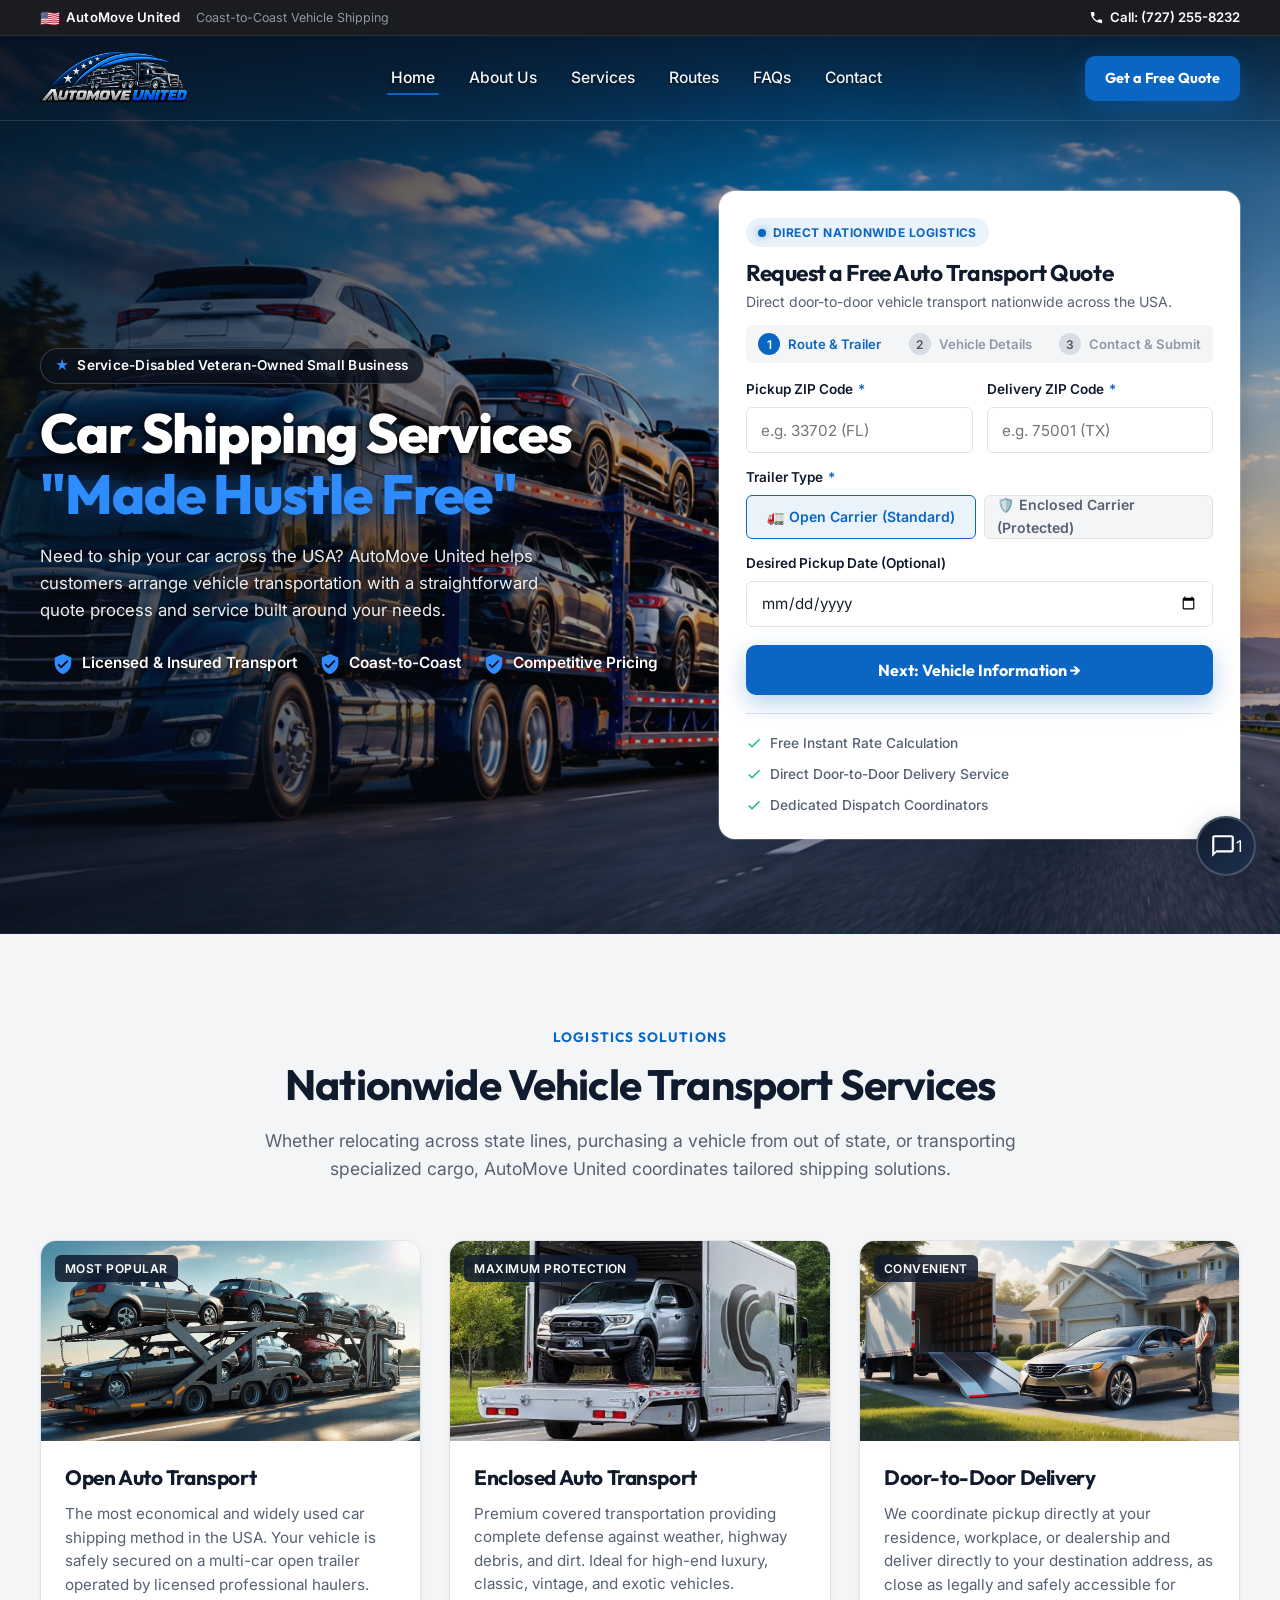
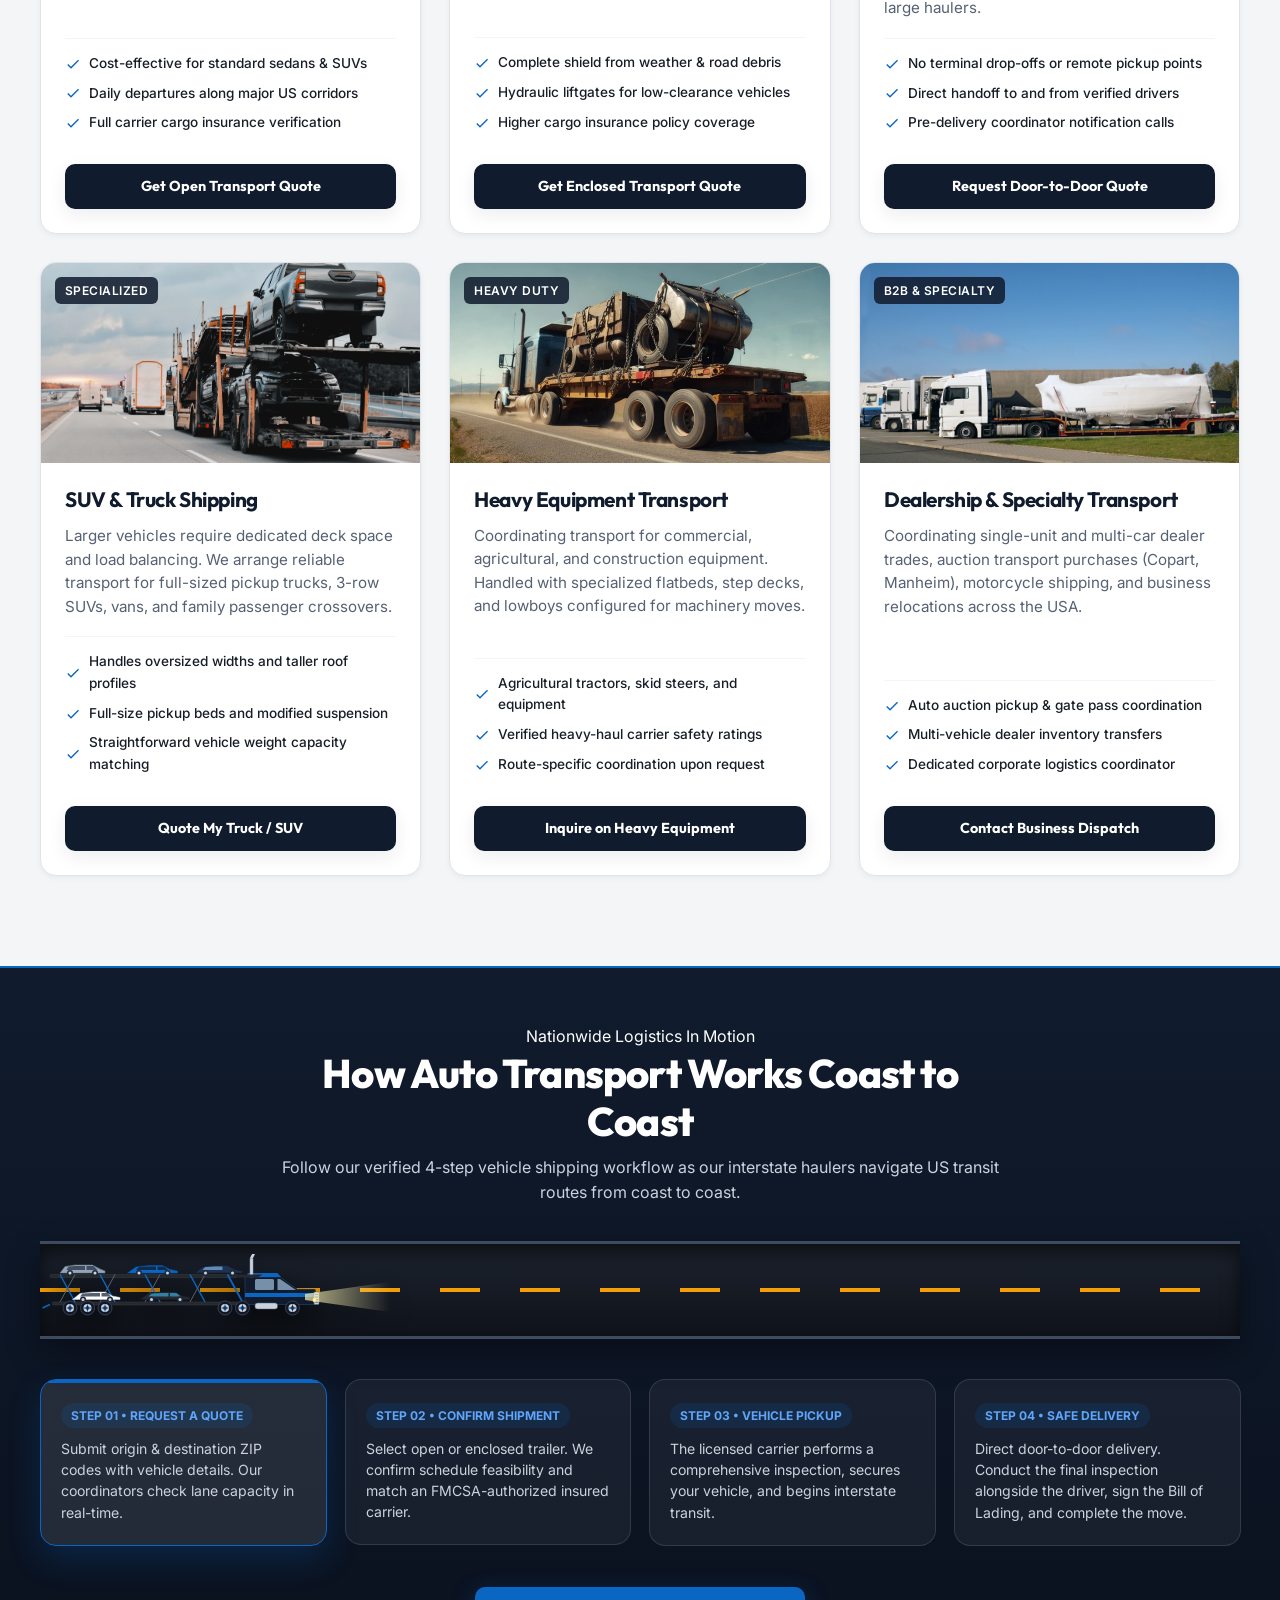
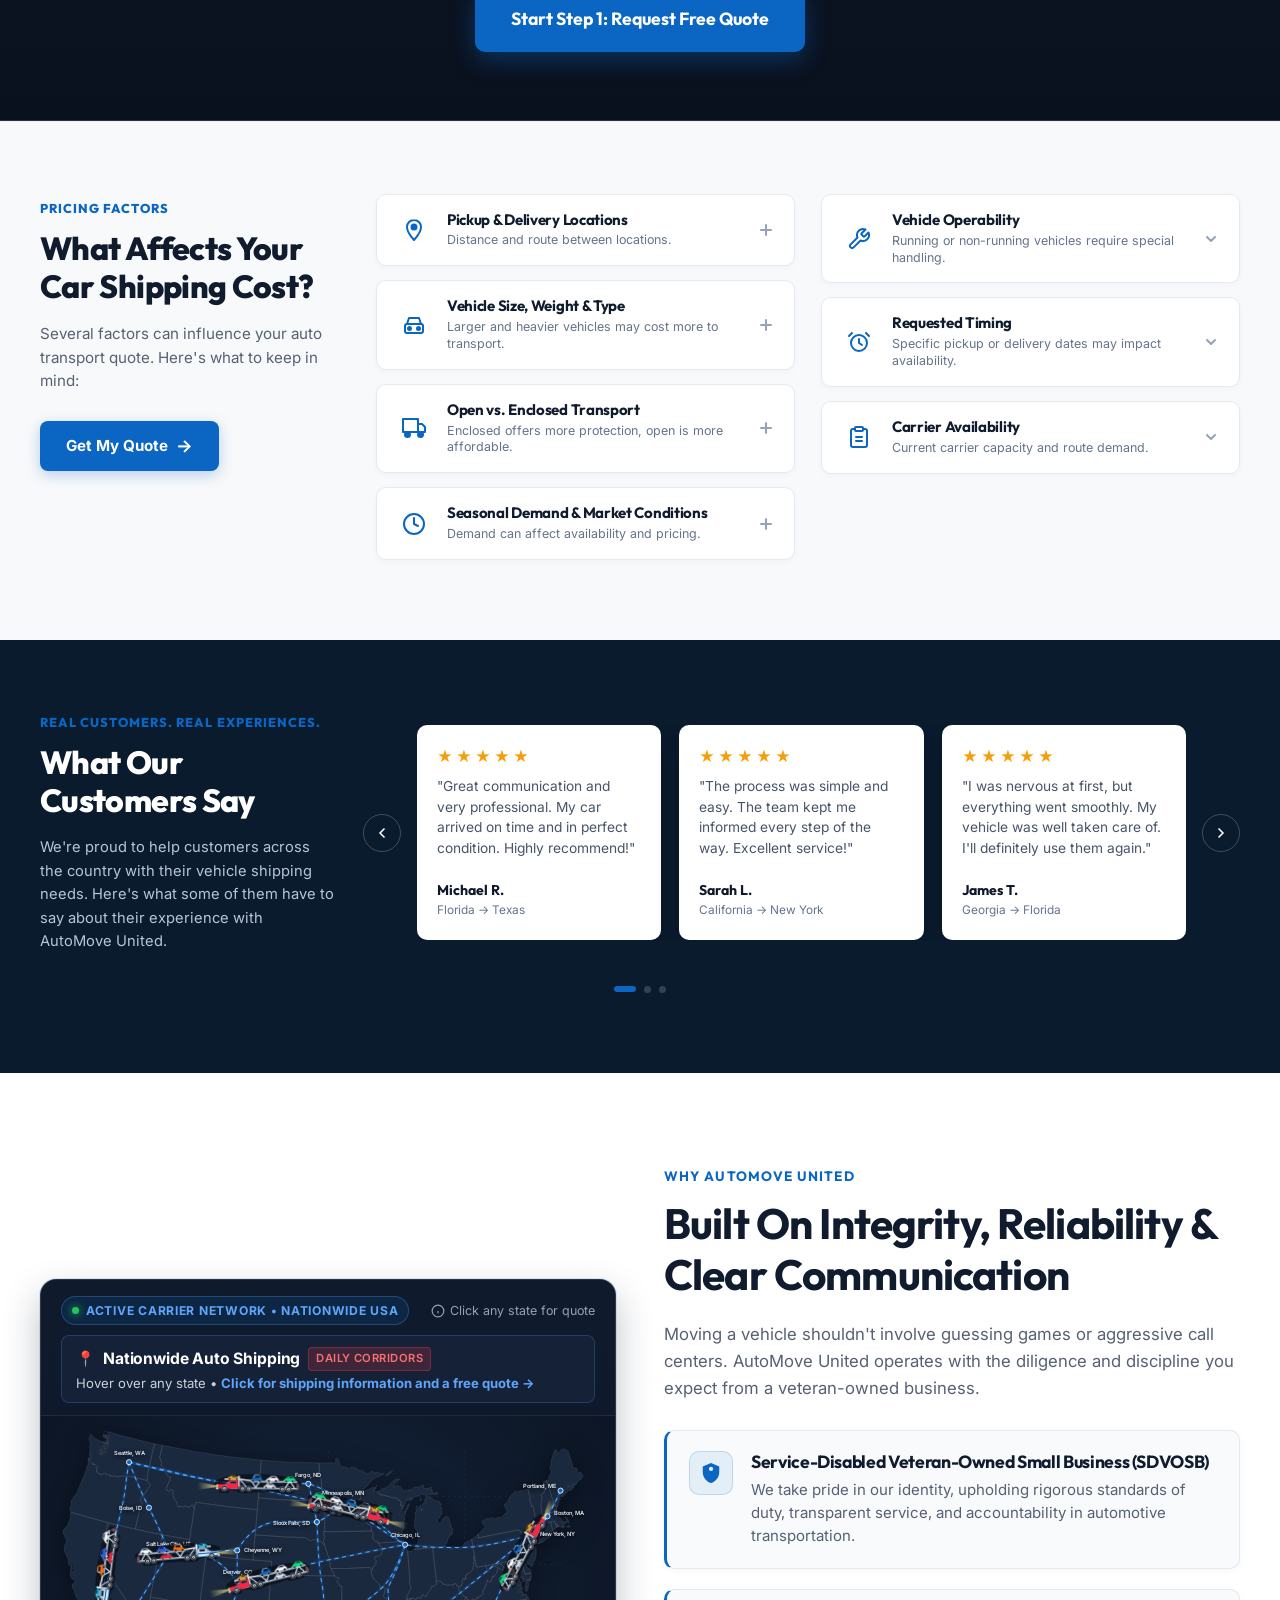
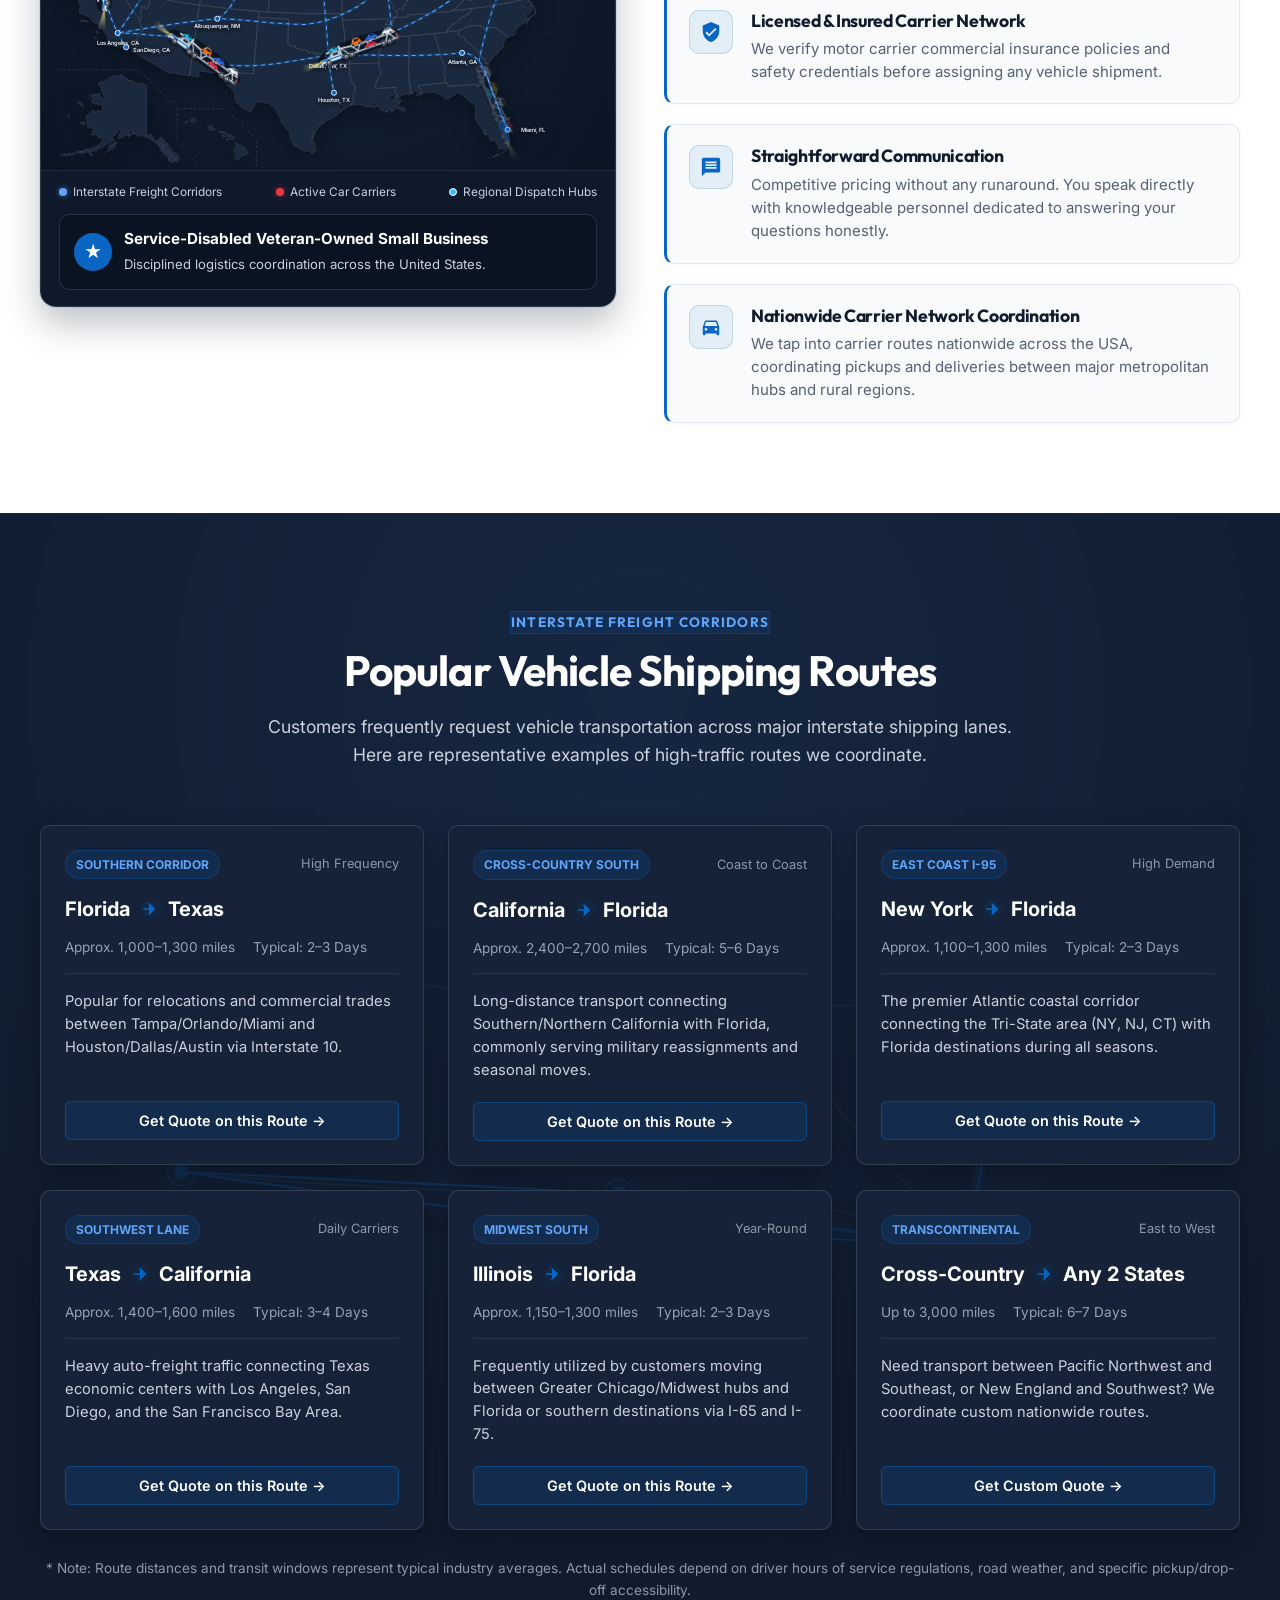
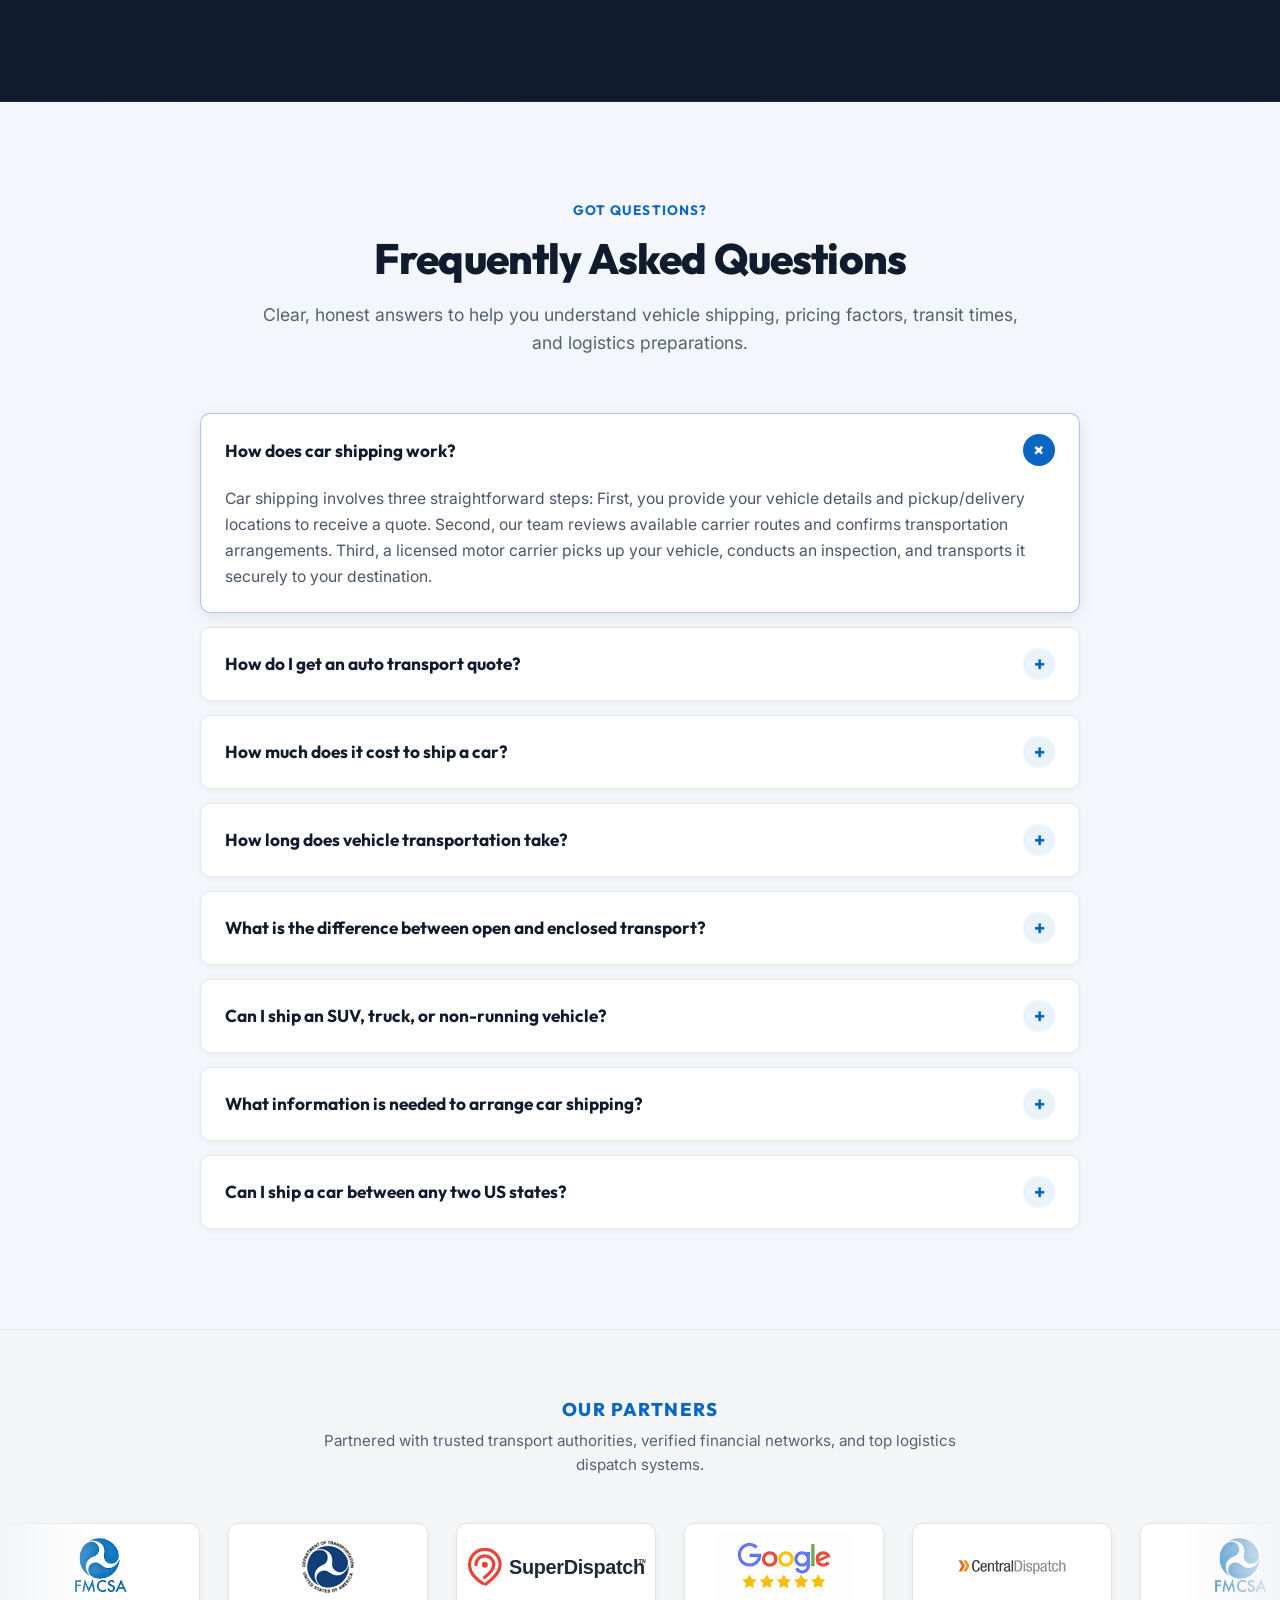
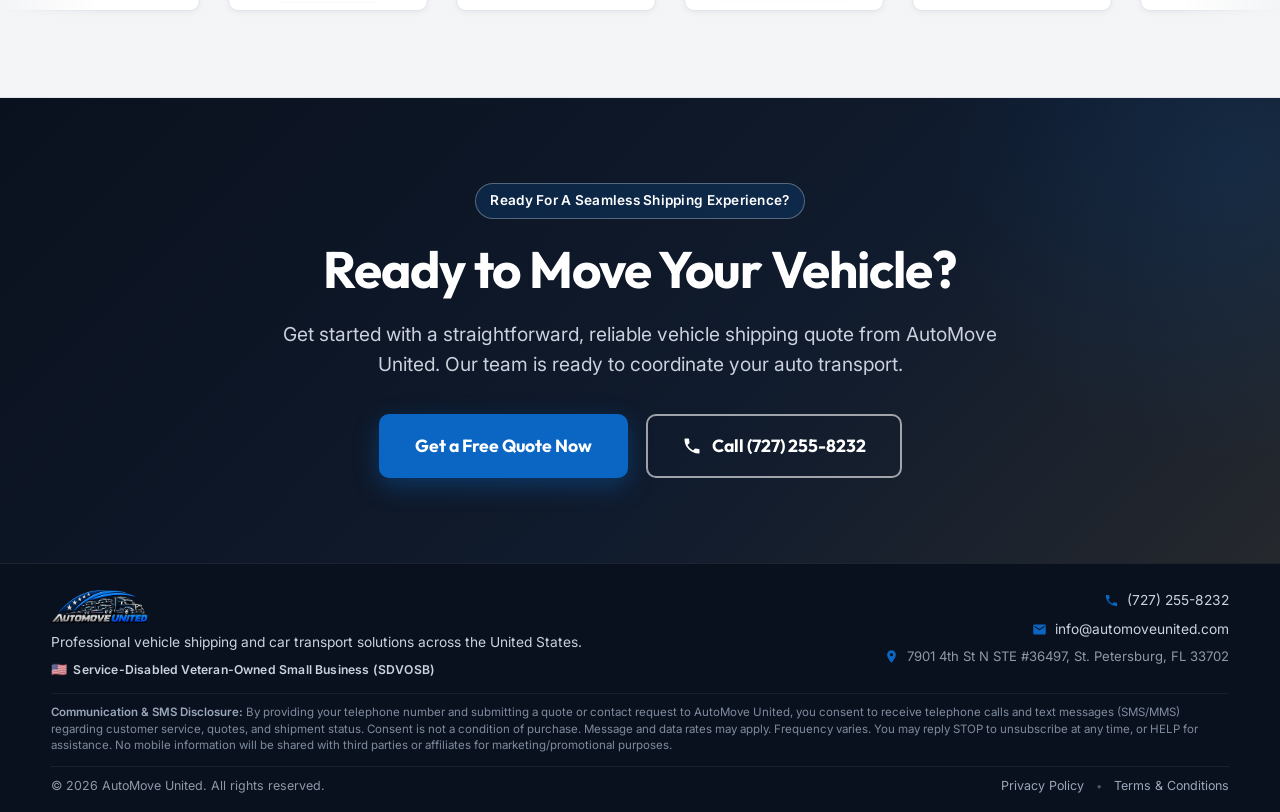
<file: index.html>
<!DOCTYPE html>
<html lang="en">

<head>
  <meta charset="utf-8">
  <title>AutoMove United | Car Shipping Services &amp; Auto Transport</title>
  <meta name="description"
    content="Need to ship your car across the USA? Request a fast, transparent vehicle shipping quote from AutoMove United. Service-Disabled Veteran-Owned Small Business.">
  <meta name="viewport" content="width=device-width, initial-scale=1">
  <link rel="canonical" href="https://automoveunited.com/">

  <!-- Open Graph / Social Sharing -->
  <meta property="og:type" content="website">
  <meta property="og:title" content="AutoMove United | Car Shipping Services &amp; Auto Transport">
  <meta property="og:description"
    content="Need to ship your car across the USA? AutoMove United provides straightforward vehicle transportation quotes and dependable car shipping logistics.">
  <meta property="og:url" content="https://automoveunited.com/">
  <meta property="og:image" content="https://automoveunited.com/images/AMU.png">
  <meta property="og:site_name" content="AutoMove United">

  <!-- Twitter Card -->
  <meta name="twitter:card" content="summary_large_image">
  <meta name="twitter:title" content="AutoMove United | Car Shipping Services &amp; Auto Transport">
  <meta name="twitter:description"
    content="Need to ship your car across the USA? Request a reliable auto transport quote from AutoMove United.">
  <meta name="twitter:image" content="https://automoveunited.com/images/AMU.png">

  <!-- Favicons -->
  <link href="images/favicon.png" rel="shortcut icon" type="image/x-icon">
  <link href="images/webclip.png" rel="apple-touch-icon">

  <!-- Stylesheets -->
  <link rel="stylesheet" href="css/amu-redesign.css?v=3.5">

  <!-- Google Analytics (GA4) -->
  <script async src="https://www.googletagmanager.com/gtag/js?id=G-W89MC73MGH"></script>
  <script>
    window.dataLayer = window.dataLayer || [];
    function gtag() { dataLayer.push(arguments); }
    gtag('js', new Date());
    gtag('config', 'G-W89MC73MGH');
  </script>

  <!-- Structured Data: AutoTransport / WebSite & FAQPage Schema -->
  <script type="application/ld+json">
  {
    "@context": "https://schema.org",
    "@graph": [
      {
        "@type": "WebSite",
        "@id": "https://automoveunited.com/#website",
        "url": "https://automoveunited.com/",
        "name": "AutoMove United",
        "description": "Professional car shipping services and vehicle logistics across the United States.",
        "publisher": {
          "@id": "https://automoveunited.com/#organization"
        }
      },
      {
        "@type": "AutoTransport",
        "@id": "https://automoveunited.com/#organization",
        "name": "AutoMove United",
        "url": "https://automoveunited.com/",
        "logo": "https://automoveunited.com/images/AMU.png",
        "image": "https://automoveunited.com/images/AMU.png",
        "telephone": "+1-727-255-8232",
        "email": "info@automoveunited.com",
        "description": "AutoMove United is a Service-Disabled Veteran-Owned Small Business providing dependable vehicle shipping and auto transport logistics across the United States.",
        "address": {
          "@type": "PostalAddress",
          "streetAddress": "7901 4th St N STE #36497",
          "addressLocality": "St. Petersburg",
          "addressRegion": "FL",
          "postalCode": "33702",
          "addressCountry": "US"
        },
        "areaServed": {
          "@type": "Country",
          "name": "United States"
        },
        "knowsAbout": [
          "Car Shipping",
          "Auto Transport",
          "Open Auto Transport",
          "Enclosed Auto Transport",
          "Interstate Vehicle Transportation",
          "Door-to-Door Vehicle Delivery"
        ]
      },
      {
        "@type": "FAQPage",
        "@id": "https://automoveunited.com/#faq",
        "mainEntity": [
          {
            "@type": "Question",
            "name": "How does car shipping work?",
            "acceptedAnswer": {
              "@type": "Answer",
              "text": "Car shipping involves three straightforward steps: First, you provide your vehicle details and pickup/delivery locations to receive a quote. Second, our team reviews available carrier routes and confirms transportation arrangements. Third, a licensed motor carrier picks up your vehicle, conducts an inspection, and transports it securely to your destination."
            }
          },
          {
            "@type": "Question",
            "name": "How do I get an auto transport quote?",
            "acceptedAnswer": {
              "@type": "Answer",
              "text": "You can get a free, no-obligation quote by completing the quick quote form on our website or by calling our dispatch team directly at (727) 255-8232. You will need the vehicle year, make, model, operable condition, origin ZIP code, and destination ZIP code."
            }
          },
          {
            "@type": "Question",
            "name": "How much does it cost to ship a car?",
            "acceptedAnswer": {
              "@type": "Answer",
              "text": "The cost to ship a car depends on total distance, vehicle size and weight, vehicle operating condition, carrier trailer type (open vs enclosed), seasonal demand, and fuel prices. Submitting your specific route and vehicle details allows us to provide an accurate, up-to-date quote based on current market capacity."
            }
          },
          {
            "@type": "Question",
            "name": "How long does vehicle transportation take?",
            "acceptedAnswer": {
              "@type": "Answer",
              "text": "Transit times vary primarily by total mileage. Short regional shipments (under 500 miles) typically take 1 to 3 days, medium-distance routes (500 to 1,500 miles) usually take 3 to 5 days, and cross-country shipments (over 2,000 miles) generally take 6 to 9 days, depending on route conditions, weather, and mandatory federal driver hours of service regulations."
            }
          },
          {
            "@type": "Question",
            "name": "What is the difference between open and enclosed transport?",
            "acceptedAnswer": {
              "@type": "Answer",
              "text": "Open transport is the most common and economical shipping method, where vehicles travel on open multi-car trailers. Enclosed transport protects vehicles inside a fully enclosed trailer, shielding them from road debris and weather. Enclosed transport is ideal for luxury, classic, exotic, or high-value automobiles."
            }
          },
          {
            "@type": "Question",
            "name": "Can I ship an SUV, truck, or non-running vehicle?",
            "acceptedAnswer": {
              "@type": "Answer",
              "text": "Yes. We coordinate transport for SUVs, light trucks, vans, and non-running (inoperable) vehicles. For inoperable cars, carriers must be equipped with specialized winching equipment to safely load and unload the vehicle, which should be noted during the quote request."
            }
          },
          {
            "@type": "Question",
            "name": "What information is needed to arrange car shipping?",
            "acceptedAnswer": {
              "@type": "Answer",
              "text": "To coordinate your vehicle shipment, you will need the exact vehicle year, make, model, whether it rolls and steers (operable), pickup and delivery ZIP codes or addresses, contact information for pickup and delivery coordinators, and your desired shipping timeframe."
            }
          },
          {
            "@type": "Question",
            "name": "Can I ship a car between any two US states?",
            "acceptedAnswer": {
              "@type": "Answer",
              "text": "Yes, AutoMove United coordinates auto transport across the United States. Whether moving across state lines or coast-to-coast, we arrange carrier routes connecting metropolitan areas and rural locations nationwide."
            }
          }
        ]
      }
    ]
  }
  </script>
</head>

<body>
  <!-- Top Announcement Bar -->
  <div class="amu-topbar">
    <div class="amu-container">
      <div class="amu-topbar-inner">
        <div class="amu-topbar-left">
          <span class="amu-topbar-pill"><span class="amu-topbar-flag">🇺🇸</span>AutoMove United</span>
          <span class="amu-topbar-meta">Coast-to-Coast Vehicle Shipping</span>
        </div>
        <div class="amu-topbar-right">
          <a href="tel:7272558232" class="amu-topbar-contact" aria-label="Call AutoMove United">
            <svg width="15" height="15" viewBox="0 0 24 24" fill="currentColor">
              <path
                d="M6.62 10.79a15.053 15.053 0 006.59 6.59l2.2-2.2a1 1 0 011.02-.24c1.12.37 2.33.57 3.57.57a1 1 0 011 1V20a1 1 0 01-1 1A17 17 0 013 4a1 1 0 011-1h3.5a1 1 0 011 1c0 1.25.2 2.45.57 3.57a1 1 0 01-.25 1.02l-2.2 2.2z" />
            </svg>
            Call: (727) 255-8232
          </a>
        </div>
      </div>
    </div>
  </div>

  <!-- Sticky Header & Navigation -->
  <header class="amu-header" id="amu-header">
    <div class="amu-container">
      <nav class="amu-nav-inner" aria-label="Main Navigation">
        <a href="index.html" class="amu-logo-link" aria-label="AutoMove United Homepage">
          <img src="images/AMU.png" alt="AutoMove United Official Logo" class="amu-logo-img">
        </a>

        <ul class="amu-nav-menu">
          <li><a href="index.html" class="amu-nav-link active">Home</a></li>
          <li><a href="about.html" class="amu-nav-link">About Us</a></li>
          <li><a href="services.html" class="amu-nav-link">Services</a></li>
          <li><a href="#popular-routes" class="amu-nav-link">Routes</a></li>
          <li><a href="#faq" class="amu-nav-link">FAQs</a></li>
          <li><a href="contact.html" class="amu-nav-link">Contact</a></li>
        </ul>

        <div class="amu-nav-actions">
          <a href="#amu-hero-quote-form" class="amu-btn amu-btn-primary amu-btn-sm amu-btn-glow"
            data-open-quote-modal>Get a
            Free Quote</a>
          <!-- Animated Hamburger Button -->
          <button class="amu-mobile-toggle" aria-label="Open mobile navigation menu" aria-expanded="false"
            type="button">
            <span class="amu-hamburger-box" aria-hidden="true">
              <span class="amu-hamburger-line"></span>
              <span class="amu-hamburger-line"></span>
              <span class="amu-hamburger-line"></span>
            </span>
          </button>
        </div>
      </nav>
    </div>
  </header>

  <!-- Mobile Drawer Menu -->
  <div class="amu-mobile-nav" id="amu-mobile-nav" role="dialog" aria-label="Mobile Navigation">
    <div>
      <div class="amu-mobile-header">
        <img src="images/AMU.png" alt="AutoMove United Official Logo" class="amu-mobile-logo">
        <button class="amu-mobile-close" aria-label="Close menu">&times;</button>
      </div>
      <ul class="amu-mobile-links">
        <li><a href="index.html" class="active"><span>Home</span><span aria-hidden="true">&rarr;</span></a></li>
        <li><a href="about.html"><span>About Us</span><span aria-hidden="true">&rarr;</span></a></li>
        <li><a href="services.html"><span>Services</span><span aria-hidden="true">&rarr;</span></a></li>
        <li><a href="#popular-routes"><span>Shipping Routes</span><span aria-hidden="true">&rarr;</span></a></li>
        <li><a href="#faq"><span>Frequently Asked Questions</span><span aria-hidden="true">&rarr;</span></a></li>
        <li><a href="contact.html"><span>Contact Us</span><span aria-hidden="true">&rarr;</span></a></li>
      </ul>
    </div>
    <div class="amu-mobile-footer">
      <a href="tel:7272558232" class="amu-mobile-call-btn">
        <svg width="18" height="18" viewBox="0 0 24 24" fill="currentColor" aria-hidden="true">
          <path
            d="M6.62 10.79a15.053 15.053 0 006.59 6.59l2.2-2.2a1 1 0 011.02-.24c1.12.37 2.33.57 3.57.57a1 1 0 011 1V20a1 1 0 01-1 1A17 17 0 013 4a1 1 0 011-1h3.5a1 1 0 011 1c0 1.25.2 2.45.57 3.57a1 1 0 01-.25 1.02l-2.2 2.2z" />
        </svg>
        Call Dispatch: (727) 255-8232
      </a>
      <a href="#amu-hero-quote-form" class="amu-btn amu-btn-primary amu-btn-full amu-btn-glow" data-open-quote-modal>Get
        a Free
        Quote</a>
      <p style="font-size:0.75rem; color:#8E98A8; text-align:center; margin-top:8px; margin-bottom:0;">
        🇺🇸 Service-Disabled Veteran-Owned Small Business
      </p>
    </div>
  </div>


  <main>
    <!-- Section 1: Hero Section + Quick Quote Form -->
    <section class="amu-hero" id="quote-section">
      <!-- Animated Cinematic Depth Background Layer -->
      <div class="amu-hero-bg-layer" aria-hidden="true"></div>

      <div class="amu-container">
        <div class="amu-hero-inner">

          <!-- Hero Text Column -->
          <div class="amu-hero-content">
            <div class="amu-hero-tag">
              <span class="amu-badge amu-badge-sdvosb">
                <span class="star-icon">★</span> Service-Disabled Veteran-Owned Small Business
              </span>
            </div>

            <h1 class="amu-hero-title">
              Car Shipping Services<br><span class="highlight-blue">"Made Hustle Free"</span>
            </h1>

            <p class="amu-hero-desc">
              Need to ship your car across the USA? AutoMove United helps customers arrange vehicle transportation with
              a straightforward quote process and service built around your needs.
            </p>

            <div class="amu-hero-trust-bar">
              <div class="amu-hero-trust-item">
                <svg width="22" height="22" viewBox="0 0 24 24" fill="currentColor" aria-hidden="true">
                  <path
                    d="M12 1L3 5v6c0 5.55 3.84 10.74 9 12 5.16-1.26 9-6.45 9-12V5l-9-4zm-2 16l-4-4 1.41-1.41L10 14.17l6.59-6.59L18 9l-8 8z" />
                </svg>
                <span>Licensed &amp; Insured Transport</span>
              </div>
              <div class="amu-hero-trust-item">
                <svg width="22" height="22" viewBox="0 0 24 24" fill="currentColor" aria-hidden="true">
                  <path
                    d="M12 1L3 5v6c0 5.55 3.84 10.74 9 12 5.16-1.26 9-6.45 9-12V5l-9-4zm-2 16l-4-4 1.41-1.41L10 14.17l6.59-6.59L18 9l-8 8z" />
                </svg>
                <span>Coast-to-Coast</span>
              </div>
              <div class="amu-hero-trust-item">
                <svg width="22" height="22" viewBox="0 0 24 24" fill="currentColor" aria-hidden="true">
                  <path
                    d="M12 1L3 5v6c0 5.55 3.84 10.74 9 12 5.16-1.26 9-6.45 9-12V5l-9-4zm-2 16l-4-4 1.41-1.41L10 14.17l6.59-6.59L18 9l-8 8z" />
                </svg>
                <span>Competitive Pricing</span>
              </div>
            </div>
          </div>

          <!-- Hero Quote Form Column -->
          <div class="amu-hero-form-card" id="hero-quote-card">
            <div class="amu-hero-form-header">
              <div class="amu-starter-badge">
                <span class="amu-starter-dot" aria-hidden="true"></span>
                <span>Direct Nationwide Logistics</span>
              </div>
              <h2 class="amu-hero-form-title">Request a Free Auto Transport Quote</h2>
              <p class="amu-hero-form-subtitle">Direct door-to-door vehicle transport nationwide across the USA.
              </p>
            </div>

            <!-- Dynamic State Context Chip / Badge -->
            <div class="amu-modal-state-badge" id="amu-modal-state-badge" style="display:none;">
              <span>📍 Selected State: <strong id="amu-modal-state-name">New York</strong> (Pre-filled as Pickup
                location)</span>
              <button type="button" class="amu-modal-state-clear" id="amu-modal-state-clear"
                aria-label="Clear selected state" title="Clear selected state">&times;</button>
            </div>

            <!-- Form Multi-Step Progress Tracker -->
            <div class="amu-form-progress" aria-hidden="true">
              <div class="amu-progress-step active" data-step-indicator="1">
                <span class="amu-step-num">1</span>
                <span>Route &amp; Trailer</span>
              </div>
              <div class="amu-progress-step" data-step-indicator="2">
                <span class="amu-step-num">2</span>
                <span>Vehicle Details</span>
              </div>
              <div class="amu-progress-step" data-step-indicator="3">
                <span class="amu-step-num">3</span>
                <span>Contact &amp; Submit</span>
              </div>
            </div>

            <form id="amu-hero-quote-form" method="post" novalidate>
              <!-- Anti-Spam Honeypot Field -->
              <div class="amu-hp" aria-hidden="true">
                <label for="amu-hp-website">Leave blank</label>
                <input type="text" id="amu-hp-website" class="amu-hp-input" name="amu_website_field" tabindex="-1"
                  autocomplete="off">
              </div>

              <!-- STEP 1: ROUTE & TRAILER TYPE -->
              <div class="amu-form-step active" data-step="1">
                <div class="amu-form-grid">
                  <div class="amu-form-group">
                    <label class="amu-form-label" for="hero-pick-zip">
                      Pickup ZIP Code <span class="req">*</span>
                    </label>
                    <input type="text" id="hero-pick-zip" name="Pick-Up-ZIP-Code" class="amu-form-control"
                      placeholder="e.g. 33702 (FL)" maxlength="10" inputmode="numeric" pattern="[0-9]*"
                      autocomplete="postal-code" required>
                  </div>
                  <div class="amu-form-group">
                    <label class="amu-form-label" for="hero-drop-zip">
                      Delivery ZIP Code <span class="req">*</span>
                    </label>
                    <input type="text" id="hero-drop-zip" name="Drop-Off-Zip-Code" class="amu-form-control"
                      placeholder="e.g. 75001 (TX)" maxlength="10" inputmode="numeric" pattern="[0-9]*"
                      autocomplete="postal-code" required>
                  </div>
                </div>

                <div class="amu-form-group">
                  <label class="amu-form-label">
                    Trailer Type <span class="req">*</span>
                  </label>
                  <div class="amu-radio-pills">
                    <label class="amu-radio-pill">
                      <input type="radio" name="Trailer-Type" value="Open" checked>
                      <span class="amu-radio-pill-box">
                        <span>🚛 Open Carrier (Standard)</span>
                      </span>
                    </label>
                    <label class="amu-radio-pill">
                      <input type="radio" name="Trailer-Type" value="Enclosed">
                      <span class="amu-radio-pill-box">
                        <span>🛡️ Enclosed Carrier (Protected)</span>
                      </span>
                    </label>
                  </div>
                </div>

                <div class="amu-form-group">
                  <label class="amu-form-label" for="hero-date">
                    Desired Pickup Date (Optional)
                  </label>
                  <input type="date" id="hero-date" name="Preferred Vehicle Delivery Date" class="amu-form-control">
                </div>

                <div class="amu-form-nav">
                  <button type="button" class="amu-btn amu-btn-primary amu-btn-full amu-next-step-1">
                    Next: Vehicle Information &rarr;
                  </button>
                </div>
              </div>

              <!-- STEP 2: VEHICLE DETAILS -->
              <div class="amu-form-step" data-step="2">
                <div class="amu-form-grid">
                  <div class="amu-form-group">
                    <label class="amu-form-label" for="hero-vehicle-year">
                      Vehicle Year <span class="req">*</span>
                    </label>
                    <select id="hero-vehicle-year" name="Vehicle Make (Year)" class="amu-form-control amu-year-select"
                      required>
                      <option value="">Select Year</option>
                    </select>
                  </div>
                  <div class="amu-form-group">
                    <label class="amu-form-label" for="hero-vehicle-make">
                      Vehicle Make <span class="req">*</span>
                    </label>
                    <input type="text" id="hero-vehicle-make" name="Vehicle-Make-Brand" class="amu-form-control"
                      placeholder="e.g. Ford, Toyota, BMW" autocomplete="off" required>
                  </div>
                </div>

                <div class="amu-form-grid">
                  <div class="amu-form-group">
                    <label class="amu-form-label" for="hero-vehicle-model">
                      Vehicle Model <span class="req">*</span>
                    </label>
                    <input type="text" id="hero-vehicle-model" name="Vehicle-Model" class="amu-form-control"
                      placeholder="e.g. F-150, Camry, X5" autocomplete="off" required>
                  </div>
                  <div class="amu-form-group">
                    <label class="amu-form-label">
                      Condition (Operable?) <span class="req">*</span>
                    </label>
                    <div class="amu-radio-pills">
                      <label class="amu-radio-pill">
                        <input type="radio" name="Operable" value="Yes" checked>
                        <span class="amu-radio-pill-box">✓ Running</span>
                      </label>
                      <label class="amu-radio-pill">
                        <input type="radio" name="Operable" value="No">
                        <span class="amu-radio-pill-box">✕ Inoperable</span>
                      </label>
                    </div>
                  </div>
                </div>

                <div class="amu-form-group">
                  <label class="amu-form-label" for="hero-priority">
                    Delivery Priority
                  </label>
                  <select id="hero-priority" name="Delivery-Priority" class="amu-form-control">
                    <option value="Standard">Standard Schedule (Most Economical)</option>
                    <option value="High">High Priority / Expedited</option>
                    <option value="Flexible">Flexible Window</option>
                  </select>
                </div>

                <div class="amu-form-nav">
                  <button type="button" class="amu-btn amu-btn-outline-dark amu-prev-step-2">&larr; Back</button>
                  <button type="button" class="amu-btn amu-btn-primary amu-next-step-2">Next: Contact Details
                    &rarr;</button>
                </div>
              </div>

              <!-- STEP 3: CONTACT & SUBMIT -->
              <div class="amu-form-step" data-step="3">
                <div class="amu-form-group">
                  <label class="amu-form-label" for="hero-name">
                    Full Name <span class="req">*</span>
                  </label>
                  <input type="text" id="hero-name" name="Full-Name-rq" class="amu-form-control"
                    placeholder="Your full name" autocomplete="name" required>
                </div>

                <div class="amu-form-grid">
                  <div class="amu-form-group">
                    <label class="amu-form-label" for="hero-email">
                      Email Address <span class="req">*</span>
                    </label>
                    <input type="email" id="hero-email" name="Email-rq" class="amu-form-control"
                      placeholder="name@example.com" autocomplete="email" required>
                  </div>
                  <div class="amu-form-group">
                    <label class="amu-form-label" for="hero-phone">
                      Phone Number <span class="req">*</span>
                    </label>
                    <input type="tel" id="hero-phone" name="Phone-rq" class="amu-form-control"
                      placeholder="(555) 000-0000" autocomplete="tel" inputmode="tel" required>
                  </div>
                </div>

                <div class="amu-form-group">
                  <label class="amu-form-label" for="hero-notes">
                    Additional Shipment Notes (Optional)
                  </label>
                  <textarea id="hero-notes" name="Additional-Requests" class="amu-form-control" rows="2"
                    placeholder="Lift kit, low clearance, pickup date notes, etc."></textarea>
                </div>

                <div class="amu-form-group">
                  <label class="amu-checkbox-label" for="hero-sms-consent">
                    <input type="checkbox" id="hero-sms-consent" name="sms_consent" required checked>
                    <span>
                      By checking this box, you agree to receive text messages about customer care &amp; delivery
                      notifications from AutoMove United. Reply STOP to opt out, HELP for help. Message &amp; data rates
                      may apply. Frequency varies. See our <a href="privacy-policy.html">Privacy Policy</a> and <a
                        href="terms-and-conditions.html">Terms &amp; Conditions</a>.
                    </span>
                  </label>
                </div>

                <div class="amu-form-nav">
                  <button type="button" class="amu-btn amu-btn-outline-dark amu-prev-step-3">&larr; Back</button>
                  <button type="submit" class="amu-btn amu-btn-primary amu-submit-quote-btn">
                    Submit Quote Request
                  </button>
                </div>
              </div>

              <!-- Real-time Submission Feedback Box -->
              <div class="amu-form-status" role="alert" aria-live="polite"></div>
            </form>

            <div class="amu-starter-perks">
              <div class="amu-starter-perk">
                <svg width="16" height="16" viewBox="0 0 24 24" fill="currentColor" aria-hidden="true">
                  <path d="M9 16.17L4.83 12l-1.42 1.41L9 19 21 7l-1.41-1.41z" />
                </svg>
                <span>Free Instant Rate Calculation</span>
              </div>
              <div class="amu-starter-perk">
                <svg width="16" height="16" viewBox="0 0 24 24" fill="currentColor" aria-hidden="true">
                  <path d="M9 16.17L4.83 12l-1.42 1.41L9 19 21 7l-1.41-1.41z" />
                </svg>
                <span>Direct Door-to-Door Delivery Service</span>
              </div>
              <div class="amu-starter-perk">
                <svg width="16" height="16" viewBox="0 0 24 24" fill="currentColor" aria-hidden="true">
                  <path d="M9 16.17L4.83 12l-1.42 1.41L9 19 21 7l-1.41-1.41z" />
                </svg>
                <span>Dedicated Dispatch Coordinators</span>
              </div>
            </div>
          </div>

        </div>
      </div>
    </section>

    <!-- Section 2: Services Section -->
    <section class="amu-section amu-section-grey" id="services">
      <div class="amu-container">
        <div class="amu-section-header amu-reveal">
          <span class="amu-section-tag">Logistics Solutions</span>
          <h2 class="amu-section-title">Nationwide Vehicle Transport Services</h2>
          <p class="amu-section-subtitle">
            Whether relocating across state lines, purchasing a vehicle from out of state, or transporting specialized
            cargo, AutoMove United coordinates tailored shipping solutions.
          </p>
        </div>

        <div class="amu-services-grid amu-stagger-group">
          <!-- Service 1: Open Auto Transport -->
          <article class="amu-service-card amu-stagger-item">
            <div class="amu-service-img-wrap">
              <img src="images/open-trailer---cl.webp"
                alt="Open auto transport carrier trailer with multiple vehicles on interstate highway" loading="lazy">
              <span class="amu-service-badge">Most Popular</span>
            </div>
            <div class="amu-service-body">
              <h3 class="amu-service-title">Open Auto Transport</h3>
              <p class="amu-service-desc">
                The most economical and widely used car shipping method in the USA. Your vehicle is safely secured on a
                multi-car open trailer operated by licensed professional haulers.
              </p>
              <ul class="amu-service-features">
                <li><svg width="16" height="16" viewBox="0 0 24 24" fill="currentColor">
                    <path d="M9 16.17L4.83 12l-1.42 1.41L9 19 21 7l-1.41-1.41z" />
                  </svg> Cost-effective for standard sedans &amp; SUVs</li>
                <li><svg width="16" height="16" viewBox="0 0 24 24" fill="currentColor">
                    <path d="M9 16.17L4.83 12l-1.42 1.41L9 19 21 7l-1.41-1.41z" />
                  </svg> Daily departures along major US corridors</li>
                <li><svg width="16" height="16" viewBox="0 0 24 24" fill="currentColor">
                    <path d="M9 16.17L4.83 12l-1.42 1.41L9 19 21 7l-1.41-1.41z" />
                  </svg> Full carrier cargo insurance verification</li>
              </ul>
              <div class="amu-service-footer">
                <a href="#quote-modal" class="amu-btn amu-btn-navy amu-btn-sm amu-btn-full" data-open-quote-modal
                  data-trailer="Open" data-quote-title="Get an Open Transport Quote">Get Open Transport Quote</a>
              </div>
            </div>
          </article>

          <!-- Service 2: Enclosed Auto Transport -->
          <article class="amu-service-card amu-stagger-item">
            <div class="amu-service-img-wrap">
              <img src="images/enclosed-transport-cl.webp"
                alt="Enclosed car transport trailer for luxury and classic vehicles" loading="lazy">
              <span class="amu-service-badge">Maximum Protection</span>
            </div>
            <div class="amu-service-body">
              <h3 class="amu-service-title">Enclosed Auto Transport</h3>
              <p class="amu-service-desc">
                Premium covered transportation providing complete defense against weather, highway debris, and dirt.
                Ideal for high-end luxury, classic, vintage, and exotic vehicles.
              </p>
              <ul class="amu-service-features">
                <li><svg width="16" height="16" viewBox="0 0 24 24" fill="currentColor">
                    <path d="M9 16.17L4.83 12l-1.42 1.41L9 19 21 7l-1.41-1.41z" />
                  </svg> Complete shield from weather &amp; road debris</li>
                <li><svg width="16" height="16" viewBox="0 0 24 24" fill="currentColor">
                    <path d="M9 16.17L4.83 12l-1.42 1.41L9 19 21 7l-1.41-1.41z" />
                  </svg> Hydraulic liftgates for low-clearance vehicles</li>
                <li><svg width="16" height="16" viewBox="0 0 24 24" fill="currentColor">
                    <path d="M9 16.17L4.83 12l-1.42 1.41L9 19 21 7l-1.41-1.41z" />
                  </svg> Higher cargo insurance policy coverage</li>
              </ul>
              <div class="amu-service-footer">
                <a href="#quote-modal" class="amu-btn amu-btn-navy amu-btn-sm amu-btn-full" data-open-quote-modal
                  data-trailer="Enclosed" data-quote-title="Get an Enclosed Transport Quote">Get Enclosed Transport
                  Quote</a>
              </div>
            </div>
          </article>

          <!-- Service 3: Door-to-Door Vehicle Delivery -->
          <article class="amu-service-card amu-stagger-item">
            <div class="amu-service-img-wrap">
              <img src="images/door-to-door-cl.webp"
                alt="Door to door car shipping carrier unloading outside customer home" loading="lazy">
              <span class="amu-service-badge">Convenient</span>
            </div>
            <div class="amu-service-body">
              <h3 class="amu-service-title">Door-to-Door Delivery</h3>
              <p class="amu-service-desc">
                We coordinate pickup directly at your residence, workplace, or dealership and deliver directly to your
                destination address, as close as legally and safely accessible for large haulers.
              </p>
              <ul class="amu-service-features">
                <li><svg width="16" height="16" viewBox="0 0 24 24" fill="currentColor">
                    <path d="M9 16.17L4.83 12l-1.42 1.41L9 19 21 7l-1.41-1.41z" />
                  </svg> No terminal drop-offs or remote pickup points</li>
                <li><svg width="16" height="16" viewBox="0 0 24 24" fill="currentColor">
                    <path d="M9 16.17L4.83 12l-1.42 1.41L9 19 21 7l-1.41-1.41z" />
                  </svg> Direct handoff to and from verified drivers</li>
                <li><svg width="16" height="16" viewBox="0 0 24 24" fill="currentColor">
                    <path d="M9 16.17L4.83 12l-1.42 1.41L9 19 21 7l-1.41-1.41z" />
                  </svg> Pre-delivery coordinator notification calls</li>
              </ul>
              <div class="amu-service-footer">
                <a href="#quote-modal" class="amu-btn amu-btn-navy amu-btn-sm amu-btn-full" data-open-quote-modal
                  data-quote-title="Request Door-to-Door Transport Quote">Request Door-to-Door Quote</a>
              </div>
            </div>
          </article>

          <!-- Service 4: SUV, Truck & Family Vehicle Transport -->
          <article class="amu-service-card amu-stagger-item">
            <div class="amu-service-img-wrap">
              <img src="images/premium-1-adobe.webp"
                alt="Full-size truck and family SUV transport on professional commercial hauler" loading="lazy">
              <span class="amu-service-badge">Specialized</span>
            </div>
            <div class="amu-service-body">
              <h3 class="amu-service-title">SUV &amp; Truck Shipping</h3>
              <p class="amu-service-desc">
                Larger vehicles require dedicated deck space and load balancing. We arrange reliable transport for
                full-sized pickup trucks, 3-row SUVs, vans, and family passenger crossovers.
              </p>
              <ul class="amu-service-features">
                <li><svg width="16" height="16" viewBox="0 0 24 24" fill="currentColor">
                    <path d="M9 16.17L4.83 12l-1.42 1.41L9 19 21 7l-1.41-1.41z" />
                  </svg> Handles oversized widths and taller roof profiles</li>
                <li><svg width="16" height="16" viewBox="0 0 24 24" fill="currentColor">
                    <path d="M9 16.17L4.83 12l-1.42 1.41L9 19 21 7l-1.41-1.41z" />
                  </svg> Full-size pickup beds and modified suspension</li>
                <li><svg width="16" height="16" viewBox="0 0 24 24" fill="currentColor">
                    <path d="M9 16.17L4.83 12l-1.42 1.41L9 19 21 7l-1.41-1.41z" />
                  </svg> Straightforward vehicle weight capacity matching</li>
              </ul>
              <div class="amu-service-footer">
                <a href="#quote-modal" class="amu-btn amu-btn-navy amu-btn-sm amu-btn-full" data-open-quote-modal
                  data-quote-title="Quote My Truck / SUV Transport">Quote My Truck / SUV</a>
              </div>
            </div>
          </article>

          <!-- Service 5: Heavy Equipment & Specialized Freight -->
          <article class="amu-service-card amu-stagger-item">
            <div class="amu-service-img-wrap">
              <img src="images/heavy-equipment-cl.webp"
                alt="Heavy equipment and industrial machinery transport on flatbed trailer" loading="lazy">
              <span class="amu-service-badge">Heavy Duty</span>
            </div>
            <div class="amu-service-body">
              <h3 class="amu-service-title">Heavy Equipment Transport</h3>
              <p class="amu-service-desc">
                Coordinating transport for commercial, agricultural, and construction equipment. Handled with
                specialized flatbeds, step decks, and lowboys configured for machinery moves.
              </p>
              <ul class="amu-service-features">
                <li><svg width="16" height="16" viewBox="0 0 24 24" fill="currentColor">
                    <path d="M9 16.17L4.83 12l-1.42 1.41L9 19 21 7l-1.41-1.41z" />
                  </svg> Agricultural tractors, skid steers, and equipment</li>
                <li><svg width="16" height="16" viewBox="0 0 24 24" fill="currentColor">
                    <path d="M9 16.17L4.83 12l-1.42 1.41L9 19 21 7l-1.41-1.41z" />
                  </svg> Verified heavy-haul carrier safety ratings</li>
                <li><svg width="16" height="16" viewBox="0 0 24 24" fill="currentColor">
                    <path d="M9 16.17L4.83 12l-1.42 1.41L9 19 21 7l-1.41-1.41z" />
                  </svg> Route-specific coordination upon request</li>
              </ul>
              <div class="amu-service-footer">
                <a href="#quote-modal" class="amu-btn amu-btn-navy amu-btn-sm amu-btn-full" data-open-quote-modal
                  data-quote-title="Inquire on Heavy Equipment Transport">Inquire on Heavy Equipment</a>
              </div>
            </div>
          </article>

          <!-- Service 6: Dealership & Commercial Fleet Coordination -->
          <article class="amu-service-card amu-stagger-item">
            <div class="amu-service-img-wrap">
              <img src="images/MotorcyclesBoats.webp"
                alt="Motorcycles, specialty vehicles, and dealership inventory shipping" loading="lazy">
              <span class="amu-service-badge">B2B &amp; Specialty</span>
            </div>
            <div class="amu-service-body">
              <h3 class="amu-service-title">Dealership &amp; Specialty Transport</h3>
              <p class="amu-service-desc">
                Coordinating single-unit and multi-car dealer trades, auction transport purchases (Copart, Manheim),
                motorcycle shipping, and business relocations across the USA.
              </p>
              <ul class="amu-service-features">
                <li><svg width="16" height="16" viewBox="0 0 24 24" fill="currentColor">
                    <path d="M9 16.17L4.83 12l-1.42 1.41L9 19 21 7l-1.41-1.41z" />
                  </svg> Auto auction pickup &amp; gate pass coordination</li>
                <li><svg width="16" height="16" viewBox="0 0 24 24" fill="currentColor">
                    <path d="M9 16.17L4.83 12l-1.42 1.41L9 19 21 7l-1.41-1.41z" />
                  </svg> Multi-vehicle dealer inventory transfers</li>
                <li><svg width="16" height="16" viewBox="0 0 24 24" fill="currentColor">
                    <path d="M9 16.17L4.83 12l-1.42 1.41L9 19 21 7l-1.41-1.41z" />
                  </svg> Dedicated corporate logistics coordinator</li>
              </ul>
              <div class="amu-service-footer">
                <a href="contact.html" class="amu-btn amu-btn-navy amu-btn-sm amu-btn-full">Contact Business
                  Dispatch</a>
              </div>
            </div>
          </article>
        </div>
      </div>
    </section>

    <!-- Section 3: Signature Interstate Highway Car-Carrier Animation & 4-Step Process -->
    <section class="amu-highway-section" id="how-it-works">
      <div class="amu-container">
        <div class="amu-highway-header amu-reveal">
          <span class="amu-highway-tag">Nationwide Logistics In Motion</span>
          <h2 class="amu-highway-title">How Auto Transport Works Coast to Coast</h2>
          <p class="amu-highway-subtitle">
            Follow our verified 4-step vehicle shipping workflow as our interstate haulers navigate US transit routes
            from coast to coast.
          </p>
        </div>

        <!-- The Interactive Highway Corridor -->
        <div class="amu-highway-corridor" id="amu-highway-corridor" aria-label="Interactive Interstate Vehicle Hauler">
          <div class="amu-highway-road">
            <div class="amu-highway-stripes" aria-hidden="true"></div>

            <!-- Realistic Multi-Level Car Hauler Semi-Truck SVG -->
            <div class="amu-truck-vehicle" id="amu-truck-vehicle">
              <div class="amu-truck-headlight-beam" aria-hidden="true"></div>
              <svg viewBox="0 0 560 160" width="100%" height="100%" fill="none" xmlns="http://www.w3.org/2000/svg">
                <!-- Semi Tractor Cab (Front at Right, facing forward) -->
                <g class="amu-truck-cab">
                  <path d="M410 70 L480 70 L515 95 L550 95 L555 125 L410 125 Z" fill="#101B2D" stroke="#1E314F"
                    stroke-width="2" />
                  <path d="M415 62 L475 62 L482 70 L415 70 Z" fill="#0A66C2" />
                  <path d="M410 102 L552 102 L554 110 L410 110 Z" fill="#0A66C2" />
                  <path d="M480 74 L512 96 L475 96 L475 74 Z" fill="#89A5C0" opacity="0.85" />
                  <rect x="430" y="74" width="38" height="22" rx="3" fill="#89A5C0" opacity="0.85" />
                  <rect x="548" y="100" width="10" height="25" rx="2" fill="#CBD2DE" stroke="#566173"
                    stroke-width="1.5" />
                  <line x1="550" y1="105" x2="556" y2="105" stroke="#101B2D" stroke-width="1.5" />
                  <line x1="550" y1="110" x2="556" y2="110" stroke="#101B2D" stroke-width="1.5" />
                  <line x1="550" y1="115" x2="556" y2="115" stroke="#101B2D" stroke-width="1.5" />
                  <line x1="550" y1="120" x2="556" y2="120" stroke="#101B2D" stroke-width="1.5" />
                  <rect x="546" y="112" width="6" height="8" rx="2" fill="#FFF7C2" stroke="#F59E0B" stroke-width="1" />
                  <rect x="420" y="32" width="6" height="38" rx="2" fill="#CBD2DE" stroke="#8E98A8" stroke-width="1" />
                  <path d="M420 32 L426 32 L430 24 L424 24 Z" fill="#CBD2DE" />
                  <rect x="430" y="122" width="45" height="12" rx="5" fill="#CBD2DE" stroke="#566173"
                    stroke-width="1" />
                </g>

                <!-- Double-Decker Car Carrier Trailer Frame -->
                <g class="amu-truck-trailer">
                  <rect x="25" y="120" width="380" height="6" rx="2" fill="#25282D" stroke="#363A42" stroke-width="1" />
                  <rect x="20" y="65" width="375" height="6" rx="2" fill="#25282D" stroke="#363A42" stroke-width="1" />
                  <path d="M395 65 L445 65 L435 71 L395 71 Z" fill="#25282D" />
                  <line x1="40" y1="65" x2="70" y2="120" stroke="#0A66C2" stroke-width="3" />
                  <line x1="70" y1="65" x2="40" y2="120" stroke="#566173" stroke-width="2" />
                  <line x1="120" y1="65" x2="150" y2="120" stroke="#0A66C2" stroke-width="3" />
                  <line x1="150" y1="65" x2="120" y2="120" stroke="#566173" stroke-width="2" />
                  <line x1="210" y1="65" x2="240" y2="120" stroke="#0A66C2" stroke-width="3" />
                  <line x1="240" y1="65" x2="210" y2="120" stroke="#566173" stroke-width="2" />
                  <line x1="300" y1="65" x2="330" y2="120" stroke="#0A66C2" stroke-width="3" />
                  <line x1="330" y1="65" x2="300" y2="120" stroke="#566173" stroke-width="2" />
                  <line x1="375" y1="65" x2="405" y2="120" stroke="#0A66C2" stroke-width="3.5" />
                  <line x1="20" y1="125" x2="5" y2="132" stroke="#0A66C2" stroke-width="3" />
                </g>

                <!-- Cargo Cars Loaded on Carrier -->
                <!-- Car 1 (Top Deck Rear): Silver SUV -->
                <g class="amu-cargo-car-1" transform="translate(35, 34)">
                  <path d="M5 28 L15 15 L35 12 L70 12 L85 20 L95 24 L95 28 Z" fill="#94A3B8" stroke="#64748B"
                    stroke-width="1" />
                  <path d="M22 15 L36 14 L55 14 L55 22 L18 22 Z" fill="#1E293B" opacity="0.7" />
                  <path d="M58 14 L72 14 L80 22 L58 22 Z" fill="#1E293B" opacity="0.7" />
                  <circle cx="25" cy="28" r="6" fill="#1E293B" />
                  <circle cx="25" cy="28" r="3" fill="#CBD2DE" />
                  <circle cx="75" cy="28" r="6" fill="#1E293B" />
                  <circle cx="75" cy="28" r="3" fill="#CBD2DE" />
                </g>

                <!-- Car 2 (Top Deck Mid): Sport Sedan in Blue -->
                <g class="amu-cargo-car-2" transform="translate(170, 36)">
                  <path d="M5 26 L22 14 L48 11 L75 11 L90 19 L105 22 L105 26 Z" fill="#0A66C2" stroke="#08529C"
                    stroke-width="1" />
                  <path d="M28 14 L48 13 L62 13 L62 20 L22 20 Z" fill="#101B2D" opacity="0.8" />
                  <path d="M65 13 L78 13 L86 20 L65 20 Z" fill="#101B2D" opacity="0.8" />
                  <circle cx="28" cy="26" r="6" fill="#1E293B" />
                  <circle cx="28" cy="26" r="3" fill="#CBD2DE" />
                  <circle cx="85" cy="26" r="6" fill="#1E293B" />
                  <circle cx="85" cy="26" r="3" fill="#CBD2DE" />
                </g>

                <!-- Car 3 (Top Deck Cab Overhang): Navy Sedan -->
                <g class="amu-cargo-car-3" transform="translate(305, 36)">
                  <path d="M5 26 L20 14 L45 11 L70 11 L85 19 L100 22 L100 26 Z" fill="#1E314F" stroke="#0F172A"
                    stroke-width="1" />
                  <path d="M25 14 L45 13 L60 13 L60 20 L20 20 Z" fill="#93C5FD" opacity="0.6" />
                  <circle cx="26" cy="26" r="6" fill="#1E293B" />
                  <circle cx="26" cy="26" r="3" fill="#CBD2DE" />
                  <circle cx="80" cy="26" r="6" fill="#1E293B" />
                  <circle cx="80" cy="26" r="3" fill="#CBD2DE" />
                </g>

                <!-- Car 4 (Lower Deck Rear): White Sedan -->
                <g class="amu-cargo-car-4" transform="translate(60, 89)">
                  <path d="M5 26 L20 14 L45 11 L70 11 L85 19 L100 22 L100 26 Z" fill="#FFFFFF" stroke="#CBD2DE"
                    stroke-width="1" />
                  <path d="M25 14 L45 13 L60 13 L60 20 L20 20 Z" fill="#1E293B" opacity="0.75" />
                  <path d="M63 13 L75 13 L82 20 L63 20 Z" fill="#1E293B" opacity="0.75" />
                  <circle cx="26" cy="26" r="6" fill="#1E293B" />
                  <circle cx="26" cy="26" r="3" fill="#CBD2DE" />
                  <circle cx="80" cy="26" r="6" fill="#1E293B" />
                  <circle cx="80" cy="26" r="3" fill="#CBD2DE" />
                </g>

                <!-- Car 5 (Lower Deck Mid): Charcoal Sedan -->
                <g class="amu-cargo-car-5" transform="translate(195, 89)">
                  <path d="M5 26 L22 14 L48 11 L75 11 L90 19 L105 22 L105 26 Z" fill="#25282D" stroke="#1A1C20"
                    stroke-width="1" />
                  <path d="M28 14 L48 13 L62 13 L62 20 L22 20 Z" fill="#38BDF8" opacity="0.6" />
                  <path d="M65 13 L78 13 L86 20 L65 20 Z" fill="#38BDF8" opacity="0.6" />
                  <circle cx="28" cy="26" r="6" fill="#1E293B" />
                  <circle cx="28" cy="26" r="3" fill="#CBD2DE" />
                  <circle cx="85" cy="26" r="6" fill="#1E293B" />
                  <circle cx="85" cy="26" r="3" fill="#CBD2DE" />
                </g>

                <!-- Rotating Wheels on Trailer & Semi Tractor -->
                <!-- Trailer Wheels (Tandem) -->
                <g transform="translate(60, 132)">
                  <circle cx="0" cy="0" r="14" fill="#111827" stroke="#374151" stroke-width="2" />
                  <g class="amu-truck-wheel">
                    <circle cx="0" cy="0" r="8" fill="#CBD2DE" />
                    <circle cx="0" cy="0" r="4" fill="#0A66C2" />
                    <line x1="-7" y1="0" x2="7" y2="0" stroke="#101B2D" stroke-width="1.5" />
                    <line x1="0" y1="-7" x2="0" y2="7" stroke="#101B2D" stroke-width="1.5" />
                  </g>
                </g>
                <g transform="translate(95, 132)">
                  <circle cx="0" cy="0" r="14" fill="#111827" stroke="#374151" stroke-width="2" />
                  <g class="amu-truck-wheel">
                    <circle cx="0" cy="0" r="8" fill="#CBD2DE" />
                    <circle cx="0" cy="0" r="4" fill="#0A66C2" />
                    <line x1="-7" y1="0" x2="7" y2="0" stroke="#101B2D" stroke-width="1.5" />
                    <line x1="0" y1="-7" x2="0" y2="7" stroke="#101B2D" stroke-width="1.5" />
                  </g>
                </g>
                <g transform="translate(130, 132)">
                  <circle cx="0" cy="0" r="14" fill="#111827" stroke="#374151" stroke-width="2" />
                  <g class="amu-truck-wheel">
                    <circle cx="0" cy="0" r="8" fill="#CBD2DE" />
                    <circle cx="0" cy="0" r="4" fill="#0A66C2" />
                    <line x1="-7" y1="0" x2="7" y2="0" stroke="#101B2D" stroke-width="1.5" />
                    <line x1="0" y1="-7" x2="0" y2="7" stroke="#101B2D" stroke-width="1.5" />
                  </g>
                </g>

                <!-- Tractor Drive Wheels (Tandem) -->
                <g transform="translate(370, 132)">
                  <circle cx="0" cy="0" r="14" fill="#111827" stroke="#374151" stroke-width="2" />
                  <g class="amu-truck-wheel">
                    <circle cx="0" cy="0" r="8" fill="#CBD2DE" />
                    <circle cx="0" cy="0" r="4" fill="#0A66C2" />
                    <line x1="-7" y1="0" x2="7" y2="0" stroke="#101B2D" stroke-width="1.5" />
                    <line x1="0" y1="-7" x2="0" y2="7" stroke="#101B2D" stroke-width="1.5" />
                  </g>
                </g>
                <g transform="translate(405, 132)">
                  <circle cx="0" cy="0" r="14" fill="#111827" stroke="#374151" stroke-width="2" />
                  <g class="amu-truck-wheel">
                    <circle cx="0" cy="0" r="8" fill="#CBD2DE" />
                    <circle cx="0" cy="0" r="4" fill="#0A66C2" />
                    <line x1="-7" y1="0" x2="7" y2="0" stroke="#101B2D" stroke-width="1.5" />
                    <line x1="0" y1="-7" x2="0" y2="7" stroke="#101B2D" stroke-width="1.5" />
                  </g>
                </g>

                <!-- Steer Wheel -->
                <g transform="translate(505, 132)">
                  <circle cx="0" cy="0" r="14" fill="#111827" stroke="#374151" stroke-width="2" />
                  <g class="amu-truck-wheel">
                    <circle cx="0" cy="0" r="8" fill="#CBD2DE" />
                    <circle cx="0" cy="0" r="4" fill="#0A66C2" />
                    <line x1="-7" y1="0" x2="7" y2="0" stroke="#101B2D" stroke-width="1.5" />
                    <line x1="0" y1="-7" x2="0" y2="7" stroke="#101B2D" stroke-width="1.5" />
                  </g>
                </g>
              </svg>
            </div>
          </div>
        </div>

        <!-- 4 Milestone Interactive Timeline Checkpoints -->
        <div class="amu-highway-checkpoints amu-stagger-group">
          <div class="amu-checkpoint-node amu-stagger-item active" data-checkpoint="1" tabindex="0">
            <span class="amu-checkpoint-tag">Step 01 &bull; Request a Quote</span>
            <p class="amu-checkpoint-desc">
              Submit origin &amp; destination ZIP codes with vehicle details. Our coordinators check lane capacity in
              real-time.
            </p>
          </div>

          <div class="amu-checkpoint-node amu-stagger-item" data-checkpoint="2" tabindex="0">
            <span class="amu-checkpoint-tag">Step 02 &bull; Confirm Shipment</span>
            <p class="amu-checkpoint-desc">
              Select open or enclosed trailer. We confirm schedule feasibility and match an FMCSA-authorized insured
              carrier.
            </p>
          </div>

          <div class="amu-checkpoint-node amu-stagger-item" data-checkpoint="3" tabindex="0">
            <span class="amu-checkpoint-tag">Step 03 &bull; Vehicle Pickup</span>
            <p class="amu-checkpoint-desc">
              The licensed carrier performs a comprehensive inspection, secures your vehicle, and begins interstate
              transit.
            </p>
          </div>

          <div class="amu-checkpoint-node amu-stagger-item" data-checkpoint="4" tabindex="0">
            <span class="amu-checkpoint-tag">Step 04 &bull; Safe Delivery</span>
            <p class="amu-checkpoint-desc">
              Direct door-to-door delivery. Conduct the final inspection alongside the driver, sign the Bill of Lading,
              and complete the move.
            </p>
          </div>
        </div>

        <div style="text-align: center; margin-top: 42px;" class="amu-reveal">
          <a href="#quote-modal" class="amu-btn amu-btn-primary amu-btn-lg amu-btn-glow" data-open-quote-modal>Start
            Step 1: Request Free Quote</a>
        </div>
      </div>
    </section>

    <!-- Section: Pricing Factors (Pixel-Accurate Recreation) -->
    <section class="amu-pricing-section" id="pricing-factors">
      <div class="amu-container">
        <div class="amu-pricing-layout">
          <!-- Left Column: Heading, Subtitle & CTA -->
          <div class="amu-pricing-intro amu-reveal-left">
            <span class="amu-pricing-eyebrow">PRICING FACTORS</span>
            <h2 class="amu-pricing-heading">What Affects Your Car Shipping Cost?</h2>
            <p class="amu-pricing-desc">
              Several factors can influence your auto transport quote. Here's what to keep in mind:
            </p>
            <a href="#quote-modal" class="amu-factor-cta-btn" data-open-quote-modal>
              Get My Quote <span class="amu-factor-arrow" aria-hidden="true">&rarr;</span>
            </a>
          </div>

          <!-- Middle Column: 4 Cards with + -->
          <div class="amu-pricing-col amu-pricing-col-mid amu-reveal-up">
            <!-- Factor 1: Pickup & Delivery Locations -->
            <div class="amu-factor-card" tabindex="0" role="button" aria-expanded="false">
              <div class="amu-factor-main">
                <div class="amu-factor-icon-wrap" aria-hidden="true">
                  <svg width="24" height="24" viewBox="0 0 24 24" fill="none" stroke="#0A66C2" stroke-width="2"
                    stroke-linecap="round" stroke-linejoin="round">
                    <path d="M12 2C8.13 2 5 5.13 5 9c0 5.25 7 13 7 13s7-7.75 7-13c0-3.87-3.13-7-7-7z" />
                    <circle cx="12" cy="9" r="2.5" fill="#0A66C2" />
                  </svg>
                </div>
                <div class="amu-factor-text">
                  <h3 class="amu-factor-title">Pickup &amp; Delivery Locations</h3>
                  <p class="amu-factor-sub">Distance and route between locations.</p>
                </div>
                <div class="amu-factor-toggle plus" aria-hidden="true">
                  <svg width="12" height="12" viewBox="0 0 12 12" fill="none" stroke="#94A3B8" stroke-width="2"
                    stroke-linecap="round">
                    <line x1="6" y1="1" x2="6" y2="11" />
                    <line x1="1" y1="6" x2="11" y2="6" />
                  </svg>
                </div>
              </div>
              <div class="amu-factor-drawer">
                <div class="amu-factor-drawer-content">
                  Total mileage is the primary baseline for your shipping quote. Popular interstate lanes between major
                  metropolitan hubs benefit from high carrier volume and lower per-mile rates compared to remote or
                  rural routes requiring route deviations.
                </div>
              </div>
            </div>

            <!-- Factor 2: Vehicle Size, Weight & Type -->
            <div class="amu-factor-card" tabindex="0" role="button" aria-expanded="false">
              <div class="amu-factor-main">
                <div class="amu-factor-icon-wrap" aria-hidden="true">
                  <svg width="24" height="24" viewBox="0 0 24 24" fill="none" stroke="#0A66C2" stroke-width="2"
                    stroke-linecap="round" stroke-linejoin="round">
                    <rect x="3" y="11" width="18" height="9" rx="2" />
                    <path d="M5 11l2-6h10l2 6" />
                    <circle cx="7.5" cy="15.5" r="1.5" fill="#0A66C2" />
                    <circle cx="16.5" cy="15.5" r="1.5" fill="#0A66C2" />
                  </svg>
                </div>
                <div class="amu-factor-text">
                  <h3 class="amu-factor-title">Vehicle Size, Weight &amp; Type</h3>
                  <p class="amu-factor-sub">Larger and heavier vehicles may cost more to transport.</p>
                </div>
                <div class="amu-factor-toggle plus" aria-hidden="true">
                  <svg width="12" height="12" viewBox="0 0 12 12" fill="none" stroke="#94A3B8" stroke-width="2"
                    stroke-linecap="round">
                    <line x1="6" y1="1" x2="6" y2="11" />
                    <line x1="1" y1="6" x2="11" y2="6" />
                  </svg>
                </div>
              </div>
              <div class="amu-factor-drawer">
                <div class="amu-factor-drawer-content">
                  Larger vehicles such as full-size SUVs, heavy pickup trucks, and extended vans occupy more space and
                  take up greater trailer weight allowance than compact sedans, directly affecting transport capacity on
                  multi-car carriers.
                </div>
              </div>
            </div>

            <!-- Factor 3: Open vs. Enclosed Transport -->
            <div class="amu-factor-card" tabindex="0" role="button" aria-expanded="false">
              <div class="amu-factor-main">
                <div class="amu-factor-icon-wrap" aria-hidden="true">
                  <svg width="24" height="24" viewBox="0 0 24 24" fill="none" stroke="#0A66C2" stroke-width="2"
                    stroke-linecap="round" stroke-linejoin="round">
                    <path d="M1 3h15v13H1z" />
                    <path d="M16 8h4l3 3v5h-7V8z" />
                    <circle cx="5.5" cy="18.5" r="2.5" fill="#0A66C2" />
                    <circle cx="18.5" cy="18.5" r="2.5" fill="#0A66C2" />
                  </svg>
                </div>
                <div class="amu-factor-text">
                  <h3 class="amu-factor-title">Open vs. Enclosed Transport</h3>
                  <p class="amu-factor-sub">Enclosed offers more protection, open is more affordable.</p>
                </div>
                <div class="amu-factor-toggle plus" aria-hidden="true">
                  <svg width="12" height="12" viewBox="0 0 12 12" fill="none" stroke="#94A3B8" stroke-width="2"
                    stroke-linecap="round">
                    <line x1="6" y1="1" x2="6" y2="11" />
                    <line x1="1" y1="6" x2="11" y2="6" />
                  </svg>
                </div>
              </div>
              <div class="amu-factor-drawer">
                <div class="amu-factor-drawer-content">
                  Open auto transport is the standard, most economical choice chosen for over 90% of shipments. Enclosed
                  transport provides complete weather and road debris shielding for classic, high-end luxury, and exotic
                  vehicles.
                </div>
              </div>
            </div>

            <!-- Factor 4: Seasonal Demand & Market Conditions -->
            <div class="amu-factor-card" tabindex="0" role="button" aria-expanded="false">
              <div class="amu-factor-main">
                <div class="amu-factor-icon-wrap" aria-hidden="true">
                  <svg width="24" height="24" viewBox="0 0 24 24" fill="none" stroke="#0A66C2" stroke-width="2"
                    stroke-linecap="round" stroke-linejoin="round">
                    <circle cx="12" cy="12" r="10" />
                    <polyline points="12 6 12 12 16 14" />
                  </svg>
                </div>
                <div class="amu-factor-text">
                  <h3 class="amu-factor-title">Seasonal Demand &amp; Market Conditions</h3>
                  <p class="amu-factor-sub">Demand can affect availability and pricing.</p>
                </div>
                <div class="amu-factor-toggle plus" aria-hidden="true">
                  <svg width="12" height="12" viewBox="0 0 12 12" fill="none" stroke="#94A3B8" stroke-width="2"
                    stroke-linecap="round">
                    <line x1="6" y1="1" x2="6" y2="11" />
                    <line x1="1" y1="6" x2="11" y2="6" />
                  </svg>
                </div>
              </div>
              <div class="amu-factor-drawer">
                <div class="amu-factor-drawer-content">
                  Market rates reflect national supply and demand patterns, including annual snowbird migration (North
                  to South in autumn, reverse in spring), summer peak relocations, and winter storm route adjustments in
                  northern states.
                </div>
              </div>
            </div>
          </div>

          <!-- Right Column: 3 Cards with chevron down v -->
          <div class="amu-pricing-col amu-pricing-col-right amu-reveal-right">
            <!-- Factor 5: Vehicle Operability -->
            <div class="amu-factor-card" tabindex="0" role="button" aria-expanded="false">
              <div class="amu-factor-main">
                <div class="amu-factor-icon-wrap" aria-hidden="true">
                  <svg width="24" height="24" viewBox="0 0 24 24" fill="none" stroke="#0A66C2" stroke-width="2"
                    stroke-linecap="round" stroke-linejoin="round">
                    <path
                      d="M14.7 6.3a1 1 0 0 0 0 1.4l1.6 1.6a1 1 0 0 0 1.4 0l3.77-3.77a6 6 0 0 1-7.94 7.94l-6.91 6.91a2.12 2.12 0 0 1-3-3l6.91-6.91a6 6 0 0 1 7.94-7.94l-3.76 3.76z" />
                  </svg>
                </div>
                <div class="amu-factor-text">
                  <h3 class="amu-factor-title">Vehicle Operability</h3>
                  <p class="amu-factor-sub">Running or non-running vehicles require special handling.</p>
                </div>
                <div class="amu-factor-toggle chevron" aria-hidden="true">
                  <svg width="12" height="12" viewBox="0 0 12 12" fill="none" stroke="#94A3B8" stroke-width="2"
                    stroke-linecap="round" stroke-linejoin="round">
                    <polyline points="2 4 6 8 10 4" />
                  </svg>
                </div>
              </div>
              <div class="amu-factor-drawer">
                <div class="amu-factor-drawer-content">
                  Vehicles that start, steer, and brake roll safely onto carrier trailers. Non-running or inoperable
                  automobiles require winching equipment, specialized loading procedures, and additional carrier
                  handling time.
                </div>
              </div>
            </div>

            <!-- Factor 6: Requested Timing -->
            <div class="amu-factor-card" tabindex="0" role="button" aria-expanded="false">
              <div class="amu-factor-main">
                <div class="amu-factor-icon-wrap" aria-hidden="true">
                  <svg width="24" height="24" viewBox="0 0 24 24" fill="none" stroke="#0A66C2" stroke-width="2"
                    stroke-linecap="round" stroke-linejoin="round">
                    <circle cx="12" cy="13" r="8" />
                    <polyline points="12 9 12 13 15 15" />
                    <path d="M5 3L2 6" />
                    <path d="M19 3l3 3" />
                  </svg>
                </div>
                <div class="amu-factor-text">
                  <h3 class="amu-factor-title">Requested Timing</h3>
                  <p class="amu-factor-sub">Specific pickup or delivery dates may impact availability.</p>
                </div>
                <div class="amu-factor-toggle chevron" aria-hidden="true">
                  <svg width="12" height="12" viewBox="0 0 12 12" fill="none" stroke="#94A3B8" stroke-width="2"
                    stroke-linecap="round" stroke-linejoin="round">
                    <polyline points="2 4 6 8 10 4" />
                  </svg>
                </div>
              </div>
              <div class="amu-factor-drawer">
                <div class="amu-factor-drawer-content">
                  Standard scheduling with flexible dispatch windows allows us to coordinate the most competitive
                  carrier rate along your route. Expedited or urgent pickup requirements necessitate prioritized
                  dispatch and dedicated space.
                </div>
              </div>
            </div>

            <!-- Factor 7: Carrier Availability -->
            <div class="amu-factor-card" tabindex="0" role="button" aria-expanded="false">
              <div class="amu-factor-main">
                <div class="amu-factor-icon-wrap" aria-hidden="true">
                  <svg width="24" height="24" viewBox="0 0 24 24" fill="none" stroke="#0A66C2" stroke-width="2"
                    stroke-linecap="round" stroke-linejoin="round">
                    <path d="M16 4h2a2 2 0 0 1 2 2v14a2 2 0 0 1-2 2H6a2 2 0 0 1-2-2V6a2 2 0 0 1 2-2h2" />
                    <rect x="8" y="2" width="8" height="4" rx="1" />
                    <path d="M9 12h6" />
                    <path d="M9 16h6" />
                  </svg>
                </div>
                <div class="amu-factor-text">
                  <h3 class="amu-factor-title">Carrier Availability</h3>
                  <p class="amu-factor-sub">Current carrier capacity and route demand.</p>
                </div>
                <div class="amu-factor-toggle chevron" aria-hidden="true">
                  <svg width="12" height="12" viewBox="0 0 12 12" fill="none" stroke="#94A3B8" stroke-width="2"
                    stroke-linecap="round" stroke-linejoin="round">
                    <polyline points="2 4 6 8 10 4" />
                  </svg>
                </div>
              </div>
              <div class="amu-factor-drawer">
                <div class="amu-factor-drawer-content">
                  Carrier route schedules and available open spots fluctuate dynamically. Providing flexible pickup
                  windows allows our coordinators to match your vehicle with verified haulers passing directly through
                  your route.
                </div>
              </div>
            </div>
          </div>
        </div>
      </div>
    </section>

    <!-- Section: Customer Reviews (Pixel-Accurate Recreation Directly Below Pricing Factors) -->
    <section class="amu-reviews-section" id="testimonials">
      <div class="amu-container">
        <div class="amu-reviews-layout">
          <!-- Left Column: Title & Subtitle -->
          <div class="amu-reviews-intro amu-reveal-left">
            <span class="amu-reviews-eyebrow">REAL CUSTOMERS. REAL EXPERIENCES.</span>
            <h2 class="amu-reviews-heading">What Our Customers Say</h2>
            <p class="amu-reviews-desc">
              We're proud to help customers across the country with their vehicle shipping needs. Here's what some of
              them have to say about their experience with AutoMove United.
            </p>
          </div>

          <!-- Right Area: Prev Button, 3 Testimonial Cards, Next Button -->
          <div class="amu-reviews-carousel-wrap amu-reveal-right">
            <button type="button" class="amu-carousel-arrow prev" aria-label="Previous testimonial" id="amu-rev-prev">
              <svg width="16" height="16" viewBox="0 0 24 24" fill="none" stroke="currentColor" stroke-width="2.5"
                stroke-linecap="round" stroke-linejoin="round">
                <polyline points="15 18 9 12 15 6" />
              </svg>
            </button>

            <div class="amu-reviews-track-container">
              <div class="amu-reviews-track" id="amu-reviews-track">
                <!-- Card 1: Michael R. -->
                <article class="amu-review-card" data-index="0">
                  <div class="amu-review-stars" aria-label="5 out of 5 stars">
                    <span class="amu-star">★</span><span class="amu-star">★</span><span class="amu-star">★</span><span
                      class="amu-star">★</span><span class="amu-star">★</span>
                  </div>
                  <p class="amu-review-quote">
                    "Great communication and very professional. My car arrived on time and in perfect condition. Highly
                    recommend!"
                  </p>
                  <div class="amu-review-author">
                    <div class="amu-review-meta">
                      <span class="amu-review-name">Michael R.</span>
                      <span class="amu-review-route">Florida &rarr; Texas</span>
                    </div>
                  </div>
                </article>

                <!-- Card 2: Sarah L. -->
                <article class="amu-review-card" data-index="1">
                  <div class="amu-review-stars" aria-label="5 out of 5 stars">
                    <span class="amu-star">★</span><span class="amu-star">★</span><span class="amu-star">★</span><span
                      class="amu-star">★</span><span class="amu-star">★</span>
                  </div>
                  <p class="amu-review-quote">
                    "The process was simple and easy. The team kept me informed every step of the way. Excellent
                    service!"
                  </p>
                  <div class="amu-review-author">
                    <div class="amu-review-meta">
                      <span class="amu-review-name">Sarah L.</span>
                      <span class="amu-review-route">California &rarr; New York</span>
                    </div>
                  </div>
                </article>

                <!-- Card 3: James T. -->
                <article class="amu-review-card" data-index="2">
                  <div class="amu-review-stars" aria-label="5 out of 5 stars">
                    <span class="amu-star">★</span><span class="amu-star">★</span><span class="amu-star">★</span><span
                      class="amu-star">★</span><span class="amu-star">★</span>
                  </div>
                  <p class="amu-review-quote">
                    "I was nervous at first, but everything went smoothly. My vehicle was well taken care of. I'll
                    definitely use them again."
                  </p>
                  <div class="amu-review-author">
                    <div class="amu-review-meta">
                      <span class="amu-review-name">James T.</span>
                      <span class="amu-review-route">Georgia &rarr; Florida</span>
                    </div>
                  </div>
                </article>
              </div>
            </div>

            <button type="button" class="amu-carousel-arrow next" aria-label="Next testimonial" id="amu-rev-next">
              <svg width="16" height="16" viewBox="0 0 24 24" fill="none" stroke="currentColor" stroke-width="2.5"
                stroke-linecap="round" stroke-linejoin="round">
                <polyline points="9 18 15 12 9 6" />
              </svg>
            </button>
          </div>
        </div>

        <!-- Centered Pagination Dots -->
        <div class="amu-reviews-dots" role="tablist" aria-label="Testimonial slides">
          <button type="button" class="amu-rev-dot active" aria-label="Slide 1" data-slide="0"></button>
          <button type="button" class="amu-rev-dot" aria-label="Slide 2" data-slide="1"></button>
          <button type="button" class="amu-rev-dot" aria-label="Slide 3" data-slide="2"></button>
        </div>
      </div>
    </section>

    <!-- Section 4: Why AutoMove United (SDVOSB & Authority) -->
    <section class="amu-section" id="why-us">
      <div class="amu-container">
        <div class="amu-why-grid amu-stagger-group">
          <!-- Integrated Interactive USA Shipping Map Card -->
          <div class="amu-why-map-card amu-stagger-item" id="amu-why-map-card">
            <!-- Card Header with Real-time Status & Interactive Callout -->
            <div class="amu-map-header">
              <div class="amu-map-status-row">
                <span class="amu-map-status-badge">
                  <span class="amu-map-pulse-dot" aria-hidden="true"></span>
                  <span>Active Carrier Network &bull; Nationwide USA</span>
                </span>
                <span class="amu-map-action-hint">
                  <svg width="14" height="14" viewBox="0 0 24 24" fill="none" stroke="currentColor" stroke-width="2"
                    aria-hidden="true">
                    <circle cx="12" cy="12" r="10" />
                    <path d="M12 16v-4M12 8h.01" />
                  </svg>
                  Click any state for quote
                </span>
              </div>

              <!-- Dynamic State Hover / Selection Callout Banner -->
              <a href="#quote-modal" class="amu-map-callout" id="amu-map-callout" data-open-quote-modal
                aria-live="polite" style="text-decoration:none; display:block;">
                <div class="amu-map-callout-primary">
                  <span class="amu-map-pin-icon" aria-hidden="true">📍</span>
                  <span class="amu-map-state-name" id="amu-map-state-name">Nationwide Auto Shipping</span>
                  <span class="amu-map-state-badge" id="amu-map-state-badge">Daily Corridors</span>
                </div>
                <div class="amu-map-callout-sub" id="amu-map-callout-sub">
                  Hover over any state &bull; <strong>Click for shipping information and a free quote &rarr;</strong>
                </div>
              </a>
            </div>

            <!-- SVG Animated Interactive USA Map Container -->
            <div class="amu-map-svg-wrap" id="amu-map-svg-wrap">

              <svg class="amu-usa-shipping-svg" viewBox="0 0 959 593" fill="none" xmlns="http://www.w3.org/2000/svg"
                role="img" aria-label="Interactive United States Automobile Shipping Route Map">
                <defs>
                  <!-- Headlight Beam Gradient -->
                  <linearGradient id="amuHeadlightBeam" x1="0%" y1="0%" x2="100%" y2="0%">
                    <stop offset="0%" stop-color="#FEF08A" stop-opacity="0.95" />
                    <stop offset="100%" stop-color="#FEF08A" stop-opacity="0" />
                  </linearGradient>

                  <!-- State Hover Subtle Glow Filter -->
                  <filter id="amuStateGlow" x="-20%" y="-20%" width="140%" height="140%">
                    <feDropShadow dx="0" dy="0" stdDeviation="4" flood-color="#0A66C2" flood-opacity="0.75" />
                  </filter>

                  <!-- Define Detailed Commercial Car Carrier Transport Trucks (Fleet Variants - Standard Scale & High Contrast) -->

                  <!-- Fleet Variant 1: AutoMove Royal Blue Cab, Crimson Coupe Over Cab, Pure White SUV, Electric Gold Sedan, Silver Hatch, Cyan Belly Coupe -->
                  <g id="amu-car-carrier-truck" transform="scale(2)">
                    <!-- High-contrast dark underglow backdrop behind the entire rig to pop against map states -->
                    <ellipse cx="-1" cy="0.5" rx="38" ry="8" fill="rgba(6, 12, 22, 0.75)" />

                    <!-- Ground shadow under wheel clusters -->
                    <ellipse cx="-25" cy="8.2" rx="8" ry="1.2" fill="rgba(0,0,0,0.6)" />
                    <ellipse cx="10" cy="8.2" rx="7" ry="1.2" fill="rgba(0,0,0,0.6)" />
                    <ellipse cx="28.5" cy="8.2" rx="4.5" ry="1.2" fill="rgba(0,0,0,0.6)" />

                    <!-- High-visibility golden headlight beam projection -->
                    <polygon points="35,3.2 52,0 52,7 35,4.2" fill="url(#amuHeadlightBeam)" opacity="0.8" />

                    <!-- Lower trailer chassis beam (Bright metallic steel) -->
                    <rect x="-35.5" y="4.2" width="41" height="1.4" rx="0.5" fill="#CBD5E1" stroke="#475569"
                      stroke-width="0.3" />

                    <!-- Upper deck structural runner (Bright metallic steel) -->
                    <rect x="-35.5" y="-1.6" width="41" height="1.2" rx="0.4" fill="#E2E8F0" stroke="#64748B"
                      stroke-width="0.3" />
                    <line x1="-35" y1="-1" x2="5.5" y2="-1" stroke="#94A3B8" stroke-width="0.5"
                      stroke-dasharray="1.2 0.8" />

                    <!-- High-contrast structural steel trusses (Signature car hauler diamond framework) -->
                    <line x1="-33" y1="4.2" x2="-29" y2="-1.6" stroke="#F1F5F9" stroke-width="0.9" />
                    <line x1="-25" y1="4.2" x2="-29" y2="-1.6" stroke="#F1F5F9" stroke-width="0.9" />
                    <line x1="-15" y1="4.2" x2="-11" y2="-1.6" stroke="#F1F5F9" stroke-width="0.9" />
                    <line x1="-7" y1="4.2" x2="-11" y2="-1.6" stroke="#F1F5F9" stroke-width="0.9" />
                    <line x1="1" y1="4.2" x2="-3" y2="-1.6" stroke="#F1F5F9" stroke-width="0.9" />
                    <line x1="1" y1="4.2" x2="5" y2="-1.6" stroke="#F1F5F9" stroke-width="0.9" />

                    <!-- Over-cab head-rack ramp -->
                    <path d="M 5.5,-1.6 L 15,-2.8 L 28,-2.8" fill="none" stroke="#E2E8F0" stroke-width="1.3"
                      stroke-linecap="round" />
                    <line x1="9" y1="4.2" x2="15" y2="-2.8" stroke="#CBD5E1" stroke-width="0.9" />
                    <line x1="15" y1="4.2" x2="19" y2="-2.8" stroke="#CBD5E1" stroke-width="0.7" />

                    <!-- Rear safety upright & LED lights -->
                    <rect x="-36.5" y="1" width="1.3" height="4.8" rx="0.4" fill="#0F172A" stroke="#E2E8F0"
                      stroke-width="0.3" />
                    <circle cx="-36.2" cy="1.8" r="0.6" fill="#FF1E40" />
                    <circle cx="-36.2" cy="3.2" r="0.45" fill="#FFB703" />
                    <circle cx="-36.2" cy="4.6" r="0.6" fill="#FF1E40" />

                    <!-- CAR 1: Over-Cab Position (Vivid Crimson Red Sports Coupe) -->
                    <path d="M 15.5,-2.8 L 26,-2.8 L 25.2,-4.2 L 23,-5.5 L 18.8,-5.5 L 16.5,-4.2 Z" fill="#FF2A45"
                      stroke="#991B1B" stroke-width="0.35" />
                    <path d="M 19,-5.1 L 22.5,-5.1 L 24.2,-4.2 L 17.6,-4.2 Z" fill="#0B132B" />
                    <polygon points="21.5,-5.1 22.3,-5.1 23.8,-4.2 21.5,-4.2" fill="#7DD3FC" opacity="0.9" />
                    <circle cx="17.5" cy="-2.8" r="0.95" fill="#05080F" stroke="#E2E8F0" stroke-width="0.3" />
                    <circle cx="24" cy="-2.8" r="0.95" fill="#05080F" stroke="#E2E8F0" stroke-width="0.3" />
                    <circle cx="25.8" cy="-3.5" r="0.4" fill="#FFF500" />
                    <circle cx="15.6" cy="-3.5" r="0.4" fill="#FF1E40" />

                    <!-- CAR 2: Upper Deck Front (Pure Pearl White Luxury SUV) -->
                    <path d="M -4.5,-1.6 L 5.2,-1.6 L 4.8,-3.2 L 3.2,-4.2 L 2.8,-6.4 L -3,-6.4 L -4,-4.2 L -4.5,-3.2 Z"
                      fill="#FFFFFF" stroke="#94A3B8" stroke-width="0.4" />
                    <rect x="-2.4" y="-6.0" width="4.8" height="1.8" rx="0.3" fill="#0B132B" />
                    <polygon points="1.6,-6.0 2.5,-6.0 3.5,-4.5 2.0,-4.5" fill="#38BDF8" opacity="0.9" />
                    <line x1="-2.2" y1="-6.8" x2="2.2" y2="-6.8" stroke="#475569" stroke-width="0.4" />
                    <circle cx="-2.5" cy="-1.6" r="1.15" fill="#05080F" stroke="#E2E8F0" stroke-width="0.3" />
                    <circle cx="3.5" cy="-1.6" r="1.15" fill="#05080F" stroke="#E2E8F0" stroke-width="0.3" />
                    <circle cx="5.0" cy="-2.4" r="0.4" fill="#FFF500" />
                    <circle cx="-4.4" cy="-2.4" r="0.4" fill="#FF1E40" />

                    <!-- CAR 3: Upper Deck Mid (Electric Sunburst Gold Sedan) -->
                    <path
                      d="M -19,-1.6 L -8,-1.6 L -8.5,-3 L -10.5,-4.2 L -12.5,-5.8 L -16.5,-5.8 L -18,-4.2 L -19,-3 Z"
                      fill="#FFB703" stroke="#B45309" stroke-width="0.35" />
                    <path d="M -16,-5.4 L -13,-5.4 L -11,-4.2 L -17.2,-4.2 Z" fill="#0B132B" />
                    <polygon points="-13.2,-5.4 -12.5,-5.4 -11.2,-4.3 -12.3,-4.3" fill="#FEF08A" opacity="0.9" />
                    <circle cx="-16.8" cy="-1.6" r="1.05" fill="#05080F" stroke="#E2E8F0" stroke-width="0.3" />
                    <circle cx="-10.5" cy="-1.6" r="1.05" fill="#05080F" stroke="#E2E8F0" stroke-width="0.3" />
                    <circle cx="-8.2" cy="-2.3" r="0.4" fill="#FFF500" />
                    <circle cx="-18.8" cy="-2.3" r="0.4" fill="#FF1E40" />

                    <!-- CAR 4: Upper Deck Far Rear (Brilliant Silver Hatchback) -->
                    <path
                      d="M -34,-1.6 L -23.5,-1.6 L -24,-3 L -25.5,-4.2 L -27.5,-5.5 L -31.8,-5.5 L -33.2,-3.5 L -34,-2.8 Z"
                      fill="#E2E8F0" stroke="#475569" stroke-width="0.35" />
                    <path d="M -31.2,-5.1 L -28,-5.1 L -26.2,-4.2 L -32.2,-4.2 Z" fill="#0B132B" />
                    <polygon points="-28.8,-5.1 -28.2,-5.1 -26.8,-4.3 -27.8,-4.3" fill="#7DD3FC" opacity="0.9" />
                    <circle cx="-31.5" cy="-1.6" r="1.0" fill="#05080F" stroke="#E2E8F0" stroke-width="0.3" />
                    <circle cx="-25.8" cy="-1.6" r="1.0" fill="#05080F" stroke="#E2E8F0" stroke-width="0.3" />
                    <circle cx="-23.7" cy="-2.3" r="0.4" fill="#FFF500" />
                    <circle cx="-33.8" cy="-2.3" r="0.4" fill="#FF1E40" />

                    <!-- CAR 5: Lower Deck Belly (Vivid Neon Cyan Sport Coupe) -->
                    <path d="M -16.5,4.2 L -6,4.2 L -6.5,3 L -8,1.8 L -10.2,0.8 L -13.8,0.8 L -15.2,2 L -16.5,3 Z"
                      fill="#00D2FF" stroke="#0369A1" stroke-width="0.35" />
                    <path d="M -13.4,1.1 L -10.6,1.1 L -8.8,1.9 L -14.2,1.9 Z" fill="#0B132B" />
                    <polygon points="-11.2,1.1 -10.6,1.1 -9.4,1.8 -10.4,1.8" fill="#FFFFFF" opacity="0.9" />
                    <circle cx="-14.5" cy="4.2" r="0.9" fill="#05080F" stroke="#E2E8F0" stroke-width="0.3" />
                    <circle cx="-8.2" cy="4.2" r="0.9" fill="#05080F" stroke="#E2E8F0" stroke-width="0.3" />
                    <circle cx="-6.2" cy="3.4" r="0.35" fill="#FFF500" />
                    <circle cx="-16.3" cy="3.4" r="0.35" fill="#FF1E40" />

                    <!-- Tractor Semi-Cab (Electric AutoMove Royal Blue Front Unit) -->
                    <rect x="15" y="4.2" width="10" height="1.6" rx="0.4" fill="#475569" />
                    <rect x="16.5" y="3.2" width="7" height="2.2" rx="0.8" fill="#94A3B8" stroke="#FFFFFF"
                      stroke-width="0.4" />
                    <line x1="18.5" y1="3.2" x2="18.5" y2="5.4" stroke="#FFFFFF" stroke-width="0.5" />
                    <line x1="21.5" y1="3.2" x2="21.5" y2="5.4" stroke="#FFFFFF" stroke-width="0.5" />
                    <rect x="15.2" y="-5.5" width="1.2" height="9" rx="0.4" fill="#FFFFFF" stroke="#94A3B8"
                      stroke-width="0.3" />
                    <polygon points="15.2,-5.5 16.4,-6.2 16.4,-5.5" fill="#CBD5E1" />

                    <!-- Cab Body -->
                    <path
                      d="M 16.5,4.2 L 16.5,-0.6 Q 16.5,-1.6 17.8,-1.6 L 23.5,-1.6 Q 24.8,-1.6 25.8,-0.2 L 28.5,1.8 L 34,1.8 Q 34.8,1.8 34.8,2.6 L 34.8,5.4 L 16.5,5.4 Z"
                      fill="#0077EE" stroke="#0055BB" stroke-width="0.4" />
                    <rect x="18" y="-0.8" width="5.2" height="2" rx="0.3" fill="#0B132B" stroke="#94A3B8"
                      stroke-width="0.3" />
                    <path d="M 24.5,-0.8 L 27.5,1.2 L 24.5,1.2 Z" fill="#7DD3FC" stroke="#0B132B" stroke-width="0.3"
                      opacity="0.9" />

                    <!-- Chrome Grille & Bumper -->
                    <rect x="34.2" y="2" width="1.3" height="3.2" rx="0.3" fill="#FFFFFF" stroke="#94A3B8"
                      stroke-width="0.3" />
                    <line x1="34.2" y1="2.7" x2="35.5" y2="2.7" stroke="#0B132B" stroke-width="0.3" />
                    <line x1="34.2" y1="3.5" x2="35.5" y2="3.5" stroke="#0B132B" stroke-width="0.3" />
                    <line x1="34.2" y1="4.3" x2="35.5" y2="4.3" stroke="#0B132B" stroke-width="0.3" />
                    <rect x="33.8" y="4.8" width="2" height="1.4" rx="0.4" fill="#FFFFFF" stroke="#64748B"
                      stroke-width="0.3" />
                    <circle cx="34.8" cy="3.2" r="0.7" fill="#FFF500" stroke="#EAB308" stroke-width="0.3" />
                    <circle cx="20.5" cy="-1.9" r="0.4" fill="#FFB703" />
                    <circle cx="22.5" cy="-1.9" r="0.4" fill="#FFB703" />

                    <!-- Trailer Rear Tandem Wheels (Chrome Centers & Black Tires) -->
                    <circle cx="-28" cy="5.5" r="2.4" fill="#05080F" stroke="#94A3B8" stroke-width="0.5" />
                    <circle cx="-28" cy="5.5" r="1.3" fill="#FFFFFF" stroke="#475569" stroke-width="0.3" />
                    <circle cx="-28" cy="5.5" r="0.45" fill="#05080F" />
                    <circle cx="-22.5" cy="5.5" r="2.4" fill="#05080F" stroke="#94A3B8" stroke-width="0.5" />
                    <circle cx="-22.5" cy="5.5" r="1.3" fill="#FFFFFF" stroke="#475569" stroke-width="0.3" />
                    <circle cx="-22.5" cy="5.5" r="0.45" fill="#05080F" />

                    <!-- Tractor Drive Tandem Wheels -->
                    <circle cx="7" cy="5.5" r="2.4" fill="#05080F" stroke="#94A3B8" stroke-width="0.5" />
                    <circle cx="7" cy="5.5" r="1.3" fill="#FFFFFF" stroke="#475569" stroke-width="0.3" />
                    <circle cx="7" cy="5.5" r="0.45" fill="#05080F" />
                    <circle cx="12.5" cy="5.5" r="2.4" fill="#05080F" stroke="#94A3B8" stroke-width="0.5" />
                    <circle cx="12.5" cy="5.5" r="1.3" fill="#FFFFFF" stroke="#475569" stroke-width="0.3" />
                    <circle cx="12.5" cy="5.5" r="0.45" fill="#05080F" />

                    <!-- Tractor Front Steer Wheel -->
                    <circle cx="28.5" cy="5.5" r="2.4" fill="#05080F" stroke="#94A3B8" stroke-width="0.5" />
                    <circle cx="28.5" cy="5.5" r="1.3" fill="#FFFFFF" stroke="#475569" stroke-width="0.3" />
                    <circle cx="28.5" cy="5.5" r="0.45" fill="#05080F" />
                  </g>

                  <!-- Fleet Variant 2: Carmine Red Cab, Gold Coupe Over Cab, Navy SUV, White Sedan, Emerald Hatch, Titanium Silver Belly Coupe -->
                  <g id="amu-car-carrier-truck-2" transform="scale(2)">
                    <ellipse cx="-1" cy="0.5" rx="38" ry="8" fill="rgba(6, 12, 22, 0.75)" />

                    <ellipse cx="-25" cy="8.2" rx="8" ry="1.2" fill="rgba(0,0,0,0.6)" />
                    <ellipse cx="10" cy="8.2" rx="7" ry="1.2" fill="rgba(0,0,0,0.6)" />
                    <ellipse cx="28.5" cy="8.2" rx="4.5" ry="1.2" fill="rgba(0,0,0,0.6)" />

                    <polygon points="35,3.2 52,0 52,7 35,4.2" fill="url(#amuHeadlightBeam)" opacity="0.8" />

                    <rect x="-35.5" y="4.2" width="41" height="1.4" rx="0.5" fill="#CBD5E1" stroke="#475569"
                      stroke-width="0.3" />
                    <rect x="-35.5" y="-1.6" width="41" height="1.2" rx="0.4" fill="#E2E8F0" stroke="#64748B"
                      stroke-width="0.3" />
                    <line x1="-35" y1="-1" x2="5.5" y2="-1" stroke="#94A3B8" stroke-width="0.5"
                      stroke-dasharray="1.2 0.8" />

                    <line x1="-33" y1="4.2" x2="-29" y2="-1.6" stroke="#F1F5F9" stroke-width="0.9" />
                    <line x1="-25" y1="4.2" x2="-29" y2="-1.6" stroke="#F1F5F9" stroke-width="0.9" />
                    <line x1="-15" y1="4.2" x2="-11" y2="-1.6" stroke="#F1F5F9" stroke-width="0.9" />
                    <line x1="-7" y1="4.2" x2="-11" y2="-1.6" stroke="#F1F5F9" stroke-width="0.9" />
                    <line x1="1" y1="4.2" x2="-3" y2="-1.6" stroke="#F1F5F9" stroke-width="0.9" />
                    <line x1="1" y1="4.2" x2="5" y2="-1.6" stroke="#F1F5F9" stroke-width="0.9" />

                    <path d="M 5.5,-1.6 L 15,-2.8 L 28,-2.8" fill="none" stroke="#E2E8F0" stroke-width="1.3"
                      stroke-linecap="round" />
                    <line x1="9" y1="4.2" x2="15" y2="-2.8" stroke="#CBD5E1" stroke-width="0.9" />
                    <line x1="15" y1="4.2" x2="19" y2="-2.8" stroke="#CBD5E1" stroke-width="0.7" />

                    <rect x="-36.5" y="1" width="1.3" height="4.8" rx="0.4" fill="#0F172A" stroke="#E2E8F0"
                      stroke-width="0.3" />
                    <circle cx="-36.2" cy="1.8" r="0.6" fill="#FF1E40" />
                    <circle cx="-36.2" cy="3.2" r="0.45" fill="#FFB703" />
                    <circle cx="-36.2" cy="4.6" r="0.6" fill="#FF1E40" />

                    <!-- CAR 1: Gold Coupe Over Cab -->
                    <path d="M 15.5,-2.8 L 26,-2.8 L 25.2,-4.2 L 23,-5.5 L 18.8,-5.5 L 16.5,-4.2 Z" fill="#FFB703"
                      stroke="#B45309" stroke-width="0.35" />
                    <path d="M 19,-5.1 L 22.5,-5.1 L 24.2,-4.2 L 17.6,-4.2 Z" fill="#0B132B" />
                    <polygon points="21.5,-5.1 22.3,-5.1 23.8,-4.2 21.5,-4.2" fill="#FEF08A" opacity="0.9" />
                    <circle cx="17.5" cy="-2.8" r="0.95" fill="#05080F" stroke="#E2E8F0" stroke-width="0.3" />
                    <circle cx="24" cy="-2.8" r="0.95" fill="#05080F" stroke="#E2E8F0" stroke-width="0.3" />
                    <circle cx="25.8" cy="-3.5" r="0.4" fill="#FFF500" />
                    <circle cx="15.6" cy="-3.5" r="0.4" fill="#FF1E40" />

                    <!-- CAR 2: AutoMove Royal Navy SUV -->
                    <path d="M -4.5,-1.6 L 5.2,-1.6 L 4.8,-3.2 L 3.2,-4.2 L 2.8,-6.4 L -3,-6.4 L -4,-4.2 L -4.5,-3.2 Z"
                      fill="#0A66C2" stroke="#084E96" stroke-width="0.4" />
                    <rect x="-2.4" y="-6.0" width="4.8" height="1.8" rx="0.3" fill="#0B132B" />
                    <polygon points="1.6,-6.0 2.5,-6.0 3.5,-4.5 2.0,-4.5" fill="#7DD3FC" opacity="0.9" />
                    <line x1="-2.2" y1="-6.8" x2="2.2" y2="-6.8" stroke="#FFFFFF" stroke-width="0.4" />
                    <circle cx="-2.5" cy="-1.6" r="1.15" fill="#05080F" stroke="#E2E8F0" stroke-width="0.3" />
                    <circle cx="3.5" cy="-1.6" r="1.15" fill="#05080F" stroke="#E2E8F0" stroke-width="0.3" />
                    <circle cx="5.0" cy="-2.4" r="0.4" fill="#FFF500" />
                    <circle cx="-4.4" cy="-2.4" r="0.4" fill="#FF1E40" />

                    <!-- CAR 3: Arctic White Sedan -->
                    <path
                      d="M -19,-1.6 L -8,-1.6 L -8.5,-3 L -10.5,-4.2 L -12.5,-5.8 L -16.5,-5.8 L -18,-4.2 L -19,-3 Z"
                      fill="#FFFFFF" stroke="#94A3B8" stroke-width="0.35" />
                    <path d="M -16,-5.4 L -13,-5.4 L -11,-4.2 L -17.2,-4.2 Z" fill="#0B132B" />
                    <polygon points="-13.2,-5.4 -12.5,-5.4 -11.2,-4.3 -12.3,-4.3" fill="#7DD3FC" opacity="0.9" />
                    <circle cx="-16.8" cy="-1.6" r="1.05" fill="#05080F" stroke="#E2E8F0" stroke-width="0.3" />
                    <circle cx="-10.5" cy="-1.6" r="1.05" fill="#05080F" stroke="#E2E8F0" stroke-width="0.3" />
                    <circle cx="-8.2" cy="-2.3" r="0.4" fill="#FFF500" />
                    <circle cx="-18.8" cy="-2.3" r="0.4" fill="#FF1E40" />

                    <!-- CAR 4: Vivid Emerald Green Hatchback -->
                    <path
                      d="M -34,-1.6 L -23.5,-1.6 L -24,-3 L -25.5,-4.2 L -27.5,-5.5 L -31.8,-5.5 L -33.2,-3.5 L -34,-2.8 Z"
                      fill="#00E676" stroke="#059669" stroke-width="0.35" />
                    <path d="M -31.2,-5.1 L -28,-5.1 L -26.2,-4.2 L -32.2,-4.2 Z" fill="#0B132B" />
                    <polygon points="-28.8,-5.1 -28.2,-5.1 -26.8,-4.3 -27.8,-4.3" fill="#A7F3D0" opacity="0.9" />
                    <circle cx="-31.5" cy="-1.6" r="1.0" fill="#05080F" stroke="#E2E8F0" stroke-width="0.3" />
                    <circle cx="-25.8" cy="-1.6" r="1.0" fill="#05080F" stroke="#E2E8F0" stroke-width="0.3" />
                    <circle cx="-23.7" cy="-2.3" r="0.4" fill="#FFF500" />
                    <circle cx="-33.8" cy="-2.3" r="0.4" fill="#FF1E40" />

                    <!-- CAR 5: Titanium Silver Sport Coupe -->
                    <path d="M -16.5,4.2 L -6,4.2 L -6.5,3 L -8,1.8 L -10.2,0.8 L -13.8,0.8 L -15.2,2 L -16.5,3 Z"
                      fill="#E2E8F0" stroke="#64748B" stroke-width="0.35" />
                    <path d="M -13.4,1.1 L -10.6,1.1 L -8.8,1.9 L -14.2,1.9 Z" fill="#0B132B" />
                    <polygon points="-11.2,1.1 -10.6,1.1 -9.4,1.8 -10.4,1.8" fill="#FFFFFF" opacity="0.9" />
                    <circle cx="-14.5" cy="4.2" r="0.9" fill="#05080F" stroke="#E2E8F0" stroke-width="0.3" />
                    <circle cx="-8.2" cy="4.2" r="0.9" fill="#05080F" stroke="#E2E8F0" stroke-width="0.3" />
                    <circle cx="-6.2" cy="3.4" r="0.35" fill="#FFF500" />
                    <circle cx="-16.3" cy="3.4" r="0.35" fill="#FF1E40" />

                    <!-- Tractor Semi-Cab (Vivid Carmine Red Front Unit) -->
                    <rect x="15" y="4.2" width="10" height="1.6" rx="0.4" fill="#475569" />
                    <rect x="16.5" y="3.2" width="7" height="2.2" rx="0.8" fill="#94A3B8" stroke="#FFFFFF"
                      stroke-width="0.4" />
                    <line x1="18.5" y1="3.2" x2="18.5" y2="5.4" stroke="#FFFFFF" stroke-width="0.5" />
                    <line x1="21.5" y1="3.2" x2="21.5" y2="5.4" stroke="#FFFFFF" stroke-width="0.5" />
                    <rect x="15.2" y="-5.5" width="1.2" height="9" rx="0.4" fill="#FFFFFF" stroke="#94A3B8"
                      stroke-width="0.3" />
                    <polygon points="15.2,-5.5 16.4,-6.2 16.4,-5.5" fill="#CBD5E1" />

                    <path
                      d="M 16.5,4.2 L 16.5,-0.6 Q 16.5,-1.6 17.8,-1.6 L 23.5,-1.6 Q 24.8,-1.6 25.8,-0.2 L 28.5,1.8 L 34,1.8 Q 34.8,1.8 34.8,2.6 L 34.8,5.4 L 16.5,5.4 Z"
                      fill="#FF2442" stroke="#991B1B" stroke-width="0.4" />
                    <rect x="18" y="-0.8" width="5.2" height="2" rx="0.3" fill="#0B132B" stroke="#94A3B8"
                      stroke-width="0.3" />
                    <path d="M 24.5,-0.8 L 27.5,1.2 L 24.5,1.2 Z" fill="#7DD3FC" stroke="#0B132B" stroke-width="0.3"
                      opacity="0.9" />

                    <rect x="34.2" y="2" width="1.3" height="3.2" rx="0.3" fill="#FFFFFF" stroke="#94A3B8"
                      stroke-width="0.3" />
                    <line x1="34.2" y1="2.7" x2="35.5" y2="2.7" stroke="#0B132B" stroke-width="0.3" />
                    <line x1="34.2" y1="3.5" x2="35.5" y2="3.5" stroke="#0B132B" stroke-width="0.3" />
                    <line x1="34.2" y1="4.3" x2="35.5" y2="4.3" stroke="#0B132B" stroke-width="0.3" />
                    <rect x="33.8" y="4.8" width="2" height="1.4" rx="0.4" fill="#FFFFFF" stroke="#64748B"
                      stroke-width="0.3" />
                    <circle cx="34.8" cy="3.2" r="0.7" fill="#FFF500" stroke="#EAB308" stroke-width="0.3" />
                    <circle cx="20.5" cy="-1.9" r="0.4" fill="#FFB703" />
                    <circle cx="22.5" cy="-1.9" r="0.4" fill="#FFB703" />

                    <!-- Wheels -->
                    <circle cx="-28" cy="5.5" r="2.4" fill="#05080F" stroke="#94A3B8" stroke-width="0.5" />
                    <circle cx="-28" cy="5.5" r="1.3" fill="#FFFFFF" stroke="#475569" stroke-width="0.3" />
                    <circle cx="-28" cy="5.5" r="0.45" fill="#05080F" />
                    <circle cx="-22.5" cy="5.5" r="2.4" fill="#05080F" stroke="#94A3B8" stroke-width="0.5" />
                    <circle cx="-22.5" cy="5.5" r="1.3" fill="#FFFFFF" stroke="#475569" stroke-width="0.3" />
                    <circle cx="-22.5" cy="5.5" r="0.45" fill="#05080F" />

                    <circle cx="7" cy="5.5" r="2.4" fill="#05080F" stroke="#94A3B8" stroke-width="0.5" />
                    <circle cx="7" cy="5.5" r="1.3" fill="#FFFFFF" stroke="#475569" stroke-width="0.3" />
                    <circle cx="7" cy="5.5" r="0.45" fill="#05080F" />
                    <circle cx="12.5" cy="5.5" r="2.4" fill="#05080F" stroke="#94A3B8" stroke-width="0.5" />
                    <circle cx="12.5" cy="5.5" r="1.3" fill="#FFFFFF" stroke="#475569" stroke-width="0.3" />
                    <circle cx="12.5" cy="5.5" r="0.45" fill="#05080F" />

                    <circle cx="28.5" cy="5.5" r="2.4" fill="#05080F" stroke="#94A3B8" stroke-width="0.5" />
                    <circle cx="28.5" cy="5.5" r="1.3" fill="#FFFFFF" stroke="#475569" stroke-width="0.3" />
                    <circle cx="28.5" cy="5.5" r="0.45" fill="#05080F" />
                  </g>

                  <!-- Fleet Variant 3: Crisp Titanium White Cab w/ Navy Accents, Cyan Coupe Over Cab, Sunset Orange SUV, Royal Navy Sedan, Pearl White Hatch, Hot Red Belly Coupe -->
                  <g id="amu-car-carrier-truck-3" transform="scale(2)">
                    <ellipse cx="-1" cy="0.5" rx="38" ry="8" fill="rgba(6, 12, 22, 0.75)" />

                    <ellipse cx="-25" cy="8.2" rx="8" ry="1.2" fill="rgba(0,0,0,0.6)" />
                    <ellipse cx="10" cy="8.2" rx="7" ry="1.2" fill="rgba(0,0,0,0.6)" />
                    <ellipse cx="28.5" cy="8.2" rx="4.5" ry="1.2" fill="rgba(0,0,0,0.6)" />

                    <polygon points="35,3.2 52,0 52,7 35,4.2" fill="url(#amuHeadlightBeam)" opacity="0.8" />

                    <rect x="-35.5" y="4.2" width="41" height="1.4" rx="0.5" fill="#CBD5E1" stroke="#475569"
                      stroke-width="0.3" />
                    <rect x="-35.5" y="-1.6" width="41" height="1.2" rx="0.4" fill="#E2E8F0" stroke="#64748B"
                      stroke-width="0.3" />
                    <line x1="-35" y1="-1" x2="5.5" y2="-1" stroke="#94A3B8" stroke-width="0.5"
                      stroke-dasharray="1.2 0.8" />

                    <line x1="-33" y1="4.2" x2="-29" y2="-1.6" stroke="#F1F5F9" stroke-width="0.9" />
                    <line x1="-25" y1="4.2" x2="-29" y2="-1.6" stroke="#F1F5F9" stroke-width="0.9" />
                    <line x1="-15" y1="4.2" x2="-11" y2="-1.6" stroke="#F1F5F9" stroke-width="0.9" />
                    <line x1="-7" y1="4.2" x2="-11" y2="-1.6" stroke="#F1F5F9" stroke-width="0.9" />
                    <line x1="1" y1="4.2" x2="-3" y2="-1.6" stroke="#F1F5F9" stroke-width="0.9" />
                    <line x1="1" y1="4.2" x2="5" y2="-1.6" stroke="#F1F5F9" stroke-width="0.9" />

                    <path d="M 5.5,-1.6 L 15,-2.8 L 28,-2.8" fill="none" stroke="#E2E8F0" stroke-width="1.3"
                      stroke-linecap="round" />
                    <line x1="9" y1="4.2" x2="15" y2="-2.8" stroke="#CBD5E1" stroke-width="0.9" />
                    <line x1="15" y1="4.2" x2="19" y2="-2.8" stroke="#CBD5E1" stroke-width="0.7" />

                    <rect x="-36.5" y="1" width="1.3" height="4.8" rx="0.4" fill="#0F172A" stroke="#E2E8F0"
                      stroke-width="0.3" />
                    <circle cx="-36.2" cy="1.8" r="0.6" fill="#FF1E40" />
                    <circle cx="-36.2" cy="3.2" r="0.45" fill="#FFB703" />
                    <circle cx="-36.2" cy="4.6" r="0.6" fill="#FF1E40" />

                    <!-- CAR 1: Electric Sky Blue Coupe Over Cab -->
                    <path d="M 15.5,-2.8 L 26,-2.8 L 25.2,-4.2 L 23,-5.5 L 18.8,-5.5 L 16.5,-4.2 Z" fill="#00D2FF"
                      stroke="#0284C7" stroke-width="0.35" />
                    <path d="M 19,-5.1 L 22.5,-5.1 L 24.2,-4.2 L 17.6,-4.2 Z" fill="#0B132B" />
                    <polygon points="21.5,-5.1 22.3,-5.1 23.8,-4.2 21.5,-4.2" fill="#FFFFFF" opacity="0.9" />
                    <circle cx="17.5" cy="-2.8" r="0.95" fill="#05080F" stroke="#E2E8F0" stroke-width="0.3" />
                    <circle cx="24" cy="-2.8" r="0.95" fill="#05080F" stroke="#E2E8F0" stroke-width="0.3" />
                    <circle cx="25.8" cy="-3.5" r="0.4" fill="#FFF500" />
                    <circle cx="15.6" cy="-3.5" r="0.4" fill="#FF1E40" />

                    <!-- CAR 2: Radiantly Bright Sunset Orange SUV -->
                    <path d="M -4.5,-1.6 L 5.2,-1.6 L 4.8,-3.2 L 3.2,-4.2 L 2.8,-6.4 L -3,-6.4 L -4,-4.2 L -4.5,-3.2 Z"
                      fill="#FF6B00" stroke="#C2410C" stroke-width="0.4" />
                    <rect x="-2.4" y="-6.0" width="4.8" height="1.8" rx="0.3" fill="#0B132B" />
                    <polygon points="1.6,-6.0 2.5,-6.0 3.5,-4.5 2.0,-4.5" fill="#FED7AA" opacity="0.9" />
                    <line x1="-2.2" y1="-6.8" x2="2.2" y2="-6.8" stroke="#FFFFFF" stroke-width="0.4" />
                    <circle cx="-2.5" cy="-1.6" r="1.15" fill="#05080F" stroke="#E2E8F0" stroke-width="0.3" />
                    <circle cx="3.5" cy="-1.6" r="1.15" fill="#05080F" stroke="#E2E8F0" stroke-width="0.3" />
                    <circle cx="5.0" cy="-2.4" r="0.4" fill="#FFF500" />
                    <circle cx="-4.4" cy="-2.4" r="0.4" fill="#FF1E40" />

                    <!-- CAR 3: Vivid Royal Blue Sedan -->
                    <path
                      d="M -19,-1.6 L -8,-1.6 L -8.5,-3 L -10.5,-4.2 L -12.5,-5.8 L -16.5,-5.8 L -18,-4.2 L -19,-3 Z"
                      fill="#2563EB" stroke="#1E40AF" stroke-width="0.35" />
                    <path d="M -16,-5.4 L -13,-5.4 L -11,-4.2 L -17.2,-4.2 Z" fill="#0B132B" />
                    <polygon points="-13.2,-5.4 -12.5,-5.4 -11.2,-4.3 -12.3,-4.3" fill="#93C5FD" opacity="0.9" />
                    <circle cx="-16.8" cy="-1.6" r="1.05" fill="#05080F" stroke="#E2E8F0" stroke-width="0.3" />
                    <circle cx="-10.5" cy="-1.6" r="1.05" fill="#05080F" stroke="#E2E8F0" stroke-width="0.3" />
                    <circle cx="-8.2" cy="-2.3" r="0.4" fill="#FFF500" />
                    <circle cx="-18.8" cy="-2.3" r="0.4" fill="#FF1E40" />

                    <!-- CAR 4: Pure Pearl White Hatchback -->
                    <path
                      d="M -34,-1.6 L -23.5,-1.6 L -24,-3 L -25.5,-4.2 L -27.5,-5.5 L -31.8,-5.5 L -33.2,-3.5 L -34,-2.8 Z"
                      fill="#FFFFFF" stroke="#94A3B8" stroke-width="0.35" />
                    <path d="M -31.2,-5.1 L -28,-5.1 L -26.2,-4.2 L -32.2,-4.2 Z" fill="#0B132B" />
                    <polygon points="-28.8,-5.1 -28.2,-5.1 -26.8,-4.3 -27.8,-4.3" fill="#7DD3FC" opacity="0.9" />
                    <circle cx="-31.5" cy="-1.6" r="1.0" fill="#05080F" stroke="#E2E8F0" stroke-width="0.3" />
                    <circle cx="-25.8" cy="-1.6" r="1.0" fill="#05080F" stroke="#E2E8F0" stroke-width="0.3" />
                    <circle cx="-23.7" cy="-2.3" r="0.4" fill="#FFF500" />
                    <circle cx="-33.8" cy="-2.3" r="0.4" fill="#FF1E40" />

                    <!-- CAR 5: Hot Ruby Red Sport Coupe -->
                    <path d="M -16.5,4.2 L -6,4.2 L -6.5,3 L -8,1.8 L -10.2,0.8 L -13.8,0.8 L -15.2,2 L -16.5,3 Z"
                      fill="#FF1E40" stroke="#991B1B" stroke-width="0.35" />
                    <path d="M -13.4,1.1 L -10.6,1.1 L -8.8,1.9 L -14.2,1.9 Z" fill="#0B132B" />
                    <polygon points="-11.2,1.1 -10.6,1.1 -9.4,1.8 -10.4,1.8" fill="#FCA5A5" opacity="0.9" />
                    <circle cx="-14.5" cy="4.2" r="0.9" fill="#05080F" stroke="#E2E8F0" stroke-width="0.3" />
                    <circle cx="-8.2" cy="4.2" r="0.9" fill="#05080F" stroke="#E2E8F0" stroke-width="0.3" />
                    <circle cx="-6.2" cy="3.4" r="0.35" fill="#FFF500" />
                    <circle cx="-16.3" cy="3.4" r="0.35" fill="#FF1E40" />

                    <!-- Tractor Semi-Cab (Titanium White Cab with Royal Blue Stripe) -->
                    <rect x="15" y="4.2" width="10" height="1.6" rx="0.4" fill="#475569" />
                    <rect x="16.5" y="3.2" width="7" height="2.2" rx="0.8" fill="#94A3B8" stroke="#FFFFFF"
                      stroke-width="0.4" />
                    <line x1="18.5" y1="3.2" x2="18.5" y2="5.4" stroke="#FFFFFF" stroke-width="0.5" />
                    <line x1="21.5" y1="3.2" x2="21.5" y2="5.4" stroke="#FFFFFF" stroke-width="0.5" />
                    <rect x="15.2" y="-5.5" width="1.2" height="9" rx="0.4" fill="#FFFFFF" stroke="#94A3B8"
                      stroke-width="0.3" />
                    <polygon points="15.2,-5.5 16.4,-6.2 16.4,-5.5" fill="#CBD5E1" />

                    <path
                      d="M 16.5,4.2 L 16.5,-0.6 Q 16.5,-1.6 17.8,-1.6 L 23.5,-1.6 Q 24.8,-1.6 25.8,-0.2 L 28.5,1.8 L 34,1.8 Q 34.8,1.8 34.8,2.6 L 34.8,5.4 L 16.5,5.4 Z"
                      fill="#FFFFFF" stroke="#0A66C2" stroke-width="0.5" />
                    <!-- Royal blue sporty stripe across cab -->
                    <path d="M 16.5,2.4 L 34.5,2.4 L 34.5,3.6 L 16.5,3.6 Z" fill="#0A66C2" />
                    <rect x="18" y="-0.8" width="5.2" height="2" rx="0.3" fill="#0B132B" stroke="#94A3B8"
                      stroke-width="0.3" />
                    <path d="M 24.5,-0.8 L 27.5,1.2 L 24.5,1.2 Z" fill="#7DD3FC" stroke="#0B132B" stroke-width="0.3"
                      opacity="0.9" />

                    <rect x="34.2" y="2" width="1.3" height="3.2" rx="0.3" fill="#FFFFFF" stroke="#0A66C2"
                      stroke-width="0.3" />
                    <line x1="34.2" y1="2.7" x2="35.5" y2="2.7" stroke="#0B132B" stroke-width="0.3" />
                    <line x1="34.2" y1="3.5" x2="35.5" y2="3.5" stroke="#0B132B" stroke-width="0.3" />
                    <line x1="34.2" y1="4.3" x2="35.5" y2="4.3" stroke="#0B132B" stroke-width="0.3" />
                    <rect x="33.8" y="4.8" width="2" height="1.4" rx="0.4" fill="#FFFFFF" stroke="#64748B"
                      stroke-width="0.3" />
                    <circle cx="34.8" cy="3.2" r="0.7" fill="#FFF500" stroke="#EAB308" stroke-width="0.3" />
                    <circle cx="20.5" cy="-1.9" r="0.4" fill="#FFB703" />
                    <circle cx="22.5" cy="-1.9" r="0.4" fill="#FFB703" />

                    <!-- Wheels -->
                    <circle cx="-28" cy="5.5" r="2.4" fill="#05080F" stroke="#94A3B8" stroke-width="0.5" />
                    <circle cx="-28" cy="5.5" r="1.3" fill="#FFFFFF" stroke="#475569" stroke-width="0.3" />
                    <circle cx="-28" cy="5.5" r="0.45" fill="#05080F" />
                    <circle cx="-22.5" cy="5.5" r="2.4" fill="#05080F" stroke="#94A3B8" stroke-width="0.5" />
                    <circle cx="-22.5" cy="5.5" r="1.3" fill="#FFFFFF" stroke="#475569" stroke-width="0.3" />
                    <circle cx="-22.5" cy="5.5" r="0.45" fill="#05080F" />

                    <circle cx="7" cy="5.5" r="2.4" fill="#05080F" stroke="#94A3B8" stroke-width="0.5" />
                    <circle cx="7" cy="5.5" r="1.3" fill="#FFFFFF" stroke="#475569" stroke-width="0.3" />
                    <circle cx="7" cy="5.5" r="0.45" fill="#05080F" />
                    <circle cx="12.5" cy="5.5" r="2.4" fill="#05080F" stroke="#94A3B8" stroke-width="0.5" />
                    <circle cx="12.5" cy="5.5" r="1.3" fill="#FFFFFF" stroke="#475569" stroke-width="0.3" />
                    <circle cx="12.5" cy="5.5" r="0.45" fill="#05080F" />

                    <circle cx="28.5" cy="5.5" r="2.4" fill="#05080F" stroke="#94A3B8" stroke-width="0.5" />
                    <circle cx="28.5" cy="5.5" r="1.3" fill="#FFFFFF" stroke="#475569" stroke-width="0.3" />
                    <circle cx="28.5" cy="5.5" r="0.45" fill="#05080F" />
                  </g>


                  <!-- Define Reusable Route Paths (Connecting Labeled Dispatch Hubs) -->
                  <!-- Southern Transcontinental (I-10 / I-20: Los Angeles, CA -> Dallas, TX -> Atlanta, GA -> Miami, FL) -->
                  <path id="route-south-eb"
                    d="M 110,360 C 145,360 170,365 195,365 C 235,365 265,410 295,415 C 360,425 430,405 480,400 C 530,395 620,405 715,395 C 740,395 755,420 760,440 C 770,475 785,505 795,530" />
                  <path id="route-south-wb"
                    d="M 795,530 C 785,505 770,475 760,440 C 755,420 740,395 715,395 C 620,405 530,395 480,400 C 430,405 360,425 295,415 C 265,410 235,365 195,365 C 170,365 145,360 110,360" />
                  <!-- Northern Transcontinental (I-90 / I-80: Seattle, WA -> Chicago, IL -> New York, NY) -->
                  <path id="route-north-eb"
                    d="M 130,60 C 170,70 230,85 290,95 C 380,110 450,130 520,140 C 560,150 585,185 615,205 C 650,210 680,210 710,210 C 760,210 800,195 835,190" />
                  <path id="route-north-wb"
                    d="M 835,190 C 800,195 760,210 710,210 C 680,210 650,210 615,205 C 585,185 560,150 520,140 C 450,130 380,110 290,95 C 230,85 170,70 130,60" />
                  <!-- Eastern Seaboard (I-95: Boston, MA -> New York, NY -> Miami, FL) -->
                  <path id="route-east-sb"
                    d="M 865,155 C 850,170 842,180 835,190 C 825,205 820,215 815,225 C 805,245 800,250 795,260 C 780,290 770,310 765,330 C 755,365 748,390 745,410 C 750,425 755,432 760,440 C 770,470 785,505 795,530" />
                  <path id="route-east-nb"
                    d="M 795,530 C 785,505 770,470 760,440 C 755,432 750,425 745,410 C 748,390 755,365 765,330 C 770,310 780,290 795,260 C 800,250 805,245 815,225 C 820,215 825,205 835,190 C 842,180 850,170 865,155" />
                  <!-- Central Heartland (I-35 / I-55: Chicago, IL -> Dallas, TX -> Houston, TX) -->
                  <path id="route-heart-sb"
                    d="M 615,205 C 605,240 595,260 585,280 C 585,310 590,330 590,345 C 570,375 520,385 480,400 C 482,422 486,445 490,465" />
                  <path id="route-heart-nb"
                    d="M 490,465 C 486,445 482,422 480,400 C 520,385 570,375 590,345 C 590,330 585,310 585,280 C 595,260 605,240 615,205" />
                  <!-- Western Pacific (I-5: Seattle, WA -> Los Angeles, CA -> San Diego, CA) -->
                  <path id="route-west-sb"
                    d="M 130,60 C 128,75 125,85 125,95 C 120,140 105,190 90,240 C 80,285 95,330 110,360 C 115,370 120,378 125,385" />
                  <path id="route-west-nb"
                    d="M 125,385 C 120,378 115,370 110,360 C 95,330 80,285 90,240 C 105,190 120,140 125,95 C 125,85 128,75 130,60" />
                  <!-- Transcontinental Southwest (I-44 / I-40: Chicago, IL -> Albuquerque, NM -> Los Angeles, CA) -->
                  <path id="route-diag-wb"
                    d="M 615,205 C 605,235 595,255 580,275 C 540,315 490,340 440,345 C 380,345 330,335 285,335 C 230,340 170,350 110,360" />
                  <path id="route-diag-eb"
                    d="M 110,360 C 170,350 230,340 285,335 C 330,335 380,345 440,345 C 490,340 540,315 580,275 C 595,255 605,235 615,205" />
                  <!-- Central Transcontinental (I-80 / I-70: Los Angeles, CA -> Salt Lake City, UT -> Cheyenne, WY -> Denver, CO -> Chicago, IL) -->
                  <path id="route-central-eb"
                    d="M 110,360 C 140,320 175,260 200,220 C 240,215 280,215 320,215 C 320,235 320,250 320,270 C 370,265 430,240 490,230 C 530,222 575,212 615,205" />
                  <path id="route-central-wb"
                    d="M 615,205 C 575,212 530,222 490,230 C 430,240 370,265 320,270 C 320,250 320,235 320,215 C 280,215 240,215 200,220 C 175,260 140,320 110,360" />
                  <!-- Northwest Intermountain (Seattle, WA -> Boise, ID -> Salt Lake City, UT -> Denver, CO) -->
                  <path id="route-nw-eb"
                    d="M 130,60 C 140,85 152,115 165,140 C 180,170 192,195 200,220 C 240,215 280,215 320,270" />
                  <path id="route-nw-wb"
                    d="M 320,270 C 280,215 240,215 200,220 C 192,195 180,170 165,140 C 152,115 140,85 130,60" />
                  <!-- Northern Plains Corridor (Seattle, WA -> Fargo, ND -> Minneapolis, MN -> Chicago, IL) -->
                  <path id="route-nplains-eb"
                    d="M 130,60 C 180,70 235,85 290,95 C 345,96 395,96 445,98 C 470,105 490,118 505,130 C 540,155 580,185 615,205" />
                  <path id="route-nplains-wb"
                    d="M 615,205 C 580,185 540,155 505,130 C 490,118 470,105 445,98 C 395,96 345,96 290,95 C 235,85 180,70 130,60" />
                  <!-- Central Plains Corridor (Fargo, ND -> Sioux Falls, SD -> Dallas / FW, TX) -->
                  <path id="route-dakota-sb"
                    d="M 445,98 C 452,125 456,145 460,165 C 462,200 462,240 470,280 C 475,325 478,365 480,400" />
                  <path id="route-dakota-nb"
                    d="M 480,400 C 478,365 475,325 470,280 C 462,240 462,200 460,165 C 456,145 452,125 445,98" />
                  <!-- Black Hills / Cross-Dakotas Connector (Cheyenne, WY -> Sioux Falls, SD -> Minneapolis, MN) -->
                  <path id="route-bldakota-eb"
                    d="M 320,215 C 335,190 355,170 385,165 C 420,165 440,165 460,165 C 475,160 490,145 505,130" />
                  <path id="route-bldakota-wb"
                    d="M 505,130 C 490,145 475,160 460,165 C 440,165 420,165 385,165 C 355,170 335,190 320,215" />
                  <!-- Rocky Mountain Front Range (Denver, CO -> Albuquerque, NM) -->
                  <path id="route-rocky-sb" d="M 320,270 C 322,295 310,320 285,335" />
                  <path id="route-rocky-nb" d="M 285,335 C 310,320 322,295 320,270" />
                  <!-- Northeast to South Central Transcontinental (I-95 / I-81 / I-40 / I-30: Portland, ME -> Boston, MA -> New York, NY -> Dallas / FW, TX) -->
                  <path id="route-medallas-sb"
                    d="M 888,110 C 880,128 873,142 865,155 C 855,170 845,180 835,190 C 795,220 755,255 705,295 C 645,340 565,375 480,400" />
                  <path id="route-medallas-nb"
                    d="M 480,400 C 565,375 645,340 705,295 C 755,255 795,220 835,190 C 845,180 855,170 865,155 C 873,142 880,128 888,110" />
                </defs>

                <!-- Background Transcontinental Coordinate Grid -->
                <g class="amu-map-grid-layer" opacity="0.09" pointer-events="none">
                  <line x1="80" y1="120" x2="900" y2="120" stroke="#FFFFFF" stroke-width="1" stroke-dasharray="4 6" />
                  <line x1="80" y1="240" x2="900" y2="240" stroke="#FFFFFF" stroke-width="1" stroke-dasharray="4 6" />
                  <line x1="80" y1="360" x2="900" y2="360" stroke="#FFFFFF" stroke-width="1" stroke-dasharray="4 6" />
                  <line x1="80" y1="480" x2="900" y2="480" stroke="#FFFFFF" stroke-width="1" stroke-dasharray="4 6" />
                  <line x1="240" y1="40" x2="240" y2="550" stroke="#FFFFFF" stroke-width="1" stroke-dasharray="4 6" />
                  <line x1="480" y1="40" x2="480" y2="550" stroke="#FFFFFF" stroke-width="1" stroke-dasharray="4 6" />
                  <line x1="720" y1="40" x2="720" y2="550" stroke="#FFFFFF" stroke-width="1" stroke-dasharray="4 6" />
                </g>

                <!-- 50 States + DC Layer (Individually Interactive) -->
                <g class="amu-map-states-layer" id="amu-states-group">
                  <path class="amu-state-path" id="state-al" data-state="Alabama" data-code="AL"
                    d="m 643,467.4 .4,-7.3 -.9,-1.2 -1.7,-.7 -2.5,-2.8 .5,-2.9 48.8,-5.1 -.7,-2.2 -1.5,-1.5 -.5,-1.4 .6,-6.3 -2.4,-5.7 .5,-2.6 .3,-3.7 2.2,-3.8 -.2,-1.1 -1.7,-1 v -3.2 l -1.8,-1.9 -2.9,-6.1 -12.9,-45.8 -45.7,4 1.3,2 -1.3,67 4.4,33.2 .9,-.5 1.3,.1 .6,.4 .8,-.1 2,-3.8 v -2.3 l 1.1,-1.1 1.4,.5 3.4,6.4 v .9 l -3.3,2.2 3.5,-.4 4.9,-1.6 z"
                    role="button" tabindex="0" aria-label="Ship to or from Alabama (AL) - Click for quote">
                    <title>Alabama (AL) - Click for a free shipping quote</title>
                  </path>
                  <path class="amu-state-path" id="state-ak" data-state="Alaska" data-code="AK"
                    d="m 15.8,572 h 2.4 l .7,.7 -1,1.2 -1.9,.2 -2.5,1.3 -3.7,-.1 2.2,-.9 .3,-1.1 2.5,-.3 z m 8.3,-1.7 1.3,.5 h .9 l .5,1.2 .3,-.6 .9,.2 1.1,1.5 0,.5 -4.2,1.9 -2.4,-.1 -1,-.5 -1.1,.7 -2,0 -1.1,-1.4 4.7,-.5 z m 5.4,-.1 1,.1 .7,.7 v 1 l -1.3,.1 -.9,-1.1 z m 2.5,.3 1.3,-.1 -.1,1 -1.1,.6 z m .3,2.2 3.4,-.1 .2,1.1 -1.3,.1 -.3,-.5 -.8,.6 -.4,-.6 -.9,-.2 z m 166.3,7.6 2.1,.1 -1,1.9 -1.1,-.1 -.4,-.8 .5,-1.3 m -1.1,-2.9 .6,-1.3 -.2,-2.3 2.4,-.5 4.5,4.4 1.3,3.4 1.9,1.6 .3,5.1 -1.4,0 -1.3,-2.3 -3.1,-2.4 h -.6 l 1.1,2.8 1.7,.2 .2,2.1 -.9,.1 -4.1,-4.4 -.1,-.9 1.9,-1 0,-1 -.5,-.8 -1.6,-.6 -1.7,-1.3 1.4,.1 .5,-.4 -.6,-.9 -.6,.5 z m -3.6,-9.1 1.3,.1 2.4,2.5 -.2,.8 -.8,-.1 -.1,1.8 .5,.5 0,1.5 -.8,.3 -.4,1.2 -.8,-.4 -.4,-2.2 1.1,-1.4 -2.1,-2.2 .1,-1.2 z m 1.5,-1.5 1.9,.2 2.5,.1 3.4,3.2 -.2,.5 -1.1,.6 -1.1,-.2 -.1,-.7 -1.2,-1.6 -.3,.7 1,1.3 -.2,1.2 -.8,-.1 -1.3,.2 -.1,-1.7 -2.6,-2.8 z m -12.7,-8.9 .9,-.4 h 1.6 l .7,-.5 4.1,2.2 .1,1.5 -.5,.5 h -.8 l -1.4,-.7 1.1,1.3 1.8,0 .5,2 -.9,0 -2.2,-1.5 -1.1,-.2 .6,1.3 .1,.9 .8,-.6 1.7,1.2 1.3,-.1 -.2,.8 1.9,4.3 0,3.4 .4,2.1 -.8,.3 -1.2,-2 -.5,-1.5 -1.6,-1.6 -.2,-2.7 -.6,-1.7 h -.7 l .3,1.1 0,.5 -1.4,1 .1,-3.3 -1.6,-1.6 -1.3,-2.3 -1.2,-1.2 z m 7.2,-2.3 1.1,1.8 2.4,-.1 1,2.1 -.6,.6 2,3.2 v 1.3 l -1.2,.8 v .7 l -2,1.9 -.5,-1.4 -.1,-1.3 .6,-.7 v -1.1 l -1.5,-1.9 -.5,-3.7 -.9,-1.5 z m -56.7,-18.3 -4,4.1 v 1.6 l 2.1,-.8 .8,-1.9 2.2,-2.4 z m -31.6,16.6 0,.6 1.8,1.2 .2,-1.4 .6,.9 3.5,.1 .7,-.6 .2,-1.8 -.5,-.7 -1.4,0 0,-.8 .4,-.6 v -.4 l -1.5,-.3 -3.3,3.6 z m -8.1,6.2 1.5,5.8 h 2.1 l 2.4,-2.5 .3,1.2 6.3,-4 .7,-1 -1,-1.1 v -.7 l .5,-1.3 -.9,-.1 -2,1 0,-1.2 -2.7,-.6 -2.4,.3 -.2,3.4 -.8,-2 -1.5,-.1 -1,.6 z m -2.2,8.2 .1,-.7 2.1,-1.3 .6,.3 1.3,.2 1.3,1.2 -2.2,-.2 -.4,-.6 -1,.6 z m -5.2,3.3 -1.1,.8 1.5,1.4 .8,-.7 -.1,-1.3 z m -6.3,-7.9 1.4,.1 .4,.6 -1.8,.1 z m -13.9,11.9 v .5 l .7,.1 -.1,-.6 z m -.4,-3.2 -1,1 v .5 l .7,1.1 1,-1 -.7,-.1 z m -2,-.8 -.3,1 -1.3,.1 -.4,.2 0,1.3 -.5,.9 .6,0 .7,-.9 .8,-.1 .9,-1 .2,-1.3 z m -4.4,-2 -.2,1.8 1.4,.8 1.2,-.6 0,-1 1.7,-.3 -.1,-.6 -.9,-.2 -.7,.6 -.9,-.5 z m -4.9,-.1 1,.7 -.3,1.2 -1.4,-1.1 z m -4.2,1.3 1.4,.1 -.7,.8 z m -3.5,3 1.8,1.1 -1.7,.1 z m -25.4,-31.2 1.2,.6 -.8,.6 z m -.7,-6.3 .4,1.2 .8,-1.2 z m 24.3,-19.3 1.5,-.1 .9,.4 1.1,-.5 1.3,-.1 1.6,.8 .8,1.9 -.1,.9 -1.2,2 -2.4,-.2 -2.1,-1.8 -1,-.4 -1.1,-2 z m -21.1,-14.4 .1,1.9 2,2 v .5 l -.8,-.2 -1.7,-.8 -.3,-1.1 -.3,-1.6 z m 18.3,-23.3 v 1.2 l 1.9,1.8 h 2.3 l .6,1.1 v 1.6 l 2.1,1.9 1.8,1.2 -.1,.7 -.7,1.1 -1.4,-1.2 -2.1,.1 -.8,-.8 -.9,-2.1 -1.5,-2.2 -2.6,-.1 -1,-.7 1,-2.1 z m 16.8,-4.5 1,0 .1,1.1 h -1 z m 16.2,19.7 .9,.1 0,1.2 -1.7,-.5 z m 127.8,77.7 -1.2,.4 -.1,1.1 h 1.2 z m -157.6,-4.5 -1.3,-.4 -4.1,.6 -2.8,1.4 -.1,1.9 1.9,.7 1.5,-.9 1.7,-.1 4.7,1.4 .1,-1.3 -1.6,-1.1 z m 2.1,2.3 -.4,-1.4 1.2,.2 .1,1.4 1.8,0 .4,-2.5 .3,2.4 2.5,-.1 3.2,-3.3 .8,.1 -.7,1.3 1.4,.9 4.2,-.2 2.6,-1.2 1.4,-.1 .3,1.5 .6,-.5 .4,-1.4 5.9,.2 1.9,-1.6 -1.3,-1.1 .6,-1.2 2.6,.2 -.2,-1.2 2.5,.2 .7,-1.1 1.1,.2 4.6,-1.9 .2,-1.7 5.6,-2.4 2,-1.9 1.2,-.6 1.3,.8 2.3,-.9 1.1,-1.9 .5,-1.3 1.7,-.9 1.5,-.7 .4,-1.4 -1.1,-1.7 -2.2,-.2 -.2,-1.3 .8,-1.6 1.4,-.2 1.3,-1.5 1.9,-.1 3.4,-3.2 .4,-1.4 1.5,-2.3 3.8,-4.1 2.5,-.9 1.9,-.9 2.1,.8 1.4,2.6 -1.5,0 -1.4,-1.5 -3,2 -1.7,.1 -.2,3.1 -3.1,4.9 .6,2 2.3,0 -.6,1 -1.4,.1 -2.4,1.8 0,.9 1.9,1 3.4,-.6 1.4,-1.7 1.4,.1 3,-1.7 .5,-2.3 1.6,-.1 6.3,.8 1,-1.1 1,-4.5 -1.6,1.1 .6,-2.2 -1.6,-1.4 .8,-1.5 .1,1.5 3.4,0 .7,-1 1.6,-.1 -.3,1.7 1.9,.1 -1.9,1.3 4.1,1.1 -3.5,.4 -1.3,1.2 .9,1.4 4.6,-1.7 2.3,1.7 .7,-.9 .6,1.4 4,2.3 h 2.9 l 3.9,-.5 4.3,1.1 2,1.9 4.5,.4 1.8,-1.5 .8,2.4 -1.8,.7 1.2,1.2 7.4,3.8 1.4,2.5 5.4,4.1 3.3,-2 -.6,-2.2 -3.5,-2 3.1,1.2 .5,-.7 .9,1.3 0,2.7 2.1,-.6 2.1,1.8 -2.5,-9.8 1.2,1.3 1.4,6 2.2,2.5 2.4,-.4 1.8,3.5 h .9 l .6,5.6 3.4,.5 1.6,2.2 1.8,1.1 .4,2.8 -1.8,2.6 2.9,1.6 1.2,-2.4 -.2,3.1 -.8,.9 1.4,1.7 .7,-2.4 -.2,-1.2 .8,.2 .6,2.3 -1,1.4 .6,2.6 .5,.4 .3,-1.6 .7,.6 -.3,2 1.2,.2 -.4,.9 1.7,-.1 0,-1 h -1 l .1,-1.7 -.8,-.6 1.7,-.3 .5,-.8 0,-1.6 .5,1.3 -.6,1.8 1.2,3.9 1.8,.1 2.2,-4.2 .1,-1.9 -1.3,-4 -.1,-1.2 .5,-1.2 -.7,-.7 -1.7,.1 -2.5,-2 -1.7,0 -2,-1.4 -1.5,0 -.5,-1.6 -1.4,-.3 -.2,-1.5 -1,-.5 .1,-1.7 -5.1,-7.4 -1.8,-1.5 v -1.2 l -4.3,-3.5 -.7,-1.1 -1.6,-2 -1.9,-.6 0,-2.2 -1.2,-1.3 -1.7,-.7 -2.1,1.3 -1.6,2.1 -.4,2.4 -1.5,.1 -2.5,2.7 -.8,-.3 v -2.5 l -2.4,-2.2 -2.3,-2 -.5,-2 -2.5,-1.3 .2,-2.2 -2.8,-.1 -.7,1.1 -1.2,0 -.7,-.7 -1.2,.8 -1.8,-1.2 0,-85.8 -6.9,-4.1 -1.8,-.5 -2.2,1.1 -2.2,.1 -2.3,-1.6 -4.3,-.6 -5.8,-3.6 -5.7,-.4 -2,.5 -.2,-1.8 -1.8,-.7 1.1,-1 -.2,-.9 -3.2,-1.1 h -2.4 l -.4,.4 -.9,-.6 .1,-2.6 -.8,-.9 -2.5,2.9 -.8,-.1 v -.8 l 1.7,-.8 v -.8 l -1.9,-2.4 -1.1,-.1 -4.5,3.1 h -3.9 l .4,-.9 -1.8,-.1 -5.2,3.4 -1.8,0 -.6,-.8 -2.7,1.5 -3.6,3.7 -2.8,2.7 -1.5,1.2  -2.6,.1 -2.2,-.4 -2.3,-1.3 v 0 l -2.8,3.9 -.1,2.4 2.6,2.4 2.1,4.5 .2,5.3 2.9,2 3.4,.4 .7,.8 -1.5,2.3 .7,2.7 -1.7,-2.6 v -2.4 l -1.5,-.3 .1,1.2 .7,2.1 2.9,3.7 h -1.4 l -2.2,1.1 -6.2,-2.5 -.1,-2 1.4,-1.3 0,-1.4 -2.1,-.5 -2.3,.2 -4.8,.2 1.5,2.3 -1.9,-1.8 -8.4,1.2 -.8,1.5 4.9,4.7 -.8,1.4 -.3,2 -.7,.8 -.1,1.9 4.4,3.6 4.1,.2 4.6,1.9 h 2 l .8,-.6 3.8,.1 .1,-.8 1.2,1.1 .1,2 -2.5,-.1 .1,3.3 .5,3.2 -2.9,2.7 -1.9,-.1 -2,-.8 -1,.1 -3.1,2.1 -1.7,.2 -1.4,-2.8 -3.1,0 -2.2,2 -.5,1.8 -3.3,1.8 -5.3,4.3 -.3,3.1 .7,2.2 1,1.2 1,-.4 .9,1 -.8,.6 -1.5,.9 1.1,1.5 -2.6,1.1 .8,2.2 1.7,2.3 .8,4.1 4,1.5 2.6,-.8 1.7,-1.1 .5,2.1 .3,4.4 -1.9,1.4 0,4.4 -.6,.9 h -1.7 l 1.7,1.2 2.1,-.1 .4,-1 4.6,-.6 2,2.6 1.3,-.7 1.3,5.1 1,.5 1,-.7 .1,-2.4 .9,-1 .7,1.1 .2,1.6 1.6,.4 4.7,-1.2 .2,1.2 -2,1.1 -1.6,1.7 -2.8,7 -4.3,2 -1.4,1.5 -.3,1.4 -1,-.6 -9.3,3.3 -1.8,4.1 -1.3,-.4 .5,-1.1 -1.5,-1.4 -3.5,-.2 -5.3,3.2 -2.2,1.3 -2.3,0 -.5,2.4 z"
                    role="button" tabindex="0" aria-label="Ship to or from Alaska (AK) - Click for quote">
                    <title>Alaska (AK) - Click for a free shipping quote</title>
                  </path>
                  <path class="amu-state-path" id="state-az" data-state="Arizona" data-code="AZ"
                    d="m 139.6,387.6 3,-2.2 .8,-2.4 -1,-1.6 -1.8,-.2 -1.1,-1.6 1.1,-6.9 1.6,-.3 2.4,-3.2 1.6,-7 2.4,-3.6 4.8,-1.7 1.3,-1.3 -.4,-1.9 -2.3,-2.5 -1.2,-5.8 -1.4,-1.8 -1.3,-3.4 .9,-2.1 1.4,-3 .5,-2.9 -.5,-4.9 1,-13.6 3.5,-.6 3.7,1.4 1.2,2.7 h 2 l 2.4,-2.9 3.4,-17.5 46.2,8.2 40,6 -17.4,124.1 -37.3,-5.4 -64.2,-37.5 .5,-2.9 2,-1.8 z"
                    role="button" tabindex="0" aria-label="Ship to or from Arizona (AZ) - Click for quote">
                    <title>Arizona (AZ) - Click for a free shipping quote</title>
                  </path>
                  <path class="amu-state-path" id="state-ar" data-state="Arkansas" data-code="AR"
                    d="m 584.2,367 .9,-2.2 1.2,.5 .7,-1 -.8,-.7 .3,-1.5 -1.1,-.9 .6,-1 -.1,-1.5 -1.1,-.1 .8,-.8 1.3,.8 .3,-1.4 -.4,-1.1 .1,-.7 2,.6 -.4,-1.5 1.6,-1.3 -.5,-.9 -1.1,.1 -.6,-.9 .9,-.9 1.6,-.2 .5,-.8 1.4,-.2 -.1,-.8 -.9,-.9 v -.5 h 1.5 l .4,-.7 -1.4,-1 -.1,-.6 -11.2,.8 2.8,-5.1 1.7,-1.5 v -2.2 l -1.6,-2.5 -39.8,2 -39.1,.7 4.1,24.4 -.7,39 2.6,2.3 2.8,-1.3 3.2,.8 .2,11.9 52.3,-1.3 1.2,-1.5 .5,-3 -1.5,-2.3 -.5,-2.2 .9,-.7 v -.8 l -1.7,-1.1 -.1,-.7 1.6,-.9 -1.2,-1.1 1.7,-7.1 3.4,-1.6 v -.8 l -1.1,-1.4 2.9,-5.4 h 1.9 l 1.5,-1.2 -.3,-5.2 3.1,-4.5 1.8,-.6 -.5,-3.1 z"
                    role="button" tabindex="0" aria-label="Ship to or from Arkansas (AR) - Click for quote">
                    <title>Arkansas (AR) - Click for a free shipping quote</title>
                  </path>
                  <path class="amu-state-path" id="state-ca" data-state="California" data-code="CA"
                    d="m 69.4,365.6 3.4,5.2 -1.4,.1 -1.8,-1.9 z m 1.9,-9.8 1.8,4.1 2.6,1 .7,-.6 -1.3,-2.5 -2.6,-2.4 z m -19.9,-19 v 2.4 l 2,1.2 4.4,-.2 1,-1 -3.1,-.2 z m -5.9,.1 3.3,.5 1.4,2.2 h -3.8 z m 47.9,45.5 -1,-3 .2,-3 -.4,-7.9 -1.8,-4.8 -1.2,-1.4 -.6,-1.5 -7,-8.6 -3.6,.1 -2,-1.9 1.1,-1.8 -.7,-3.7 -2.2,-1.2 -3.9,-.6 -2.8,-1.3 -1.5,-1.9 -4.5,-6.6 -2.7,-2.2 -3.7,-.5 -3.1,-2.3 -4.7,-1.5 -2.8,-.3 -2.5,-2.5 .2,-2.8 .8,-4.8 1.8,-5.1 -1.4,-1.6 -4,-9.4 -2.7,-3.7 -.4,-3 -1.6,-2.3 .2,-2.5 -2,-5 -2.9,-2.7 .6,-7.1 2.4,-.8 1.8,-3.1 -.4,-3.2 -1,-.9 h -2.5 l -2.5,-3.3 -1.5,-3.5 v -7.5 l 1.2,-4.2 .2,-2.1 2.5,.2 -.1,1.6 -.8,.7 v 2.5 l 3.7,3.2 v -4.7 l -1.4,-3.4 .5,-1.1 -1,-1.7 2.8,-1.5 -1.9,-3 -1.4,.5 -1.5,3.8 .5,1.3 -.8,1 -.9,-.1 -5.4,-6.1 .7,-5.6 -1.1,-3.9 -6.5,-12.8 .8,-10.7 2.3,-3.6 .2,-6.4 -5.5,-11.1 .3,-5.2 6.9,-7.5 1.7,-2.4 -.1,-1.4 4,-9.2 .1,-8.4 .9,-2.5 66.1,18.6 -16.4,63.1 1.1,3.5 70.4,105 -.9,2.1 1.3,3.4 1.4,1.8 1.2,5.8 2.3,2.5 .4,1.9 -1.3,1.3 -4.8,1.7 -2.4,3.6 -1.6,7 -2.4,3.2 -1.6,.3 -1.1,6.9 1.1,1.6 1.8,.2 1,1.6 -.8,2.4 -3,2.2 -2.2,-.1 z"
                    role="button" tabindex="0" aria-label="Ship to or from California (CA) - Click for quote">
                    <title>California (CA) - Click for a free shipping quote</title>
                  </path>
                  <path class="amu-state-path" id="state-co" data-state="Colorado" data-code="CO"
                    d="m 374.6,323.3 -16.5,-1 -51.7,-4.8 -52.6,-6.5 11.5,-88.3 44.9,5.7 37.5,3.4 33.1,2.4 -1.4,22.1 z"
                    role="button" tabindex="0" aria-label="Ship to or from Colorado (CO) - Click for quote">
                    <title>Colorado (CO) - Click for a free shipping quote</title>
                  </path>
                  <path class="amu-state-path" id="state-ct" data-state="Connecticut" data-code="CT"
                    d="m 873.5,178.9 .4,-1.1 -3.2,-12.3 -.1,-.3 -14.9,3.4 v .7 l -.9,.3 -.5,-.7 -10.5,2.4 2.8,16.3 1.8,1.5 -3.5,3.4 1.7,2.2 5.4,-4.5 1.7,-1.3 h .8 l 2.4,-3.1 1.4,.1 2.9,-1.1 h 2.1 l 5.3,-2.7 2.8,-.9 1,-1 1.5,.5 z"
                    role="button" tabindex="0" aria-label="Ship to or from Connecticut (CT) - Click for quote">
                    <title>Connecticut (CT) - Click for a free shipping quote</title>
                  </path>
                  <path class="amu-state-path" id="state-de" data-state="Delaware" data-code="DE"
                    d="m 822.2,226.6 -1.6,.3 -1.5,1.1 -1.2,2.1 7.6,27.1 10.9,-2.3 -2.2,-7.6 -1.1,.5 -3.3,-2.6 -.5,-1.7 -1.8,-1 -.2,-3.7 -2.1,-2.2 -1.1,-.8 -1.2,-1.1 -.4,-3.2 .3,-2.1 1,-2.2 z"
                    role="button" tabindex="0" aria-label="Ship to or from Delaware (DE) - Click for quote">
                    <title>Delaware (DE) - Click for a free shipping quote</title>
                  </path>
                  <path class="amu-state-path" id="state-fl" data-state="Florida" data-code="FL"
                    d="m 751.7,445.1 -4,-.7 -1.7,-.9 -2.2,1.4 v 2.5 l 1.4,2.1 -.5,4.3 -2.1,.6 -1,-1.1 -.6,-3.2 -50.1,3.3 -3.3,-6 -48.8,5.1 -.5,2.9 2.5,2.8 1.7,.7 .9,1.2 -.4,7.3 -1.1,.6 .5,.4 1,-.3 .7,-.8 10.5,-2.7 9.2,-.5 8.1,1.9 8.5,5 2.4,.8 2.2,2 -.1,2.7 h 2.4 l 1.9,-1 2.5,.1 2,-.8 2.9,-2 3.1,-2.9 1.1,-.4 .6,.5 h 1.4 l .5,-.8 -.5,-1.2 -.6,-.6 .2,-.8 2,-1.1 5,-.4 .8,1 1,.1 2.3,1 3,1.8 1.2,1.7 1.1,1.2 2.8,1.4 v 2.4 l 2.8,1.9 1,.1 1.6,1.4 .7,1.6 1,.2 .8,2.1 .7,.6 1,-1.1 2.9,.1 .5,1.4 1.1,.9 v 1.3 l 2.9,2.2 .2,9.6 -1.8,5.8 1,1.2 -.2,3.4 -.8,1.4 .7,1.2 2.3,2.3 .3,1.5 .8,1 -.4,-1.9 1.3,-.6 .8,-3.6 -3,-1.2 .1,-.6 2.6,-.4 .9,2.6 1.1,.6 .1,-2 1.1,.3 .6,.8 -.1,.7 -2.9,4.2 -.2,1.1 -1.7,1.9 v 1.1 l 3.7,3.8 5.3,7.9 1.8,2.1 v 1.8 l 2.8,4.6 2.3,.6 .7,-1.2 -2.1,.3 -3,-4.5 .2,-1.4 1.5,-.8 v -1.5 l -.6,-1.3 .9,-.9 .4,.9 .7,.5 v 4 l -1.2,-.6 -.8,.9 1.4,1.6 1,2.6 1.2,-.6 2.3,1.2 2.1,2.2 1.6,5.1 3.1,4.8 .8,-1.3 2.8,-.5 3.2,1.3 .3,1.7 3.3,3.8 .1,1.1 2.2,2.7 -.7,.5 v 2.7 l 2.7,1.4 h 1.5 l 2.7,-1.8 1.5,.3 1.1,.4 2.3,-1.7 .2,-.7 1.2,.3 2.4,-1.7 1.3,-2.3 -.7,-3.2 -.2,-1.3 1.1,-4 .6,-.2 .6,1.6 .8,-1.8 -.8,-7.2 -.4,-10.5 -1,-6.8 -.7,-1.7 -6.6,-11.1 -5.2,-9.1 -2.2,-3.3 -1.3,-3.6 -.2,-3.4 .9,-.3 v -.9 l -1.1,-2.2 -4,-4 -7.6,-9.7 -5.7,-10.4 -4.3,-10.7 -.6,-3.7 -1.2,-1 -.5,-3.8 z m 9.2,134.5 1.7,-.1 -.7,-1 z m 7.3,-1.1 v -.7 l 1.6,-.2 3.7,-3.3 1.5,-.6 2.4,-.9 .3,1.3 1.7,.8 -2.6,1.2 h -2.4 l -3.9,2.5 z m 17.2,-7.6 -3,1.4 -1,1.3 1.1,.1 z m 3.8,-2.9 -1.1,.3 -1.4,2 1.1,-.2 1.5,-1.6 z m 8.3,-15.7 -1.7,5.6 -.8,1 -1,2.6 -1.2,1.6 -.7,1.7 -1.9,2.2 v .9 l 2.7,-2.8 2.4,-3.5 .6,-2 2.1,-4.9 z"
                    role="button" tabindex="0" aria-label="Ship to or from Florida (FL) - Click for quote">
                    <title>Florida (FL) - Click for a free shipping quote</title>
                  </path>
                  <path class="amu-state-path" id="state-ga" data-state="Georgia" data-code="GA"
                    d="m 761.8,414.1 v 1.4 l -4.2,6.2 -1.2,.2 1.5,.5 v 2 l -.9,1.1 -.6,6 -2.3,6.2 .5,2 .7,5.1 -3.6,.3 -4,-.7 -1.7,-.9 -2.2,1.4 v 2.5 l 1.4,2.1 -.5,4.3 -2.1,.6 -1,-1.1 -.6,-3.2 -50.1,3.3 -3.3,-6 -.7,-2.2 -1.5,-1.5 -.5,-1.4 .6,-6.3 -2.4,-5.7 .5,-2.6 .3,-3.7 2.2,-3.8 -.2,-1.1 -1.7,-1 v -3.2 l -1.8,-1.9 -2.9,-6.1 -12.9,-45.8 22.9,-2.9 21.4,-3 -.1,1.9 -1.9,1 -1.4,3.2 .2,1.3 6.1,3.8 2.6,-.3 3.1,4 .4,1.7 4.2,5.1 2.6,1.7 1.4,.2 2.2,1.6 1.1,2.2 2,1.6 1.8,.5 2.7,2.7 .1,1.4 2.6,2.8 5,2.3 3.6,6.7 .3,2.7 3.9,2.1 2.5,4.8 .8,3.1 4.2,.4 z"
                    role="button" tabindex="0" aria-label="Ship to or from Georgia (GA) - Click for quote">
                    <title>Georgia (GA) - Click for a free shipping quote</title>
                  </path>
                  <path class="amu-state-path" id="state-hi" data-state="Hawaii" data-code="HI"
                    d="m 317,553.7 -.2,3.2 1.7,1.9 .1,1.2 -4.8,4.5 -.1,1.2 1.9,3.2 1.7,4.2 v 2.6 l -.5,1.2 .1,3.4 4.1,2.1 1.1,1.1 1.2,-1.1 2.1,-3.6 4.5,-2.9 3.3,-.5 2.5,-1 1.7,-1.2 3.2,-3.5 -2.8,-1.1 -1.4,-1.4 .1,-1.7 -.5,-.6 h -2 l .2,-2.5 -.7,-1.2 -2.6,-2.3 -4.5,-1.9 -2.8,-.2 -3.3,-2.7 -1.2,-.6 z m -15.3,-17 -1.1,1.5 -.1,1.7 2.7,2.4 1.9,.5 .6,1 .4,3 3.6,.2 5.3,-2.6 -.1,-2.5 -1.4,-.5 -3.5,-2.6 -1.8,-.3 -2.9,1.3 -1.5,-2.7 z m -1.5,11.5 .9,-1.4 2.5,-.3 .6,1.8 z m -7,-8.7 1.7,4 3.1,-.6 .3,-2 -1.4,-1.5 z m -4.1,-6.7 -1.1,2.4 h 5 l 4.8,1.6 2.5,-1.6 .2,-1.5 -4.8,.2 z m -16,-10.6 -1.9,2.1 -2.9,.6 .8,2.2 2.2,2.8 .1,1 2.1,-.3 2.3,.1 1.7,1.2 3.5,-.8 v -.7 l -1,-.8 -.5,-2.1 -.8,-.3 -.5,1 -1.2,-1.3 .2,-1.4 -1.8,-3.3 -1.1,-.7 z m -31.8,-12.4 -4.2,2.9 .2,2.3 2.4,1.2 1.9,1.3 2.7,.4 2.6,-2.2 -.2,-1.9 .8,-1.7 v -1.4 l -1,-.9 z m -10.8,4.8 -.3,1.2 -1.9,.9 -.6,1.8 1,.8 1.1,-1.5 1.9,-.6 .4,-2.6 z"
                    role="button" tabindex="0" aria-label="Ship to or from Hawaii (HI) - Click for quote">
                    <title>Hawaii (HI) - Click for a free shipping quote</title>
                  </path>
                  <path class="amu-state-path" id="state-id" data-state="Idaho" data-code="ID"
                    d="m 165.3,183.1 -24.4,-5.4 8.5,-37.3 2.9,-5.8 .4,-2.1 .8,-.9 -.9,-2 -2.9,-1.2 .2,-4.2 4,-5.8 2.5,-.8 1.6,-2.3 -.1,-1.6 1.8,-1.6 3.2,-5.5 4.2,-4.8 -.5,-3.2 -3.5,-3.1 -1.6,-3.6 1.1,-4.3 -.7,-4 12.7,-56.1 14.2,3 -4.8,22 3.7,7.4 -1.6,4.8 3.6,4.8 1.9,.7 3.9,8.3 v 2.1 l 2.3,3 h .9 l 1.4,2.1 h 3.2 v 1.6 l -7.1,17 -.5,4.1 1.4,.5 1.6,2.6 2.8,-1.4 3.6,-2.4 1.9,1.9 .5,2.5 -.5,3.2 2.5,9.7 2.6,3.5 2.3,1.4 .4,3 v 4.1 l 2.3,2.3 1.6,-2.3 6.9,1.6 2.1,-1.2 9,1.7 2.8,-3.3 1.8,-.6 1.2,1.8 1.6,4.1 .9,.1 -8.5,54.8 -47.9,-8.2 z"
                    role="button" tabindex="0" aria-label="Ship to or from Idaho (ID) - Click for quote">
                    <title>Idaho (ID) - Click for a free shipping quote</title>
                  </path>
                  <path class="amu-state-path" id="state-il" data-state="Illinois" data-code="IL"
                    d="m 623.5,265.9 -1,5.2 v 2 l 2.4,3.5 v .7 l -.3,.9 .9,1.9 -.3,2.4 -1.6,1.8 -1.3,4.2 -3.8,5.3 -.1,7 h -1 l .9,1.9 v .9 l -2.2,2.7 .1,1.1 1.5,2.2 -.1,.9 -3.7,.6 -.6,1.2 -1.2,-.6 -1,.5 -.4,3.3 1.7,1.8 -.4,2.4 -1.5,.3 -6.9,-3 -4,3.7 .3,1.8 h -2.8 l -1.4,-1.5 -1.8,-3.8 v -1.9 l .8,-.6 .1,-1.3 -1.7,-1.9 -.9,-2.5 -2.7,-4.1 -4.8,-1.3 -7.4,-7.1 -.4,-2.4 2.8,-7.6 -.4,-1.9 1.2,-1.1 v -1.3 l -2.8,-1.5 -3,-.7 -3.4,1.2 -1.3,-2.3 .6,-1.9 -.7,-2.4 -8.6,-8.4 -2.2,-1.5 -2.5,-5.9 -1.2,-5.4 1.4,-3.7 .7,-.7 .1,-2.3 -.7,-.9 1,-1.5 1.8,-.6 .9,-.3 1,-1.2 v -2.4 l 1.7,-2.4 .5,-.5 .1,-3.5 -.9,-1.4 -1,-.3 -1.1,-1.6 1,-4 3,-.8 h 2.4 l 4.2,-1.8 1.7,-2.2 .1,-2.4 1.1,-1.3 1.3,-3.2 -.1,-2.6 -2.8,-3.5 h -1.2 l -.9,-1.1 .2,-1.6 -1.7,-1.7 -2.5,-1.3 .5,-.6 45.9,-2.8 .1,4.6 3.4,4.6 1.2,4.1 1.6,3.2 z"
                    role="button" tabindex="0" aria-label="Ship to or from Illinois (IL) - Click for quote">
                    <title>Illinois (IL) - Click for a free shipping quote</title>
                  </path>
                  <path class="amu-state-path" id="state-in" data-state="Indiana" data-code="IN"
                    d="m 629.2,214.8 -5.1,2.3 -4.7,-1.4 4.1,50.2 -1,5.2 v 2 l 2.4,3.5 v .7 l -.3,.9 .9,1.9 -.3,2.4 -1.6,1.8 -1.3,4.2 -3.8,5.3 -.1,7 h -1 l .9,1.9 1.1,.8 .6,-1 -.7,-1.7 4.6,-.5 .2,1.2 1.1,.2 .4,-.9 -.6,-1.3 .3,-.8 1.3,.8 1.7,-.4 1.7,.6 3.4,2.1 1.8,-2.8 3.5,-2.2 3,3.3 1.6,-2.1 .3,-2.7 3.8,-2.3 .2,1.3 1.9,1.2 3,-.2 1.2,-.7 .1,-3.4 2.5,-3.7 4.6,-4.4 -.1,-1.7 1.2,-3.8 2.2,1 6.7,-4.5 -.4,-1.7 -1.5,-2.1 1,-1.9 -6.6,-57.2 -.1,-1.4 -32.4,3.4 z"
                    role="button" tabindex="0" aria-label="Ship to or from Indiana (IN) - Click for quote">
                    <title>Indiana (IN) - Click for a free shipping quote</title>
                  </path>
                  <path class="amu-state-path" id="state-ia" data-state="Iowa" data-code="IA"
                    d="m 556.9,183 2.1,1.6 .6,1.1 -1.6,3.3 -.1,2.5 2,5.5 2.7,1.5 3.3,.7 1.3,2.8 -.5,.6 2.5,1.3 1.7,1.7 -.2,1.6 .9,1.1 h 1.2 l 2.8,3.5 .1,2.6 -1.3,3.2 -1.1,1.3 -.1,2.4 -1.7,2.2 -4.2,1.8 h -2.4 l -3,.8 -1,4 1.1,1.6 1,.3 .9,1.4 -.1,3.5 -.5,.5 -1.7,2.4 v 2.4 l -1,1.2 -.9,.3 -1.8,.6 -1,1.5 .7,.9 -.1,2.3 -.7,.7 -1.5,-.8 -1.1,-1.1 -.6,-1.6 -1.7,-1.3 -14.3,.8 -27.2,1.2 -25.9,-.1 -1.8,-4.4 .7,-2.2 -.8,-3.3 .2,-2.9 -1.3,-.7 -.4,-6.1 -2.8,-5 -.2,-3.7 -2.2,-4.3 -1.3,-3.7 v -1.4 l -.6,-1.7 v -2.3 l -.5,-.9 -.7,-1.7 -.3,-1.3 -1.3,-1.2 1,-4.3 1.7,-5.1 -.7,-2 -1.3,-.4 -.4,-1.6 1,-.5 .1,-1.1 -1.3,-1.5 .1,-1.6 2.2,.1 h 28.2 l 36.3,-.9 18.6,-.7 z"
                    role="button" tabindex="0" aria-label="Ship to or from Iowa (IA) - Click for quote">
                    <title>Iowa (IA) - Click for a free shipping quote</title>
                  </path>
                  <path class="amu-state-path" id="state-ks" data-state="Kansas" data-code="KS"
                    d="m 459.1,259.5 -43.7,-1.2 -36,-2 -4.8,67 67.7,2.9 62,.1 -.5,-48.1 -3.2,-.7 -2.6,-4.7 -2.5,-2.5 .5,-2.3 2.7,-2.6 .1,-1.2 -1.5,-2.1 -.9,1 -2,-.6 -2.9,-3 z"
                    role="button" tabindex="0" aria-label="Ship to or from Kansas (KS) - Click for quote">
                    <title>Kansas (KS) - Click for a free shipping quote</title>
                  </path>
                  <path class="amu-state-path" id="state-ky" data-state="Kentucky" data-code="KY"
                    d="m 692.1,322.5 -20.5,1.4 -5.2,.8 -17.4,1 -2.6,.8 -22.6,2 -.7,-.6 h -3.7 l 1.2,3.2 -.6,.9 -23.3,1.5 1,-2.7 1.4,.9 .7,-.4 1.2,-4.1 -1,-1 1,-2 .2,-.9 -1.3,-.8 -.3,-1.8 4,-3.7 6.9,3 1.5,-.3 .4,-2.4 -1.7,-1.8 .4,-3.3 1,-.5 1.2,.6 .6,-1.2 3.7,-.6 .1,-.9 -1.5,-2.2 -.1,-1.1 2.2,-2.7 0,-.9 1.1,.8 .6,-1 -.7,-1.7 4.6,-.5 .2,1.2 1.1,.2 .4,-.9 -.6,-1.3 .3,-.8 1.3,.8 1.7,-.4 1.7,.6 3.4,2.1 1.8,-2.8 3.5,-2.2 3,3.3 1.6,-2.1 .3,-2.7 3.8,-2.3 .2,1.3 1.9,1.2 3,-.2 1.2,-.7 .1,-3.4 2.5,-3.7 4.6,-4.4 -.1,-1.7 1.2,-3.8 2.2,1 6.7,-4.5 -.4,-1.7 -1.5,-2.1 1,-1.9 1.3,.5 2.2,.1 1.9,-.8 2.9,1.2 2.2,3.4 v 1 l 4.1,.7 2.3,-.2 1.9,2.1 2.2,.2 v -1 l 1.9,-.8 3,.8 1.2,.8 1.3,-.7 h .9 l .6,-1.7 3.4,-1.8 .5,.8 .8,2.9 3.5,1.4 1.2,2.1 -.1,1.1 .6,1 -.6,3.6 1.9,1.6 .8,1.1 1,.6 -.1,.9 4.4,5.6 h 1.4 l 1.5,1.8 1.2,.3 1.4,-.1 -4.9,6.6 -2.9,1 -3,3 -.4,2.2 -2.1,1.3 -.1,1.7 -1.4,1.4 -1.8,.5 -.5,1.9 -1,.4 -6.9,4.2 z m -98,11.3 -.7,-.7 .2,-1 h 1.1 l .7,.7 -.3,1 z"
                    role="button" tabindex="0" aria-label="Ship to or from Kentucky (KY) - Click for quote">
                    <title>Kentucky (KY) - Click for a free shipping quote</title>
                  </path>
                  <path class="amu-state-path" id="state-la" data-state="Louisiana" data-code="LA"
                    d="m 602.5,472.8 -1.2,-1.8 .3,-1.3 -4.8,-6.8 .9,-4.6 1,-1.4 .1,-1.4 -36,2 1.7,-11.9 2.4,-4.8 6,-8.4 -1.8,-2.5 h 2 v -3.3 l -2.4,-2.5 .5,-1.7 -1.2,-1 -1.6,-7.1 .6,-1.4 -52.3,1.3 .5,19.9 .7,3.4 2.6,2.8 .7,5.4 3.8,4.6 .8,4.3 h 1 l -.1,7.3 -3.3,6.4 1.3,2.3 -1.3,1.5 .7,3 -.1,4.3 -2.2,3.5 -.1,.8 -1.7,1.2 1,1.8 1.2,1.1 1.6,-1.3 5.3,-.9 6.1,-.1 9.6,3.8 8,1 1.5,-1.4 1.8,-.2 4.8,2.2 1.6,-.4 1.1,-1.5 -4.2,-1.8 -2.2,1 -1.1,-.2 -1.4,-2 3.3,-2.2 1.6,-.1 v 1.7 l 1.5,-.1 3.4,-.3 .4,2.3 1.1,.4 .6,1.9 4.8,1 1.7,1.6 v .7 h -1.2 l -1.5,1.7 1.7,1.2 5.4,1 2.7,2.8 4.4,-1 -3.7,.2 -.1,-.6 2.8,-.7 .2,-1.8 1.2,-.3 v -1.4 l 1.1,.1 v 1.6 l 2.5,.1 .8,-1.9 .9,.3 .2,2.5 1.2,.2 -1.8,2 2.6,-.9 2,-1.1 2.9,-3.3 h -.7 l -1.3,1.2 -.4,-.1 -.5,-.8 .9,-1.2 v -2.3 l 1.1,-.8 .7,.7 1,-.8 1,-.1 .6,1.3 -.6,1.9 h 2.4 l 5.1,1.7 .5,1.3 1.6,1.4 2.8,.1 1.3,.7 1.8,-1 .9,-1.7 v -1.7 h -1.4 l -1.2,-1.4 -1.1,-1.1 -3.2,-.9 -2.6,.2 -4.2,-2.4 v -2.3 l 1.3,-1 2.4,.6 -3.1,-1.6 .2,-.8 h 3.6 l 2.6,-3.5 -2.6,-1.8 .8,-1.5 -1.2,-.8 h -.8 l -2,2.1 v 2.1 l -.6,.7 -1.1,-.1 -1.6,-1.4 h -1.3 v -1.5 l .6,-.7 .8,.7 1.7,-1.6 .7,-1.6 .8,-.3 z m -10.3,-2.7 1.9,1 .8,1.1 2.5,.1 1.5,.8 .2,1.4 -.4,.6 -.9,-1.5 -1.4,1.2 -.9,1.4 -2.8,.8 -1.6,.1 -3.7,-1 .1,-1.7 2,-2 1.1,-2.4 z m -4.7,1.2 v 1.1 l -1.8,2 h -1.2 v -2.2 l 1.6,-1.5 z"
                    role="button" tabindex="0" aria-label="Ship to or from Louisiana (LA) - Click for quote">
                    <title>Louisiana (LA) - Click for a free shipping quote</title>
                  </path>
                  <path class="amu-state-path" id="state-me" data-state="Maine" data-code="ME"
                    d="m 875,128.7 .6,4 3.2,2 .8,2.2 2.3,1.4 1.4,-.3 1,-3 -.8,-2.9 1.6,-.9 .5,-2.8 -.6,-1.3 3.3,-1.9 -2.2,-2.3 .9,-2.4 1.4,-2.2 .5,3.2 1.6,-2 1.3,.9 1.2,-.8 v -1.7 l 3.2,-1.3 .3,-2.9 2.5,-.2 2.7,-3.7 v -.7 l -.9,-.5 -.1,-3.3 .6,-1.1 .2,1.6 1,-.5 -.2,-3.2 -.9,.3 -.1,1.2 -1.2,-1.4 .9,-1.4 .6,.1 1.1,-.4 .5,2.8 2,-.3 2.9,.7 v -1 l -1.1,-1.2 1.3,.1 .1,-2.3 .6,.8 .3,1.9 2.1,1.5 .2,-1 .9,-.2 -.3,-.8 .8,-.6 -.1,-1.6 -1.6,-.2 -2,.7 1.4,-1.6 .7,-.8 1.3,-.2 .4,1.3 1.7,1.6 .4,-2.1 2.3,-1.2 -.9,-1.3 .1,-1.7 1.1,.5 h .7 l 1.7,-1.4 .4,-2.3 2.2,.3 .1,-.7 .2,-1.6 .5,1.4 1.5,-1 2.3,-4.1 -.1,-2.2 -1.4,-2 -3,-3.2 h -1.9 l -.8,2.2 -2.9,-3 .3,-.8 v -1.5 l -1.6,-4.5 -.8,-.2 -.7,.4 h -4.8 l -.3,-3.6 -8.1,-26 -7.3,-3.7 -2.9,-.1 -6.7,6.6 -2.7,-1 -1,-3.9 h -2.7 l -6.9,19.5 .7,6.2 -1.7,2.4 -.4,4.6 1.3,3.7 .8,.2 v 1.6 l -1.6,4.5 -1.5,1.4 -1.3,2.2 -.4,7.8 -2.4,-1 -1.5,.4 z m 34.6,-24.7 -1,.8 v 1.3 l .7,-.8 .9,.8 .4,-.5 1.1,.2 -1,-.8 .4,-.8 z m -1.7,2.6 -1,1.1 .5,.4 -.1,1 h 1.1 v -1.8 z m -3,-1.6 .9,1.3 1,.5 .3,-1 v -1.8 l -1.3,-.7 -.4,1.2 z m -1,5 -1.7,-1.7 1.6,-2.4 .8,.3 .2,1.1 1,.8 v 1.1 l -1,1 z"
                    role="button" tabindex="0" aria-label="Ship to or from Maine (ME) - Click for quote">
                    <title>Maine (ME) - Click for a free shipping quote</title>
                  </path>
                  <path class="amu-state-path" id="state-md" data-state="Maryland" data-code="MD"
                    d="m 822.9,269.3 0,-1.7 h -.8 l 0,1.8 z m 11.8,-3.9 1.2,-2.2 .1,-2.5 -.6,-.6 -.7,.9 -.2,2.1 -.8,1.4 -.3,1.1 -4.6,1.6 -.7,.8 -1.3,.2 -.4,.9 -1.3,.6 -.3,-2.5 .4,-.7 -.8,-.5 .2,-1.5 -1.6,1 v -2 l 1.2,-.3 -1.9,-.4 -.7,-.8 .4,-1.3 -.8,-.6 -.7,1.6 .5,.8 -.7,.6 -1.1,.5 -2,-1 -.2,-1.2 -1,-1.1 -1.4,-1.7 1.5,-.8 -1,-.6 v -.9 l .6,-1 1.7,-.3 -1.4,-.6 -.1,-.7 -1.3,-.1 -.4,1.1 -.6,.3 .1,-3.4 1,-1 .8,.7 .1,-1.6 -1,-.9 -.9,1.1 -1,1.4 -.6,-1 .2,-2.4 .9,-1 .9,.9 1.2,-.7 -.4,-1.7 -1,1 -.9,-2.1 -.2,-1.7 1.1,-2.4 1.1,-1.4 1.4,-.2 -.5,-.8 .5,-.6 -.3,-.7 .2,-2.1 -1.5,.4 -.8,1.1 1,1.3 -2.6,3.6 -.9,-.4 -.7,.9 -.6,2.2 -1.8,.5 1.3,.6 1.3,1.3 -.2,.7 .9,1.2 -1.1,1 .5,.3 -.5,1.3 v 2.1 l -.5,1.3 .9,1.1 .7,3.4 1.3,1.4 1.6,1.4 .4,2.8 1.6,2 .4,1.4 v 1 h -.7 l -1.5,-1.2 -.4,.2 -1.2,-.2 -1.7,-1.4 -1.4,-.3 -1,.5 -1.2,-.3 -.4,.2 -1.7,-.8 -1,-1 -1,-1.3 -.6,-.2 -.8,.7 -1.6,1.3 -1.1,-.8 -.4,-2.3 .8,-2.1 -.3,-.5 .3,-.4 -.7,-1 1,-.1 1,-.9 .4,-1.8 1.7,-2.6 -2.6,-1.8 -1,1.7 -.6,-.6 h -1 l -.6,-.1 -.4,-.4 .1,-.5 -1.7,-.6 -.8,.3 -1.2,-.1 -.7,-.7 -.5,-.2 -.2,-.7 .6,-.8 v -.9 l -1.2,-.2 -1,-.9 -.9,.1 -1.6,-.3 -.9,-.4 .2,-1.6 -1,-.5 -.2,-.7 h -.7 l -.8,-1.2 .2,-1 -2.6,.4 -2.2,-1.6 -1.4,.3 -.9,1.4 h -1.3 l -1.7,2.9 -3.3,.4 -1.9,-1 -2.6,3.8 -2.2,-.3 -3.1,3.9 -.9,1.6 -1.8,1.6 -1.7,-11.4 60.5,-11.8 7.6,27.1 10.9,-2.3 0,5.3 -.1,3.1 -1,1.8 z m -13.4,-1.8 -1.3,.9 .8,1.8 1.7,.8 -.4,-1.6 z"
                    role="button" tabindex="0" aria-label="Ship to or from Maryland (MD) - Click for quote">
                    <title>Maryland (MD) - Click for a free shipping quote</title>
                  </path>
                  <path class="amu-state-path" id="state-ma" data-state="Massachusetts" data-code="MA"
                    d="m 899.9,174.2 h 3.4 l .9,-.6 .1,-1.3 -1.9,-1.8 .4,1 -1.5,1.5 h -2.3 l .1,.8 z m -9,1.8 -1.2,-.6 1,-.8 .6,-2.1 1.2,-1 .8,-.2 .6,.9 1.1,.2 .6,-.6 .5,1.9 -1.3,.3 -2.8,.7 z m -34.9,-23.4 18.4,-3.8 1,-1.5 .3,-1.7 1.9,-.6 .5,-1.1 1.7,-1.1 1.3,.3 1.7,3.3 1,.4 1.1,-1.3 .8,1.3 v 1.1 l -3,2.4 .2,.8 -.9,1 .4,.8 -1.3,.3 .9,1.2 -.8,.7 .6,1 .9,-.2 .3,-.8 1.1,.6 h 1.8 l 2.5,2.6 .2,2.6 1.8,.1 .8,1.1 .6,2 1,.7 h 1.9 l 1.9,-.1 .8,-.9 1.6,-1.2 1.1,-.3 -1.2,-2.1 -.3,.9 -1.5,-3.6 h -.8 l -.4,.9 -1.2,-1 1.3,-1.1 1.8,.4 2.3,2.1 1.3,2.7 1.2,3.3 -1,2.8 v -1.8 l -.7,-1 -3.5,2.3 -.9,-.3 -1.6,1 -.1,1.2 -2.2,1.2 -2,2.1 -2,1.9 h -1.2 l 3.3,-3.3 .5,-1.9 -.5,-.6 -.3,-1.3 -.9,-.1 -.1,1.3 -1,1.2 h -1.2 l -.3,1.1 .4,1.2 -1.2,1.1 -1.1,-.2 -.4,1 -1.4,-3 -1.3,-1.1 -2.6,-1.3 -.6,-2.2 h -.8 l -.7,-2.6 -6.5,2 -.1,-.3 -14.9,3.4 v .7 l -.9,.3 -.5,-.7 -10.5,2.4 -.7,-1 .5,-15 z"
                    role="button" tabindex="0" aria-label="Ship to or from Massachusetts (MA) - Click for quote">
                    <title>Massachusetts (MA) - Click for a free shipping quote</title>
                  </path>
                  <path class="amu-state-path" id="state-mi" data-state="Michigan" data-code="MI"
                    d="m 663.3,209.8 .1,1.4 21.4,-3.5 .5,-1.2 3.9,-5.9 v -4.3 l .8,-2.1 2.2,-.8 2,-7.8 1,-.5 1,.6 -.2,.6 -1.1,.8 .3,.9 .8,.4 1.9,-1.4 .4,-9.8 -1.6,-2.3 -1.2,-3.7 v -2.5 l -2.3,-4.4 v -1.8 l -1.2,-3.3 -2.3,-3 -2.9,-1 -4.8,3 -2.5,4.6 -.2,.9 -3,3.5 -1.5,-.2 -2.9,-2.8 -.1,-3.4 1.5,-1.9 2,-.2 1.2,-1.7 .2,-4 .8,-.8 1.1,-.1 .9,-1.7 -.2,-9.6 -.3,-1.3 -1.2,-1.2 -1.7,-1 -.1,-1.8 .7,-.6 1.8,.8 -.3,-1.7 -1.9,-2.7 -.7,-1.6 -1.1,-1.1 h -2.2 l -8.1,-2.9 -1.4,-1.7 -3.1,-.3 -1.2,.3 -4.4,-2.3 h -1.4 l .5,1 -2.7,-.1 .1,.6 .6,.6 -2.5,2.1 .1,1.8 1.5,2.3 1.5,.2 v .6 l -1.5,.5 -2.1,-.1 -2.8,2.5 .1,2.5 .4,5.8 -2.2,3.4 .8,-4.5 -.8,-.6 -.9,5.3 -1,-2.3 .5,-2.3 -.5,-1 .6,-1.3 -.6,-1.1 1,-1 v -1.2 l -1.3,.6 -1.3,3.1 -.7,.7 -1.3,2.4 -1.7,-.2 -.1,1.2 h -1.6 l .2,1.5 .2,2 -3,1.2 .1,1.3 1,1.7 -.1,5.2 -1.3,4.4 -1.7,2.5 1.2,1.4 .8,3.5 -1,2.5 -.2,2.1 1.7,3.4 2.5,4.9 1.2,1.9 1.6,6.9 -.1,8.8 -.9,3.9 -2,3.2 -.9,3.7 -2,3 -1.2,1 z m -95.8,-96.8 3,3.8 17,3.8 1.4,1 4,.8 .7,.5 2.8,-.2 4.9,.8 1.4,1.5 -1,1 .8,.8 3.8,.7 1.2,1.2 .1,4.4 -1.3,2.8 2,.1 1,-.8 .9,.8 -1.1,3.1 1,1.6 1.2,.3 .8,-1.8 2.9,-4.6 1.6,-6 2.3,-2 -.5,-1.6 .5,-.9 1,1.6 -.3,2.2 2.9,-2.2 .2,-2.3 2.1,.6 .8,-1.6 .7,.6 -.7,1.5 -1,.5 -1,2 1.4,1.8 1.1,-.5 -.5,-.7 1,-1.5 1.9,-1.7 h .8 l .2,-2.6 2,-1.8 7.9,-.5 1.9,-3.1 3.8,-.3 3.8,1.2 4.2,2.7 .7,-.2 -.2,-3.5 .7,-.2 4.5,1.1 1.5,-.2 2.9,-.7 1.7,.4 1.8,.1 v -1.1 l -.7,-.9 -1.5,-.2 -1.1,-.8 .5,-1.4 -.8,-.3 -2.6,.1 -.1,-1 1.1,-.8 .6,.8 .5,-1.8 -.7,-.7 .7,-.2 -1.4,-1.3 .3,-1.3 .1,-1.9 h -1.3 l -1.5,1 -1.9,.1 -.5,1.8 -1.9,.2 -.3,-1.2 -2.2,.1 -1,1.2 -.7,-.1 -.2,-.8 -2.6,.4 -.1,-4.8 1,-2 -.7,-.1 -1.8,1.1 h -2.2 l -3.8,2.7 -6.2,.3 -4.1,.8 -1.9,1.5 -1.4,1.3 -2.5,1.7 -.3,.8 -.6,-1.7 -1.3,-.6 v .6 l .7,.7 v 1.3 l -1.5,-.6 h -.6 l -.3,1.2 -2,-1.9 -1.3,-.2 -1.3,1.5 -3.2,-.1 -.5,-1.4 -2,-1.9 -1.3,-1.6 v -.7 l -1.1,-1.4 -2.6,-1.2 -3.3,-.1 -1.1,-.9 h -1.4 l -.7,.4 -2.2,2.2 -.7,1.1 -1,-.7 .2,-1 .8,-2.1 3.2,-5 .8,-.2 1.7,-1.9 .7,-1.6 3,-.6 .8,-.6 -.1,-1 -.5,-.5 -4.5,.2 -2,.5 -2.6,1.2 -1.2,1.2 -1.7,2.2 -1.8,1 -3.3,3.4 -.4,1.6 -7.4,4.6 -4,.5 -1.8,.4 -2.3,3 -1.8,.7 -4.4,2.3 z m 100.7,3.8 3.8,.1 .6,-.5 -.2,-2 -1.7,-1.8 -1.9,.1 -.1,.5 1.1,.4 -1.6,.8 -.3,1 -.6,-.6 -.4,.8 z m -75.1,-41.9 -2.3,.2 -2.7,1.9 -7.1,5.3 .8,1 1.8,.3 2.8,-2 -1.1,-.5 2.3,-1.6 h 1 l 3,-1.9 -.1,-.9 z m 41.1,62.8 v 1 l 2.1,1.6 -.2,-2.4 z m -.7,2.8 1.1,.1 v .9 h -1 z m 21.4,-21.3 v .9 l .8,-.2 v -.5 z m 4.7,3.1 -.1,-1.1 -1.6,-.2 -.6,-.4 h -.9 l -.4,.3 .9,.4 1.1,1.1 z m -18,1.2 -.1,1.1 -.3,.7 .2,2.2 .4,.3 .7,.1 .5,-.9 .1,-1.6 -.3,-.6 -.1,-1.1 z"
                    role="button" tabindex="0" aria-label="Ship to or from Michigan (MI) - Click for quote">
                    <title>Michigan (MI) - Click for a free shipping quote</title>
                  </path>
                  <path class="amu-state-path" id="state-mn" data-state="Minnesota" data-code="MN"
                    d="m 464.7,68.6 -1.1,2.8 .8,1.4 -.3,5.1 -.5,1.1 2.7,9.1 1.3,2.5 .7,14 1,2.7 -.4,5.8 2.9,7.4 .3,5.8 -.1,2.1 -.1,2.2 -.9,2 -3.1,1.9 -.3,1.2 1.7,2.5 .4,1.8 2.6,.6 1.5,1.9 -.2,39.5 h 28.2 l 36.3,-.9 18.6,-.7 -1.1,-4.5 -.2,-3 -2.2,-3 -2.8,-.7 -5.2,-3.6 -.6,-3.3 -6.3,-3.1 -.2,-1.3 h -3.3 l -2.2,-2.6 -2,-1.3 .7,-5.1 -.9,-1.6 .5,-5.4 1,-1.8 -.3,-2.7 -1.2,-1.3 -1.8,-.3 v -1.7 l 2.8,-5.8 5.9,-3.9 -.4,-13 .9,.4 .6,-.5 .1,-1.1 .9,-.6 1.4,1.2 .7,-.1 v 0 l -1.2,-2.2 4.3,-3.1 3.1,-3.7 1.6,-.8 4.7,-5.9 6.3,-5.8 3.9,-2.1 6.3,-2.7 7.6,-4.5 -.6,-.4 -3.7,.7 -2.8,.1 -1,-1.6 -1.4,-.9 -9.8,1.2 -1,-2.8 -1.6,-.1 -1.7,.8 -3.7,3.1 h -4.1 l -2.1,-1 -.3,-1.7 -3.9,-.8 -.6,-1.6 -.7,-1.3 -1,.9 -2.6,.1 -9.9,-5.5 h -2.9 l -.8,-.7 -3.1,1.3 -.8,1.3 -3.3,.8 -1.3,-.2 v -1.7 l -.7,-.9 h -5.9 l -.4,-1.4 h -2.6 l -1.1,.4 -2.4,-1.7 .3,-1.4 -.6,-2.4 -.7,-1.1 -.2,-3 -1,-3.1 -2.1,-1.6 h -2.9 l .1,8 -30.9,-.4 z"
                    role="button" tabindex="0" aria-label="Ship to or from Minnesota (MN) - Click for quote">
                    <title>Minnesota (MN) - Click for a free shipping quote</title>
                  </path>
                  <path class="amu-state-path" id="state-ms" data-state="Mississippi" data-code="MS"
                    d="m 623.8,468.6 -5,.1 -2.4,-1.5 -7.9,2.5 -.9,-.7 -.5,.2 -.1,1.6 -.6,.1 -2.6,2.7 -.7,-.1 -.6,-.7 -1.2,-1.8 .3,-1.3 -4.8,-6.8 .9,-4.6 1,-1.4 .1,-1.4 -36,2 1.7,-11.9 2.4,-4.8 6,-8.4 -1.8,-2.5 h 2 v -3.3 l -2.4,-2.5 .5,-1.7 -1.2,-1 -1.6,-7.1 .6,-1.4 1.2,-1.5 .5,-3 -1.5,-2.3 -.5,-2.2 .9,-.7 v -.8 l -1.7,-1.1 -.1,-.7 1.6,-.9 -1.2,-1.1 1.7,-7.1 3.4,-1.6 v -.8 l -1.1,-1.4 2.9,-5.4 h 1.9 l 1.5,-1.2 -.3,-5.2 3.1,-4.5 1.8,-.6 -.5,-3.1 38.3,-2.6 1.3,2 -1.3,67 4.4,33.2 z"
                    role="button" tabindex="0" aria-label="Ship to or from Mississippi (MS) - Click for quote">
                    <title>Mississippi (MS) - Click for a free shipping quote</title>
                  </path>
                  <path class="amu-state-path" id="state-mo" data-state="Missouri" data-code="MO"
                    d="m 555.3,248.9 -1.1,-1.1 -.6,-1.6 -1.7,-1.3 -14.3,.8 -27.2,1.2 -25.9,-.1 1.3,1.3 -.3,1.4 2.1,3.7 3.9,6.3 2.9,3 2,.6 .9,-1 1.5,2.1 -.1,1.2 -2.7,2.6 -.5,2.3 2.5,2.5 2.6,4.7 3.2,.7 .5,48.1 .2,10.8 39.1,-.7 39.8,-2 1.6,2.5 v 2.2 l -1.7,1.5 -2.8,5.1 11.2,-.8 1,-2 1.2,-.5 v -.7 l -1.2,-1.1 -.6,-1 1.7,.2 .8,-.7 -1.4,-1.5 1.4,-.5 .1,-1 -.6,-1 v -1.3 l -.7,-.7 .2,-1 h 1.1 l .7,.7 -.3,1 .8,.7 .8,-1 1,-2.7 1.4,.9 .7,-.4 1.2,-4.1 -1,-1 1,-2 .2,-.9 -1.3,-.8 h -2.8 l -1.4,-1.5 -1.8,-3.8 v -1.9 l .8,-.6 .1,-1.3 -1.7,-1.9 -.9,-2.5 -2.7,-4.1 -4.8,-1.3 -7.4,-7.1 -.4,-2.4 2.8,-7.6 -.4,-1.9 1.2,-1.1 v -1.3 l -2.8,-1.5 -3,-.7 -3.4,1.2 -1.3,-2.3 .6,-1.9 -.7,-2.4 -8.6,-8.4 -2.2,-1.5 -2.5,-5.9 -1.2,-5.4 1.4,-3.7 z"
                    role="button" tabindex="0" aria-label="Ship to or from Missouri (MO) - Click for quote">
                    <title>Missouri (MO) - Click for a free shipping quote</title>
                  </path>
                  <path class="amu-state-path" id="state-mt" data-state="Montana" data-code="MT"
                    d="m 247,130.5 57.3,7.9 51,5.3 2,-20.7 5.2,-66.7 -53.5,-5.6 -54.3,-7.7 -65.9,-12.5 -4.8,22 3.7,7.4 -1.6,4.8 3.6,4.8 1.9,.7 3.9,8.3 v 2.1 l 2.3,3 h .9 l 1.4,2.1 h 3.2 v 1.6 l -7.1,17 -.5,4.1 1.4,.5 1.6,2.6 2.8,-1.4 3.6,-2.4 1.9,1.9 .5,2.5 -.5,3.2 2.5,9.7 2.6,3.5 2.3,1.4 .4,3 v 4.1 l 2.3,2.3 1.6,-2.3 6.9,1.6 2.1,-1.2 9,1.7 2.8,-3.3 1.8,-.6 1.2,1.8 1.6,4.1 .9,.1 z"
                    role="button" tabindex="0" aria-label="Ship to or from Montana (MT) - Click for quote">
                    <title>Montana (MT) - Click for a free shipping quote</title>
                  </path>
                  <path class="amu-state-path" id="state-ne" data-state="Nebraska" data-code="NE"
                    d="m 402.5,191.1 38,1.6 3.4,3.2 1.7,.2 2.1,2 1.8,-.1 1.8,-2 1.5,.6 1,-.7 .7,.5 .9,-.4 .7,.4 .9,-.4 1,.5 1.4,-.6 2,.6 .6,1.1 6.1,2.2 1.2,1.3 .9,2.6 1.8,.7 1.5,-.2 .5,.9 v 2.3 l .6,1.7 v 1.4 l 1.3,3.7 2.2,4.3 .2,3.7 2.8,5 .4,6.1 1.3,.7 -.2,2.9 .8,3.3 -.7,2.2 1.8,4.4 1.3,1.3 -.3,1.4 2.1,3.7 3.9,6.3 h -32.4 l -43.7,-1.2 -36,-2 1.4,-22.1 -33.1,-2.4 3.7,-44.2 z"
                    role="button" tabindex="0" aria-label="Ship to or from Nebraska (NE) - Click for quote">
                    <title>Nebraska (NE) - Click for a free shipping quote</title>
                  </path>
                  <path class="amu-state-path" id="state-nv" data-state="Nevada" data-code="NV"
                    d="m 167.6,296.8 -3.4,17.5 -2.4,2.9 h -2 l -1.2,-2.7 -3.7,-1.4 -3.5,.6 -1,13.6 .5,4.9 -.5,2.9 -1.4,3 -70.4,-105 -1.1,-3.5 16.4,-63.1 47,11.2 24.4,5.4 23.3,4.7 z"
                    role="button" tabindex="0" aria-label="Ship to or from Nevada (NV) - Click for quote">
                    <title>Nevada (NV) - Click for a free shipping quote</title>
                  </path>
                  <path class="amu-state-path" id="state-nh" data-state="New Hampshire" data-code="NH"
                    d="m 862.6,93.6 -1.3,.1 -1,-1.1 -1.9,1.4 -.5,6.1 1.2,2.3 -1.1,3.5 2.1,2.8 -.4,1.7 .1,1.3 -1.1,2.1 -1.4,.4 -.6,1.3 -2.1,1 -.7,1.5 1.4,3.4 -.5,2.5 .5,1.5 -1,1.9 .4,1.9 -1.3,1.9 .2,2.2 -.7,1.1 .7,4.5 .7,1.5 -.5,2.6 .9,1.8 -.2,2.5 -.5,1.3 -.1,1.4 2.1,2.6 18.4,-3.8 1,-1.5 .3,-1.7 1.9,-.6 .5,-1.1 1.7,-1.1 1.3,.3 .8,-4.8 -2.3,-1.4 -.8,-2.2 -3.2,-2 -.6,-4 -11.9,-36.8 z"
                    role="button" tabindex="0" aria-label="Ship to or from New Hampshire (NH) - Click for quote">
                    <title>New Hampshire (NH) - Click for a free shipping quote</title>
                  </path>
                  <path class="amu-state-path" id="state-nj" data-state="New Jersey" data-code="NJ"
                    d="m 842.5,195.4 -14.6,-4.9 -1.8,2.5 .1,2.2 -3,5.4 1.5,1.8 -.7,2 -1,1 .5,3.6 2.7,.9 1,2.8 2.1,1.1 4.2,3.2 -3.3,2.6 -1.6,2.3 -1.8,3 -1.6,.6 -1.4,1.7 -1,2.2 -.3,2.1 .8,.9 .4,2.3 1.2,.6 2.4,1.5 1.8,.8 1.6,.8 .1,1.1 .8,.1 1.1,-1.2 .8,.4 2.1,.2 -.2,2.9 .2,2.5 1.8,-.7 1.5,-3.9 1.6,-4.8 2.9,-2.8 .6,-3.5 -.6,-1.2 1.7,-2.9 v -1.2 l -.7,-1.1 1.2,-2.7 -.3,-3.6 -.6,-8.2 -1.2,-1.4 v 1.4 l .5,.6 h -1.1 l -.6,-.4 -1.3,-.2 -.9,.6 -1.2,-1.6 .7,-1.7 v -1 l 1.7,-.7 .8,-2.1 z"
                    role="button" tabindex="0" aria-label="Ship to or from New Jersey (NJ) - Click for quote">
                    <title>New Jersey (NJ) - Click for a free shipping quote</title>
                  </path>
                  <path class="amu-state-path" id="state-nm" data-state="New Mexico" data-code="NM"
                    d="m 357.5,332.9 h -.8 l -7.9,99.3 -31.8,-2.6 -34.4,-3.6 -.3,3 2,2.2 -30.8,-4.1 -1.4,10.2 -15.7,-2.2 17.4,-124.1 52.6,6.5 51.7,4.8 z"
                    role="button" tabindex="0" aria-label="Ship to or from New Mexico (NM) - Click for quote">
                    <title>New Mexico (NM) - Click for a free shipping quote</title>
                  </path>
                  <path class="amu-state-path" id="state-ny" data-state="New York" data-code="NY"
                    d="m 872.9,181.6 -1.3,.1 -.5,1 z m -30.6,22.7 .7,.6 1.3,-.3 1.1,.3 .9,-1.3 h 1.9 l 2.4,-.9 5.1,-2.1 -.5,-.5 -1.9,.8 -2,.9 .2,-.8 2.6,-1.1 .8,-1 1.2,.1 4.1,-2.3 v .7 l -4.2,3 4.5,-2.8 1.7,-2.2 1.5,-.1 4.5,-3.1 3.2,-3.1 3,-2.3 1,-1.2 -1.7,-.1 -1,1.2 -.2,.7 -.9,.7 -.8,-1.1 -1.7,1 -.1,.9 -.9,-.2 .5,-.9 -1.2,-.7 -.6,.9 .9,.3 .2,.5 -.3,.5 -1.4,2.6 h -1.9 l .9,-1.8 .9,-.6 .3,-1.7 1.4,-1.6 .9,-.8 1.5,-.7 -1.2,-.2 -.7,.9 h -.7 l -1.1,.8 -.2,1 -2.2,2.1 -.4,.9 -1.4,.9 -7.7,1.9 .2,.9 -.9,.7 -2,.3 -1,-.6 -.2,1.1 -1.1,-.4 .1,1 -1.2,-.1 -1.2,.5 -.2,1.1 h -1 l .2,1 h -.7 l .2,1 -1.8,.4 -1.5,2.3 z m -.8,-.4 -1.6,.4 v 1 l -.7,1.6 .6,.7 2.4,-2.3 -.1,-.9 z m -10.1,-95.2 -.6,1.9 1.4,.9 -.4,1.5 .5,3.2 2.2,2.3 -.4,2.2 .6,2 -.4,1 -.3,3.8 3.1,6.7 -.8,1.8 .9,2.2 .9,-1.6 1.9,1.5 3,14.2 -.5,2 1.1,1 -.5,15 .7,1 2.8,16.3 1.8,1.5 -3.5,3.4 1.7,2.2 -1.3,3.3 -1.5,1.7 -1.5,2.3 -.2,-.7 .4,-5.9 -14.6,-4.9 -1.6,-1.1 -1.9,.3 -3,-2.2 -3,-5.8 h -2 l -.4,-1.5 -1.7,-1.1 -70.5,13.9 -.8,-6 4.3,-3.9 .6,-1.7 3.9,-2.5 .6,-2.4 2.3,-2 .8,-1.1 -1.7,-3.3 -1.7,-.5 -1.8,-3 -.2,-3.2 7.6,-3.9 8.2,-1.6 h 4.4 l 3.2,1.6 .9,-.1 1.8,-1.6 3.4,-.7 h 3 l 2.6,-1.3 2.5,-2.6 2.4,-3.1 1.9,-.4 1.1,-.5 .4,-3.2 -1.4,-2.7 -1.2,-.7 2,-1.3 -.1,-1.8 h -1.5 l -2.3,-1.4 -.1,-3.1 6.2,-6.1 .7,-2.4 3.7,-6.3 5.9,-6.4 2.1,-1.7 2.5,.1 20.6,-5.2 z"
                    role="button" tabindex="0" aria-label="Ship to or from New York (NY) - Click for quote">
                    <title>New York (NY) - Click for a free shipping quote</title>
                  </path>
                  <path class="amu-state-path" id="state-nc" data-state="North Carolina" data-code="NC"
                    d="m 829,300.1 -29.1,6.1 -39.4,7.3 -29.4,3.5 v 5.2 l -1.5,-.1 -1.4,1.2 -2.4,5.2 -2.6,-1.1 -3.5,2.5 -.7,2.1 -1.5,1.2 -.8,-.8 -.1,-1.5 -.8,-.2 -4,3.3 -.6,3.4 -4.7,2.4 -.5,1.2 -3.2,2.6 -3.6,.5 -4.6,3 -.8,4.1 -1.3,.9 -1.5,-.1 -1.4,1.3 -.1,4.9 21.4,-3 4.4,-1.9 1.3,-.1 7.3,-4.3 23.2,-2.2 .4,.5 -.2,1.4 .7,.3 1.2,-1.5 3.3,3 .1,2.6 19.7,-2.8 24.5,17.1 4,-2.2 3,-.7 h 1.7 l 1.1,1.1 .8,-2 .6,-5 1.7,-3.9 5.4,-6.1 4.1,-3.5 5.4,-2.3 2.5,-.4 1.3,.4 .7,1.1 3.3,-6.6 3.3,-5.3 -.7,-.3 -4.4,6.8 -.5,-.8 2,-2.2 -.4,-1.5 -2,-.5 1,1.3 -1.2,.1 -1.2,-1.8 -1.2,2 -1.6,.2 1,-2.7 .7,-1.7 -.2,-2.9 -2.2,-.1 .9,-.9 1.1,.3 2.7,.1 .8,-.5 h 2.3 l 2,-1.9 .2,-3.2 1.3,-1.4 1.2,-.2 1.3,-1 -.5,-3.7 -2.2,-3.8 -2.7,-.2 -.9,1.6 -.5,-1 -2.7,.2 -1.2,.4 -1.9,1.2 -.3,-.4 h -.9 l -1.8,1.2 -2.6,.5 v -1.3 l .8,-1 1,.7 h 1 l 1.7,-2.1 3.7,-1.7 2,-2.2 h 2.4 l .8,1.3 1.7,.8 -.5,-1.5 -.3,-1.6 -2.8,-3.1 -.3,-1.4 -.4,1 -.9,-1.3 z m 7,31 2.7,-2.5 4.6,-3.3 v -3.7 l -.4,-3.1 -1.7,-4.2 1.5,1.4 1,3.2 .4,7.6 -1.7,.4 -3.1,2.4 -3.2,3.2 z m 1.9,-19.3 -.9,-.2 v 1 l 2.5,2.2 -.2,-1.4 z m 2.9,2.1 -1.4,-2.8 -2.2,-3.4 -2.4,-3 -2.2,-4.3 -.8,-.7 2.2,4.3 .3,1.3 3.4,5.5 1.8,2.1 z"
                    role="button" tabindex="0" aria-label="Ship to or from North Carolina (NC) - Click for quote">
                    <title>North Carolina (NC) - Click for a free shipping quote</title>
                  </path>
                  <path class="amu-state-path" id="state-nd" data-state="North Dakota" data-code="ND"
                    d="m 464.7,68.6 -1.1,2.8 .8,1.4 -.3,5.1 -.5,1.1 2.7,9.1 1.3,2.5 .7,14 1,2.7 -.4,5.8 2.9,7.4 .3,5.8 -.1,2.1 -29.5,-.4 -46,-2.1 -39.2,-2.9 5.2,-66.7 44.5,3.4 55.3,1.6 z"
                    role="button" tabindex="0" aria-label="Ship to or from North Dakota (ND) - Click for quote">
                    <title>North Dakota (ND) - Click for a free shipping quote</title>
                  </path>
                  <path class="amu-state-path" id="state-oh" data-state="Ohio" data-code="OH"
                    d="m 685.7,208.8 1.9,-.4 3,1.3 2.1,.6 .7,.9 h 1 l 1,-1.5 1.3,.8 h 1.5 l -.1,1 -3.1,.5 -2,1.1 1.9,.8 1.6,-1.5 2.4,-.4 2.2,1.5 1.5,-.1 2.5,-1.7 3.6,-2.1 5.2,-.3 4.9,-5.9 3.8,-3.1 9.3,-5.1 4.9,29.9 -2.2,1.2 1.4,2.1 -.1,2.2 .6,2 -1.1,3.4 -.1,5.4 -1,3.6 .5,1.1 -.4,2.2 -1.1,.5 -2,3.3 -1.8,2 h -.6 l -1.8,1.7 -1.3,-1.2 -1.5,1.8 -.3,1.2 h -1.3 l -1.3,2.2 .1,2.1 -1,.5 1.4,1.1 v 1.9 l -1,.2 -.7,.8 -1,.5 -.6,-2.1 -1.6,-.5 -1,2.3 -.3,2.2 -1.1,1.3 1.3,3.6 -1.5,.8 -.4,3.5 h -1.5 l -3.2,1.4 -1.2,-2.1 -3.5,-1.4 -.8,-2.9 -.5,-.8 -3.4,1.8 -.6,1.7 h -.9 l -1.3,.7 -1.2,-.8 -3,-.8 -1.9,.8 v 1 l -2.2,-.2 -1.9,-2.1 -2.3,.2 -4.1,-.7 v -1 l -2.2,-3.4 -2.9,-1.2 -1.9,.8 -2.2,-.1 -1.3,-.5 -6.6,-57.2 21.4,-3.5 z"
                    role="button" tabindex="0" aria-label="Ship to or from Ohio (OH) - Click for quote">
                    <title>Ohio (OH) - Click for a free shipping quote</title>
                  </path>
                  <path class="amu-state-path" id="state-ok" data-state="Oklahoma" data-code="OK"
                    d="m 501.5,398.6 -4.6,-3.8 -2.2,-.9 -.5,1.6 -5.1,.3 -.6,-1.5 -5,2.5 -1.6,-.7 -3.7,.3 -.6,1.7 -3.6,.9 -1.3,-1.2 -1.2,.1 -2,-1.8 -2.1,.7 -2,-.5 -1.8,-2 -2.5,4.2 -1.2,.8 -1,-1.8 .3,-2 -1.2,-.7 -2.3,2.5 -1.7,-1.2 -.1,-1.5 -1.3,.5 -2.6,-1.7 -3,2.6 -2.3,-1.1 .7,-2.1 -2.3,.1 -1.9,-3 -3.5,-1.1 -2,2.3 -2.3,-2.2 -1.4,.4 -2,.1 -3.5,-1.9 -2.3,.1 -1.2,-.7 -.5,-2.9 -2.3,-1.7 -1.1,1.5 -1.4,-1 -1.2,-.4 -1.1,1 -1.5,-.3 -2.5,-3 -2.7,-1.3 1.4,-42.7 -52.6,-3.2 .6,-10.6 16.5,1 67.7,2.9 62,.1 .2,10.8 4.1,24.4 -.7,39 z"
                    role="button" tabindex="0" aria-label="Ship to or from Oklahoma (OK) - Click for quote">
                    <title>Oklahoma (OK) - Click for a free shipping quote</title>
                  </path>
                  <path class="amu-state-path" id="state-or" data-state="Oregon" data-code="OR"
                    d="m 93.9,166.5 47,11.2 8.5,-37.3 2.9,-5.8 .4,-2.1 .8,-.9 -.9,-2 -2.9,-1.2 .2,-4.2 4,-5.8 2.5,-.8 1.6,-2.3 -.1,-1.6 1.8,-1.6 3.2,-5.5 4.2,-4.8 -.5,-3.2 -3.5,-3.1 -1.6,-3.6 -30.3,-7.3 -2.8,1 -5.4,-.9 -1.8,-.9 -1.5,1.2 -3.3,-.4 -4.5,.5 -.9,.7 -4.2,-.4 -.8,-1.6 -1.2,-.2 -4.4,1.3 -1.6,-1.1 -2.2,.8 -.2,-1.8 -2.3,-1.2 -1.5,-.2 -1,-1.1 -3,.3 -1.2,-.8 h -1.2 l -1.2,.9 -5.5,.7 -6.6,-4.2 1.1,-5.6 -.4,-4.1 -3.2,-3.7 -3.7,.1 -.4,-1.1 .4,-1.2 -.7,-.8 -1,.1 -1.1,1.3 -1.5,-.2 -.5,-1.1 -1,-.1 -.7,.6 -2,-1.9 v 4.3 l -1.3,1.3 -1.1,3.5 -.1,2.3 -4.5,12.3 -13.2,31.3 -3.2,4.6 -1.6,-.1 .1,2.1 -5.2,7.1 -.3,3.3 1,1.3 .1,2.4 -1.2,1.1 -1.2,3 .1,5.7 1.2,2.9 z"
                    role="button" tabindex="0" aria-label="Ship to or from Oregon (OR) - Click for quote">
                    <title>Oregon (OR) - Click for a free shipping quote</title>
                  </path>
                  <path class="amu-state-path" id="state-pa" data-state="Pennsylvania" data-code="PA"
                    d="m 826.3,189.4 -1.9,.3 -3,-2.2 -3,-5.8 h -2 l -.4,-1.5 -1.7,-1.1 -70.5,13.9 -.8,-6 -4.2,3.4 -.9,.1 -2.7,3 -3.3,1.7 4.9,29.9 3.2,19.7 17.4,-2.9 60.5,-11.8 1.2,-2.1 1.5,-1.1 1.6,-.3 1.6,.6 1.4,-1.7 1.6,-.6 1.8,-3 1.6,-2.3 3.3,-2.6 -4.2,-3.2 -2.1,-1.1 -1,-2.8 -2.7,-.9 -.5,-3.6 1,-1 .7,-2 -1.5,-1.8 3,-5.4 -.1,-2.2 1.8,-2.5 z"
                    role="button" tabindex="0" aria-label="Ship to or from Pennsylvania (PA) - Click for quote">
                    <title>Pennsylvania (PA) - Click for a free shipping quote</title>
                  </path>
                  <path class="amu-state-path" id="state-ri" data-state="Rhode Island" data-code="RI"
                    d="m 883.2,170.7 -1.3,-1.1 -2.6,-1.3 -.6,-2.2 h -.8 l -.7,-2.6 -6.5,2 3.2,12.3 -.4,1.1 .4,1.8 5.6,-3.6 .1,-3 -.8,-.8 .4,-.6 -.1,-1.3 -.9,-.7 1.2,-.4 -.9,-1.6 1.8,.7 .3,1.4 .7,1.2 -1.4,-.8 1.1,1.7 -.3,1.2 -.6,-1.1 v 2.5 l .6,-.9 .4,.9 1.3,-1.5 -.2,-2.5 1.4,3.1 1,-.9 z m -4.7,12.2 h .9 l .5,-.6 -.8,-1.3 -.7,.7 z"
                    role="button" tabindex="0" aria-label="Ship to or from Rhode Island (RI) - Click for quote">
                    <title>Rhode Island (RI) - Click for a free shipping quote</title>
                  </path>
                  <path class="amu-state-path" id="state-sc" data-state="South Carolina" data-code="SC"
                    d="m 772.3,350.2 -19.7,2.8 -.1,-2.6 -3.3,-3 -1.2,1.5 -.7,-.3 .2,-1.4 -.4,-.5 -23.2,2.2 -7.3,4.3 -1.3,.1 -4.4,1.9 -.1,1.9 -1.9,1 -1.4,3.2 .2,1.3 6.1,3.8 2.6,-.3 3.1,4 .4,1.7 4.2,5.1 2.6,1.7 1.4,.2 2.2,1.6 1.1,2.2 2,1.6 1.8,.5 2.7,2.7 .1,1.4 2.6,2.8 5,2.3 3.6,6.7 .3,2.7 3.9,2.1 2.5,4.8 .8,3.1 4.2,.4 .8,-1.5 h .6 l 1.8,-1.5 .5,-2 3.2,-2.1 .3,-2.4 -1.2,-.9 .8,-.7 .8,.4 1.3,-.4 1.8,-2.1 3.8,-1.8 1.6,-2.4 .1,-.7 4.8,-4.4 -.1,-.5 -.9,-.8 1.1,-1.5 h .8 l .4,.5 .7,-.8 h 1.3 l .6,-1.5 2.3,-2.1 -.3,-5.4 .8,-2.3 3.6,-6.2 2.4,-2.2 2.2,-1.1 z"
                    role="button" tabindex="0" aria-label="Ship to or from South Carolina (SC) - Click for quote">
                    <title>South Carolina (SC) - Click for a free shipping quote</title>
                  </path>
                  <path class="amu-state-path" id="state-sd" data-state="South Dakota" data-code="SD"
                    d="m 396.5,125.9 46,2.1 29.5,.4 -.1,2.2 -.9,2 -3.1,1.9 -.3,1.2 1.7,2.5 .4,1.8 2.6,.6 1.5,1.9 -.2,39.5 -2.2,-.1 -.1,1.6 1.3,1.5 -.1,1.1 -1,.5 .4,1.6 1.3,.4 .7,2 -1.7,5.1 -1,4.3 1.3,1.2 .3,1.3 .7,1.7 -1.5,.2 -1.8,-.7 -.9,-2.6 -1.2,-1.3 -6.1,-2.2 -.6,-1.1 -2,-.6 -1.4,.6 -1,-.5 -.9,.4 -.7,-.4 -.9,.4 -.7,-.5 -1,.7 -1.5,-.6 -1.8,2 -1.8,.1 -2.1,-2 -1.7,-.2 -3.4,-3.2 -38,-1.6 -51.1,-3.5 3.9,-43.9 2,-20.7 z"
                    role="button" tabindex="0" aria-label="Ship to or from South Dakota (SD) - Click for quote">
                    <title>South Dakota (SD) - Click for a free shipping quote</title>
                  </path>
                  <path class="amu-state-path" id="state-tn" data-state="Tennessee" data-code="TN"
                    d="m 620.9,365.1 45.7,-4 22.9,-2.9 .1,-4.9 1.4,-1.3 1.5,.1 1.3,-.9 .8,-4.1 4.6,-3 3.6,-.5 3.2,-2.6 .5,-1.2 4.7,-2.4 .6,-3.4 4,-3.3 .8,.2 .1,1.5 .8,.8 1.5,-1.2 .7,-2.1 3.5,-2.5 2.6,1.1 2.4,-5.2 1.4,-1.2 1.5,.1 0,-5.2 .3,-.7 -4.6,.5 -.2,1 -28.9,3.3 -5.6,1.4 -20.5,1.4 -5.2,.8 -17.4,1 -2.6,.8 -22.6,2 -.7,-.6 h -3.7 l 1.2,3.2 -.6,.9 -23.3,1.5 -.8,1 -.8,-.7 h -1 v 1.3 l .6,1 -.1,1 -1.4,.5 1.4,1.5 -.8,.7 -1.7,-.2 .6,1 1.2,1.1 v .7 l -1.2,.5 -1,2 .1,.6 1.4,1 -.4,.7 h -1.5 v .5 l .9,.9 .1,.8 -1.4,.2 -.5,.8 -1.6,.2 -.9,.9 .6,.9 1.1,-.1 .5,.9 -1.6,1.3 .4,1.5 -2,-.6 -.1,.7 .4,1.1 -.3,1.4 -1.3,-.8 -.8,.8 1.1,.1 .1,1.5 -.6,1 1.1,.9 -.3,1.5 .8,.7 -.7,1 -1.2,-.5 -.9,2.2 -1.6,.7 z"
                    role="button" tabindex="0" aria-label="Ship to or from Tennessee (TN) - Click for quote">
                    <title>Tennessee (TN) - Click for a free shipping quote</title>
                  </path>
                  <path class="amu-state-path" id="state-tx" data-state="Texas" data-code="TX"
                    d="m 282.3,429 .3,-3 34.4,3.6 31.8,2.6 7.9,-99.3 .8,0 52.6,3.2 -1.4,42.7 2.7,1.3 2.5,3 1.5,.3 1.1,-1 1.2,.4 1.4,1 1.1,-1.5 2.3,1.7 .5,2.9 1.2,.7 2.3,-.1 3.5,1.9 2,-.1 1.4,-.4 2.3,2.2 2,-2.3 3.5,1.1 1.9,3 2.3,-.1 -.7,2.1 2.3,1.1 3,-2.6 2.6,1.7 1.3,-.5 .1,1.5 1.7,1.2 2.3,-2.5 1.2,.7 -.3,2 1,1.8 1.2,-.8 2.5,-4.2 1.8,2 2,.5 2.1,-.7 2,1.8 1.2,-.1 1.3,1.2 3.6,-.9 .6,-1.7 3.7,-.3 1.6,.7 5,-2.5 .6,1.5 5.1,-.3 .5,-1.6 2.2,.9 4.6,3.8 6.4,1.9 2.6,2.3 2.8,-1.3 3.2,.8 .2,11.9 .5,19.9 .7,3.4 2.6,2.8 .7,5.4 3.8,4.6 .8,4.3 h 1 l -.1,7.3 -3.3,6.4 1.3,2.3 -1.3,1.5 .7,3 -.1,4.3 -2.2,3.5 -.1,.8 -1.7,1.2 1,1.8 1.2,1.1 -3.5,.3 -8.4,3.9 -3.5,1.4 -1.8,1.8 -.7,-.5 2.1,-2.3 1.8,-.7 .5,-.9 -2.9,-.1 -.7,-.8 .8,-2 -.9,-1.8 h -.6 l -2.4,1.3 -1.9,2.6 .3,1.7 3.3,3.4 1.3,.3 v .8 l -2.3,1.6 -4.9,4 -4,3.9 -3.2,1.4 -5,3 -3.7,2 -4.5,1.9 -4.1,2.5 3.2,-3 v -1.1 l .6,-.8 -.2,-1.8 -1.5,-.1 -1.1,1.5 -2.6,1.3 -1.8,-1.2 -.3,-1.7 h -1.5 l .8,2.2 1.4,.7 1.2,.9 1.8,1.6 -.7,.8 -3.9,1.7 -1.7,.1 -1.2,-1.2 -.5,2.1 .5,1.1 -2.7,2 -1.5,.2 -.8,.7 -.4,1.7 -1.8,3.3 -1.6,.7 -1.6,-.6 -1.8,1.1 .3,1.4 1.3,.8 1,.8 -1.8,3.5 -.3,2.8 -1,1.7 -1.4,1 -2.9,.4 1.8,.6 1.9,-.6 -.4,3.2 -1.1,-.1 .2,1.2 .3,1.4 -1.3,.9 v 3.1 l 1.6,1.4 .6,3.1 -.4,2.2 -1,.4 .4,1.5 1.1,.4 .8,1.7 v 2.6 l 1.1,2.1 2.2,2.6 -.1,.7 -2.2,-.2 -1.6,1.4 .2,1.4 -.9,-.3 -1.4,-.2 -3.4,-3.7 -2.3,-.6 h -7.1 l -2.8,-.8 -3.6,-3 -1.7,-1 -2.1,.1 -3.2,-2.6 -5.4,-1.6 v -1.3 l -1.4,-1.8 -.9,-4.7 -1.1,-1.7 -1.7,-1.4 v -1.6 l -1.4,-.6 .6,-2.6 -.3,-2.2 -1.3,-1.4 .7,-3 -.8,-3.2 -1.7,-1.4 h -1.1 l -4,-3.5 .1,-1.9 -.8,-1.7 -.8,-.2 -.9,-2.4 -2,-1.6 -2.9,-2.5 -.2,-2.1 -1,-.7 .2,-1.6 .5,-.7 -1.4,-1.5 .1,-.7 -2,-2.2 .1,-2.1 -2.7,-4.9 -.1,-1.7 -1.8,-3.1 -5.1,-4.8 v -1.1 l -3.3,-1.7 -.1,-1.8 -1.2,-.4 v -.7 l -.8,-.2 -2.1,-2.8 h -.8 l -.7,-.6 -1.3,1.1 h -2.2 l -2.6,-1.1 h -4.6 l -4.2,-2.1 -1.3,1.9 -2.2,-.6 -3.3,1.2 -1.7,2.8 -2,3.2 -1.1,4.4 -1.4,1.2 -1.1,.1 -.9,1.6 -1.3,.6 -.1,1.8 -2.9,.1 -1.8,-1.5 h -1 l -2,-2.9 -3.6,-.5 -1.7,-2.3 -1.3,-.2 -2.1,-.8 -3.4,-3.4 .2,-.8 -1.6,-1.2 -1,-.1 -3.4,-3.1 -.1,-2 -2.3,-4 .2,-1.6 -.7,-1.3 .8,-1.5 -.1,-2.4 -2.6,-4.1 -.6,-4.2 -1.6,-1.6 v -1 l -1.2,-.2 -.7,-1.1 -2.4,-1.7 -.9,-.1 -1.9,-1.6 v -1.1 l -2.9,-1.8 -.6,-2.1 -2.6,-2.3 -3.2,-4.4 -3,-1.3 -2.1,-1.8 .2,-1.2 -1.3,-1.4 -1.7,-3.7 -2.4,-1 z m 174.9,138.3 .8,.1 -.6,-4.8 -3.5,-12.3 -.2,-8.1 4.9,-10.5 6.1,-8.2 7.2,-5.1 v -.7 h -.8 l -2.6,1 -3.6,2.3 -.7,1.5 -8.2,11.6 -2.8,7.9 v 8.8 l 3.6,12 z"
                    role="button" tabindex="0" aria-label="Ship to or from Texas (TX) - Click for quote">
                    <title>Texas (TX) - Click for a free shipping quote</title>
                  </path>
                  <path class="amu-state-path" id="state-ut" data-state="Utah" data-code="UT"
                    d="m 233.2,217.9 3.3,-21.9 -47.9,-8.2 -21,109 46.2,8.2 40,6 11.5,-88.3 z" role="button" tabindex="0"
                    aria-label="Ship to or from Utah (UT) - Click for quote">
                    <title>Utah (UT) - Click for a free shipping quote</title>
                  </path>
                  <path class="amu-state-path" id="state-vt" data-state="Vermont" data-code="VT"
                    d="m 859.1,102.4 -1.1,3.5 2.1,2.8 -.4,1.7 .1,1.3 -1.1,2.1 -1.4,.4 -.6,1.3 -2.1,1 -.7,1.5 1.4,3.4 -.5,2.5 .5,1.5 -1,1.9 .4,1.9 -1.3,1.9 .2,2.2 -.7,1.1 .7,4.5 .7,1.5 -.5,2.6 .9,1.8 -.2,2.5 -.5,1.3 -.1,1.4 2.1,2.6 -12.4,2.7 -1.1,-1 .5,-2 -3,-14.2 -1.9,-1.5 -.9,1.6 -.9,-2.2 .8,-1.8 -3.1,-6.7 .3,-3.8 .4,-1 -.6,-2 .4,-2.2 -2.2,-2.3 -.5,-3.2 .4,-1.5 -1.4,-.9 .6,-1.9 -.8,-1.7 27.3,-6.9 z"
                    role="button" tabindex="0" aria-label="Ship to or from Vermont (VT) - Click for quote">
                    <title>Vermont (VT) - Click for a free shipping quote</title>
                  </path>
                  <path class="amu-state-path" id="state-va" data-state="Virginia" data-code="VA"
                    d="m 834.7,265.4 -1.1,2.8 .5,1.1 .4,-1.1 .8,-3.1 z m -34.6,-7 -.7,-1 1,-.1 1,-.9 .4,-1.8 -.2,-.5 .1,-.5 -.3,-.7 -.6,-.5 -.4,-.1 -.5,-.4 -.6,-.6 h -1 l -.6,-.1 -.4,-.4 .1,-.5 -1.7,-.6 -.8,.3 -1.2,-.1 -.7,-.7 -.5,-.2 -.2,-.7 .6,-.8 v -.9 l -1.2,-.2 -1,-.9 -.9,.1 -1.6,-.3 -.4,.7 -.4,1.6 -.5,2.3 -10,-5.2 -.2,.9 .9,1.6 -.8,2.3 .1,2.9 -1.2,.8 -.5,2.1 -.9,.8 -1.4,1.8 -.9,.8 -1,2.5 -2.4,-1.1 -2.3,8.5 -1.3,1.6 -2.8,-.5 -1.3,-1.9 -2.3,-.7 -.1,4.7 -1.4,1.7 .4,1.5 -2.1,2.2 .4,1.9 -3.7,6.3 -1,3.3 1.5,1.2 -1.5,1.9 .1,1.4 -2.3,2 -.7,-1.1 -4.3,3.1 -1.5,-1 -.6,1.4 .8,.5 -.5,.9 -5.5,2.4 -3,-1.8 -.8,1.7 -1.9,1.8 -2.3,.1 -4.4,-2.3 -.1,-1.5 -1.5,-.7 .8,-1.2 -.7,-.6 -4.9,6.6 -2.9,1 -3,3 -.4,2.2 -2.1,1.3 -.1,1.7 -1.4,1.4 -1.8,.5 -.5,1.9 -1,.4 -6.9,4.2 28.9,-3.3 .2,-1 4.6,-.5 -.3,.7 29.4,-3.5 39.4,-7.3 29.1,-6.1 -.6,-1.2 .4,-.1 .9,.9 -.1,-1.4 -.3,-1.9 1.6,1.2 .9,2.1 v -1.3 l -3.4,-5.5 v -1.2 l -.7,-.8 -1.3,.7 .5,1.4 h -.8 l -.4,-1 -.6,.9 -.9,-1.1 -2.1,-.1 -.2,.7 1.5,2.1 -1.4,-.7 -.5,-1 -.4,.8 -.8,.1 -1.5,1.7 .3,-1.6 v -1.4 l -1.5,-.7 -1.8,-.5 -.2,-1.7 -.6,-1.3 -.6,1.1 -1.7,-1 -2,.3 .2,-.9 1.5,-.2 .9,.5 1.7,-.8 .9,.4 .5,1 v .7 l 1.9,.4 .3,.9 .9,.4 .9,1.2 1.4,-1.6 h .6 l -.1,-2.1 -1.3,1 -.6,-.9 1.5,-.2 -1.2,-.9 -1.2,.6 -.1,-1.7 -1.7,.2 -2.2,-1.1 -1.8,-2.2 3.6,2.2 .9,.3 1.7,-.8 -1.7,-.9 .6,-.6 -1,-.5 .8,-.2 -.3,-.9 1.1,.9 .4,-.8 .4,1.3 1.2,.8 .6,-.5 -.5,-.6 -.1,-2.5 -1.1,-.1 -1.6,-.8 .9,-1.1 -2,-.1 -.4,-.5 -1.4,.6 -1.4,-.8 -.5,-1.2 -2.1,-1.2 -2.1,-1.8 -2.2,-1.9 3,1.3 .9,1.2 2.1,.7 2.3,2.5 .2,-1.7 .6,1.3 2.3,.5 v -4 l -.8,-1.1 1.1,.4 .1,-1.6 -3.1,-1.4 -1.6,-.2 -1.3,-.2 .3,-1.2 -1.5,-.3 -.1,-.6 h -1.8 l -.2,.8 -.7,-1 h -2.7 l -1,-.4 -.2,-1 -1.2,-.6 -.4,-1.5 -.6,-.4 -.7,1.1 -.9,.2 -.9,.7 h -1.5 l -.9,-1.3 .4,-3.1 .5,-2.4 .6,.5 z m 21.9,11.6 .9,-.1 0,-.6 -.8,.1 z m 7.5,14.2 -1,2.7 1.2,-1.3 z m -1.8,-15.3 .7,.3 -.2,1.9 -.5,-.5 -1.3,1 1,.4 -1.8,4.4 .1,8.1 1.9,3.1 .5,-1.5 .4,-2.7 -.3,-2.3 .7,-.9 -.2,-1.4 1.2,-.6 -.6,-.5 .5,-.7 .8,1.1 -.2,1.1 -.4,3.9 1.1,-2.2 .4,-3.1 .1,-3 -.3,-2 .6,-2.3 1.1,-1.8 .1,-2.2 .3,-.9 -4.6,1.6 -.7,.8 z"
                    role="button" tabindex="0" aria-label="Ship to or from Virginia (VA) - Click for quote">
                    <title>Virginia (VA) - Click for a free shipping quote</title>
                  </path>
                  <path class="amu-state-path" id="state-wa" data-state="Washington" data-code="WA"
                    d="m 161.9,83.6 .7,4 -1.1,4.3 -30.3,-7.3 -2.8,1 -5.4,-.9 -1.8,-.9 -1.5,1.2 -3.3,-.4 -4.5,.5 -.9,.7 -4.2,-.4 -.8,-1.6 -1.2,-.2 -4.4,1.3 -1.6,-1.1 -2.2,.8 -.2,-1.8 -2.3,-1.2 -1.5,-.2 -1,-1.1 -3,.3 -1.2,-.8 h -1.2 l -1.2,.9 -5.5,.7 -6.6,-4.2 1.1,-5.6 -.4,-4.1 -3.2,-3.7 -3.7,.1 -.4,-1.1 .4,-1.2 -.7,-.8 -1,.1 -2.1,-1.5 -1.2,.4 -2,-.1 -.7,-1.5 -1.6,-.3 2.5,-7.5 -.7,6 .5,.5 v -2 l .8,-.2 1.1,2.3 -.5,-2.2 1.2,-4.2 1.8,.4 -1.1,-2 -1,.3 -1.5,-.4 .2,-4.2 .2,1.5 .9,.5 .6,-1.6 h 3.2 l -2.2,-1.2 -1.7,-1.9 -1.4,1.6 1.2,-3.1 -.3,-4.6 -.2,-3.6 .9,-6.1 -.5,-2 -1.4,-2.1 .1,-4 .4,-2.7 2,-2.3 -.7,-1.4 .2,-.6 .9,.1 7.8,7.6 4.7,1.9 5.1,2.5 3.2,-.1 .2,3 1,-1.6 h .7 l .6,2.7 .5,-2.6 1.4,-.2 .5,.7 -1.1,.6 .1,1.6 .7,-1.5 h 1.1 l -.4,2.6 -1.1,-.8 .4,1.4 -.1,1.5 -.8,.7 -2.5,2.9 1.2,-3.4 -1.6,.4 -.4,2.1 -3.8,2.8 -.4,1 -2.1,2.2 -.1,1 h 2.2 l 2.4,-.2 .5,-.9 -3.9,.5 v -.6 l 2.6,-2.8 1.8,-.8 1.9,-.2 1,-1.6 3,-2.3 v -1.4 h 1.1 l .1,4 h -1.5 l -.6,.8 -1.1,-.9 .3,1.1 v 1.7 l -.7,.7 -.3,-1.6 -.8,.8 .7,.6 -.9,1.1 h 1.3 l .7,-.5 .1,2 -1,1.9 -.9,1 -.1,1.8 -1,-.2 -.2,-1.4 .9,-1.1 -.8,-.5 -.8,.7 -.7,2.2 -.8,.9 -.1,-2 .8,-1.1 -.2,-1.1 -1.2,1.2 .1,2.2 -.6,.4 -2.1,-.4 -1.3,1.2 2.2,-.6 -.2,2.2 1,-1.8 .4,1.4 .5,-1 .7,1.8 h .7 l .7,-.8 .6,-.1 2,-1.9 .2,-1.2 .8,.6 .3,.9 .7,-.3 .1,-1.2 h 1.3 l .2,-2.9 -.1,-2.7 .9,.3 -.7,-2.1 1.4,-.8 .2,-2.4 2.3,-2.2 1,.1 .3,-1.4 -1.2,-1.4 -.1,-3.5 -.8,.9 .7,2.9 -.6,.1 -.6,-1.9 -.6,-.5 .3,-2.3 1.8,-.1 .3,.7 .3,-1.6 -1.6,-1.7 -.6,-1.6 -.2,2 .9,1.1 -.7,.4 -1,-.8 -1.8,1.3 1.5,.5 .2,2.4 -.3,1.8 .9,-1.3 1.4,2.3 -.4,1.9 h -1.5 v -1.2 l -1.5,-1.2 .5,-3 -1.9,-2.6 2.7,-3 .6,-4.1 h .9 l 1.4,3.2 v -2.6 l 1.2,.3 v -3.3 l -.9,-.8 -1.2,2.5 -1,-3 1.3,-.1 -1.5,-4.9 1.9,-.6 25.4,7.5 31.7,8 23.6,5.5 z m -78.7,-39.4 h .5 l .1,.8 -.5,.3 .1,.6 -.7,.4 -.2,-.9 .5,-.4 z m 5,-4.3 -1.2,1.9 -.1,.8 .4,.2 .5,-.6 1.1,.1 z m -.4,-21.6 .5,.6 1.3,-.3 .2,-1 1.2,-1.8 -1,-.4 -.7,1.6 -.1,-1.6 -1.1,.2 -.7,1.4 z m 3.2,-5.5 .7,1.5 -.9,.2 -.8,.4 -.2,-2.4 z m -2.7,-1.6 -1.1,-.2 .5,1.4 z m -1,2.5 .8,.4 -.4,1.1 1.7,-.5 -.2,-2.2 -.9,-.2 z m -2.7,-.4 .3,2.7 1.6,1.3 .6,-1.9 -1.1,-2.2 z m 1.9,-1.1 -1.1,-1 -.9,.1 1.8,1.5 z m 3.2,-7 h -1.2 v .8 l 1.2,.6 z m -.9,32.5 .4,-2.7 h -1.1 l -.2,1.9 z"
                    role="button" tabindex="0" aria-label="Ship to or from Washington (WA) - Click for quote">
                    <title>Washington (WA) - Click for a free shipping quote</title>
                  </path>
                  <path class="amu-state-path" id="state-wv" data-state="West Virginia" data-code="WV"
                    d="m 723.4,297.5 -.8,1.2 1.5,.7 .1,1.5 4.4,2.3 2.3,-.1 1.9,-1.8 .8,-1.7 3,1.8 5.5,-2.4 .5,-.9 -.8,-.5 .6,-1.4 1.5,1 4.3,-3.1 .7,1.1 2.3,-2 -.1,-1.4 1.5,-1.9 -1.5,-1.2 1,-3.3 3.7,-6.3 -.4,-1.9 2.1,-2.2 -.4,-1.5 1.4,-1.7 .1,-4.7 2.3,.7 1.3,1.9 2.8,.5 1.3,-1.6 2.3,-8.5 2.4,1.1 1,-2.5 .9,-.8 1.4,-1.8 .9,-.8 .5,-2.1 1.2,-.8 -.1,-2.9 .8,-2.3 -.9,-1.6 .2,-.9 10,5.2 .5,-2.3 .4,-1.6 .4,-.7 -.9,-.4 .2,-1.6 -1,-.5 -.2,-.7 h -.7 l -.8,-1.2 .2,-1 -2.6,.4 -2.2,-1.6 -1.4,.3 -.9,1.4 h -1.3 l -1.7,2.9 -3.3,.4 -1.9,-1 -2.6,3.8 -2.2,-.3 -3.1,3.9 -.9,1.6 -1.8,1.6 -1.7,-11.4 -17.4,2.9 -3.2,-19.7 -2.2,1.2 1.4,2.1 -.1,2.2 .6,2 -1.1,3.4 -.1,5.4 -1,3.6 .5,1.1 -.4,2.2 -1.1,.5 -2,3.3 -1.8,2 h -.6 l -1.8,1.7 -1.3,-1.2 -1.5,1.8 -.3,1.2 h -1.3 l -1.3,2.2 .1,2.1 -1,.5 1.4,1.1 v 1.9 l -1,.2 -.7,.8 -1,.5 -.6,-2.1 -1.6,-.5 -1,2.3 -.3,2.2 -1.1,1.3 1.3,3.6 -1.5,.8 -.4,3.5 h -1.5 l -3.2,1.4 -.1,1.1 .6,1 -.6,3.6 1.9,1.6 .8,1.1 1,.6 -.1,.9 4.4,5.6 h 1.4 l 1.5,1.8 1.2,.3 1.4,-.1 z"
                    role="button" tabindex="0" aria-label="Ship to or from West Virginia (WV) - Click for quote">
                    <title>West Virginia (WV) - Click for a free shipping quote</title>
                  </path>
                  <path class="amu-state-path" id="state-wi" data-state="Wisconsin" data-code="WI"
                    d="m 611,144 -2.9,.8 .2,2.3 -2.4,3.4 -.2,3.1 .6,.7 .8,-.7 .5,-1.6 2,-1.1 1.6,-4.2 3.5,-1.1 .8,-3.3 .7,-.9 .4,-2.1 1.8,-1.1 v -1.5 l 1,-.9 1.4,.1 v 2 l -1,.1 .5,1.2 -.7,2.2 -.6,.1 -1.2,4.5 -.7,.5 -2.8,7.2 -.3,4.2 .6,2 .1,1.3 -2.4,1.9 .3,1.9 -.9,3.1 .3,1.6 .4,3.7 -1.1,4.1 -1.5,5 1,1.5 -.3,.3 .8,1.7 -.5,1.1 1.1,.9 v 2.7 l 1.3,1.5 -.4,3 .3,4 -45.9,2.8 -1.3,-2.8 -3.3,-.7 -2.7,-1.5 -2,-5.5 .1,-2.5 1.6,-3.3 -.6,-1.1 -2.1,-1.6 -.2,-2.6 -1.1,-4.5 -.2,-3 -2.2,-3 -2.8,-.7 -5.2,-3.6 -.6,-3.3 -6.3,-3.1 -.2,-1.3 h -3.3 l -2.2,-2.6 -2,-1.3 .7,-5.1 -.9,-1.6 .5,-5.4 1,-1.8 -.3,-2.7 -1.2,-1.3 -1.8,-.3 v -1.7 l 2.8,-5.8 5.9,-3.9 -.4,-13 .9,.4 .6,-.5 .1,-1.1 .9,-.6 1.4,1.2 .7,-.1 h 2.6 l 6.8,-2.6 .3,-1 h 1.2 l .7,-1.2 .4,.8 1.8,-.9 1.8,-1.7 .3,.5 1,-1 2.2,1.6 -.8,1.6 -1.2,1.4 .5,1.5 -1.4,1.6 .4,.9 2.3,-1.1 v -1.4 l 3.3,1.9 1.9,.7 1.9,.7 3,3.8 17,3.8 1.4,1 4,.8 .7,.5 2.8,-.2 4.9,.8 1.4,1.5 -1,1 .8,.8 3.8,.7 1.2,1.2 .1,4.4 -1.3,2.8 2,.1 1,-.8 .9,.8 -1.1,3.1 1,1.6 1.2,.3 z m -49.5,-37.3 -.5,.1 -1.5,1.6 .2,.5 1.5,-.6 v -.6 l .9,-.3 z m 1.6,-1.1 -1,.3 -.2,.7 .9,-.1 z m -1.3,-1.6 -.2,.9 h 1.7 l .6,-.4 .1,-1 z m 2.8,-3 -.3,1.9 1.2,-.5 .1,-1.4 z m 58.3,31.9 -2,.3 -.4,1.3 1.3,1.7 z"
                    role="button" tabindex="0" aria-label="Ship to or from Wisconsin (WI) - Click for quote">
                    <title>Wisconsin (WI) - Click for a free shipping quote</title>
                  </path>
                  <path class="amu-state-path" id="state-wy" data-state="Wyoming" data-code="WY"
                    d="m 355.3,143.7 -51,-5.3 -57.3,-7.9 -2,10.7 -8.5,54.8 -3.3,21.9 32.1,4.8 44.9,5.7 37.5,3.4 3.7,-44.2 z"
                    role="button" tabindex="0" aria-label="Ship to or from Wyoming (WY) - Click for quote">
                    <title>Wyoming (WY) - Click for a free shipping quote</title>
                  </path>
                  <path class="amu-state-path" id="state-dc" data-state="District of Columbia" data-code="DC"
                    d="m 803.5,252 -2.6,-1.8 -1,1.7 .5,.4 .4,.1 .6,.5 .3,.7 -.1,.5 .2,.5 z" role="button" tabindex="0"
                    aria-label="Ship to or from District of Columbia (DC) - Click for quote">
                    <title>District of Columbia (DC) - Click for a free shipping quote</title>
                  </path>
                  <circle class="amu-state-path amu-dc-circle" id="state-dc" data-state="District of Columbia"
                    data-code="DC" cx="801.6" cy="252.1" r="5.5" role="button" tabindex="0"
                    aria-label="Ship to or from Washington DC - Click for quote">
                    <title>District of Columbia (DC) - Click for a free shipping quote</title>
                  </circle>
                </g>

                <!-- Crisp State Border Overlays (Non-blocking) -->
                <g class="amu-map-borders-layer" pointer-events="none">
                  <path class="amu-border-path"
                    d="m 687.6,447.4 -48.8,5.1 -.5,2.9 2.5,2.8 1.7,.7 .9,1.2 -.4,7.3 -1.1,.6" />
                  <path class="amu-border-path"
                    d="m 666.6,361.1 12.9,45.8 2.9,6.1 1.8,1.9 v 3.2 l 1.7,1 .2,1.1 -2.2,3.8 -.3,3.7 -.5,2.6 2.4,5.7 -.6,6.3 .5,1.4 1.5,1.5 .7,2.2" />
                  <path class="amu-border-path" d="m 620.9,365.1 1.3,2 -1.3,67 4.4,33.2" />
                  <path class="amu-border-path" d="m 620.9,365.1 45.7,-4" />
                  <path class="amu-border-path" d="m 516.7,414.2 52.3,-1.3" />
                  <path class="amu-border-path"
                    d="m 591.7,344.9 -11.2,.8 2.8,-5.1 1.7,-1.5 v -2.2 l -1.6,-2.5 -39.8,2 -39.1,.7" />
                  <path class="amu-border-path"
                    d="m 569,412.9 1.2,-1.5 .5,-3 -1.5,-2.3 -.5,-2.2 .9,-.7 v -.8 l -1.7,-1.1 -.1,-.7 1.6,-.9 -1.2,-1.1 1.7,-7.1 3.4,-1.6 0,-.8 -1.1,-1.4 2.9,-5.4 h 1.9 l 1.5,-1.2 -.3,-5.2 3.1,-4.5 1.8,-.6 -.5,-3.1" />
                  <path class="amu-border-path" d="m 507.9,400.5 .7,-39 -4.1,-24.4" />
                  <path class="amu-border-path"
                    d="m 582.6,367.7 1.6,-.7 .9,-2.2 1.2,.5 .7,-1 -.8,-.7 .3,-1.5 -1.1,-.9 .6,-1 -.1,-1.5 -1.1,-.1 .8,-.8 1.3,.8 .3,-1.4 -.4,-1.1 .1,-.7 2,.6 -.4,-1.5 1.6,-1.3 -.5,-.9 -1.1,.1 -.6,-.9 .9,-.9 1.6,-.2 .5,-.8 1.4,-.2 -.1,-.8 -.9,-.9 0,-.5 h 1.5 l .4,-.7 -1.4,-1 -.1,-.6" />
                  <path class="amu-border-path" d="m 507.9,400.5 2.6,2.3 2.8,-1.3 3.2,.8 .2,11.9" />
                  <path class="amu-border-path"
                    d="m 149,338.1 -.9,2.1 1.3,3.4 1.4,1.8 1.2,5.8 2.3,2.5 .4,1.9 -1.3,1.3 -4.8,1.7 -2.4,3.6 -1.6,7 -2.4,3.2 -1.6,.3 -1.1,6.9 1.1,1.6 1.8,.2 1,1.6 -.8,2.4 -3,2.2 -2.2,-.1" />
                  <path class="amu-border-path" d="m 253.8,311 -17.4,124.1" />
                  <path class="amu-border-path"
                    d="m 167.6,296.8 -3.4,17.5 -2.4,2.9 h -2 l -1.2,-2.7 -3.7,-1.4 -3.5,.6 -1,13.6 .5,4.9 -.5,2.9 -1.4,3" />
                  <path class="amu-border-path" d="m 167.6,296.8 46.2,8.2 40,6" />
                  <path class="amu-border-path" d="m 93.9,166.5 -16.4,63.1 1.1,3.5 70.4,105" />
                  <path class="amu-border-path" d="m 27.8,147.9 66.1,18.6" />
                  <path class="amu-border-path" d="m 379.4,256.3 -4.8,67" />
                  <path class="amu-border-path" d="m 347.7,231.8 33.1,2.4 -1.4,22.1" />
                  <path class="amu-border-path" d="m 253.8,311 52.6,6.5 51.7,4.8" />
                  <path class="amu-border-path" d="m 358.1,322.3 16.5,1" />
                  <path class="amu-border-path" d="m 265.3,222.7 -11.5,88.3" />
                  <path class="amu-border-path" d="m 265.3,222.7 44.9,5.7 37.5,3.4" />
                  <path class="amu-border-path" d="m 843.8,171.3 10.5,-2.4 .5,.7 .9,-.3 0,-.7 14.9,-3.4 .1,.3" />
                  <path class="amu-border-path" d="m 846.6,194.7 -1.7,-2.2 3.5,-3.4 -1.8,-1.5 -2.8,-16.3" />
                  <path class="amu-border-path" d="m 870.7,165.5 3.2,12.3 -.4,1.1 .4,1.8" />
                  <path class="amu-border-path" d="m 801.8,254.6 1.7,-2.6 -2.6,-1.8 -1,1.7" />
                  <path class="amu-border-path" d="m 799.9,251.9 .5,.4 .4,.1 .6,.5 .3,.7 -.1,.5 .2,.5" />
                  <path class="amu-border-path" d="m 817.9,230.1 7.6,27.1 10.9,-2.3" />
                  <path class="amu-border-path" d="m 823.8,227.2 -1,2.2 -.3,2.1" />
                  <path class="amu-border-path" d="m 817.9,230.1 1.2,-2.1 1.5,-1.1 1.6,-.3 1.6,.6" />
                  <path class="amu-border-path"
                    d="m 687.6,447.4 3.3,6 50.1,-3.3 .6,3.2 1,1.1 2.1,-.6 .5,-4.3 -1.4,-2.1 v -2.5 l 2.2,-1.4 1.7,.9 4,.7 3.6,-.3" />
                  <path class="amu-border-path" d="m 689.5,358.2 21.4,-3" />
                  <path class="amu-border-path"
                    d="m 710.9,355.2 -.1,1.9 -1.9,1 -1.4,3.2 .2,1.3 6.1,3.8 2.6,-.3 3.1,4 .4,1.7 4.2,5.1 2.6,1.7 1.4,.2 2.2,1.6 1.1,2.2 2,1.6 1.8,.5 2.7,2.7 .1,1.4 2.6,2.8 5,2.3 3.6,6.7 .3,2.7 3.9,2.1 2.5,4.8 .8,3.1 4.2,.4" />
                  <path class="amu-border-path" d="m 666.6,361.1 22.9,-2.9" />
                  <path class="amu-border-path"
                    d="m 556.8,249.7 .7,-.7 .1,-2.3 -.7,-.9 1,-1.5 1.8,-.6 .9,-.3 1,-1.2 0,-2.4 1.7,-2.4 .5,-.5 .1,-3.5 -.9,-1.4 -1,-.3 -1.1,-1.6 1,-4 3,-.8 h 2.4 l 4.2,-1.8 1.7,-2.2 .1,-2.4 1.1,-1.3 1.3,-3.2 -.1,-2.6 -2.8,-3.5 -1.2,0 -.9,-1.1 .2,-1.6 -1.7,-1.7 -2.5,-1.3 .5,-.6" />
                  <path class="amu-border-path" d="m 473.6,182 28.2,0 36.3,-.9 18.6,-.7" />
                  <path class="amu-border-path"
                    d="m 484.5,246.8 25.9,.1 27.2,-1.2 14.3,-.8 1.7,1.3 .6,1.6 1.1,1.1 1.5,.8" />
                  <path class="amu-border-path"
                    d="m 484.5,246.8 -1.8,-4.4 .7,-2.2 -.8,-3.3 .2,-2.9 -1.3,-.7 -.4,-6.1 -2.8,-5 -.2,-3.7 -2.2,-4.3 -1.3,-3.7 v -1.4 l -.6,-1.7 v -2.3 l -.5,-.9" />
                  <path class="amu-border-path"
                    d="m 473.5,204.2 -.7,-1.7 -.3,-1.3 -1.3,-1.2 1,-4.3 1.7,-5.1 -.7,-2 -1.3,-.4 -.4,-1.6 1,-.5 .1,-1.1 -1.3,-1.5 .1,-1.6 2.2,.1" />
                  <path class="amu-border-path"
                    d="m 567.2,202 -1.3,-2.8 -3.3,-.7 -2.7,-1.5 -2,-5.5 .1,-2.5 1.6,-3.3 -.6,-1.1 -2.1,-1.6 -.2,-2.6" />
                  <path class="amu-border-path"
                    d="m 188.8,30.5 -4.8,22 3.7,7.4 -1.6,4.8 3.6,4.8 1.9,.7 3.9,8.3 v 2.1 l 2.3,3 h .9 l 1.4,2.1 h 3.2 v 1.6 l -7.1,17 -.5,4.1 1.4,.5 1.6,2.6 2.8,-1.4 3.6,-2.4 1.9,1.9 .5,2.5 -.5,3.2 2.5,9.7 2.6,3.5 2.3,1.4 .4,3 v 4.1 l 2.3,2.3 1.6,-2.3 6.9,1.6 2.1,-1.2 9,1.7 2.8,-3.3 1.8,-.6 1.2,1.8 1.6,4.1 .9,.1" />
                  <path class="amu-border-path" d="m 140.9,177.7 24.4,5.4 23.3,4.7" />
                  <path class="amu-border-path"
                    d="m 140.9,177.7 8.5,-37.3 2.9,-5.8 .4,-2.1 .8,-.9 -.9,-2 -2.9,-1.2 .2,-4.2 4,-5.8 2.5,-.8 1.6,-2.3 -.1,-1.6 1.8,-1.6 3.2,-5.5 4.2,-4.8 -.5,-3.2 -3.5,-3.1 -1.6,-3.6" />
                  <path class="amu-border-path" d="m 236.5,196 -47.9,-8.2" />
                  <path class="amu-border-path" d="m 174.6,27.5 -12.7,56.1 .7,4 -1.1,4.3" />
                  <path class="amu-border-path" d="m 245,141.2 -8.5,54.8" />
                  <path class="amu-border-path"
                    d="m 619.4,215.7 4.1,50.2 -1,5.2 v 2 l 2.4,3.5 v .7 l -.3,.9 .9,1.9 -.3,2.4 -1.6,1.8 -1.3,4.2 -3.8,5.3 -.1,7 h -1 l .9,1.9" />
                  <path class="amu-border-path"
                    d="m 599.9,322.5 -.3,-1.8 4,-3.7 6.9,3 1.5,-.3 .4,-2.4 -1.7,-1.8 .4,-3.3 1,-.5 1.2,.6 .6,-1.2 3.7,-.6 .1,-.9 -1.5,-2.2 -.1,-1.1 2.2,-2.7 v -.9" />
                  <path class="amu-border-path"
                    d="m 599.9,322.5 -2.8,0 -1.4,-1.5 -1.8,-3.8 v -1.9 l .8,-.6 .1,-1.3 -1.7,-1.9 -.9,-2.5 -2.7,-4.1 -4.8,-1.3 -7.4,-7.1 -.4,-2.4 2.8,-7.6 -.4,-1.9 1.2,-1.1 v -1.3 l -2.8,-1.5 -3,-.7 -3.4,1.2 -1.3,-2.3 .6,-1.9 -.7,-2.4 -8.6,-8.4 -2.2,-1.5 -2.5,-5.9 -1.2,-5.4 1.4,-3.7" />
                  <path class="amu-border-path" d="m 567.2,202 45.9,-2.8" />
                  <path class="amu-border-path"
                    d="m 618.3,302.7 1.1,.8 .6,-1 -.7,-1.7 4.6,-.5 .2,1.2 1.1,.2 .4,-.9 -.6,-1.3 .3,-.8 1.3,.8 1.7,-.4 1.7,.6 3.4,2.1 1.8,-2.8 3.5,-2.2 3,3.3 1.6,-2.1 .3,-2.7 3.8,-2.3 .2,1.3 1.9,1.2 3,-.2 1.2,-.7 .1,-3.4 2.5,-3.7 4.6,-4.4 -.1,-1.7 1.2,-3.8 2.2,1 6.7,-4.5 -.4,-1.7 -1.5,-2.1 1,-1.9" />
                  <path class="amu-border-path" d="m 630.9,213.2 32.4,-3.4 .1,1.4" />
                  <path class="amu-border-path" d="m 670,268.4 -6.6,-57.2" />
                  <path class="amu-border-path"
                    d="m 504.3,326.3 -.5,-48.1 -3.2,-.7 -2.6,-4.7 -2.5,-2.5 .5,-2.3 2.7,-2.6 .1,-1.2 -1.5,-2.1 -.9,1 -2,-.6 -2.9,-3" />
                  <path class="amu-border-path" d="m 379.4,256.3 36,2 43.7,1.2 h 32.4" />
                  <path class="amu-border-path" d="m 374.6,323.3 67.7,2.9 62,.1" />
                  <path class="amu-border-path"
                    d="m 596.7,333.5 1,-2.7 1.4,.9 .7,-.4 1.2,-4.1 -1,-1 1,-2 .2,-.9 -1.3,-.8 m -5.8,11.3 -.7,-.7 .2,-1 h 1.1 l .7,.7 -.3,1" />
                  <path class="amu-border-path"
                    d="m 670,268.4 1.3,.5 2.2,.1 1.9,-.8 2.9,1.2 2.2,3.4 v 1 l 4.1,.7 2.3,-.2 1.9,2.1 2.2,.2 v -1 l 1.9,-.8 3,.8 1.2,.8 1.3,-.7 h .9 l .6,-1.7 3.4,-1.8 .5,.8 .8,2.9 3.5,1.4 1.2,2.1" />
                  <path class="amu-border-path"
                    d="m 596.7,333.5 23.3,-1.5 .6,-.9 -1.2,-3.2 h 3.7 l .7,.6 22.6,-2 2.6,-.8 17.4,-1 5.2,-.8 20.5,-1.4 5.6,-1.4 m -103.6,12.7 h 1" />
                  <path class="amu-border-path"
                    d="m 697.7,321.1 6.9,-4.2 1,-.4 .5,-1.9 1.8,-.5 1.4,-1.4 .1,-1.7 2.1,-1.3 .4,-2.2 3,-3 2.9,-1 4.9,-6.6" />
                  <path class="amu-border-path"
                    d="m 709.3,279.4 -.1,1.1 .6,1 -.6,3.6 1.9,1.6 .8,1.1 1,.6 -.1,.9 4.4,5.6 h 1.4 l 1.5,1.8 1.2,.3 1.4,-.1" />
                  <path class="amu-border-path"
                    d="m 569,412.9 -.6,1.4 1.6,7.1 1.2,1 -.5,1.7 2.4,2.5 v 3.3 l -2,0 1.8,2.5 -6,8.4 -2.4,4.8 -1.7,11.9 36,-2 -.1,1.4 -1,1.4 -.9,4.6 4.8,6.8 -.3,1.3 1.2,1.8 .6,.7" />
                  <path class="amu-border-path"
                    d="m 516.7,414.2 .5,19.9 .7,3.4 2.6,2.8 .7,5.4 3.8,4.6 .8,4.3 h 1 l -.1,7.3 -3.3,6.4 1.3,2.3 -1.3,1.5 .7,3 -.1,4.3 -2.2,3.5 -.1,.8 -1.7,1.2 1,1.8 1.2,1.1" />
                  <path class="amu-border-path"
                    d="m 856,152.6 18.4,-3.8 1,-1.5 .3,-1.7 1.9,-.6 .5,-1.1 1.7,-1.1 1.3,.3" />
                  <path class="amu-border-path" d="m 843.8,171.3 -.7,-1 .5,-15" />
                  <path class="amu-border-path" d="m 870.7,165.5 6.5,-2 .7,2.6 h .8 l .6,2.2 2.6,1.3 1.3,1.1 1.4,3" />
                  <path class="amu-border-path" d="m 843.6,155.3 12.4,-2.7" />
                  <path class="amu-border-path" d="m 757.4,241.9 60.5,-11.8" />
                  <path class="amu-border-path"
                    d="m 822.9,269.3 -.8,.1 m 13.2,-4.3 -.6,.3 m -1.3,.2 -4.6,1.6 -.7,.8 m -28.2,-16.1 -.6,-.6 h -1 l -.6,-.1 -.4,-.4 .1,-.5 -1.7,-.6 -.8,.3 -1.2,-.1 -.7,-.7 -.5,-.2 -.2,-.7 .6,-.8 v -.9 l -1.2,-.2 -1,-.9 -.9,.1 -1.6,-.3 m 11.6,13.5 .3,-.4 -.7,-1 1,-.1 1,-.9 .4,-1.8" />
                  <path class="amu-border-path"
                    d="m 757.4,241.9 1.7,11.4 1.8,-1.6 .9,-1.6 3.1,-3.9 2.2,.3 2.6,-3.8 1.9,1 3.3,-.4 1.7,-2.9 h 1.3 l .9,-1.4 1.4,-.3 2.2,1.6 2.6,-.4 -.2,1 .8,1.2 h .7 l .2,.7 1,.5 -.2,1.6 .9,.4" />
                  <path class="amu-border-path" d="m 881.9,138.3 -2.3,-1.4 -.8,-2.2 -3.2,-2 -.6,-4 -11.9,-36.8" />
                  <path class="amu-border-path" d="m 663.4,211.2 21.4,-3.5" />
                  <path class="amu-border-path"
                    d="m 565.6,112.3 1.9,.7 3,3.8 17,3.8 1.4,1 4,.8 .7,.5 2.8,-.2 4.9,.8 1.4,1.5 -1,1 .8,.8 3.8,.7 1.2,1.2 .1,4.4 -1.3,2.8 2,.1 1,-.8 .9,.8 -1.1,3.1 1,1.6 1.2,.3" />
                  <path class="amu-border-path"
                    d="m 462.3,61.3 2.4,7.3 -1.1,2.8 .8,1.4 -.3,5.1 -.5,1.1 2.7,9.1 1.3,2.5 .7,14 1,2.7 -.4,5.8 2.9,7.4 .3,5.8 -.1,2.1" />
                  <path class="amu-border-path"
                    d="m 473.6,182 .2,-39.5 -1.5,-1.9 -2.6,-.6 -.4,-1.8 -1.7,-2.5 .3,-1.2 3.1,-1.9 .9,-2 .1,-2.2" />
                  <path class="amu-border-path"
                    d="m 556.7,180.4 -1.1,-4.5 -.2,-3 -2.2,-3 -2.8,-.7 -5.2,-3.6 -.6,-3.3 -6.3,-3.1 -.2,-1.3 -3.3,0 -2.2,-2.6 -2,-1.3 .7,-5.1 -.9,-1.6 .5,-5.4 1,-1.8 -.3,-2.7 -1.2,-1.3 -1.8,-.3 v -1.7 l 2.8,-5.8 5.9,-3.9 -.4,-13 .9,.4 .6,-.5 .1,-1.1 .9,-.6 1.4,1.2 .7,-.1" />
                  <path class="amu-border-path" d="m 491.5,259.5 -3.9,-6.3 -2.1,-3.7 .3,-1.4 -1.3,-1.3" />
                  <path class="amu-border-path" d="m 504.3,326.3 .2,10.8" />
                  <path class="amu-border-path"
                    d="m 591.7,344.9 1,-2 1.2,-.5 v -.7 l -1.2,-1.1 -.6,-1 1.7,.2 .8,-.7 -1.4,-1.5 1.4,-.5 .1,-1 -.6,-1 0,-1.3 m 1,0 .8,.7 .8,-1" />
                  <path class="amu-border-path" d="m 582.6,367.7 38.3,-2.6" />
                  <path class="amu-border-path" d="m 362.5,56.3 -5.2,66.7" />
                  <path class="amu-border-path" d="m 357.3,123 -2,20.7" />
                  <path class="amu-border-path" d="m 355.3,143.7 -51,-5.3 -57.3,-7.9 -2,10.7" />
                  <path class="amu-border-path"
                    d="m 710.9,355.2 4.4,-1.9 1.3,-.1 7.3,-4.3 23.2,-2.2 .4,.5 -.2,1.4 .7,.3 1.2,-1.5 3.3,3 .1,2.6 19.7,-2.8 24.5,17.1" />
                  <path class="amu-border-path"
                    d="m 731.1,317 0,5.2 -1.5,-.1 -1.4,1.2 -2.4,5.2 -2.6,-1.1 -3.5,2.5 -.7,2.1 -1.5,1.2 -.8,-.8 -.1,-1.5 -.8,-.2 -4,3.3 -.6,3.4 -4.7,2.4 -.5,1.2 -3.2,2.6 -3.6,.5 -4.6,3 -.8,4.1 -1.3,.9 -1.5,-.1 -1.4,1.3 -.1,4.9" />
                  <path class="amu-border-path" d="m 731.1,317 29.4,-3.5 39.4,-7.3 29.1,-6.1" />
                  <path class="amu-border-path" d="m 357.3,123 39.2,2.9 46,2.1 29.5,.4" />
                  <path class="amu-border-path"
                    d="m 351.4,187.6 51.1,3.5 38,1.6 3.4,3.2 1.7,.2 2.1,2 1.8,-.1 1.8,-2 1.5,.6 1,-.7 .7,.5 .9,-.4 .7,.4 .9,-.4 1,.5 1.4,-.6 2,.6 .6,1.1 6.1,2.2 1.2,1.3 .9,2.6 1.8,.7 1.5,-.2" />
                  <path class="amu-border-path" d="m 347.7,231.8 3.7,-44.2" />
                  <path class="amu-border-path"
                    d="m 857.9,100.1 1.2,2.3 -1.1,3.5 2.1,2.8 -.4,1.7 .1,1.3 -1.1,2.1 -1.4,.4 -.6,1.3 -2.1,1 -.7,1.5 1.4,3.4 -.5,2.5 .5,1.5 -1,1.9 .4,1.9 -1.3,1.9 .2,2.2 -.7,1.1 .7,4.5 .7,1.5 -.5,2.6 .9,1.8 -.2,2.5 -.5,1.3 -.1,1.4 2.1,2.6" />
                  <path class="amu-border-path" d="m 827.9,190.5 14.6,4.9 -.4,5.9" />
                  <path class="amu-border-path"
                    d="m 823.8,227.2 1.4,-1.7 1.6,-.6 1.8,-3 1.6,-2.3 3.3,-2.6 -4.2,-3.2 -2.1,-1.1 -1,-2.8 -2.7,-.9 -.5,-3.6 1,-1 .7,-2 -1.5,-1.8 3,-5.4 -.1,-2.2 1.8,-2.5" />
                  <path class="amu-border-path" d="m 358.1,322.3 -.6,10.6" />
                  <path class="amu-border-path" d="m 284.3,431.2 -2,-2.2 .3,-3 34.4,3.6 31.8,2.6 7.9,-99.3 .8,0" />
                  <path class="amu-border-path" d="m 93.9,166.5 47,11.2" />
                  <path class="amu-border-path" d="m 188.6,187.8 -21,109" />
                  <path class="amu-border-path"
                    d="m 827.9,190.5 -1.6,-1.1 -1.9,.3 -3,-2.2 -3,-5.8 h -2 l -.4,-1.5 -1.7,-1.1 -70.5,13.9 -.8,-6" />
                  <path class="amu-border-path"
                    d="m 843.6,155.3 -1.1,-1 .5,-2 -3,-14.2 -1.9,-1.5 -.9,1.6 -.9,-2.2 .8,-1.8 -3.1,-6.7 .3,-3.8 .4,-1 -.6,-2 .4,-2.2 -2.2,-2.3 -.5,-3.2 .4,-1.5 -1.4,-.9 .6,-1.9 -.8,-1.7" />
                  <path class="amu-border-path" d="m 736.8,225.1 -4.9,-29.9" />
                  <path class="amu-border-path"
                    d="m 709.3,279.4 3.2,-1.4 h 1.5 l .4,-3.5 1.5,-.8 -1.3,-3.6 1.1,-1.3 .3,-2.2 1,-2.3 1.6,.5 .6,2.1 1,-.5 .7,-.8 1,-.2 v -1.9 l -1.4,-1.1 1,-.5 -.1,-2.1 1.3,-2.2 h 1.3 l .3,-1.2 1.5,-1.8 1.3,1.2 1.8,-1.7 h .6 l 1.8,-2 2,-3.3 1.1,-.5 .4,-2.2 -.5,-1.1 1,-3.6 .1,-5.4 1.1,-3.4 -.6,-2 .1,-2.2 -1.4,-2.1 2.2,-1.2" />
                  <path class="amu-border-path"
                    d="m 357.5,332.9 52.6,3.2 -1.4,42.7 2.7,1.3 2.5,3 1.5,.3 1.1,-1 1.2,.4 1.4,1 1.1,-1.5 2.3,1.7 .5,2.9 1.2,.7 2.3,-.1 3.5,1.9 2,-.1 1.4,-.4 2.3,2.2 2,-2.3 3.5,1.1 1.9,3 2.3,-.1 -.7,2.1 2.3,1.1 3,-2.6 2.6,1.7 1.3,-.5 .1,1.5 1.7,1.2 2.3,-2.5 1.2,.7 -.3,2 1,1.8 1.2,-.8 2.5,-4.2 1.8,2 2,.5 2.1,-.7 2,1.8 1.2,-.1 1.3,1.2 3.6,-.9 .6,-1.7 3.7,-.3 1.6,.7 5,-2.5 .6,1.5 5.1,-.3 .5,-1.6 2.2,.9 4.6,3.8 6.4,1.9" />
                  <path class="amu-border-path"
                    d="m 161.5,91.9 -30.3,-7.3 -2.8,1 -5.4,-.9 -1.8,-.9 -1.5,1.2 -3.3,-.4 -4.5,.5 -.9,.7 -4.2,-.4 -.8,-1.6 -1.2,-.2 -4.4,1.3 -1.6,-1.1 -2.2,.8 -.2,-1.8 -2.3,-1.2 -1.5,-.2 -1,-1.1 -3,.3 -1.2,-.8 h -1.2 l -1.2,.9 -5.5,.7 -6.6,-4.2 1.1,-5.6 -.4,-4.1 -3.2,-3.7 -3.7,.1 -.4,-1.1 .4,-1.2 -.7,-.8 -1,.1" />
                  <path class="amu-border-path" d="m 736.8,225.1 3.2,19.7 17.4,-2.9" />
                  <path class="amu-border-path" d="m 351.4,187.6 3.9,-43.9" />
                  <path class="amu-border-path" d="m 697.7,321.1 28.9,-3.3 .2,-1 4.6,-.5 -.3,.7" />
                  <path class="amu-border-path" d="m 236.5,196 -3.3,21.9 32.1,4.8" />
                  <path class="amu-border-path"
                    d="m 722.7,296.9 .7,.6 -.8,1.2 1.5,.7 .1,1.5 4.4,2.3 2.3,-.1 1.9,-1.8 .8,-1.7 3,1.8 5.5,-2.4 .5,-.9 -.8,-.5 .6,-1.4 1.5,1 4.3,-3.1 .7,1.1 2.3,-2 -.1,-1.4 1.5,-1.9 -1.5,-1.2 1,-3.3 3.7,-6.3 -.4,-1.9 2.1,-2.2 -.4,-1.5 1.4,-1.7 .1,-4.7 2.3,.7 1.3,1.9 2.8,.5 1.3,-1.6 2.3,-8.5 2.4,1.1 1,-2.5 .9,-.8 1.4,-1.8 .9,-.8 .5,-2.1 1.2,-.8 -.1,-2.9 .8,-2.3 -.9,-1.6 .2,-.9 10,5.2 .5,-2.3 .4,-1.6 .4,-.7" />
                  <path class="amu-sep-path" d="m 215,493 v 55 l 36,45 m -251,-168 h 147 l 68,68 h 85 l 54,54 v 46" />
                </g>

                <!-- Major Interstate Shipping Routes Layer -->
                <g class="amu-map-routes-layer" pointer-events="none">
                  <!-- I-10 / I-20 Southern Transcontinental (Los Angeles -> Dallas -> Atlanta -> Miami) -->
                  <path class="amu-route-glow"
                    d="M 110,360 C 145,360 170,365 195,365 C 235,365 265,410 295,415 C 360,425 430,405 480,400 C 530,395 620,405 715,395 C 740,395 755,420 760,440 C 770,475 785,505 795,530" />
                  <path class="amu-route-line"
                    d="M 110,360 C 145,360 170,365 195,365 C 235,365 265,410 295,415 C 360,425 430,405 480,400 C 530,395 620,405 715,395 C 740,395 755,420 760,440 C 770,475 785,505 795,530" />
                  <!-- I-90 / I-80 Northern Transcontinental (Seattle -> Chicago -> New York) -->
                  <path class="amu-route-glow"
                    d="M 130,60 C 170,70 230,85 290,95 C 380,110 450,130 520,140 C 560,150 585,185 615,205 C 650,210 680,210 710,210 C 760,210 800,195 835,190" />
                  <path class="amu-route-line"
                    d="M 130,60 C 170,70 230,85 290,95 C 380,110 450,130 520,140 C 560,150 585,185 615,205 C 650,210 680,210 710,210 C 760,210 800,195 835,190" />
                  <!-- I-95 Eastern Seaboard (Boston -> New York -> Miami) -->
                  <path class="amu-route-glow"
                    d="M 865,155 C 850,170 842,180 835,190 C 825,205 820,215 815,225 C 805,245 800,250 795,260 C 780,290 770,310 765,330 C 755,365 748,390 745,410 C 750,425 755,432 760,440 C 770,470 785,505 795,530" />
                  <path class="amu-route-line"
                    d="M 865,155 C 850,170 842,180 835,190 C 825,205 820,215 815,225 C 805,245 800,250 795,260 C 780,290 770,310 765,330 C 755,365 748,390 745,410 C 750,425 755,432 760,440 C 770,470 785,505 795,530" />
                  <!-- I-35 / I-55 Central Heartland (Chicago -> Dallas -> Houston) -->
                  <path class="amu-route-glow"
                    d="M 615,205 C 605,240 595,260 585,280 C 585,310 590,330 590,345 C 570,375 520,385 480,400 C 482,422 486,445 490,465" />
                  <path class="amu-route-line"
                    d="M 615,205 C 605,240 595,260 585,280 C 585,310 590,330 590,345 C 570,375 520,385 480,400 C 482,422 486,445 490,465" />
                  <!-- I-5 Western Pacific (Seattle -> Los Angeles -> San Diego) -->
                  <path class="amu-route-glow"
                    d="M 130,60 C 128,75 125,85 125,95 C 120,140 105,190 90,240 C 80,285 95,330 110,360 C 115,370 120,378 125,385" />
                  <path class="amu-route-line"
                    d="M 130,60 C 128,75 125,85 125,95 C 120,140 105,190 90,240 C 80,285 95,330 110,360 C 115,370 120,378 125,385" />
                  <!-- Transcontinental Southwest (Chicago -> Albuquerque -> Los Angeles) -->
                  <path class="amu-route-glow"
                    d="M 615,205 C 605,235 595,255 580,275 C 540,315 490,340 440,345 C 380,345 330,335 285,335 C 230,340 170,350 110,360" />
                  <path class="amu-route-line"
                    d="M 615,205 C 605,235 595,255 580,275 C 540,315 490,340 440,345 C 380,345 330,335 285,335 C 230,340 170,350 110,360" />
                  <!-- Central Transcontinental (Los Angeles -> Salt Lake City -> Cheyenne -> Denver -> Chicago) -->
                  <path class="amu-route-glow"
                    d="M 110,360 C 140,320 175,260 200,220 C 240,215 280,215 320,215 C 320,235 320,250 320,270 C 370,265 430,240 490,230 C 530,222 575,212 615,205" />
                  <path class="amu-route-line"
                    d="M 110,360 C 140,320 175,260 200,220 C 240,215 280,215 320,215 C 320,235 320,250 320,270 C 370,265 430,240 490,230 C 530,222 575,212 615,205" />
                  <!-- Northwest Intermountain (Seattle -> Boise -> Salt Lake City -> Denver) -->
                  <path class="amu-route-glow"
                    d="M 130,60 C 140,85 152,115 165,140 C 180,170 192,195 200,220 C 240,215 280,215 320,270" />
                  <path class="amu-route-line"
                    d="M 130,60 C 140,85 152,115 165,140 C 180,170 192,195 200,220 C 240,215 280,215 320,270" />
                  <!-- Northern Plains Corridor (Seattle -> Fargo -> Minneapolis -> Chicago) -->
                  <path class="amu-route-glow"
                    d="M 130,60 C 180,70 235,85 290,95 C 345,96 395,96 445,98 C 470,105 490,118 505,130 C 540,155 580,185 615,205" />
                  <path class="amu-route-line"
                    d="M 130,60 C 180,70 235,85 290,95 C 345,96 395,96 445,98 C 470,105 490,118 505,130 C 540,155 580,185 615,205" />
                  <!-- Central Plains Corridor (Fargo -> Sioux Falls -> Dallas) -->
                  <path class="amu-route-glow"
                    d="M 445,98 C 452,125 456,145 460,165 C 462,200 462,240 470,280 C 475,325 478,365 480,400" />
                  <path class="amu-route-line"
                    d="M 445,98 C 452,125 456,145 460,165 C 462,200 462,240 470,280 C 475,325 478,365 480,400" />
                  <!-- Black Hills / Cross-Dakotas Connector (Cheyenne -> Sioux Falls -> Minneapolis) -->
                  <path class="amu-route-glow"
                    d="M 320,215 C 335,190 355,170 385,165 C 420,165 440,165 460,165 C 475,160 490,145 505,130" />
                  <path class="amu-route-line"
                    d="M 320,215 C 335,190 355,170 385,165 C 420,165 440,165 460,165 C 475,160 490,145 505,130" />
                  <!-- Rocky Mountain Front Range (Denver -> Albuquerque) -->
                  <path class="amu-route-glow" d="M 320,270 C 322,295 310,320 285,335" />
                  <path class="amu-route-line" d="M 320,270 C 322,295 310,320 285,335" />
                  <!-- I-95 / I-81 / I-40 Maine to Dallas Corridor (Portland, ME -> Boston -> New York -> Dallas) -->
                  <path class="amu-route-glow"
                    d="M 888,110 C 880,128 873,142 865,155 C 855,170 845,180 835,190 C 795,220 755,255 705,295 C 645,340 565,375 480,400" />
                  <path class="amu-route-line"
                    d="M 888,110 C 880,128 873,142 865,155 C 855,170 845,180 835,190 C 795,220 755,255 705,295 C 645,340 565,375 480,400" />
                </g>

                <!-- Major Dispatch Hub Markers Layer -->
                <g class="amu-map-hubs-layer" pointer-events="none">
                  <!-- West Coast & Southwest Hubs -->
                  <g class="amu-hub-group">
                    <circle cx="110" cy="360" r="4.5" class="amu-hub-core" />
                    <text x="110" y="382" text-anchor="middle" class="amu-hub-text">Los Angeles, CA</text>
                  </g>
                  <g class="amu-hub-group">
                    <circle cx="125" cy="385" r="4.5" class="amu-hub-core" />
                    <text x="137" y="394" text-anchor="start" class="amu-hub-text">San Diego, CA</text>
                  </g>
                  <g class="amu-hub-group">
                    <circle cx="130" cy="60" r="4.5" class="amu-hub-core" />
                    <text x="130" y="48" text-anchor="middle" class="amu-hub-text">Seattle, WA</text>
                  </g>
                  <g class="amu-hub-group">
                    <circle cx="165" cy="140" r="4.5" class="amu-hub-core" />
                    <text x="153" y="144" text-anchor="end" class="amu-hub-text">Boise, ID</text>
                  </g>
                  <g class="amu-hub-group">
                    <circle cx="200" cy="220" r="4.5" class="amu-hub-core" />
                    <text x="200" y="208" text-anchor="middle" class="amu-hub-text">Salt Lake City, UT</text>
                  </g>
                  <g class="amu-hub-group">
                    <circle cx="285" cy="335" r="4.5" class="amu-hub-core" />
                    <text x="285" y="352" text-anchor="middle" class="amu-hub-text">Albuquerque, NM</text>
                  </g>

                  <!-- Rocky Mountain & Central Hubs -->
                  <g class="amu-hub-group">
                    <circle cx="320" cy="270" r="4.5" class="amu-hub-core" />
                    <text x="320" y="256" text-anchor="middle" class="amu-hub-text">Denver, CO</text>
                  </g>
                  <g class="amu-hub-group">
                    <circle cx="320" cy="215" r="4.5" class="amu-hub-core" />
                    <text x="332" y="218" text-anchor="start" class="amu-hub-text">Cheyenne, WY</text>
                  </g>
                  <g class="amu-hub-group">
                    <circle cx="445" cy="98" r="4.5" class="amu-hub-core" />
                    <text x="445" y="86" text-anchor="middle" class="amu-hub-text">Fargo, ND</text>
                  </g>
                  <g class="amu-hub-group">
                    <circle cx="460" cy="165" r="4.5" class="amu-hub-core" />
                    <text x="448" y="170" text-anchor="end" class="amu-hub-text">Sioux Falls, SD</text>
                  </g>
                  <g class="amu-hub-group">
                    <circle cx="505" cy="130" r="4.5" class="amu-hub-core" />
                    <text x="505" y="118" text-anchor="middle" class="amu-hub-text">Minneapolis, MN</text>
                  </g>
                  <g class="amu-hub-group">
                    <circle cx="480" cy="400" r="4.5" class="amu-hub-core" />
                    <text x="480" y="422" text-anchor="middle" class="amu-hub-text">Dallas / FW, TX</text>
                  </g>
                  <g class="amu-hub-group">
                    <circle cx="490" cy="465" r="4.5" class="amu-hub-core" />
                    <text x="490" y="482" text-anchor="middle" class="amu-hub-text">Houston, TX</text>
                  </g>

                  <!-- Midwest, East Coast & Southern Hubs -->
                  <g class="amu-hub-group">
                    <circle cx="615" cy="205" r="4.5" class="amu-hub-core" />
                    <text x="615" y="192" text-anchor="middle" class="amu-hub-text">Chicago, IL</text>
                  </g>
                  <g class="amu-hub-group">
                    <circle cx="715" cy="395" r="4.5" class="amu-hub-core" />
                    <text x="715" y="414" text-anchor="middle" class="amu-hub-text">Atlanta, GA</text>
                  </g>
                  <g class="amu-hub-group">
                    <circle cx="795" cy="530" r="4.5" class="amu-hub-core" />
                    <text x="818" y="534" text-anchor="start" class="amu-hub-text">Miami, FL</text>
                  </g>
                  <g class="amu-hub-group">
                    <circle cx="835" cy="190" r="4.5" class="amu-hub-core" />
                    <text x="852" y="190" text-anchor="start" class="amu-hub-text">New York, NY</text>
                  </g>
                  <g class="amu-hub-group">
                    <circle cx="865" cy="155" r="4.5" class="amu-hub-core" />
                    <text x="876" y="152" text-anchor="start" class="amu-hub-text">Boston, MA</text>
                  </g>
                  <g class="amu-hub-group">
                    <circle cx="888" cy="110" r="4.5" class="amu-hub-core" />
                    <text x="880" y="106" text-anchor="end" class="amu-hub-text">Portland, ME</text>
                  </g>
                </g>

                <!-- Animated Auto-Transport Trucks Layer (Dynamically Spawned Along Network Routes) -->
                <g class="amu-map-trucks-layer" id="amu-map-trucks-layer" pointer-events="none"></g>
              </svg>
            </div>

            <!-- Card Footer with Route Legend & Preserved SDVOSB Badge -->
            <div class="amu-map-footer">
              <div class="amu-map-legend">
                <span class="amu-legend-item"><span class="amu-legend-dot amu-legend-route"></span> Interstate Freight
                  Corridors</span>
                <span class="amu-legend-item"><span class="amu-legend-dot amu-legend-truck"></span> Active Car
                  Carriers</span>
                <span class="amu-legend-item"><span class="amu-legend-dot amu-legend-hub"></span> Regional Dispatch
                  Hubs</span>
              </div>

              <a href="#quote-modal" class="amu-why-float-card" data-open-quote-modal style="text-decoration:none;">
                <div class="amu-float-icon">★</div>
                <div>
                  <strong style="display:block; font-size:0.95rem; color:#FFFFFF;">Service-Disabled Veteran-Owned Small
                    Business</strong>
                  <span style="font-size:0.82rem; color:#CBD2DE;">Disciplined logistics coordination across the United States.</span>
                </div>
              </a>
            </div>
          </div>

          <div class="amu-stagger-item">
            <span class="amu-section-tag">Why AutoMove United</span>
            <h2 class="amu-section-title" style="margin-bottom: 20px;">Built On Integrity, Reliability &amp; Clear
              Communication</h2>
            <p style="color:var(--amu-text-muted); font-size:1.05rem; margin-bottom: 28px;">
              Moving a vehicle shouldn't involve guessing games or aggressive call centers. AutoMove United operates
              with the diligence and discipline you expect from a veteran-owned business.
            </p>

            <div class="amu-why-list">
              <div class="amu-why-item">
                <div class="amu-why-item-icon" aria-hidden="true">
                  <svg width="22" height="22" viewBox="0 0 24 24" fill="currentColor">
                    <path
                      d="M12 1L3 5v6c0 5.55 3.84 10.74 9 12 5.16-1.26 9-6.45 9-12V5l-9-4zm0 4.2a2.3 2.3 0 110 4.6 2.3 2.3 0 010-4.6zm4.5 10.3c-.3-1.8-2.6-2.7-4.5-2.7s-4.2.9-4.5 2.7h9z" />
                  </svg>
                </div>
                <div class="amu-why-item-content">
                  <h4>Service-Disabled Veteran-Owned Small Business (SDVOSB)</h4>
                  <p>We take pride in our identity, upholding rigorous standards of duty, transparent service, and
                    accountability in automotive transportation.</p>
                </div>
              </div>

              <div class="amu-why-item">
                <div class="amu-why-item-icon" aria-hidden="true">
                  <svg width="22" height="22" viewBox="0 0 24 24" fill="currentColor">
                    <path
                      d="M12 1L3 5v6c0 5.55 3.84 10.74 9 12 5.16-1.26 9-6.45 9-12V5l-9-4zm-2 16l-4-4 1.41-1.41L10 14.17l6.59-6.59L18 9l-8 8z" />
                  </svg>
                </div>
                <div class="amu-why-item-content">
                  <h4>Licensed &amp; Insured Carrier Network</h4>
                  <p>We verify motor carrier commercial insurance policies and safety credentials before assigning any
                    vehicle shipment.</p>
                </div>
              </div>

              <div class="amu-why-item">
                <div class="amu-why-item-icon" aria-hidden="true">
                  <svg width="22" height="22" viewBox="0 0 24 24" fill="currentColor">
                    <path
                      d="M20 2H4c-1.1 0-1.99.9-1.99 2L2 22l4-4h14c1.1 0 2-.9 2-2V4c0-1.1-.9-2-2-2zm-2 12H6v-2h12v2zm0-3H6V9h12v2zm0-3H6V6h12v2z" />
                  </svg>
                </div>
                <div class="amu-why-item-content">
                  <h4>Straightforward Communication</h4>
                  <p>Competitive pricing without any runaround. You speak directly with knowledgeable personnel
                    dedicated to answering your questions honestly.</p>
                </div>
              </div>

              <div class="amu-why-item">
                <div class="amu-why-item-icon" aria-hidden="true">
                  <svg width="22" height="22" viewBox="0 0 24 24" fill="currentColor">
                    <path
                      d="M18.92 6.01C18.72 5.42 18.16 5 17.5 5h-11c-.66 0-1.21.42-1.42 1.01L3 12v8c0 .55.45 1 1 1h1c.55 0 1-.45 1-1v-1h12v1c0 .55.45 1 1 1h1c.55 0 1-.45 1-1v-8l-2.08-5.99zM6.5 16c-.83 0-1.5-.67-1.5-1.5S5.67 13 6.5 13s1.5.67 1.5 1.5S7.33 16 6.5 16zm11 0c-.83 0-1.5-.67-1.5-1.5s.67-1.5 1.5-1.5 1.5.67 1.5 1.5-.67 1.5-1.5 1.5zM5 11l1.5-4.5h11L19 11H5z" />
                  </svg>
                </div>
                <div class="amu-why-item-content">
                  <h4>Nationwide Carrier Network Coordination</h4>
                  <p>We tap into carrier routes nationwide across the USA, coordinating pickups and deliveries
                    between major metropolitan hubs and rural regions.</p>
                </div>
              </div>
            </div>
          </div>
        </div>
      </div>
    </section>


    <!-- Section 5: Popular US Shipping Routes & Examples (Deep Navy Contrast Section) -->
    <section class="amu-section amu-routes-section-dark" id="popular-routes">
      <!-- Sophisticated Vehicle Shipping Route & Map Illustration -->
      <div class="amu-routes-bg-visual" aria-hidden="true">
        <svg viewBox="0 0 1200 520" fill="none" xmlns="http://www.w3.org/2000/svg" style="width:100%; height:100%;">
          <!-- Stylized US Continental Boundary Silhouette -->
          <path
            d="M160 90 L240 85 L380 90 L520 88 L700 82 L840 80 L960 110 L1040 140 L1010 180 L970 200 L950 250 L910 320 L940 430 L880 430 L840 370 L780 360 L680 370 L600 420 L550 410 L480 380 L350 380 L230 390 L170 340 L140 230 L160 140 Z"
            stroke="rgba(255,255,255,0.08)" stroke-width="1.5" stroke-dasharray="6 6" fill="rgba(16, 27, 45, 0.45)" />

          <!-- Transcontinental Coordinate Grid Lines -->
          <line x1="120" y1="160" x2="1080" y2="160" stroke="rgba(255,255,255,0.03)" stroke-width="1" />
          <line x1="120" y1="280" x2="1080" y2="280" stroke="rgba(255,255,255,0.03)" stroke-width="1" />
          <line x1="120" y1="400" x2="1080" y2="400" stroke="rgba(255,255,255,0.03)" stroke-width="1" />
          <line x1="320" y1="60" x2="320" y2="460" stroke="rgba(255,255,255,0.03)" stroke-width="1" />
          <line x1="600" y1="60" x2="600" y2="460" stroke="rgba(255,255,255,0.03)" stroke-width="1" />
          <line x1="880" y1="60" x2="880" y2="460" stroke="rgba(255,255,255,0.03)" stroke-width="1" />

          <!-- High-Traffic Freight Corridors (Muted Base Traces) -->
          <path d="M170 320 Q360 340 580 340 T920 400" stroke="rgba(255,255,255,0.12)" stroke-width="2"
            stroke-linecap="round" />
          <path d="M960 160 Q910 270 910 390" stroke="rgba(255,255,255,0.12)" stroke-width="2" stroke-linecap="round" />
          <path d="M720 170 Q790 280 910 390" stroke="rgba(255,255,255,0.12)" stroke-width="2" stroke-linecap="round" />
          <path d="M190 110 Q500 180 960 160" stroke="rgba(255,255,255,0.12)" stroke-width="2" stroke-linecap="round" />

          <!-- Glowing Filter for AMU Blue Route Lines -->
          <defs>
            <filter id="amuRouteGlow" x="-20%" y="-20%" width="140%" height="140%">
              <feGaussianBlur stdDeviation="3.5" result="blur" />
              <feMerge>
                <feMergeNode in="blur" />
                <feMergeNode in="SourceGraphic" />
              </feMerge>
            </filter>
          </defs>

          <!-- Key Active Highlighted Auto Transport Corridors (Animated Blue Accent) -->
          <path class="amu-route-draw-line" d="M910 390 Q740 370 580 340" stroke="#0A66C2" stroke-width="2.5"
            stroke-linecap="round" filter="url(#amuRouteGlow)" />
          <path class="amu-route-draw-line" d="M170 320 Q500 370 910 390" stroke="#0A66C2" stroke-width="2"
            stroke-linecap="round" stroke-dasharray="6 6" />
          <path class="amu-route-draw-line" d="M960 160 Q920 280 910 390" stroke="#0A66C2" stroke-width="2.5"
            stroke-linecap="round" filter="url(#amuRouteGlow)" />
          <path class="amu-route-draw-line" d="M580 340 Q380 330 170 320" stroke="#0A66C2" stroke-width="2"
            stroke-linecap="round" />

          <!-- Strategic Interstate Transport Hub Markers -->
          <!-- New York / Tri-State Hub -->
          <circle cx="960" cy="160" r="5" fill="#0A66C2" filter="url(#amuRouteGlow)" />
          <circle cx="960" cy="160" r="11" stroke="#0A66C2" stroke-width="1.5" fill="none" class="amu-hub-ping"
            opacity="0.7" />

          <!-- Chicago / Midwest Hub -->
          <circle cx="720" cy="170" r="5" fill="#0A66C2" filter="url(#amuRouteGlow)" />
          <circle cx="720" cy="170" r="10" stroke="#0A66C2" stroke-width="1" fill="none" class="amu-hub-ping"
            opacity="0.6" />

          <!-- Dallas / Texas Freight Center -->
          <circle cx="580" cy="340" r="6" fill="#0A66C2" filter="url(#amuRouteGlow)" />
          <circle cx="580" cy="340" r="13" stroke="#0A66C2" stroke-width="1.5" fill="none" class="amu-hub-ping"
            opacity="0.75" />

          <!-- Los Angeles / West Coast Terminal -->
          <circle cx="170" cy="320" r="6" fill="#0A66C2" filter="url(#amuRouteGlow)" />
          <circle cx="170" cy="320" r="13" stroke="#0A66C2" stroke-width="1.5" fill="none" class="amu-hub-ping"
            opacity="0.75" />

          <!-- Florida Regional Hub / Tampa-Miami -->
          <circle cx="910" cy="390" r="6" fill="#0A66C2" filter="url(#amuRouteGlow)" />
          <circle cx="910" cy="390" r="14" stroke="#0A66C2" stroke-width="1.5" fill="none" class="amu-hub-ping"
            opacity="0.8" />

          <!-- Seattle / Pacific NW Terminal -->
          <circle cx="190" cy="110" r="4.5" fill="#0A66C2" opacity="0.8" />
        </svg>
      </div>

      <div class="amu-container amu-routes-container">
        <div class="amu-section-header dark amu-reveal">
          <span class="amu-section-tag"
            style="background: rgba(10, 102, 194, 0.14); color: #60A5FA; border: 1px solid rgba(10, 102, 194, 0.28);">Interstate
            Freight Corridors</span>
          <h2 class="amu-section-title" style="color:#FFFFFF;">Popular Vehicle Shipping Routes</h2>
          <p class="amu-section-subtitle" style="color:#CBD2DE;">
            Customers frequently request vehicle transportation across major interstate shipping lanes. Here are
            representative examples of high-traffic routes we coordinate.
          </p>
        </div>

        <div class="amu-routes-grid amu-stagger-group">
          <!-- Route 1: FL to TX -->
          <div class="amu-route-card amu-stagger-item">
            <div class="amu-route-header">
              <span class="amu-route-tag">Southern Corridor</span>
              <span class="amu-route-freq">High Frequency</span>
            </div>
            <div class="amu-route-path">
              Florida <svg width="18" height="18" viewBox="0 0 24 24" fill="currentColor">
                <path d="M5 12h14M12 5l7 7-7 7" stroke="currentColor" stroke-width="2" stroke-linecap="round" />
              </svg> Texas
            </div>
            <div class="amu-route-details">
              <span>Approx. 1,000–1,300 miles</span>
              <span>Typical: 2–3 Days</span>
            </div>
            <p class="amu-route-desc">
              Popular for relocations and commercial trades between Tampa/Orlando/Miami and Houston/Dallas/Austin via
              Interstate 10.
            </p>
            <button type="button" class="amu-btn-route amu-btn-sm" data-route-pickup="33702" data-route-dropoff="75001">
              Get Quote on this Route &rarr;
            </button>
          </div>

          <!-- Route 2: CA to FL -->
          <div class="amu-route-card amu-stagger-item">
            <div class="amu-route-header">
              <span class="amu-route-tag">Cross-Country South</span>
              <span class="amu-route-freq">Coast to Coast</span>
            </div>
            <div class="amu-route-path">
              California <svg width="18" height="18" viewBox="0 0 24 24" fill="currentColor">
                <path d="M5 12h14M12 5l7 7-7 7" stroke="currentColor" stroke-width="2" stroke-linecap="round" />
              </svg> Florida
            </div>
            <div class="amu-route-details">
              <span>Approx. 2,400–2,700 miles</span>
              <span>Typical: 5–6 Days</span>
            </div>
            <p class="amu-route-desc">
              Long-distance transport connecting Southern/Northern California with Florida, commonly serving military
              reassignments and seasonal moves.
            </p>
            <button type="button" class="amu-btn-route amu-btn-sm" data-route-pickup="90001" data-route-dropoff="33101">
              Get Quote on this Route &rarr;
            </button>
          </div>

          <!-- Route 3: NY to FL -->
          <div class="amu-route-card amu-stagger-item">
            <div class="amu-route-header">
              <span class="amu-route-tag">East Coast I-95</span>
              <span class="amu-route-freq">High Demand</span>
            </div>
            <div class="amu-route-path">
              New York <svg width="18" height="18" viewBox="0 0 24 24" fill="currentColor">
                <path d="M5 12h14M12 5l7 7-7 7" stroke="currentColor" stroke-width="2" stroke-linecap="round" />
              </svg> Florida
            </div>
            <div class="amu-route-details">
              <span>Approx. 1,100–1,300 miles</span>
              <span>Typical: 2–3 Days</span>
            </div>
            <p class="amu-route-desc">
              The premier Atlantic coastal corridor connecting the Tri-State area (NY, NJ, CT) with Florida destinations
              during all seasons.
            </p>
            <button type="button" class="amu-btn-route amu-btn-sm" data-route-pickup="10001" data-route-dropoff="33702">
              Get Quote on this Route &rarr;
            </button>
          </div>

          <!-- Route 4: TX to CA -->
          <div class="amu-route-card amu-stagger-item">
            <div class="amu-route-header">
              <span class="amu-route-tag">Southwest Lane</span>
              <span class="amu-route-freq">Daily Carriers</span>
            </div>
            <div class="amu-route-path">
              Texas <svg width="18" height="18" viewBox="0 0 24 24" fill="currentColor">
                <path d="M5 12h14M12 5l7 7-7 7" stroke="currentColor" stroke-width="2" stroke-linecap="round" />
              </svg> California
            </div>
            <div class="amu-route-details">
              <span>Approx. 1,400–1,600 miles</span>
              <span>Typical: 3–4 Days</span>
            </div>
            <p class="amu-route-desc">
              Heavy auto-freight traffic connecting Texas economic centers with Los Angeles, San Diego, and the San
              Francisco Bay Area.
            </p>
            <button type="button" class="amu-btn-route amu-btn-sm" data-route-pickup="77001" data-route-dropoff="90210">
              Get Quote on this Route &rarr;
            </button>
          </div>

          <!-- Route 5: Midwest to Florida / Texas -->
          <div class="amu-route-card amu-stagger-item">
            <div class="amu-route-header">
              <span class="amu-route-tag">Midwest South</span>
              <span class="amu-route-freq">Year-Round</span>
            </div>
            <div class="amu-route-path">
              Illinois <svg width="18" height="18" viewBox="0 0 24 24" fill="currentColor">
                <path d="M5 12h14M12 5l7 7-7 7" stroke="currentColor" stroke-width="2" stroke-linecap="round" />
              </svg> Florida
            </div>
            <div class="amu-route-details">
              <span>Approx. 1,150–1,300 miles</span>
              <span>Typical: 2–3 Days</span>
            </div>
            <p class="amu-route-desc">
              Frequently utilized by customers moving between Greater Chicago/Midwest hubs and Florida or southern
              destinations via I-65 and I-75.
            </p>
            <button type="button" class="amu-btn-route amu-btn-sm" data-route-pickup="60601" data-route-dropoff="33702">
              Get Quote on this Route &rarr;
            </button>
          </div>

          <!-- Route 6: Full Coast-to-Coast -->
          <div class="amu-route-card amu-stagger-item">
            <div class="amu-route-header">
              <span class="amu-route-tag">Transcontinental</span>
              <span class="amu-route-freq">East to West</span>
            </div>
            <div class="amu-route-path">
              Cross-Country <svg width="18" height="18" viewBox="0 0 24 24" fill="currentColor">
                <path d="M5 12h14M12 5l7 7-7 7" stroke="currentColor" stroke-width="2" stroke-linecap="round" />
              </svg> Any 2 States
            </div>
            <div class="amu-route-details">
              <span>Up to 3,000 miles</span>
              <span>Typical: 6–7 Days</span>
            </div>
            <p class="amu-route-desc">
              Need transport between Pacific Northwest and Southeast, or New England and Southwest? We coordinate custom
              nationwide routes.
            </p>
            <button type="button" class="amu-btn-route amu-btn-sm" data-route-pickup="98101" data-route-dropoff="33702">
              Get Custom Quote &rarr;
            </button>
          </div>
        </div>

        <p style="font-size:0.85rem; color:#8E98A8; text-align:center; margin-top:28px;">
          * Note: Route distances and transit windows represent typical industry averages. Actual schedules depend on
          driver hours of service regulations, road weather, and specific pickup/drop-off accessibility.
        </p>
      </div>
    </section>

    <!-- Section 6: FAQ Section (Soft Cool Grey Background) -->
    <section class="amu-section amu-section-coolgrey" id="faq">
      <div class="amu-container">
        <div class="amu-section-header amu-reveal">
          <span class="amu-section-tag">Got Questions?</span>
          <h2 class="amu-section-title">Frequently Asked Questions</h2>
          <p class="amu-section-subtitle">
            Clear, honest answers to help you understand vehicle shipping, pricing factors, transit times, and logistics
            preparations.
          </p>
        </div>

        <div class="amu-faq-list amu-reveal">
          <!-- FAQ 1 -->
          <div class="amu-faq-item active">
            <button class="amu-faq-question" type="button" aria-expanded="true">
              <span>How does car shipping work?</span>
              <span class="amu-faq-icon">+</span>
            </button>
            <div class="amu-faq-answer">
              Car shipping involves three straightforward steps: First, you provide your vehicle details and
              pickup/delivery locations to receive a quote. Second, our team reviews available carrier routes and
              confirms transportation arrangements. Third, a licensed motor carrier picks up your vehicle, conducts an
              inspection, and transports it securely to your destination.
            </div>
          </div>

          <!-- FAQ 2 -->
          <div class="amu-faq-item">
            <button class="amu-faq-question" type="button" aria-expanded="false">
              <span>How do I get an auto transport quote?</span>
              <span class="amu-faq-icon">+</span>
            </button>
            <div class="amu-faq-answer">
              You can get a free, no-obligation quote by completing the quick quote form on our website or by calling
              our dispatch team directly at (727) 255-8232. You will need the vehicle year, make, model, operable
              condition, origin ZIP code, and destination ZIP code.
            </div>
          </div>

          <!-- FAQ 3 -->
          <div class="amu-faq-item">
            <button class="amu-faq-question" type="button" aria-expanded="false">
              <span>How much does it cost to ship a car?</span>
              <span class="amu-faq-icon">+</span>
            </button>
            <div class="amu-faq-answer">
              The cost to ship a car depends on total distance, vehicle size and weight, vehicle operating condition,
              carrier trailer type (open vs enclosed), seasonal demand, and fuel prices. Submitting your specific route
              and vehicle details allows us to provide an accurate, up-to-date quote based on current market capacity.
            </div>
          </div>

          <!-- FAQ 4 -->
          <div class="amu-faq-item">
            <button class="amu-faq-question" type="button" aria-expanded="false">
              <span>How long does vehicle transportation take?</span>
              <span class="amu-faq-icon">+</span>
            </button>
            <div class="amu-faq-answer">
              Transit times vary primarily by total mileage. Short regional shipments (under 500 miles) typically take 1
              to 3 days, medium-distance routes (500 to 1,500 miles) usually take 3 to 5 days, and cross-country
              shipments (over 2,000 miles) generally take 6 to 9 days, depending on route conditions, weather, and
              mandatory federal driver hours of service regulations.
            </div>
          </div>

          <!-- FAQ 5 -->
          <div class="amu-faq-item">
            <button class="amu-faq-question" type="button" aria-expanded="false">
              <span>What is the difference between open and enclosed transport?</span>
              <span class="amu-faq-icon">+</span>
            </button>
            <div class="amu-faq-answer">
              Open transport is the most common and economical shipping method, where vehicles travel on open multi-car
              trailers. Enclosed transport protects vehicles inside a fully enclosed trailer, shielding them from road
              debris and weather. Enclosed transport is ideal for luxury, classic, exotic, or high-value automobiles.
            </div>
          </div>

          <!-- FAQ 6 -->
          <div class="amu-faq-item">
            <button class="amu-faq-question" type="button" aria-expanded="false">
              <span>Can I ship an SUV, truck, or non-running vehicle?</span>
              <span class="amu-faq-icon">+</span>
            </button>
            <div class="amu-faq-answer">
              Yes. We coordinate transport for SUVs, light trucks, vans, and non-running (inoperable) vehicles. For
              inoperable cars, carriers must be equipped with specialized winching equipment to safely load and unload
              the vehicle, which should be noted during the quote request.
            </div>
          </div>

          <!-- FAQ 7 -->
          <div class="amu-faq-item">
            <button class="amu-faq-question" type="button" aria-expanded="false">
              <span>What information is needed to arrange car shipping?</span>
              <span class="amu-faq-icon">+</span>
            </button>
            <div class="amu-faq-answer">
              To coordinate your vehicle shipment, you will need the exact vehicle year, make, model, whether it rolls
              and steers (operable), pickup and delivery ZIP codes or addresses, contact information for pickup and
              delivery coordinators, and your desired shipping timeframe.
            </div>
          </div>

          <!-- FAQ 8 -->
          <div class="amu-faq-item">
            <button class="amu-faq-question" type="button" aria-expanded="false">
              <span>Can I ship a car between any two US states?</span>
              <span class="amu-faq-icon">+</span>
            </button>
            <div class="amu-faq-answer">
              Yes, AutoMove United coordinates auto transport across the United States. Whether moving across
              state lines or coast-to-coast, we arrange carrier routes connecting metropolitan areas and rural locations
              nationwide.
            </div>
          </div>
        </div>
      </div>
    </section>

    <!-- Section: Our Partners (Continuous Rotating Logo Slider) -->
    <section class="amu-partners-section" id="partners">
      <div class="amu-container">
        <div class="amu-partners-header">
          <h2 class="amu-partners-tag">OUR PARTNERS</h2>
          <p class="amu-partners-subtitle">
            Partnered with trusted transport authorities, verified financial networks, and top logistics dispatch
            systems.
          </p>
        </div>
      </div>

      <div class="amu-partners-marquee" aria-label="Our Trusted Partners and Affiliations">
        <div class="amu-partners-track">
          <div class="amu-partner-item" title="Federal Motor Carrier Safety Administration (FMCSA)">
            <img src="images/FMCSA.png" alt="Federal Motor Carrier Safety Administration (FMCSA)" loading="lazy">
          </div>
          <div class="amu-partner-item" title="U.S. Department of Transportation">
            <img src="images/department-of-transportation.png" alt="U.S. Department of Transportation (USDOT)"
              loading="lazy">
          </div>
          <div class="amu-partner-item" title="Super Dispatch Auto Transport Technology Platform">
            <img src="images/Super-Dispatch.svg" alt="Super Dispatch Auto Transport Technology Platform" loading="lazy">
          </div>
          <div class="amu-partner-item" title="Google 5-Star Transport Partner">
            <img src="images/Google.png" alt="Google 5-Star Reviews &amp; Transport Partner" loading="lazy">
          </div>
          <div class="amu-partner-item" title="Central Dispatch Carrier Network">
            <img src="images/Central-Dispatch.png" alt="Central Dispatch Carrier Network" loading="lazy">
          </div>

          <!-- Extended loop sequence for continuous right-to-left rotation -->
          <div class="amu-partner-item" title="Federal Motor Carrier Safety Administration (FMCSA)">
            <img src="images/FMCSA.png" alt="Federal Motor Carrier Safety Administration (FMCSA)" loading="lazy">
          </div>
          <div class="amu-partner-item" title="U.S. Department of Transportation">
            <img src="images/department-of-transportation.png" alt="U.S. Department of Transportation (USDOT)"
              loading="lazy">
          </div>
          <div class="amu-partner-item" title="Super Dispatch Auto Transport Technology Platform">
            <img src="images/Super-Dispatch.svg" alt="Super Dispatch Auto Transport Technology Platform" loading="lazy">
          </div>
          <div class="amu-partner-item" title="Google 5-Star Transport Partner">
            <img src="images/Google.png" alt="Google 5-Star Reviews &amp; Transport Partner" loading="lazy">
          </div>
          <div class="amu-partner-item" title="Central Dispatch Carrier Network">
            <img src="images/Central-Dispatch.png" alt="Central Dispatch Carrier Network" loading="lazy">
          </div>
        </div>

        <div class="amu-partners-track" aria-hidden="true">
          <div class="amu-partner-item" tabindex="-1">
            <img src="images/FMCSA.png" alt="" loading="lazy">
          </div>
          <div class="amu-partner-item" tabindex="-1">
            <img src="images/department-of-transportation.png" alt="" loading="lazy">
          </div>
          <div class="amu-partner-item" tabindex="-1">
            <img src="images/Super-Dispatch.svg" alt="" loading="lazy">
          </div>
          <div class="amu-partner-item" tabindex="-1">
            <img src="images/Google.png" alt="" loading="lazy">
          </div>
          <div class="amu-partner-item" tabindex="-1">
            <img src="images/Central-Dispatch.png" alt="" loading="lazy">
          </div>

          <!-- Extended loop sequence for continuous right-to-left rotation -->
          <div class="amu-partner-item" tabindex="-1">
            <img src="images/FMCSA.png" alt="" loading="lazy">
          </div>
          <div class="amu-partner-item" tabindex="-1">
            <img src="images/department-of-transportation.png" alt="" loading="lazy">
          </div>
          <div class="amu-partner-item" tabindex="-1">
            <img src="images/Super-Dispatch.svg" alt="" loading="lazy">
          </div>
          <div class="amu-partner-item" tabindex="-1">
            <img src="images/Google.png" alt="" loading="lazy">
          </div>
          <div class="amu-partner-item" tabindex="-1">
            <img src="images/Central-Dispatch.png" alt="" loading="lazy">
          </div>
        </div>
      </div>
    </section>

    <!-- Section 7: Final Strong Blue & Navy CTA -->
    <section class="amu-final-cta">
      <div class="amu-container">
        <div class="amu-final-cta-content amu-reveal">
          <span class="amu-badge amu-badge-sdvosb"
            style="margin-bottom: 20px; background: rgba(10, 102, 194, 0.2); color:#fff; border-color: rgba(255,255,255,0.3);">
            Ready For A Seamless Shipping Experience?
          </span>
          <h2 class="amu-final-cta-title" style="font-size: clamp(2.2rem, 4.5vw, 3.2rem);">
            Ready to Move Your Vehicle?
          </h2>
          <p class="amu-final-cta-desc">
            Get started with a straightforward, reliable vehicle shipping quote from AutoMove United. Our team is ready
            to coordinate your auto transport.
          </p>
          <div class="amu-final-cta-actions">
            <a href="#quote-modal" class="amu-btn amu-btn-primary amu-btn-lg amu-btn-glow" data-open-quote-modal>Get a
              Free Quote Now</a>
            <a href="tel:7272558232" class="amu-btn amu-btn-outline amu-btn-lg">
              <svg width="20" height="20" viewBox="0 0 24 24" fill="currentColor">
                <path
                  d="M6.62 10.79a15.053 15.053 0 006.59 6.59l2.2-2.2a1 1 0 011.02-.24c1.12.37 2.33.57 3.57.57a1 1 0 011 1V20a1 1 0 01-1 1A17 17 0 013 4a1 1 0 011-1h3.5a1 1 0 011 1c0 1.25.2 2.45.57 3.57a1 1 0 01-.25 1.02l-2.2 2.2z" />
              </svg>
              Call (727) 255-8232
            </a>
          </div>
        </div>
      </div>
    </section>
  </main>

  <!-- Section 8: Simplified Minimal Footer -->
  <!-- Footer -->
  <footer class="amu-footer">
    <div class="amu-container">
      <div class="amu-footer-main">
        <!-- Left: Company Branding -->
        <div class="amu-footer-brand">
          <a href="index.html" class="amu-footer-logo-link" aria-label="AutoMove United Home">
            <img src="images/AMU.png" alt="AutoMove United Logo" class="amu-footer-logo">
          </a>
          <p class="amu-footer-desc">
            Professional vehicle shipping and car transport solutions across the United States.
          </p>
          <div class="amu-footer-sdvosb-tag">
            <span class="amu-footer-flag" aria-hidden="true">🇺🇸</span>
            <span>Service-Disabled Veteran-Owned Small Business (SDVOSB)</span>
          </div>
        </div>

        <!-- Right: Contact Information -->
        <div class="amu-footer-contact">
          <a href="tel:7272558232" class="amu-footer-contact-item" aria-label="Call (727) 255-8232">
            <svg width="15" height="15" viewBox="0 0 24 24" fill="currentColor" aria-hidden="true">
              <path
                d="M6.62 10.79a15.053 15.053 0 006.59 6.59l2.2-2.2a1 1 0 011.02-.24c1.12.37 2.33.57 3.57.57a1 1 0 011 1V20a1 1 0 01-1 1A17 17 0 013 4a1 1 0 011-1h3.5a1 1 0 011 1c0 1.25.2 2.45.57 3.57a1 1 0 01-.25 1.02l-2.2 2.2z" />
            </svg>
            <span>(727) 255-8232</span>
          </a>
          <a href="mailto:info@automoveunited.com" class="amu-footer-contact-item"
            aria-label="Email info@automoveunited.com">
            <svg width="15" height="15" viewBox="0 0 24 24" fill="currentColor" aria-hidden="true">
              <path
                d="M20 4H4c-1.1 0-1.99.9-1.99 2L2 18c0 1.1.9 2 2 2h16c1.1 0 2-.9 2-2V6c0-1.1-.9-2-2-2zm0 4l-8 5-8-5V6l8 5 8-5v2z" />
            </svg>
            <span>info@automoveunited.com</span>
          </a>
          <div class="amu-footer-contact-item amu-footer-contact-location">
            <svg width="15" height="15" viewBox="0 0 24 24" fill="currentColor" aria-hidden="true">
              <path
                d="M12 2C8.13 2 5 5.13 5 9c0 5.25 7 13 7 13s7-7.75 7-13c0-3.87-3.13-7-7-7zm0 9.5a2.5 2.5 0 010-5 2.5 2.5 0 010 5z" />
            </svg>
            <span>7901 4th St N STE #36497, St. Petersburg, FL 33702</span>
          </div>
        </div>
      </div>

      <!-- Compact Understated SMS Disclosure -->
      <div class="amu-footer-disclosure">
        <strong>Communication &amp; SMS Disclosure:</strong> By providing your telephone number and submitting a quote
        or contact request to AutoMove United, you consent to receive telephone calls and text messages (SMS/MMS)
        regarding customer service, quotes, and shipment status. Consent is not a condition of purchase. Message and
        data rates may apply. Frequency varies. You may reply STOP to unsubscribe at any time, or HELP for assistance.
        No mobile information will be shared with third parties or affiliates for marketing/promotional purposes.
      </div>

      <!-- Slim Bottom Legal Bar -->
      <div class="amu-footer-bottom">
        <p class="amu-footer-copy">&copy; 2026 AutoMove United. All rights reserved.</p>
        <div class="amu-footer-bottom-legal">
          <a href="privacy-policy.html">Privacy Policy</a>
          <span class="amu-footer-dot" aria-hidden="true">&bull;</span>
          <a href="terms-and-conditions.html">Terms &amp; Conditions</a>
        </div>
      </div>
    </div>
  </footer>

  <!-- Back to Top Button -->
  <button type="button" class="amu-back-to-top" id="amu-back-to-top" aria-label="Back to top" title="Back to top">
    <svg width="20" height="20" viewBox="0 0 24 24" fill="none" stroke="currentColor" stroke-width="2.5"
      stroke-linecap="round" stroke-linejoin="round" aria-hidden="true">
      <path d="M18 15l-6-6-6 6" />
    </svg>
  </button>

  <!-- AutoMove United 3-State Chatbot Widget -->
  <div class="amu-chatbot-container" id="amu-chatbot-container">
    <!-- State 2: Welcome Popup Prompt with Close Button -->
    <div class="amu-chatbot-welcome" id="amu-chatbot-welcome" role="dialog"
      aria-label="AutoMove United Live Assistant Welcome">
      <button type="button" class="amu-chatbot-welcome-close" id="amu-chatbot-welcome-close"
        aria-label="Close chat welcome message">&times;</button>
      <div class="amu-chatbot-welcome-title">Need help with car shipping?</div>
      <div class="amu-chatbot-welcome-desc">Our logistics team is available to assist with rates, routes, and scheduling
        options.</div>
      <div class="amu-chatbot-welcome-actions">
        <button type="button" class="amu-chatbot-welcome-btn" id="amu-chatbot-start-btn">Start Chat</button>
        <a href="tel:7272558232" class="amu-chatbot-welcome-call">Call (727) 255-8232</a>
      </div>
    </div>

    <!-- State 3: Full Expanded Chat Interface with Close Button -->
    <div class="amu-chatbot-panel" id="amu-chatbot-panel" role="region"
      aria-label="AutoMove United Live Assistant Window">
      <div class="amu-chatbot-panel-header">
        <div class="amu-chatbot-panel-title">
          <span class="amu-chatbot-online-dot" aria-hidden="true"></span>
          <div>
            <strong>AutoMove United Assistant</strong>
            <small style="display:block; font-size:0.75rem; color:#CBD2DE;">Nationwide Vehicle Logistics</small>
          </div>
        </div>
        <button type="button" class="amu-chatbot-panel-close" id="amu-chatbot-panel-close"
          aria-label="Close chat window">&times;</button>
      </div>

      <div class="amu-chatbot-panel-body" id="amu-chatbot-messages">
        <div class="amu-chatbot-msg bot">
          <div class="amu-chatbot-msg-bubble">
            Hello! I'm your AutoMove United shipping coordinator. How can I assist you with your vehicle relocation
            today?
          </div>
        </div>
        <div class="amu-chatbot-quick-options">
          <button type="button" class="amu-chatbot-option-btn" data-chat-answer="quote">
            <span>How do I get a free quote?</span>
            <span>&rarr;</span>
          </button>
          <button type="button" class="amu-chatbot-option-btn" data-chat-answer="time">
            <span>How long does transit take?</span>
            <span>&rarr;</span>
          </button>
          <button type="button" class="amu-chatbot-option-btn" data-chat-answer="trailer">
            <span>Open vs. Enclosed difference?</span>
            <span>&rarr;</span>
          </button>
          <a href="tel:7272558232" class="amu-chatbot-option-btn" style="color:var(--amu-red);">
            <span>📞 Speak directly to live dispatch</span>
            <span>&rarr;</span>
          </a>
        </div>
      </div>

      <div class="amu-chatbot-panel-footer">
        <input type="text" class="amu-chatbot-panel-input" id="amu-chatbot-input" placeholder="Type your message..."
          aria-label="Chat message">
        <button type="button" class="amu-chatbot-panel-send" id="amu-chatbot-send" aria-label="Send message">
          <svg width="16" height="16" viewBox="0 0 24 24" fill="currentColor">
            <path d="M2.01 21L23 12 2.01 3 2 10l15 2-15 2z" />
          </svg>
        </button>
      </div>
    </div>

    <!-- State 1: Floating Launcher Button -->
    <button type="button" class="amu-chatbot-launcher" id="amu-chatbot-launcher"
      aria-label="Open AutoMove United chat assistant" aria-expanded="false">
      <svg class="amu-launcher-icon-chat" width="26" height="26" viewBox="0 0 24 24" fill="currentColor">
        <path d="M20 2H4c-1.1 0-2 .9-2 2v18l4-4h14c1.1 0 2-.9 2-2V4c0-1.1-.9-2-2-2zm0 14H6l-2 2V4h16v12z" />
      </svg>
      <svg class="amu-launcher-icon-close" width="22" height="22" viewBox="0 0 24 24" fill="currentColor"
        style="display:none;">
        <path
          d="M19 6.41L17.59 5 12 10.59 6.41 5 5 6.41 10.59 12 5 17.59 6.41 19 12 13.41 17.59 19 19 17.59 13.41 12z" />
      </svg>
      <span class="amu-chatbot-badge" aria-hidden="true">1</span>
    </button>
  </div>

  <script src="js/amu-main.js?v=3.5"></script>

  <!-- Live Chat (Tawk.to) -->
  <script type="text/javascript">
    var Tawk_API = Tawk_API || {}, Tawk_LoadStart = new Date();
    (function () {
      var s1 = document.createElement("script"), s0 = document.getElementsByTagName("script")[0];
      s1.async = true;
      s1.src = 'https://embed.tawk.to/67f55e7b709a311912e61177/1iob7i625';
      s1.charset = 'UTF-8';
      s1.setAttribute('crossorigin', '*');
      s0.parentNode.insertBefore(s1, s0);
    })();
  </script>
</body>

</html>
</file>
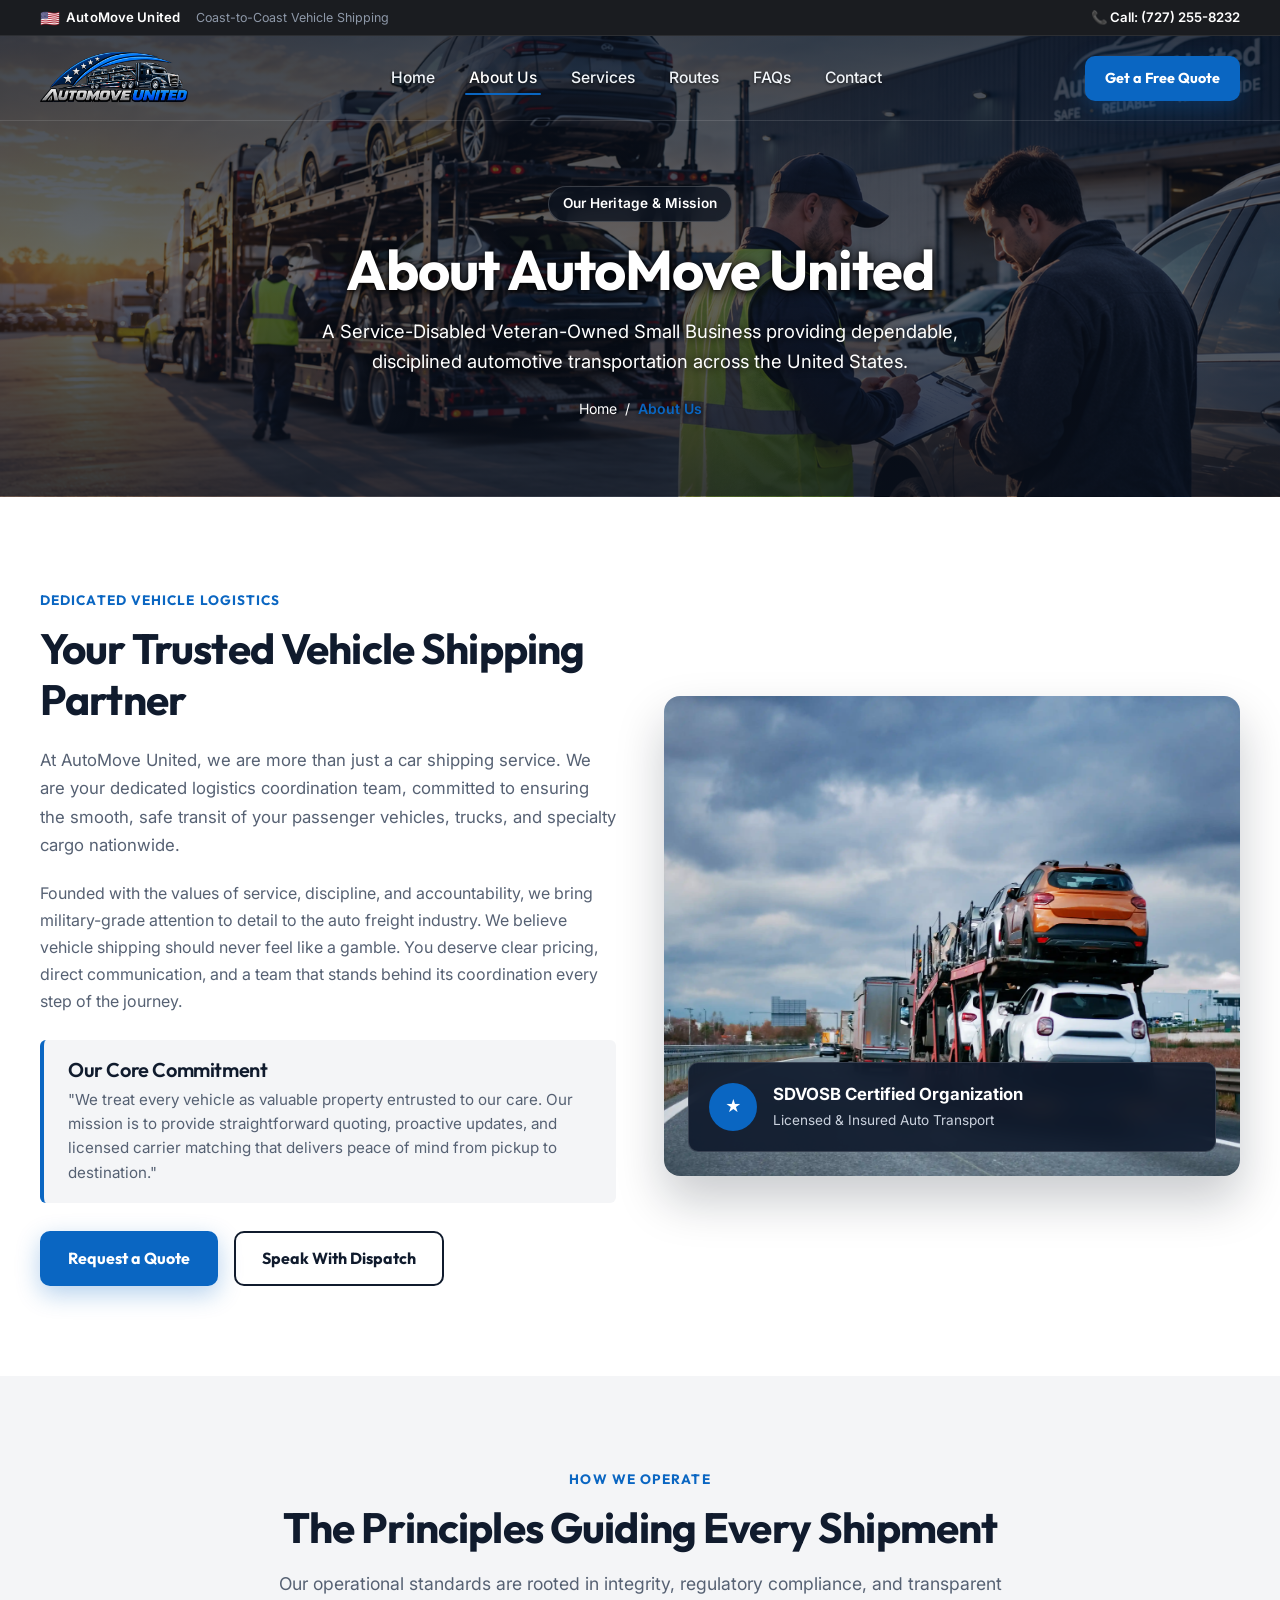
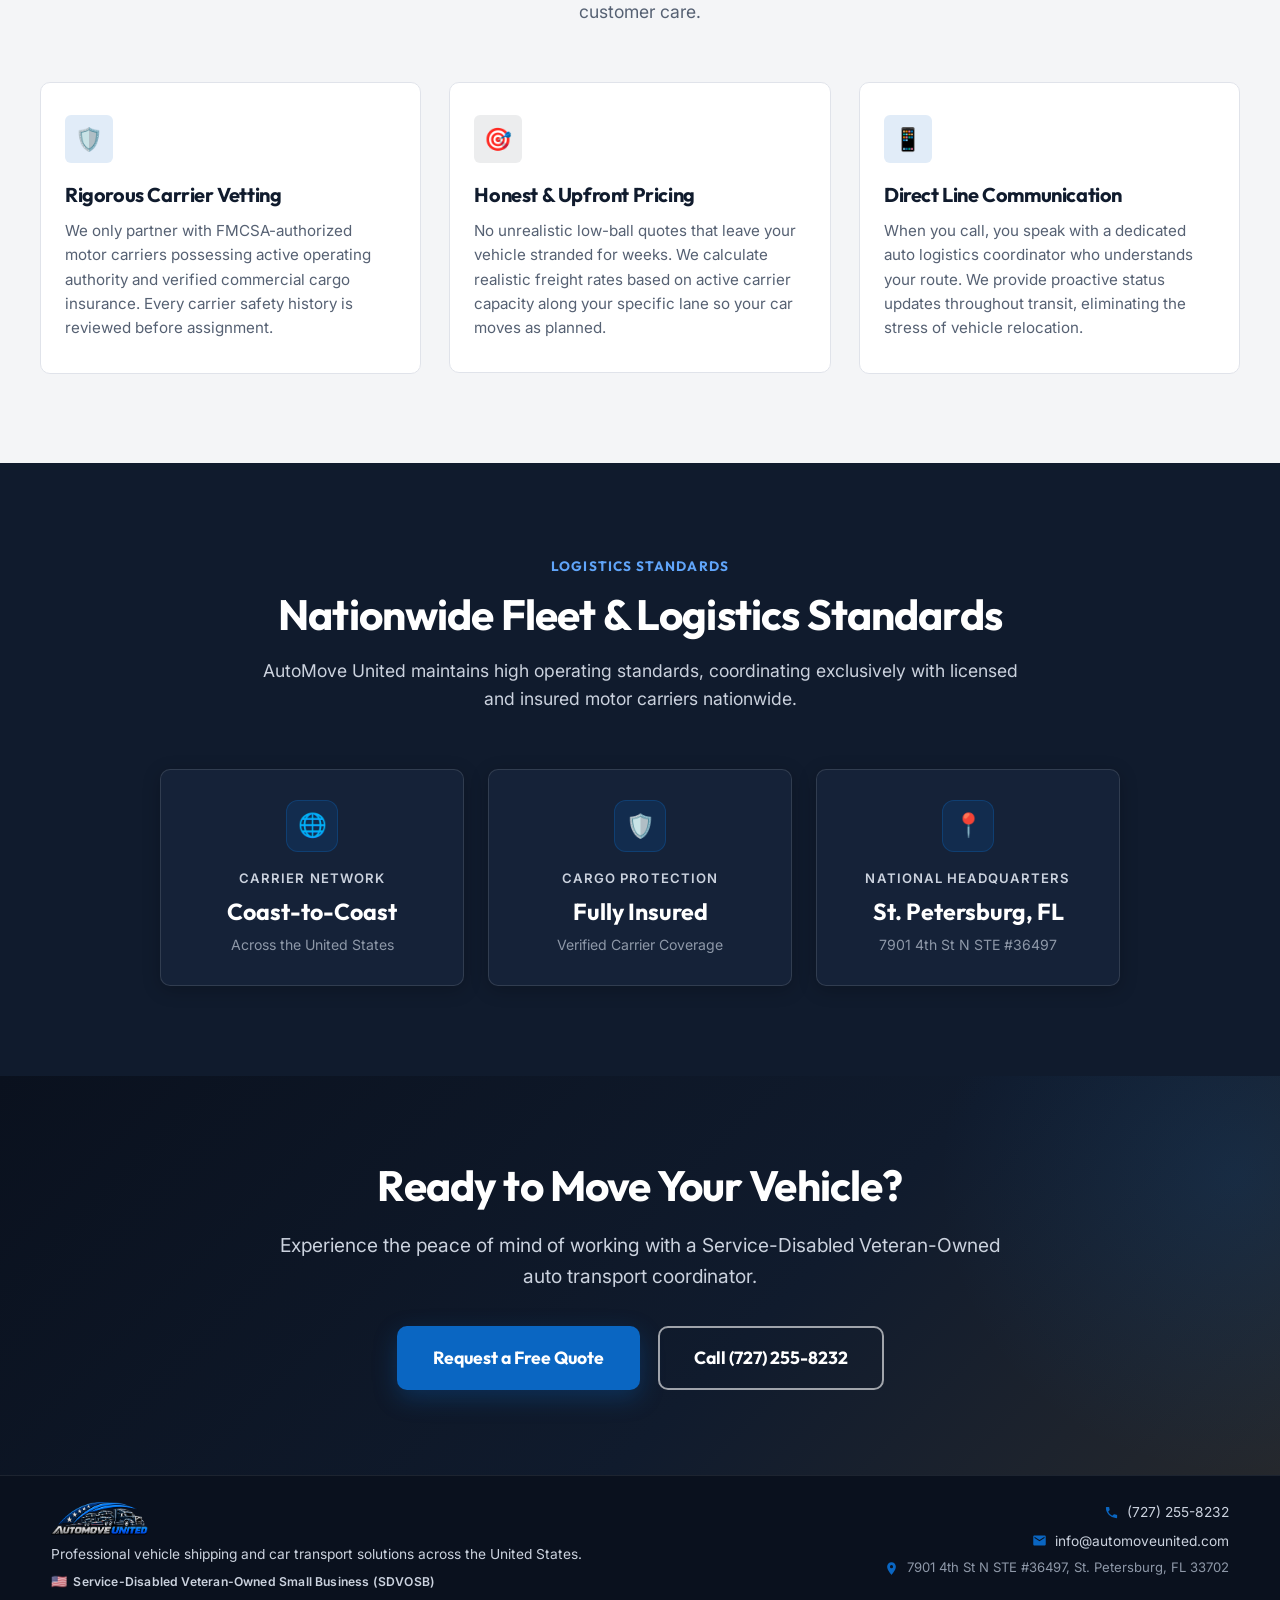
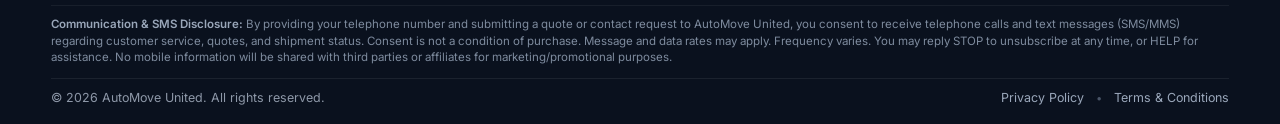
<file: about.html>
<!DOCTYPE html>
<html lang="en">

<head>
  <meta charset="utf-8">
  <title>About AutoMove United | Veteran-Owned Vehicle Shipping</title>
  <meta name="description"
    content="Learn about AutoMove United, a Service-Disabled Veteran-Owned Small Business providing dependable vehicle shipping and car transport services across the USA.">
  <meta name="viewport" content="width=device-width, initial-scale=1">
  <link rel="canonical" href="https://automoveunited.com/about.html">

  <!-- Open Graph -->
  <meta property="og:type" content="website">
  <meta property="og:title" content="About AutoMove United | Veteran-Owned Vehicle Shipping">
  <meta property="og:description"
    content="Discover AutoMove United's commitment to disciplined logistics, transparent communication, and nationwide vehicle shipping.">
  <meta property="og:url" content="https://automoveunited.com/about.html">
  <meta property="og:image" content="https://automoveunited.com/images/AMU.png">

  <!-- Favicons -->
  <link href="images/favicon.png" rel="shortcut icon" type="image/x-icon">
  <link href="images/webclip.png" rel="apple-touch-icon">

  <!-- Stylesheets -->
  <link rel="stylesheet" href="css/amu-redesign.css?v=3.2">

  <!-- Google Analytics (GA4) -->
  <script async src="https://www.googletagmanager.com/gtag/js?id=G-W89MC73MGH"></script>
  <script>
    window.dataLayer = window.dataLayer || [];
    function gtag() { dataLayer.push(arguments); }
    gtag('js', new Date());
    gtag('config', 'G-W89MC73MGH');
  </script>

  <!-- Structured Data: AboutPage Schema -->
  <script type="application/ld+json">
  {
    "@context": "https://schema.org",
    "@type": "AboutPage",
    "name": "About AutoMove United",
    "url": "https://automoveunited.com/about.html",
    "mainEntity": {
      "@type": "AutoTransport",
      "name": "AutoMove United",
      "url": "https://automoveunited.com/",
      "telephone": "+1-727-255-8232",
      "email": "info@automoveunited.com",
      "address": {
        "@type": "PostalAddress",
        "streetAddress": "7901 4th St N STE #36497",
        "addressLocality": "St. Petersburg",
        "addressRegion": "FL",
        "postalCode": "33702",
        "addressCountry": "US"
      },
      "description": "AutoMove United is a Service-Disabled Veteran-Owned Small Business providing dependable vehicle shipping and auto transport logistics across the United States."
    }
  }
  </script>
</head>

<body>

  <!-- Top Announcement Bar -->
  <div class="amu-topbar">
    <div class="amu-container">
      <div class="amu-topbar-inner">
        <div class="amu-topbar-left">
          <span class="amu-topbar-pill"><span class="amu-topbar-flag">🇺🇸</span>AutoMove United</span>
          <span class="amu-topbar-meta">Coast-to-Coast Vehicle Shipping</span>
        </div>
        <div class="amu-topbar-right">
          <a href="tel:7272558232" class="amu-topbar-contact">📞 Call: (727) 255-8232</a>
        </div>
      </div>
    </div>
  </div>

  <!-- Sticky Header -->
  <header class="amu-header">
    <div class="amu-container">
      <nav class="amu-nav-inner" aria-label="Main Navigation">
        <a href="index.html" class="amu-logo-link" aria-label="AutoMove United Homepage">
          <img src="images/AMU.png" alt="AutoMove United Logo" class="amu-logo-img">
        </a>
        <ul class="amu-nav-menu">
          <li><a href="index.html" class="amu-nav-link">Home</a></li>
          <li><a href="about.html" class="amu-nav-link active">About Us</a></li>
          <li><a href="services.html" class="amu-nav-link">Services</a></li>
          <li><a href="index.html#popular-routes" class="amu-nav-link">Routes</a></li>
          <li><a href="index.html#faq" class="amu-nav-link">FAQs</a></li>
          <li><a href="contact.html" class="amu-nav-link">Contact</a></li>
        </ul>
        <div class="amu-nav-actions">
          <a href="request-quote.html" class="amu-btn amu-btn-primary amu-btn-sm">Get a Free Quote</a>
          <!-- Animated Hamburger Button -->
          <button class="amu-mobile-toggle" aria-label="Open mobile navigation menu" aria-expanded="false"
            type="button">
            <span class="amu-hamburger-box" aria-hidden="true">
              <span class="amu-hamburger-line"></span>
              <span class="amu-hamburger-line"></span>
              <span class="amu-hamburger-line"></span>
            </span>
          </button>
        </div>
      </nav>
    </div>
  </header>

  <!-- Mobile Drawer Menu -->
  <div class="amu-mobile-nav" id="amu-mobile-nav" role="dialog" aria-label="Mobile Navigation">
    <div>
      <div class="amu-mobile-header">
        <img src="images/AMU.png" alt="AutoMove United Official Logo" class="amu-mobile-logo">
        <button class="amu-mobile-close" aria-label="Close menu">&times;</button>
      </div>
      <ul class="amu-mobile-links">
        <li><a href="index.html"><span>Home</span><span aria-hidden="true">&rarr;</span></a></li>
        <li><a href="about.html" class="active"><span>About Us</span><span aria-hidden="true">&rarr;</span></a></li>
        <li><a href="services.html"><span>Services</span><span aria-hidden="true">&rarr;</span></a></li>
        <li><a href="request-quote.html"><span>Request a Quote</span><span aria-hidden="true">&rarr;</span></a></li>
        <li><a href="index.html#popular-routes"><span>Shipping Routes</span><span aria-hidden="true">&rarr;</span></a>
        </li>
        <li><a href="index.html#faq"><span>Frequently Asked Questions</span><span aria-hidden="true">&rarr;</span></a>
        </li>
        <li><a href="contact.html"><span>Contact Us</span><span aria-hidden="true">&rarr;</span></a></li>
      </ul>
    </div>
    <div class="amu-mobile-footer">
      <a href="tel:7272558232" class="amu-mobile-call-btn">
        <svg width="18" height="18" viewBox="0 0 24 24" fill="currentColor" aria-hidden="true">
          <path
            d="M6.62 10.79a15.053 15.053 0 006.59 6.59l2.2-2.2a1 1 0 011.02-.24c1.12.37 2.33.57 3.57.57a1 1 0 011 1V20a1 1 0 01-1 1A17 17 0 013 4a1 1 0 011-1h3.5a1 1 0 011 1c0 1.25.2 2.45.57 3.57a1 1 0 01-.25 1.02l-2.2 2.2z" />
        </svg>
        Call Dispatch: (727) 255-8232
      </a>
      <a href="request-quote.html" class="amu-btn amu-btn-primary amu-btn-full amu-btn-glow">Get a Free Quote</a>
      <p style="font-size:0.75rem; color:#8E98A8; text-align:center; margin-top:8px; margin-bottom:0;">
        🇺🇸 Service-Disabled Veteran-Owned Small Business
      </p>
    </div>
  </div>


  <main>
    <!-- Page Hero Banner -->
    <section class="amu-page-hero">
      <div class="amu-container">
        <span class="amu-badge amu-badge-sdvosb" style="margin-bottom: 14px;">Our Heritage &amp; Mission</span>
        <h1 class="amu-page-hero-title">About AutoMove United</h1>
        <p class="amu-page-hero-subtitle">
          A Service-Disabled Veteran-Owned Small Business providing dependable, disciplined automotive transportation
          across the United States.
        </p>
        <div class="amu-breadcrumb">
          <a href="index.html">Home</a>
          <span>/</span>
          <span class="amu-breadcrumb-curr">About Us</span>
        </div>
      </div>
    </section>

    <!-- Company Story Section -->
    <section class="amu-section">
      <div class="amu-container">
        <div class="amu-why-grid">
          <div>
            <span class="amu-section-tag">Dedicated Vehicle Logistics</span>
            <h2 class="amu-section-title" style="margin-bottom: 20px;">Your Trusted Vehicle Shipping Partner</h2>
            <p style="font-size: 1.05rem; color: var(--amu-text-muted); line-height: 1.7; margin-bottom: 20px;">
              At AutoMove United, we are more than just a car shipping service. We are your dedicated logistics
              coordination team, committed to ensuring the smooth, safe transit of your passenger vehicles, trucks, and
              specialty cargo nationwide.
            </p>
            <p style="font-size: 1rem; color: var(--amu-text-muted); line-height: 1.7; margin-bottom: 24px;">
              Founded with the values of service, discipline, and accountability, we bring military-grade attention to
              detail to the auto freight industry. We believe vehicle shipping should never feel like a gamble. You
              deserve clear pricing, direct communication, and a team that stands behind its coordination every step of
              the journey.
            </p>

            <div
              style="background: var(--amu-grey-bg); border-left: 4px solid var(--amu-red); padding: 18px 24px; border-radius: var(--radius-sm); margin-bottom: 28px;">
              <h4 style="color: var(--amu-navy); margin-bottom: 6px;">Our Core Commitment</h4>
              <p style="margin: 0; font-size: 0.95rem; color: var(--amu-text-muted);">
                "We treat every vehicle as valuable property entrusted to our care. Our mission is to provide
                straightforward quoting, proactive updates, and licensed carrier matching that delivers peace of mind
                from pickup to destination."
              </p>
            </div>

            <div style="display:flex; gap: 16px; flex-wrap: wrap;">
              <a href="request-quote.html" class="amu-btn amu-btn-primary">Request a Quote</a>
              <a href="contact.html" class="amu-btn amu-btn-outline-dark">Speak With Dispatch</a>
            </div>
          </div>

          <div class="amu-why-img-block">
            <img src="images/premium-2-adobe.webp"
              alt="Commercial auto hauler transporting customer vehicles on interstate highway" loading="lazy">
            <div class="amu-why-float-card">
              <div class="amu-float-icon">★</div>
              <div>
                <strong style="display:block; font-size:1.05rem;">SDVOSB Certified Organization</strong>
                <span style="font-size:0.85rem; color:#CBD2DE;">Licensed &amp; Insured Auto Transport</span>
              </div>
            </div>
          </div>
        </div>
      </div>
    </section>

    <!-- Core Values Section -->
    <section class="amu-section amu-section-grey">
      <div class="amu-container">
        <div class="amu-section-header">
          <span class="amu-section-tag">How We Operate</span>
          <h2 class="amu-section-title">The Principles Guiding Every Shipment</h2>
          <p class="amu-section-subtitle">
            Our operational standards are rooted in integrity, regulatory compliance, and transparent customer care.
          </p>
        </div>

        <div class="amu-services-grid amu-stagger-group">
          <div class="amu-stagger-item"
            style="background:var(--amu-white); padding:32px 24px; border-radius:var(--radius-md); border:1px solid var(--amu-border);">
            <div
              style="width:48px; height:48px; background:rgba(10, 102, 194, 0.12); color:var(--amu-red); border-radius:var(--radius-sm); display:flex; align-items:center; justify-content:center; font-size:1.4rem; margin-bottom:20px;">
              🛡️
            </div>
            <h3 style="font-size:1.25rem; margin-bottom:12px; color:var(--amu-navy);">Rigorous Carrier Vetting</h3>
            <p style="font-size:0.95rem; color:var(--amu-text-muted); line-height:1.6; margin:0;">
              We only partner with FMCSA-authorized motor carriers possessing active operating authority and verified
              commercial cargo insurance. Every carrier safety history is reviewed before assignment.
            </p>
          </div>

          <div class="amu-stagger-item"
            style="background:var(--amu-white); padding:32px 24px; border-radius:var(--radius-md); border:1px solid var(--amu-border);">
            <div
              style="width:48px; height:48px; background:rgba(16,27,45,0.08); color:var(--amu-navy); border-radius:var(--radius-sm); display:flex; align-items:center; justify-content:center; font-size:1.4rem; margin-bottom:20px;">
              🎯
            </div>
            <h3 style="font-size:1.25rem; margin-bottom:12px; color:var(--amu-navy);">Honest &amp; Upfront Pricing</h3>
            <p style="font-size:0.95rem; color:var(--amu-text-muted); line-height:1.6; margin:0;">
              No unrealistic low-ball quotes that leave your vehicle stranded for weeks. We calculate realistic freight
              rates based on active carrier capacity along your specific lane so your car moves as planned.
            </p>
          </div>

          <div class="amu-stagger-item"
            style="background:var(--amu-white); padding:32px 24px; border-radius:var(--radius-md); border:1px solid var(--amu-border);">
            <div
              style="width:48px; height:48px; background:rgba(10, 102, 194, 0.12); color:var(--amu-red); border-radius:var(--radius-sm); display:flex; align-items:center; justify-content:center; font-size:1.4rem; margin-bottom:20px;">
              📱
            </div>
            <h3 style="font-size:1.25rem; margin-bottom:12px; color:var(--amu-navy);">Direct Line Communication</h3>
            <p style="font-size:0.95rem; color:var(--amu-text-muted); line-height:1.6; margin:0;">
              When you call, you speak with a dedicated auto logistics coordinator who understands your route. We
              provide proactive status updates throughout transit, eliminating the stress of vehicle relocation.
            </p>
          </div>
        </div>
      </div>
    </section>

    <!-- Verified Credentials & Office Section -->
    <section class="amu-section amu-section-navy" id="logistics-standards">
      <div class="amu-container">
        <div class="amu-section-header dark">
          <span class="amu-section-tag">Logistics Standards</span>
          <h2 class="amu-section-title">Nationwide Fleet &amp; Logistics Standards</h2>
          <p class="amu-section-subtitle">
            AutoMove United maintains high operating standards, coordinating exclusively with licensed and insured motor
            carriers nationwide.
          </p>
        </div>

        <div class="amu-standards-grid amu-stagger-group">
          <!-- Card 1: Carrier Network -->
          <div class="amu-standard-card amu-stagger-item">
            <div class="amu-standard-icon-wrap" aria-hidden="true">
              <span>🌐</span>
            </div>
            <span class="amu-standard-label">Carrier Network</span>
            <strong class="amu-standard-value">Coast-to-Coast</strong>
            <p class="amu-standard-desc">Across the United States</p>
          </div>

          <!-- Card 2: Cargo Protection -->
          <div class="amu-standard-card amu-stagger-item">
            <div class="amu-standard-icon-wrap" aria-hidden="true">
              <span>🛡️</span>
            </div>
            <span class="amu-standard-label">Cargo Protection</span>
            <strong class="amu-standard-value">Fully Insured</strong>
            <p class="amu-standard-desc">Verified Carrier Coverage</p>
          </div>

          <!-- Card 3: National Headquarters -->
          <div class="amu-standard-card amu-stagger-item">
            <div class="amu-standard-icon-wrap" aria-hidden="true">
              <span>📍</span>
            </div>
            <span class="amu-standard-label">National Headquarters</span>
            <strong class="amu-standard-value">St. Petersburg, FL</strong>
            <p class="amu-standard-desc">7901 4th St N STE #36497</p>
          </div>
        </div>
      </div>
    </section>

    <!-- Final Call to Action -->
    <section class="amu-final-cta">
      <div class="amu-container">
        <div class="amu-final-cta-content">
          <h2 class="amu-final-cta-title">Ready to Move Your Vehicle?</h2>
          <p class="amu-final-cta-desc">
            Experience the peace of mind of working with a Service-Disabled Veteran-Owned auto transport coordinator.
          </p>
          <div class="amu-final-cta-actions">
            <a href="request-quote.html" class="amu-btn amu-btn-primary amu-btn-lg">Request a Free Quote</a>
            <a href="tel:7272558232" class="amu-btn amu-btn-outline amu-btn-lg">Call (727) 255-8232</a>
          </div>
        </div>
      </div>
    </section>
  </main>

  <!-- Footer -->
  <footer class="amu-footer">
    <div class="amu-container">
      <div class="amu-footer-main">
        <!-- Left: Company Branding -->
        <div class="amu-footer-brand">
          <a href="index.html" class="amu-footer-logo-link" aria-label="AutoMove United Home">
            <img src="images/AMU.png" alt="AutoMove United Logo" class="amu-footer-logo">
          </a>
          <p class="amu-footer-desc">
            Professional vehicle shipping and car transport solutions across the United States.
          </p>
          <div class="amu-footer-sdvosb-tag">
            <span class="amu-footer-flag" aria-hidden="true">🇺🇸</span>
            <span>Service-Disabled Veteran-Owned Small Business (SDVOSB)</span>
          </div>
        </div>

        <!-- Right: Contact Information -->
        <div class="amu-footer-contact">
          <a href="tel:7272558232" class="amu-footer-contact-item" aria-label="Call (727) 255-8232">
            <svg width="15" height="15" viewBox="0 0 24 24" fill="currentColor" aria-hidden="true">
              <path
                d="M6.62 10.79a15.053 15.053 0 006.59 6.59l2.2-2.2a1 1 0 011.02-.24c1.12.37 2.33.57 3.57.57a1 1 0 011 1V20a1 1 0 01-1 1A17 17 0 013 4a1 1 0 011-1h3.5a1 1 0 011 1c0 1.25.2 2.45.57 3.57a1 1 0 01-.25 1.02l-2.2 2.2z" />
            </svg>
            <span>(727) 255-8232</span>
          </a>
          <a href="mailto:info@automoveunited.com" class="amu-footer-contact-item"
            aria-label="Email info@automoveunited.com">
            <svg width="15" height="15" viewBox="0 0 24 24" fill="currentColor" aria-hidden="true">
              <path
                d="M20 4H4c-1.1 0-1.99.9-1.99 2L2 18c0 1.1.9 2 2 2h16c1.1 0 2-.9 2-2V6c0-1.1-.9-2-2-2zm0 4l-8 5-8-5V6l8 5 8-5v2z" />
            </svg>
            <span>info@automoveunited.com</span>
          </a>
          <div class="amu-footer-contact-item amu-footer-contact-location">
            <svg width="15" height="15" viewBox="0 0 24 24" fill="currentColor" aria-hidden="true">
              <path
                d="M12 2C8.13 2 5 5.13 5 9c0 5.25 7 13 7 13s7-7.75 7-13c0-3.87-3.13-7-7-7zm0 9.5a2.5 2.5 0 010-5 2.5 2.5 0 010 5z" />
            </svg>
            <span>7901 4th St N STE #36497, St. Petersburg, FL 33702</span>
          </div>
        </div>
      </div>

      <!-- Compact Understated SMS Disclosure -->
      <div class="amu-footer-disclosure">
        <strong>Communication &amp; SMS Disclosure:</strong> By providing your telephone number and submitting a quote
        or contact request to AutoMove United, you consent to receive telephone calls and text messages (SMS/MMS)
        regarding customer service, quotes, and shipment status. Consent is not a condition of purchase. Message and
        data rates may apply. Frequency varies. You may reply STOP to unsubscribe at any time, or HELP for assistance.
        No mobile information will be shared with third parties or affiliates for marketing/promotional purposes.
      </div>

      <!-- Slim Bottom Legal Bar -->
      <div class="amu-footer-bottom">
        <p class="amu-footer-copy">&copy; 2026 AutoMove United. All rights reserved.</p>
        <div class="amu-footer-bottom-legal">
          <a href="privacy-policy.html">Privacy Policy</a>
          <span class="amu-footer-dot" aria-hidden="true">&bull;</span>
          <a href="terms-and-conditions.html">Terms &amp; Conditions</a>
        </div>
      </div>
    </div>
  </footer>

  <script src="js/amu-main.js?v=3.1"></script>

  <!-- Live Chat (Tawk.to) -->
  <script type="text/javascript">
    var Tawk_API = Tawk_API || {}, Tawk_LoadStart = new Date();
    (function () {
      var s1 = document.createElement("script"), s0 = document.getElementsByTagName("script")[0];
      s1.async = true;
      s1.src = 'https://embed.tawk.to/67f55e7b709a311912e61177/1iob7i625';
      s1.charset = 'UTF-8';
      s1.setAttribute('crossorigin', '*');
      s0.parentNode.insertBefore(s1, s0);
    })();
  </script>
</body>

</html>
</file>
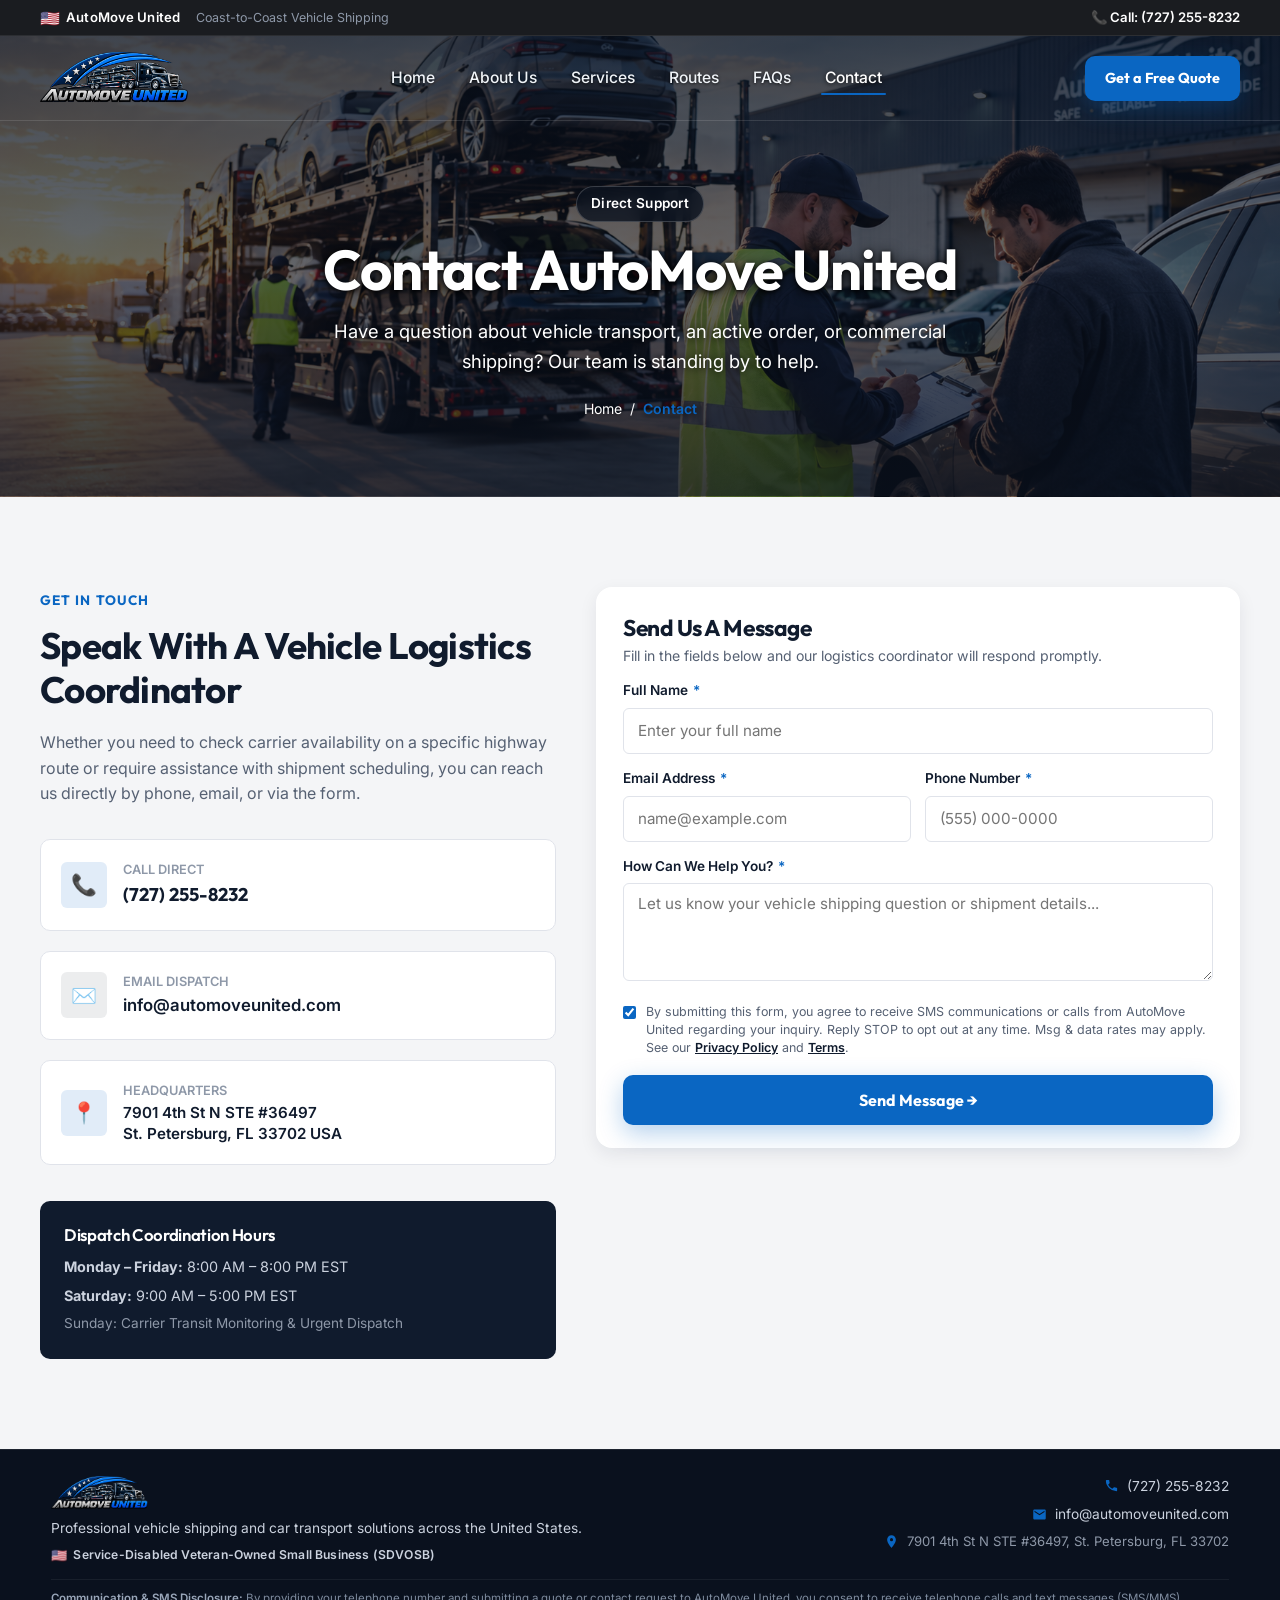
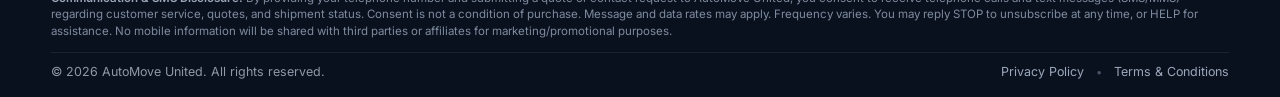
<file: contact.html>
<!DOCTYPE html>
<html lang="en">

<head>
  <meta charset="utf-8">
  <title>Contact AutoMove United | Nationwide Car Shipping Support</title>
  <meta name="description"
    content="Contact AutoMove United for car shipping questions, vehicle shipping quotes, and shipment coordination. Call (727) 255-8232 or email us today.">
  <meta name="viewport" content="width=device-width, initial-scale=1">
  <link rel="canonical" href="https://automoveunited.com/contact.html">

  <!-- Open Graph -->
  <meta property="og:type" content="website">
  <meta property="og:title" content="Contact AutoMove United | Nationwide Car Shipping Support">
  <meta property="og:description"
    content="Speak directly with our vehicle logistics coordinators. Call (727) 255-8232 or message AutoMove United.">
  <meta property="og:url" content="https://automoveunited.com/contact.html">
  <meta property="og:image" content="https://automoveunited.com/images/AMU.png">

  <!-- Favicons -->
  <link href="images/favicon.png" rel="shortcut icon" type="image/x-icon">
  <link href="images/webclip.png" rel="apple-touch-icon">

  <!-- Stylesheets -->
  <link rel="stylesheet" href="css/amu-redesign.css?v=3.2">

  <!-- Google Analytics (GA4) -->
  <script async src="https://www.googletagmanager.com/gtag/js?id=G-W89MC73MGH"></script>
  <script>
    window.dataLayer = window.dataLayer || [];
    function gtag() { dataLayer.push(arguments); }
    gtag('js', new Date());
    gtag('config', 'G-W89MC73MGH');
  </script>

  <!-- Structured Data: ContactPage Schema -->
  <script type="application/ld+json">
  {
    "@context": "https://schema.org",
    "@type": "ContactPage",
    "name": "Contact AutoMove United",
    "url": "https://automoveunited.com/contact.html",
    "mainEntity": {
      "@type": "AutoTransport",
      "name": "AutoMove United",
      "url": "https://automoveunited.com/",
      "telephone": "+1-727-255-8232",
      "email": "info@automoveunited.com",
      "address": {
        "@type": "PostalAddress",
        "streetAddress": "7901 4th St N STE #36497",
        "addressLocality": "St. Petersburg",
        "addressRegion": "FL",
        "postalCode": "33702",
        "addressCountry": "US"
      }
    }
  }
  </script>
</head>

<body>

  <!-- Top Announcement Bar -->
  <div class="amu-topbar">
    <div class="amu-container">
      <div class="amu-topbar-inner">
        <div class="amu-topbar-left">
          <span class="amu-topbar-pill"><span class="amu-topbar-flag">🇺🇸</span>AutoMove United</span>
          <span class="amu-topbar-meta">Coast-to-Coast Vehicle Shipping</span>
        </div>
        <div class="amu-topbar-right">
          <a href="tel:7272558232" class="amu-topbar-contact">📞 Call: (727) 255-8232</a>
        </div>
      </div>
    </div>
  </div>

  <!-- Sticky Header -->
  <header class="amu-header">
    <div class="amu-container">
      <nav class="amu-nav-inner" aria-label="Main Navigation">
        <a href="index.html" class="amu-logo-link" aria-label="AutoMove United Homepage">
          <img src="images/AMU.png" alt="AutoMove United Logo" class="amu-logo-img">
        </a>
        <ul class="amu-nav-menu">
          <li><a href="index.html" class="amu-nav-link">Home</a></li>
          <li><a href="about.html" class="amu-nav-link">About Us</a></li>
          <li><a href="services.html" class="amu-nav-link">Services</a></li>
          <li><a href="index.html#popular-routes" class="amu-nav-link">Routes</a></li>
          <li><a href="index.html#faq" class="amu-nav-link">FAQs</a></li>
          <li><a href="contact.html" class="amu-nav-link active">Contact</a></li>
        </ul>
        <div class="amu-nav-actions">
          <a href="request-quote.html" class="amu-btn amu-btn-primary amu-btn-sm">Get a Free Quote</a>
          <!-- Animated Hamburger Button -->
          <button class="amu-mobile-toggle" aria-label="Open mobile navigation menu" aria-expanded="false"
            type="button">
            <span class="amu-hamburger-box" aria-hidden="true">
              <span class="amu-hamburger-line"></span>
              <span class="amu-hamburger-line"></span>
              <span class="amu-hamburger-line"></span>
            </span>
          </button>
        </div>
      </nav>
    </div>
  </header>

  <!-- Mobile Drawer Menu -->
  <div class="amu-mobile-nav" id="amu-mobile-nav" role="dialog" aria-label="Mobile Navigation">
    <div>
      <div class="amu-mobile-header">
        <img src="images/AMU.png" alt="AutoMove United Official Logo" class="amu-mobile-logo">
        <button class="amu-mobile-close" aria-label="Close menu">&times;</button>
      </div>
      <ul class="amu-mobile-links">
        <li><a href="index.html"><span>Home</span><span aria-hidden="true">&rarr;</span></a></li>
        <li><a href="about.html"><span>About Us</span><span aria-hidden="true">&rarr;</span></a></li>
        <li><a href="services.html"><span>Services</span><span aria-hidden="true">&rarr;</span></a></li>
        <li><a href="request-quote.html"><span>Request a Quote</span><span aria-hidden="true">&rarr;</span></a></li>
        <li><a href="index.html#popular-routes"><span>Shipping Routes</span><span aria-hidden="true">&rarr;</span></a>
        </li>
        <li><a href="index.html#faq"><span>Frequently Asked Questions</span><span aria-hidden="true">&rarr;</span></a>
        </li>
        <li><a href="contact.html" class="active"><span>Contact Us</span><span aria-hidden="true">&rarr;</span></a></li>
      </ul>
    </div>
    <div class="amu-mobile-footer">
      <a href="tel:7272558232" class="amu-mobile-call-btn">
        <svg width="18" height="18" viewBox="0 0 24 24" fill="currentColor" aria-hidden="true">
          <path
            d="M6.62 10.79a15.053 15.053 0 006.59 6.59l2.2-2.2a1 1 0 011.02-.24c1.12.37 2.33.57 3.57.57a1 1 0 011 1V20a1 1 0 01-1 1A17 17 0 013 4a1 1 0 011-1h3.5a1 1 0 011 1c0 1.25.2 2.45.57 3.57a1 1 0 01-.25 1.02l-2.2 2.2z" />
        </svg>
        Call Dispatch: (727) 255-8232
      </a>
      <a href="request-quote.html" class="amu-btn amu-btn-primary amu-btn-full amu-btn-glow">Get a Free Quote</a>
      <p style="font-size:0.75rem; color:#8E98A8; text-align:center; margin-top:8px; margin-bottom:0;">
        🇺🇸 Service-Disabled Veteran-Owned Small Business
      </p>
    </div>
  </div>


  <main>
    <!-- Page Hero Banner -->
    <section class="amu-page-hero">
      <div class="amu-container">
        <span class="amu-badge amu-badge-sdvosb" style="margin-bottom: 14px;">Direct Support</span>
        <h1 class="amu-page-hero-title">Contact AutoMove United</h1>
        <p class="amu-page-hero-subtitle">
          Have a question about vehicle transport, an active order, or commercial shipping? Our team is standing by to
          help.
        </p>
        <div class="amu-breadcrumb">
          <a href="index.html">Home</a>
          <span>/</span>
          <span class="amu-breadcrumb-curr">Contact</span>
        </div>
      </div>
    </section>

    <!-- Contact Details & Form Section -->
    <section class="amu-section amu-section-grey">
      <div class="amu-container">
        <div class="amu-hero-inner" style="grid-template-columns: 1fr 1.25fr; gap: 40px; align-items: start;">

          <!-- Contact Info Column -->
          <div class="amu-reveal-left">
            <span class="amu-section-tag">Get In Touch</span>
            <h2 style="font-size: clamp(1.8rem, 3vw, 2.3rem); margin-bottom: 18px; color: var(--amu-navy);">
              Speak With A Vehicle Logistics Coordinator
            </h2>
            <p style="color: var(--amu-text-muted); font-size: 1rem; line-height: 1.6; margin-bottom: 32px;">
              Whether you need to check carrier availability on a specific highway route or require assistance with
              shipment scheduling, you can reach us directly by phone, email, or via the form.
            </p>

            <div style="display:flex; flex-direction:column; gap:20px; margin-bottom:36px;">
              <!-- Phone -->
              <div
                style="background:var(--amu-white); border:1px solid var(--amu-border); padding:20px; border-radius:var(--radius-md); display:flex; align-items:center; gap:16px;">
                <div
                  style="width:46px; height:46px; background:rgba(10, 102, 194, 0.12); color:var(--amu-red); border-radius:var(--radius-sm); display:flex; align-items:center; justify-content:center; font-size:1.3rem; flex-shrink:0;">
                  📞
                </div>
                <div>
                  <span
                    style="font-size:0.8rem; color:#8E98A8; text-transform:uppercase; font-weight:600; display:block;">Call
                    Direct</span>
                  <a href="tel:7272558232"
                    style="font-size:1.15rem; font-weight:700; color:var(--amu-navy); font-family:var(--font-heading);">
                    (727) 255-8232
                  </a>
                </div>
              </div>

              <!-- Email -->
              <div
                style="background:var(--amu-white); border:1px solid var(--amu-border); padding:20px; border-radius:var(--radius-md); display:flex; align-items:center; gap:16px;">
                <div
                  style="width:46px; height:46px; background:rgba(16,27,45,0.08); color:var(--amu-navy); border-radius:var(--radius-sm); display:flex; align-items:center; justify-content:center; font-size:1.3rem; flex-shrink:0;">
                  ✉️
                </div>
                <div>
                  <span
                    style="font-size:0.8rem; color:#8E98A8; text-transform:uppercase; font-weight:600; display:block;">Email
                    Dispatch</span>
                  <a href="mailto:info@automoveunited.com"
                    style="font-size:1.05rem; font-weight:600; color:var(--amu-navy);">
                    info@automoveunited.com
                  </a>
                </div>
              </div>

              <!-- Address -->
              <div
                style="background:var(--amu-white); border:1px solid var(--amu-border); padding:20px; border-radius:var(--radius-md); display:flex; align-items:center; gap:16px;">
                <div
                  style="width:46px; height:46px; background:rgba(10, 102, 194, 0.12); color:var(--amu-red); border-radius:var(--radius-sm); display:flex; align-items:center; justify-content:center; font-size:1.3rem; flex-shrink:0;">
                  📍
                </div>
                <div>
                  <span
                    style="font-size:0.8rem; color:#8E98A8; text-transform:uppercase; font-weight:600; display:block;">Headquarters</span>
                  <p style="font-size:0.95rem; font-weight:600; color:var(--amu-navy); margin:0; line-height:1.4;">
                    7901 4th St N STE #36497<br>St. Petersburg, FL 33702 USA
                  </p>
                </div>
              </div>
            </div>

            <!-- Operating Hours Box -->
            <div
              style="background:var(--amu-navy); color:var(--amu-white); padding:24px; border-radius:var(--radius-md);">
              <h4 style="color:var(--amu-white); margin-bottom:10px; font-size:1.05rem;">Dispatch Coordination Hours
              </h4>
              <p style="font-size:0.9rem; color:#CBD2DE; margin-bottom:6px;"><strong>Monday – Friday:</strong> 8:00 AM –
                8:00 PM EST</p>
              <p style="font-size:0.9rem; color:#CBD2DE; margin-bottom:6px;"><strong>Saturday:</strong> 9:00 AM – 5:00
                PM EST</p>
              <p style="font-size:0.85rem; color:#8E98A8; margin-bottom:0;">Sunday: Carrier Transit Monitoring &amp;
                Urgent Dispatch</p>
            </div>
          </div>

          <!-- Contact Form Column -->
          <div class="amu-hero-form-card amu-reveal-right" style="box-shadow:var(--shadow-md);">
            <div class="amu-hero-form-header">
              <h2 class="amu-hero-form-title">Send Us A Message</h2>
              <p class="amu-hero-form-subtitle">Fill in the fields below and our logistics coordinator will respond
                promptly.</p>
            </div>

            <form id="contact-form" method="post" novalidate>
              <div class="amu-form-group">
                <label class="amu-form-label" for="contact-name">
                  Full Name <span class="req">*</span>
                </label>
                <input type="text" id="contact-name" name="name" class="amu-form-control"
                  placeholder="Enter your full name" required>
              </div>

              <div class="amu-form-grid">
                <div class="amu-form-group">
                  <label class="amu-form-label" for="contact-email">
                    Email Address <span class="req">*</span>
                  </label>
                  <input type="email" id="contact-email" name="email" class="amu-form-control"
                    placeholder="name@example.com" required>
                </div>
                <div class="amu-form-group">
                  <label class="amu-form-label" for="contact-phone">
                    Phone Number <span class="req">*</span>
                  </label>
                  <input type="tel" id="contact-phone" name="phone" class="amu-form-control"
                    placeholder="(555) 000-0000" required>
                </div>
              </div>

              <div class="amu-form-group">
                <label class="amu-form-label" for="contact-message">
                  How Can We Help You? <span class="req">*</span>
                </label>
                <textarea id="contact-message" name="message" class="amu-form-control" rows="4"
                  placeholder="Let us know your vehicle shipping question or shipment details..." required></textarea>
              </div>

              <div class="amu-form-group">
                <label class="amu-checkbox-label" for="contact-sms-consent">
                  <input type="checkbox" id="contact-sms-consent" name="sms_consent" required checked>
                  <span>
                    By submitting this form, you agree to receive SMS communications or calls from AutoMove United
                    regarding your inquiry. Reply STOP to opt out at any time. Msg &amp; data rates may apply. See our
                    <a href="privacy-policy.html">Privacy Policy</a> and <a href="terms-and-conditions.html">Terms</a>.
                  </span>
                </label>
              </div>

              <div class="amu-form-nav">
                <button type="submit" id="contact-form-submit-btn" class="amu-btn amu-btn-primary amu-btn-full">
                  Send Message &rarr;
                </button>
              </div>
            </form>

            <div class="w-form-done amu-form-status success" style="display:none;">
              <strong>✓ Message Received!</strong><br>
              Thank you for contacting AutoMove United. Our logistics team will review your message and reach out
              shortly.
            </div>

            <div class="w-form-fail amu-form-status error" style="display:none;">
              <strong>Notice:</strong> We encountered an issue transmitting your message.<br>
              Please call us directly at <a href="tel:7272558232" style="font-weight:700; color:#991B1B;">(727)
                255-8232</a> or email <a href="mailto:info@automoveunited.com">info@automoveunited.com</a>.
            </div>
          </div>

        </div>
      </div>
    </section>
  </main>

  <!-- Footer -->
  <footer class="amu-footer">
    <div class="amu-container">
      <div class="amu-footer-main">
        <!-- Left: Company Branding -->
        <div class="amu-footer-brand">
          <a href="index.html" class="amu-footer-logo-link" aria-label="AutoMove United Home">
            <img src="images/AMU.png" alt="AutoMove United Logo" class="amu-footer-logo">
          </a>
          <p class="amu-footer-desc">
            Professional vehicle shipping and car transport solutions across the United States.
          </p>
          <div class="amu-footer-sdvosb-tag">
            <span class="amu-footer-flag" aria-hidden="true">🇺🇸</span>
            <span>Service-Disabled Veteran-Owned Small Business (SDVOSB)</span>
          </div>
        </div>

        <!-- Right: Contact Information -->
        <div class="amu-footer-contact">
          <a href="tel:7272558232" class="amu-footer-contact-item" aria-label="Call (727) 255-8232">
            <svg width="15" height="15" viewBox="0 0 24 24" fill="currentColor" aria-hidden="true">
              <path
                d="M6.62 10.79a15.053 15.053 0 006.59 6.59l2.2-2.2a1 1 0 011.02-.24c1.12.37 2.33.57 3.57.57a1 1 0 011 1V20a1 1 0 01-1 1A17 17 0 013 4a1 1 0 011-1h3.5a1 1 0 011 1c0 1.25.2 2.45.57 3.57a1 1 0 01-.25 1.02l-2.2 2.2z" />
            </svg>
            <span>(727) 255-8232</span>
          </a>
          <a href="mailto:info@automoveunited.com" class="amu-footer-contact-item"
            aria-label="Email info@automoveunited.com">
            <svg width="15" height="15" viewBox="0 0 24 24" fill="currentColor" aria-hidden="true">
              <path
                d="M20 4H4c-1.1 0-1.99.9-1.99 2L2 18c0 1.1.9 2 2 2h16c1.1 0 2-.9 2-2V6c0-1.1-.9-2-2-2zm0 4l-8 5-8-5V6l8 5 8-5v2z" />
            </svg>
            <span>info@automoveunited.com</span>
          </a>
          <div class="amu-footer-contact-item amu-footer-contact-location">
            <svg width="15" height="15" viewBox="0 0 24 24" fill="currentColor" aria-hidden="true">
              <path
                d="M12 2C8.13 2 5 5.13 5 9c0 5.25 7 13 7 13s7-7.75 7-13c0-3.87-3.13-7-7-7zm0 9.5a2.5 2.5 0 010-5 2.5 2.5 0 010 5z" />
            </svg>
            <span>7901 4th St N STE #36497, St. Petersburg, FL 33702</span>
          </div>
        </div>
      </div>

      <!-- Compact Understated SMS Disclosure -->
      <div class="amu-footer-disclosure">
        <strong>Communication &amp; SMS Disclosure:</strong> By providing your telephone number and submitting a quote
        or contact request to AutoMove United, you consent to receive telephone calls and text messages (SMS/MMS)
        regarding customer service, quotes, and shipment status. Consent is not a condition of purchase. Message and
        data rates may apply. Frequency varies. You may reply STOP to unsubscribe at any time, or HELP for assistance.
        No mobile information will be shared with third parties or affiliates for marketing/promotional purposes.
      </div>

      <!-- Slim Bottom Legal Bar -->
      <div class="amu-footer-bottom">
        <p class="amu-footer-copy">&copy; 2026 AutoMove United. All rights reserved.</p>
        <div class="amu-footer-bottom-legal">
          <a href="privacy-policy.html">Privacy Policy</a>
          <span class="amu-footer-dot" aria-hidden="true">&bull;</span>
          <a href="terms-and-conditions.html">Terms &amp; Conditions</a>
        </div>
      </div>
    </div>
  </footer>

  <script src="js/amu-main.js?v=3.1"></script>

  <!-- Live Chat (Tawk.to) -->
  <script type="text/javascript">
    var Tawk_API = Tawk_API || {}, Tawk_LoadStart = new Date();
    (function () {
      var s1 = document.createElement("script"), s0 = document.getElementsByTagName("script")[0];
      s1.async = true;
      s1.src = 'https://embed.tawk.to/67f55e7b709a311912e61177/1iob7i625';
      s1.charset = 'UTF-8';
      s1.setAttribute('crossorigin', '*');
      s0.parentNode.insertBefore(s1, s0);
    })();
  </script>
</body>

</html>
</file>
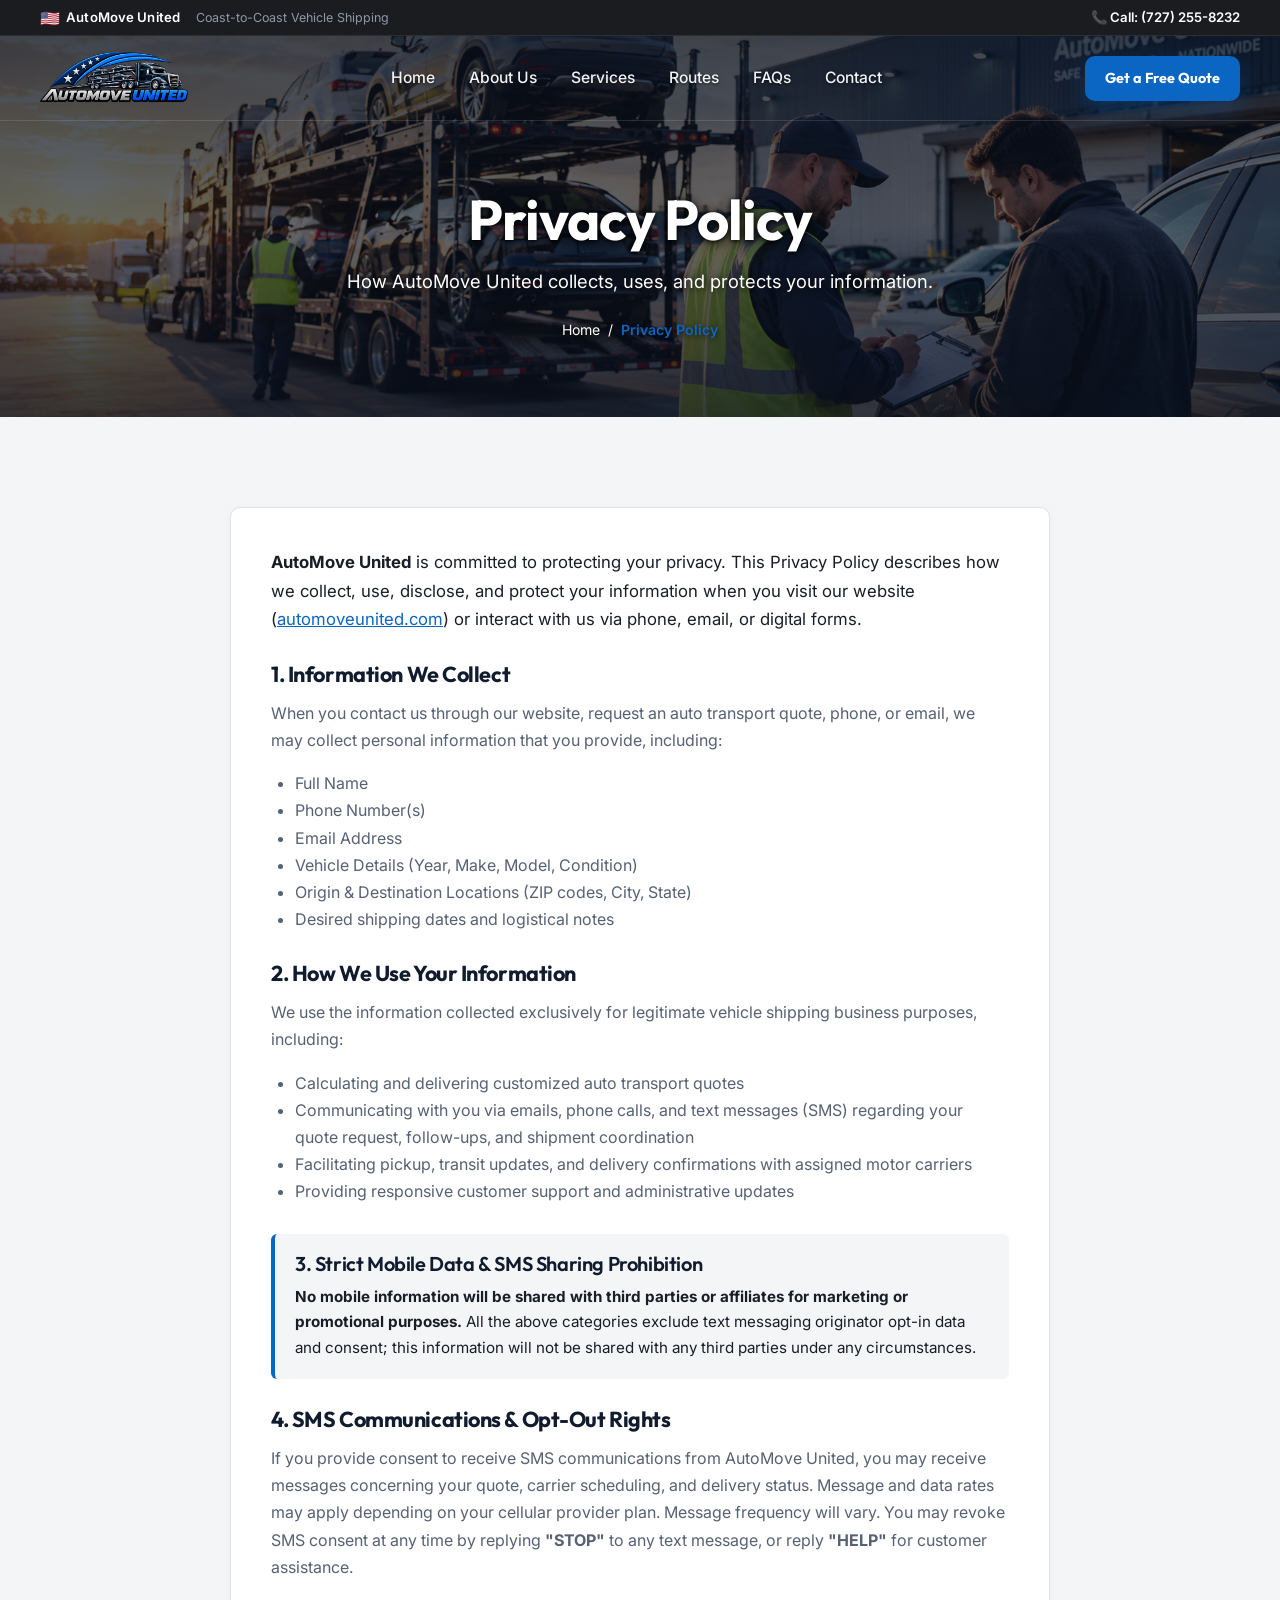
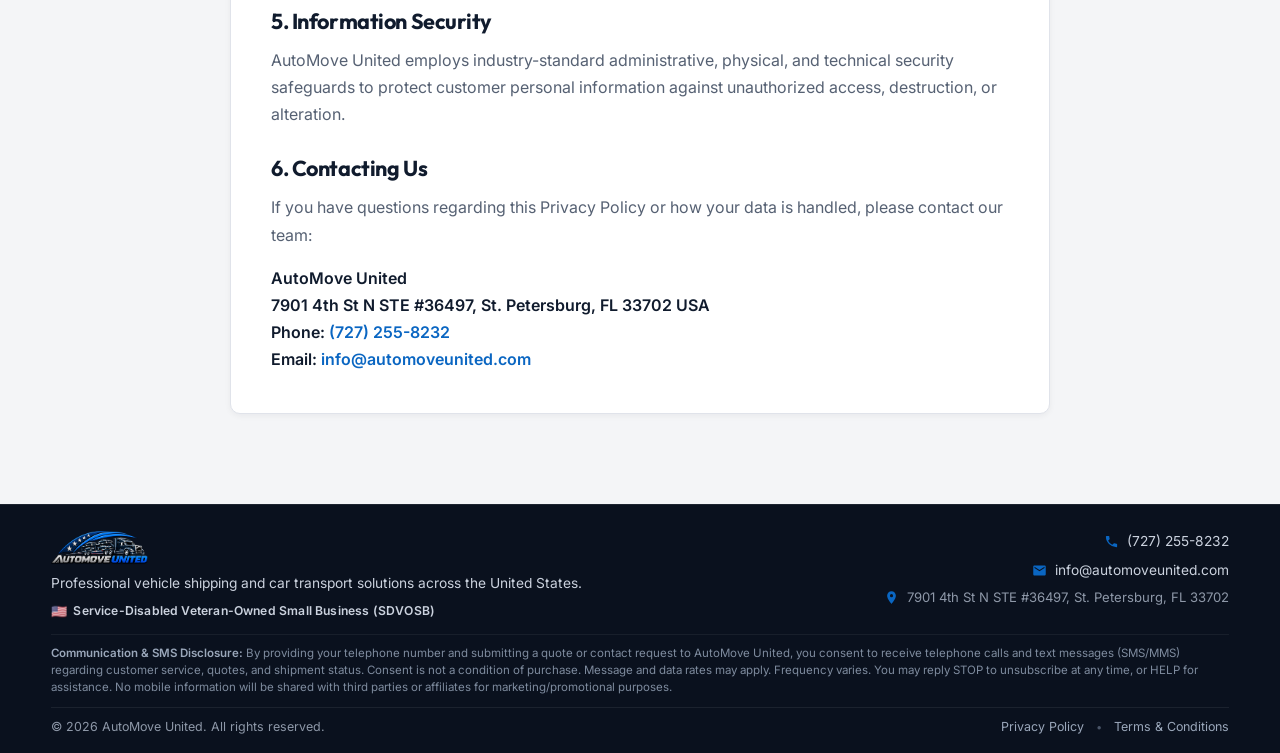
<file: privacy-policy.html>
<!DOCTYPE html>
<html lang="en">

<head>
  <meta charset="utf-8">
  <title>Privacy Policy | AutoMove United</title>
  <meta name="description"
    content="AutoMove United Privacy Policy. Information on data collection, SMS messaging terms, and our strict policy against sharing mobile opt-in data with third parties.">
  <meta name="viewport" content="width=device-width, initial-scale=1">
  <link rel="canonical" href="https://automoveunited.com/privacy-policy.html">

  <!-- Open Graph -->
  <meta property="og:type" content="website">
  <meta property="og:title" content="Privacy Policy | AutoMove United">
  <meta property="og:description" content="AutoMove United Privacy Policy and consumer data protection commitments.">
  <meta property="og:url" content="https://automoveunited.com/privacy-policy.html">
  <meta property="og:image" content="https://automoveunited.com/images/AMU.png">

  <!-- Favicons -->
  <link href="images/favicon.png" rel="shortcut icon" type="image/x-icon">
  <link href="images/webclip.png" rel="apple-touch-icon">

  <!-- Stylesheets -->
  <link rel="stylesheet" href="css/amu-redesign.css?v=3.2">

  <!-- Google Analytics (GA4) -->
  <script async src="https://www.googletagmanager.com/gtag/js?id=G-W89MC73MGH"></script>
  <script>
    window.dataLayer = window.dataLayer || [];
    function gtag() { dataLayer.push(arguments); }
    gtag('js', new Date());
    gtag('config', 'G-W89MC73MGH');
  </script>
</head>

<body>

  <!-- Top Announcement Bar -->
  <div class="amu-topbar">
    <div class="amu-container">
      <div class="amu-topbar-inner">
        <div class="amu-topbar-left">
          <span class="amu-topbar-pill"><span class="amu-topbar-flag">🇺🇸</span>AutoMove United</span>
          <span class="amu-topbar-meta">Coast-to-Coast Vehicle Shipping</span>
        </div>
        <div class="amu-topbar-right">
          <a href="tel:7272558232" class="amu-topbar-contact">📞 Call: (727) 255-8232</a>
        </div>
      </div>
    </div>
  </div>

  <!-- Sticky Header -->
  <header class="amu-header">
    <div class="amu-container">
      <nav class="amu-nav-inner" aria-label="Main Navigation">
        <a href="index.html" class="amu-logo-link" aria-label="AutoMove United Homepage">
          <img src="images/AMU.png" alt="AutoMove United Logo" class="amu-logo-img">
        </a>
        <ul class="amu-nav-menu">
          <li><a href="index.html" class="amu-nav-link">Home</a></li>
          <li><a href="about.html" class="amu-nav-link">About Us</a></li>
          <li><a href="services.html" class="amu-nav-link">Services</a></li>
          <li><a href="index.html#popular-routes" class="amu-nav-link">Routes</a></li>
          <li><a href="index.html#faq" class="amu-nav-link">FAQs</a></li>
          <li><a href="contact.html" class="amu-nav-link">Contact</a></li>
        </ul>
        <div class="amu-nav-actions">
          <a href="request-quote.html" class="amu-btn amu-btn-primary amu-btn-sm">Get a Free Quote</a>
          <!-- Animated Hamburger Button -->
          <button class="amu-mobile-toggle" aria-label="Open mobile navigation menu" aria-expanded="false"
            type="button">
            <span class="amu-hamburger-box" aria-hidden="true">
              <span class="amu-hamburger-line"></span>
              <span class="amu-hamburger-line"></span>
              <span class="amu-hamburger-line"></span>
            </span>
          </button>
        </div>
      </nav>
    </div>
  </header>

  <!-- Mobile Drawer Menu -->
  <div class="amu-mobile-nav" id="amu-mobile-nav" role="dialog" aria-label="Mobile Navigation">
    <div>
      <div class="amu-mobile-header">
        <img src="images/AMU.png" alt="AutoMove United Official Logo" class="amu-mobile-logo">
        <button class="amu-mobile-close" aria-label="Close menu">&times;</button>
      </div>
      <ul class="amu-mobile-links">
        <li><a href="index.html"><span>Home</span><span aria-hidden="true">&rarr;</span></a></li>
        <li><a href="about.html"><span>About Us</span><span aria-hidden="true">&rarr;</span></a></li>
        <li><a href="services.html"><span>Services</span><span aria-hidden="true">&rarr;</span></a></li>
        <li><a href="request-quote.html"><span>Request a Quote</span><span aria-hidden="true">&rarr;</span></a></li>
        <li><a href="index.html#popular-routes"><span>Shipping Routes</span><span aria-hidden="true">&rarr;</span></a>
        </li>
        <li><a href="index.html#faq"><span>Frequently Asked Questions</span><span aria-hidden="true">&rarr;</span></a>
        </li>
        <li><a href="contact.html"><span>Contact Us</span><span aria-hidden="true">&rarr;</span></a></li>
      </ul>
    </div>
    <div class="amu-mobile-footer">
      <a href="tel:7272558232" class="amu-mobile-call-btn">
        <svg width="18" height="18" viewBox="0 0 24 24" fill="currentColor" aria-hidden="true">
          <path
            d="M6.62 10.79a15.053 15.053 0 006.59 6.59l2.2-2.2a1 1 0 011.02-.24c1.12.37 2.33.57 3.57.57a1 1 0 011 1V20a1 1 0 01-1 1A17 17 0 013 4a1 1 0 011-1h3.5a1 1 0 011 1c0 1.25.2 2.45.57 3.57a1 1 0 01-.25 1.02l-2.2 2.2z" />
        </svg>
        Call Dispatch: (727) 255-8232
      </a>
      <a href="request-quote.html" class="amu-btn amu-btn-primary amu-btn-full amu-btn-glow">Get a Free Quote</a>
      <p style="font-size:0.75rem; color:#8E98A8; text-align:center; margin-top:8px; margin-bottom:0;">
        🇺🇸 Service-Disabled Veteran-Owned Small Business
      </p>
    </div>
  </div>


  <main>
    <!-- Page Header Banner -->
    <section class="amu-page-hero">
      <div class="amu-container">
        <h1 class="amu-page-hero-title">Privacy Policy</h1>
        <p class="amu-page-hero-subtitle">
          How AutoMove United collects, uses, and protects your information.
        </p>
        <div class="amu-breadcrumb">
          <a href="index.html">Home</a>
          <span>/</span>
          <span class="amu-breadcrumb-curr">Privacy Policy</span>
        </div>
      </div>
    </section>

    <!-- Policy Content Section -->
    <section class="amu-section amu-section-grey">
      <div class="amu-container" style="max-width: 860px;">
        <div
          style="background:var(--amu-white); padding:40px; border-radius:var(--radius-md); border:1px solid var(--amu-border); box-shadow:var(--shadow-sm); line-height:1.7;">

          <p style="font-size:1.05rem; color:var(--amu-text-main); margin-bottom:24px;">
            <strong>AutoMove United</strong> is committed to protecting your privacy. This Privacy Policy describes how
            we collect, use, disclose, and protect your information when you visit our website (<a
              href="https://automoveunited.com"
              style="color:var(--amu-red); text-decoration:underline;">automoveunited.com</a>) or interact with us via
            phone, email, or digital forms.
          </p>

          <h3 style="color:var(--amu-navy); font-size:1.35rem; margin-top:28px; margin-bottom:12px;">1. Information We
            Collect</h3>
          <p style="color:var(--amu-text-muted);">
            When you contact us through our website, request an auto transport quote, phone, or email, we may collect
            personal information that you provide, including:
          </p>
          <ul style="margin-left:24px; margin-bottom:20px; color:var(--amu-text-muted);">
            <li>Full Name</li>
            <li>Phone Number(s)</li>
            <li>Email Address</li>
            <li>Vehicle Details (Year, Make, Model, Condition)</li>
            <li>Origin &amp; Destination Locations (ZIP codes, City, State)</li>
            <li>Desired shipping dates and logistical notes</li>
          </ul>

          <h3 style="color:var(--amu-navy); font-size:1.35rem; margin-top:28px; margin-bottom:12px;">2. How We Use Your
            Information</h3>
          <p style="color:var(--amu-text-muted);">
            We use the information collected exclusively for legitimate vehicle shipping business purposes, including:
          </p>
          <ul style="margin-left:24px; margin-bottom:20px; color:var(--amu-text-muted);">
            <li>Calculating and delivering customized auto transport quotes</li>
            <li>Communicating with you via emails, phone calls, and text messages (SMS) regarding your quote request,
              follow-ups, and shipment coordination</li>
            <li>Facilitating pickup, transit updates, and delivery confirmations with assigned motor carriers</li>
            <li>Providing responsive customer support and administrative updates</li>
          </ul>

          <div
            style="background:var(--amu-grey-bg); border-left:4px solid var(--amu-red); padding:18px 20px; border-radius:var(--radius-sm); margin:28px 0;">
            <h4 style="color:var(--amu-navy); margin-bottom:8px;">3. Strict Mobile Data &amp; SMS Sharing Prohibition
            </h4>
            <p style="margin:0; font-size:0.95rem; color:var(--amu-text-main);">
              <strong>No mobile information will be shared with third parties or affiliates for marketing or promotional
                purposes.</strong> All the above categories exclude text messaging originator opt-in data and consent;
              this information will not be shared with any third parties under any circumstances.
            </p>
          </div>

          <h3 style="color:var(--amu-navy); font-size:1.35rem; margin-top:28px; margin-bottom:12px;">4. SMS
            Communications &amp; Opt-Out Rights</h3>
          <p style="color:var(--amu-text-muted);">
            If you provide consent to receive SMS communications from AutoMove United, you may receive messages
            concerning your quote, carrier scheduling, and delivery status. Message and data rates may apply depending
            on your cellular provider plan. Message frequency will vary. You may revoke SMS consent at any time by
            replying <strong>"STOP"</strong> to any text message, or reply <strong>"HELP"</strong> for customer
            assistance.
          </p>

          <h3 style="color:var(--amu-navy); font-size:1.35rem; margin-top:28px; margin-bottom:12px;">5. Information
            Security</h3>
          <p style="color:var(--amu-text-muted);">
            AutoMove United employs industry-standard administrative, physical, and technical security safeguards to
            protect customer personal information against unauthorized access, destruction, or alteration.
          </p>

          <h3 style="color:var(--amu-navy); font-size:1.35rem; margin-top:28px; margin-bottom:12px;">6. Contacting Us
          </h3>
          <p style="color:var(--amu-text-muted);">
            If you have questions regarding this Privacy Policy or how your data is handled, please contact our team:
          </p>
          <p style="color:var(--amu-navy); font-weight:600; margin-top:10px;">
            AutoMove United<br>
            7901 4th St N STE #36497, St. Petersburg, FL 33702 USA<br>
            Phone: <a href="tel:7272558232" style="color:var(--amu-red);">(727) 255-8232</a><br>
            Email: <a href="mailto:info@automoveunited.com" style="color:var(--amu-red);">info@automoveunited.com</a>
          </p>

        </div>
      </div>
    </section>
  </main>

  <!-- Footer -->
  <footer class="amu-footer">
    <div class="amu-container">
      <div class="amu-footer-main">
        <!-- Left: Company Branding -->
        <div class="amu-footer-brand">
          <a href="index.html" class="amu-footer-logo-link" aria-label="AutoMove United Home">
            <img src="images/AMU.png" alt="AutoMove United Logo" class="amu-footer-logo">
          </a>
          <p class="amu-footer-desc">
            Professional vehicle shipping and car transport solutions across the United States.
          </p>
          <div class="amu-footer-sdvosb-tag">
            <span class="amu-footer-flag" aria-hidden="true">🇺🇸</span>
            <span>Service-Disabled Veteran-Owned Small Business (SDVOSB)</span>
          </div>
        </div>

        <!-- Right: Contact Information -->
        <div class="amu-footer-contact">
          <a href="tel:7272558232" class="amu-footer-contact-item" aria-label="Call (727) 255-8232">
            <svg width="15" height="15" viewBox="0 0 24 24" fill="currentColor" aria-hidden="true">
              <path
                d="M6.62 10.79a15.053 15.053 0 006.59 6.59l2.2-2.2a1 1 0 011.02-.24c1.12.37 2.33.57 3.57.57a1 1 0 011 1V20a1 1 0 01-1 1A17 17 0 013 4a1 1 0 011-1h3.5a1 1 0 011 1c0 1.25.2 2.45.57 3.57a1 1 0 01-.25 1.02l-2.2 2.2z" />
            </svg>
            <span>(727) 255-8232</span>
          </a>
          <a href="mailto:info@automoveunited.com" class="amu-footer-contact-item"
            aria-label="Email info@automoveunited.com">
            <svg width="15" height="15" viewBox="0 0 24 24" fill="currentColor" aria-hidden="true">
              <path
                d="M20 4H4c-1.1 0-1.99.9-1.99 2L2 18c0 1.1.9 2 2 2h16c1.1 0 2-.9 2-2V6c0-1.1-.9-2-2-2zm0 4l-8 5-8-5V6l8 5 8-5v2z" />
            </svg>
            <span>info@automoveunited.com</span>
          </a>
          <div class="amu-footer-contact-item amu-footer-contact-location">
            <svg width="15" height="15" viewBox="0 0 24 24" fill="currentColor" aria-hidden="true">
              <path
                d="M12 2C8.13 2 5 5.13 5 9c0 5.25 7 13 7 13s7-7.75 7-13c0-3.87-3.13-7-7-7zm0 9.5a2.5 2.5 0 010-5 2.5 2.5 0 010 5z" />
            </svg>
            <span>7901 4th St N STE #36497, St. Petersburg, FL 33702</span>
          </div>
        </div>
      </div>

      <!-- Compact Understated SMS Disclosure -->
      <div class="amu-footer-disclosure">
        <strong>Communication &amp; SMS Disclosure:</strong> By providing your telephone number and submitting a quote
        or contact request to AutoMove United, you consent to receive telephone calls and text messages (SMS/MMS)
        regarding customer service, quotes, and shipment status. Consent is not a condition of purchase. Message and
        data rates may apply. Frequency varies. You may reply STOP to unsubscribe at any time, or HELP for assistance.
        No mobile information will be shared with third parties or affiliates for marketing/promotional purposes.
      </div>

      <!-- Slim Bottom Legal Bar -->
      <div class="amu-footer-bottom">
        <p class="amu-footer-copy">&copy; 2026 AutoMove United. All rights reserved.</p>
        <div class="amu-footer-bottom-legal">
          <a href="privacy-policy.html">Privacy Policy</a>
          <span class="amu-footer-dot" aria-hidden="true">&bull;</span>
          <a href="terms-and-conditions.html">Terms &amp; Conditions</a>
        </div>
      </div>
    </div>
  </footer>

  <script src="js/amu-main.js?v=3.1"></script>
</body>

</html>
</file>
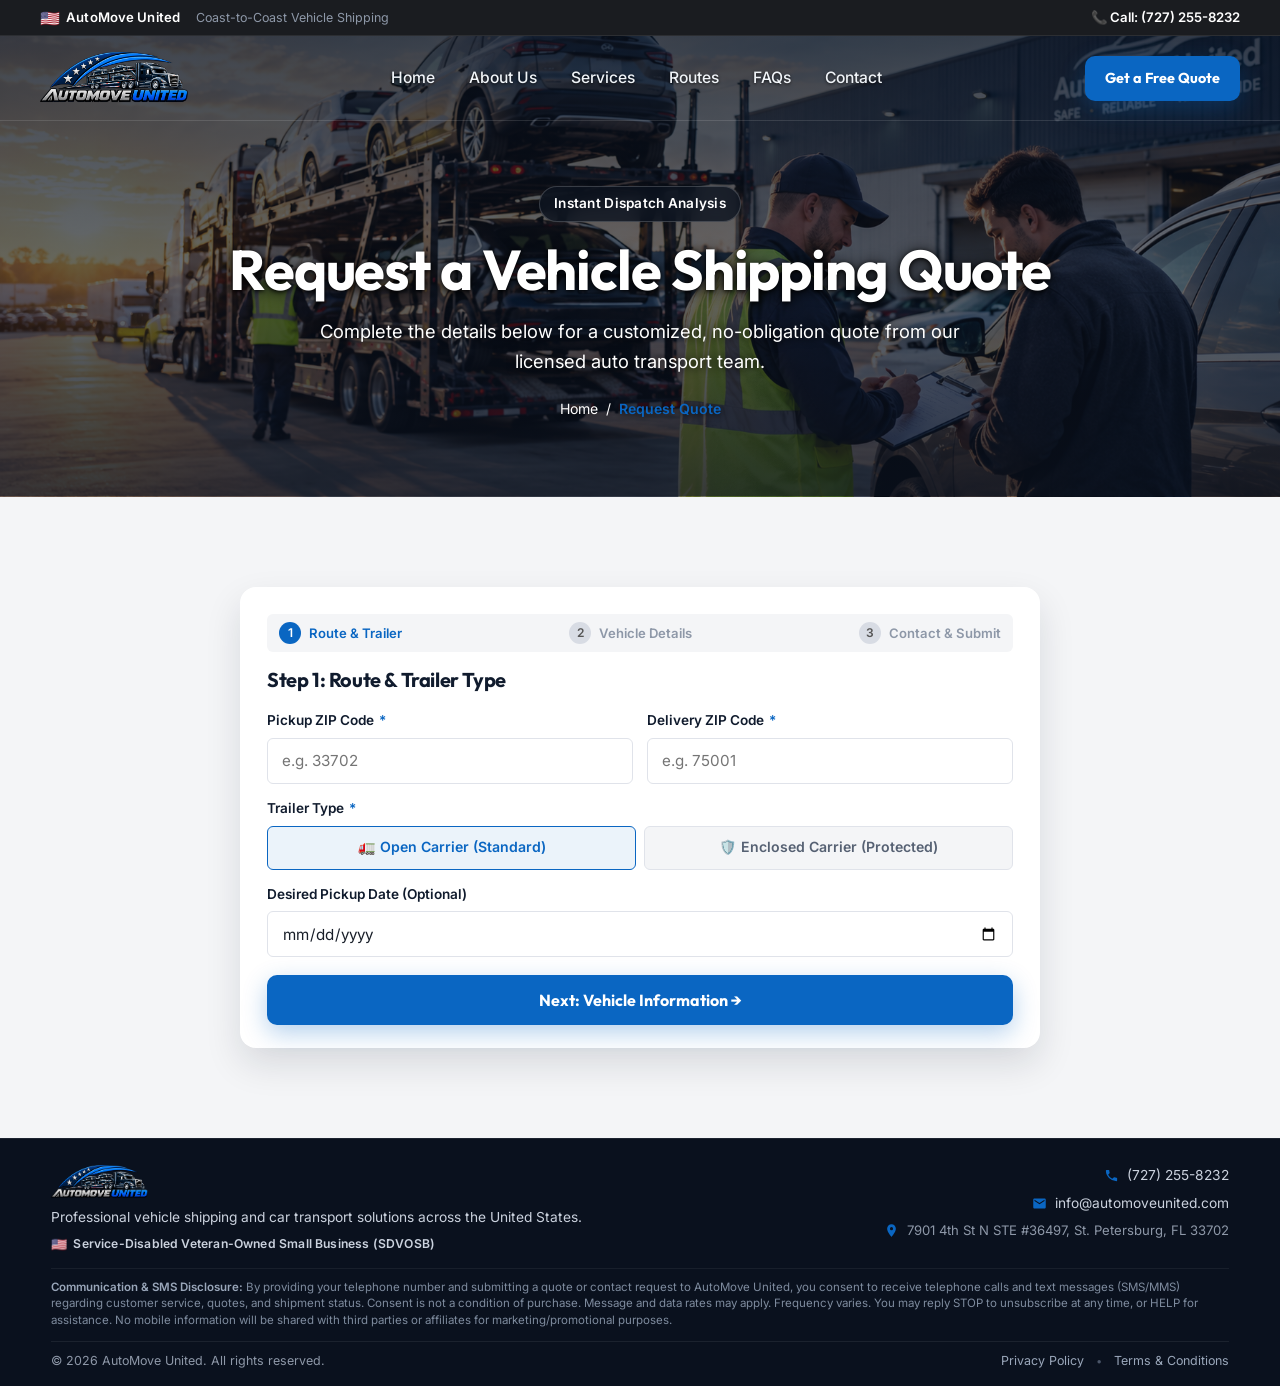
<file: request-quote.html>
<!DOCTYPE html>
<html lang="en">

<head>
  <meta charset="utf-8">
  <title>Request a Free Car Shipping Quote | AutoMove United</title>
  <meta name="description"
    content="Get a free vehicle shipping quote from AutoMove United. Fast, reliable open and enclosed car transport services across the United States.">
  <meta name="viewport" content="width=device-width, initial-scale=1">
  <link rel="canonical" href="https://automoveunited.com/request-quote.html">

  <!-- Open Graph -->
  <meta property="og:type" content="website">
  <meta property="og:title" content="Request a Free Car Shipping Quote | AutoMove United">
  <meta property="og:description"
    content="Fast, reliable vehicle transport quotes from a Service-Disabled Veteran-Owned Small Business.">
  <meta property="og:url" content="https://automoveunited.com/request-quote.html">
  <meta property="og:image" content="https://automoveunited.com/images/AMU.png">

  <!-- Favicons -->
  <link href="images/favicon.png" rel="shortcut icon" type="image/x-icon">
  <link href="images/webclip.png" rel="apple-touch-icon">

  <!-- Stylesheets -->
  <link rel="stylesheet" href="css/amu-redesign.css?v=3.2">

  <!-- Google Analytics (GA4) -->
  <script async src="https://www.googletagmanager.com/gtag/js?id=G-W89MC73MGH"></script>
  <script>
    window.dataLayer = window.dataLayer || [];
    function gtag() { dataLayer.push(arguments); }
    gtag('js', new Date());
    gtag('config', 'G-W89MC73MGH');
  </script>
</head>

<body>

  <!-- Top Announcement Bar -->
  <div class="amu-topbar">
    <div class="amu-container">
      <div class="amu-topbar-inner">
        <div class="amu-topbar-left">
          <span class="amu-topbar-pill"><span class="amu-topbar-flag">🇺🇸</span>AutoMove United</span>
          <span class="amu-topbar-meta">Coast-to-Coast Vehicle Shipping</span>
        </div>
        <div class="amu-topbar-right">
          <a href="tel:7272558232" class="amu-topbar-contact">📞 Call: (727) 255-8232</a>
        </div>
      </div>
    </div>
  </div>

  <!-- Sticky Header -->
  <header class="amu-header">
    <div class="amu-container">
      <nav class="amu-nav-inner" aria-label="Main Navigation">
        <a href="index.html" class="amu-logo-link" aria-label="AutoMove United Homepage">
          <img src="images/AMU.png" alt="AutoMove United Logo" class="amu-logo-img">
        </a>
        <ul class="amu-nav-menu">
          <li><a href="index.html" class="amu-nav-link">Home</a></li>
          <li><a href="about.html" class="amu-nav-link">About Us</a></li>
          <li><a href="services.html" class="amu-nav-link">Services</a></li>
          <li><a href="index.html#popular-routes" class="amu-nav-link">Routes</a></li>
          <li><a href="index.html#faq" class="amu-nav-link">FAQs</a></li>
          <li><a href="contact.html" class="amu-nav-link">Contact</a></li>
        </ul>
        <div class="amu-nav-actions">
          <a href="request-quote.html" class="amu-btn amu-btn-primary amu-btn-sm active">Get a Free Quote</a>
          <!-- Animated Hamburger Button -->
          <button class="amu-mobile-toggle" aria-label="Open mobile navigation menu" aria-expanded="false"
            type="button">
            <span class="amu-hamburger-box" aria-hidden="true">
              <span class="amu-hamburger-line"></span>
              <span class="amu-hamburger-line"></span>
              <span class="amu-hamburger-line"></span>
            </span>
          </button>
        </div>
      </nav>
    </div>
  </header>

  <!-- Mobile Drawer Menu -->
  <div class="amu-mobile-nav" id="amu-mobile-nav" role="dialog" aria-label="Mobile Navigation">
    <div>
      <div class="amu-mobile-header">
        <img src="images/AMU.png" alt="AutoMove United Official Logo" class="amu-mobile-logo">
        <button class="amu-mobile-close" aria-label="Close menu">&times;</button>
      </div>
      <ul class="amu-mobile-links">
        <li><a href="index.html"><span>Home</span><span aria-hidden="true">&rarr;</span></a></li>
        <li><a href="about.html"><span>About Us</span><span aria-hidden="true">&rarr;</span></a></li>
        <li><a href="services.html"><span>Services</span><span aria-hidden="true">&rarr;</span></a></li>
        <li><a href="request-quote.html" class="active"><span>Request a Quote</span><span
              aria-hidden="true">&rarr;</span></a></li>
        <li><a href="index.html#popular-routes"><span>Shipping Routes</span><span aria-hidden="true">&rarr;</span></a>
        </li>
        <li><a href="index.html#faq"><span>Frequently Asked Questions</span><span aria-hidden="true">&rarr;</span></a>
        </li>
        <li><a href="contact.html"><span>Contact Us</span><span aria-hidden="true">&rarr;</span></a></li>
      </ul>
    </div>
    <div class="amu-mobile-footer">
      <a href="tel:7272558232" class="amu-mobile-call-btn">
        <svg width="18" height="18" viewBox="0 0 24 24" fill="currentColor" aria-hidden="true">
          <path
            d="M6.62 10.79a15.053 15.053 0 006.59 6.59l2.2-2.2a1 1 0 011.02-.24c1.12.37 2.33.57 3.57.57a1 1 0 011 1V20a1 1 0 01-1 1A17 17 0 013 4a1 1 0 011-1h3.5a1 1 0 011 1c0 1.25.2 2.45.57 3.57a1 1 0 01-.25 1.02l-2.2 2.2z" />
        </svg>
        Call Dispatch: (727) 255-8232
      </a>
      <p style="font-size:0.75rem; color:#8E98A8; text-align:center; margin-top:8px; margin-bottom:0;">
        🇺🇸 Service-Disabled Veteran-Owned Small Business
      </p>
    </div>
  </div>


  <main>
    <!-- Page Header Banner -->
    <section class="amu-page-hero">
      <div class="amu-container">
        <span class="amu-badge amu-badge-sdvosb" style="margin-bottom: 14px;">Instant Dispatch Analysis</span>
        <h1 class="amu-page-hero-title">Request a Vehicle Shipping Quote</h1>
        <p class="amu-page-hero-subtitle">
          Complete the details below for a customized, no-obligation quote from our licensed auto transport team.
        </p>
        <div class="amu-breadcrumb">
          <a href="index.html">Home</a>
          <span>/</span>
          <span class="amu-breadcrumb-curr">Request Quote</span>
        </div>
      </div>
    </section>

    <!-- Quote Form Section -->
    <section class="amu-section amu-section-grey">
      <div class="amu-container" style="max-width: 840px;">
        <div class="amu-hero-form-card" style="box-shadow: var(--shadow-lg);">

          <div class="amu-form-progress" aria-hidden="true">
            <div class="amu-progress-step active" data-step-indicator="1">
              <span class="amu-step-num">1</span>
              <span>Route &amp; Trailer</span>
            </div>
            <div class="amu-progress-step" data-step-indicator="2">
              <span class="amu-step-num">2</span>
              <span>Vehicle Details</span>
            </div>
            <div class="amu-progress-step" data-step-indicator="3">
              <span class="amu-step-num">3</span>
              <span>Contact &amp; Submit</span>
            </div>
          </div>

          <form id="amu-hero-quote-form" method="post" novalidate>
            <!-- Anti-Spam Honeypot Field -->
            <div class="amu-hp" aria-hidden="true">
              <input type="text" class="amu-hp-input" name="amu_website_field" tabindex="-1" autocomplete="off">
            </div>

            <!-- STEP 1: ROUTE & TRAILER TYPE -->
            <div class="amu-form-step active" data-step="1">
              <h3 style="font-size:1.25rem; margin-bottom:18px; color:var(--amu-navy);">Step 1: Route &amp; Trailer Type
              </h3>
              <div class="amu-form-grid">
                <div class="amu-form-group">
                  <label class="amu-form-label" for="req-pick-zip">
                    Pickup ZIP Code <span class="req">*</span>
                  </label>
                  <input type="text" id="req-pick-zip" name="Pick-Up-ZIP-Code" class="amu-form-control"
                    placeholder="e.g. 33702" maxlength="10" inputmode="numeric" pattern="[0-9]*"
                    autocomplete="postal-code" required>
                </div>
                <div class="amu-form-group">
                  <label class="amu-form-label" for="req-drop-zip">
                    Delivery ZIP Code <span class="req">*</span>
                  </label>
                  <input type="text" id="req-drop-zip" name="Drop-Off-Zip-Code" class="amu-form-control"
                    placeholder="e.g. 75001" maxlength="10" inputmode="numeric" pattern="[0-9]*"
                    autocomplete="postal-code" required>
                </div>
              </div>

              <div class="amu-form-group">
                <label class="amu-form-label">
                  Trailer Type <span class="req">*</span>
                </label>
                <div class="amu-radio-pills">
                  <label class="amu-radio-pill">
                    <input type="radio" name="Trailer-Type" value="Open" checked>
                    <span class="amu-radio-pill-box">
                      <span>🚛 Open Carrier (Standard)</span>
                    </span>
                  </label>
                  <label class="amu-radio-pill">
                    <input type="radio" name="Trailer-Type" value="Enclosed">
                    <span class="amu-radio-pill-box">
                      <span>🛡️ Enclosed Carrier (Protected)</span>
                    </span>
                  </label>
                </div>
              </div>

              <div class="amu-form-group">
                <label class="amu-form-label" for="req-date">
                  Desired Pickup Date (Optional)
                </label>
                <input type="date" id="req-date" name="Preferred Vehicle Delivery Date" class="amu-form-control">
              </div>

              <div class="amu-form-nav">
                <button type="button" class="amu-btn amu-btn-primary amu-btn-full amu-next-step-1">
                  Next: Vehicle Information &rarr;
                </button>
              </div>
            </div>

            <!-- STEP 2: VEHICLE DETAILS -->
            <div class="amu-form-step" data-step="2">
              <h3 style="font-size:1.25rem; margin-bottom:18px; color:var(--amu-navy);">Step 2: Vehicle Information</h3>
              <div class="amu-form-grid">
                <div class="amu-form-group">
                  <label class="amu-form-label" for="req-year">
                    Vehicle Year <span class="req">*</span>
                  </label>
                  <select id="req-year" name="Vehicle Make (Year)" class="amu-form-control amu-year-select" required>
                    <option value="">Select Year</option>
                  </select>
                </div>
                <div class="amu-form-group">
                  <label class="amu-form-label" for="req-make">
                    Vehicle Make <span class="req">*</span>
                  </label>
                  <input type="text" id="req-make" name="Vehicle-Make-Brand" class="amu-form-control"
                    placeholder="e.g. Chevrolet, Tesla, Honda" required>
                </div>
              </div>

              <div class="amu-form-grid">
                <div class="amu-form-group">
                  <label class="amu-form-label" for="req-model">
                    Vehicle Model <span class="req">*</span>
                  </label>
                  <input type="text" id="req-model" name="Vehicle-Model" class="amu-form-control"
                    placeholder="e.g. Silverado, Model Y, Civic" required>
                </div>
                <div class="amu-form-group">
                  <label class="amu-form-label">
                    Condition (Operable?) <span class="req">*</span>
                  </label>
                  <div class="amu-radio-pills">
                    <label class="amu-radio-pill">
                      <input type="radio" name="Operable" value="Yes" checked>
                      <span class="amu-radio-pill-box">✓ Operable / Running</span>
                    </label>
                    <label class="amu-radio-pill">
                      <input type="radio" name="Operable" value="No">
                      <span class="amu-radio-pill-box">✕ Inoperable (Non-running)</span>
                    </label>
                  </div>
                </div>
              </div>

              <div class="amu-form-group">
                <label class="amu-form-label" for="req-priority">
                  Delivery Priority
                </label>
                <select id="req-priority" name="Delivery-Priority" class="amu-form-control">
                  <option value="Standard">Standard Dispatch Schedule</option>
                  <option value="High">High Priority / Expedited</option>
                  <option value="Flexible">Flexible Window</option>
                </select>
              </div>

              <div class="amu-form-nav">
                <button type="button" class="amu-btn amu-btn-outline-dark amu-prev-step-2">&larr; Back</button>
                <button type="button" class="amu-btn amu-btn-primary amu-next-step-2">Next: Contact Details
                  &rarr;</button>
              </div>
            </div>

            <!-- STEP 3: CONTACT & SUBMISSION -->
            <div class="amu-form-step" data-step="3">
              <h3 style="font-size:1.25rem; margin-bottom:18px; color:var(--amu-navy);">Step 3: Contact &amp; Final
                Details</h3>
              <div class="amu-form-group">
                <label class="amu-form-label" for="req-name">
                  Full Name <span class="req">*</span>
                </label>
                <input type="text" id="req-name" name="Full-Name-rq" class="amu-form-control"
                  placeholder="Enter your full name" required>
              </div>

              <div class="amu-form-grid">
                <div class="amu-form-group">
                  <label class="amu-form-label" for="req-email">
                    Email Address <span class="req">*</span>
                  </label>
                  <input type="email" id="req-email" name="Email-rq" class="amu-form-control"
                    placeholder="name@domain.com" required>
                </div>
                <div class="amu-form-group">
                  <label class="amu-form-label" for="req-phone">
                    Phone Number <span class="req">*</span>
                  </label>
                  <input type="tel" id="req-phone" name="Phone-rq" class="amu-form-control" placeholder="(555) 000-0000"
                    required>
                </div>
              </div>

              <div class="amu-form-group">
                <label class="amu-form-label" for="req-notes">
                  Additional Shipment Notes (Optional)
                </label>
                <textarea id="req-notes" name="Additional-Requests" class="amu-form-control" rows="3"
                  placeholder="Specific delivery instructions, ground clearance, preferred times..."></textarea>
              </div>

              <div class="amu-form-group">
                <label class="amu-checkbox-label" for="hero-sms-consent">
                  <input type="checkbox" id="hero-sms-consent" name="sms_consent" required checked>
                  <span>
                    By checking this box, you agree to receive text messages about customer care &amp; delivery
                    notifications from AutoMove United. Reply STOP to opt out, HELP for help. Message &amp; data rates
                    may apply. Frequency varies. See our <a href="privacy-policy.html">Privacy Policy</a> and <a
                      href="terms-and-conditions.html">Terms &amp; Conditions</a>.
                  </span>
                </label>
              </div>

              <div class="amu-form-nav">
                <button type="button" class="amu-btn amu-btn-outline-dark amu-prev-step-3">&larr; Back</button>
                <button type="submit" class="amu-btn amu-btn-primary amu-submit-quote-btn">
                  Submit Quote Request
                </button>
              </div>
            </div>

            <!-- Live Status Feedback -->
            <div class="amu-form-status" role="alert" aria-live="polite"></div>
          </form>

        </div>
      </div>
    </section>
  </main>

  <!-- Footer -->
  <footer class="amu-footer">
    <div class="amu-container">
      <div class="amu-footer-main">
        <!-- Left: Company Branding -->
        <div class="amu-footer-brand">
          <a href="index.html" class="amu-footer-logo-link" aria-label="AutoMove United Home">
            <img src="images/AMU.png" alt="AutoMove United Logo" class="amu-footer-logo">
          </a>
          <p class="amu-footer-desc">
            Professional vehicle shipping and car transport solutions across the United States.
          </p>
          <div class="amu-footer-sdvosb-tag">
            <span class="amu-footer-flag" aria-hidden="true">🇺🇸</span>
            <span>Service-Disabled Veteran-Owned Small Business (SDVOSB)</span>
          </div>
        </div>

        <!-- Right: Contact Information -->
        <div class="amu-footer-contact">
          <a href="tel:7272558232" class="amu-footer-contact-item" aria-label="Call (727) 255-8232">
            <svg width="15" height="15" viewBox="0 0 24 24" fill="currentColor" aria-hidden="true">
              <path
                d="M6.62 10.79a15.053 15.053 0 006.59 6.59l2.2-2.2a1 1 0 011.02-.24c1.12.37 2.33.57 3.57.57a1 1 0 011 1V20a1 1 0 01-1 1A17 17 0 013 4a1 1 0 011-1h3.5a1 1 0 011 1c0 1.25.2 2.45.57 3.57a1 1 0 01-.25 1.02l-2.2 2.2z" />
            </svg>
            <span>(727) 255-8232</span>
          </a>
          <a href="mailto:info@automoveunited.com" class="amu-footer-contact-item"
            aria-label="Email info@automoveunited.com">
            <svg width="15" height="15" viewBox="0 0 24 24" fill="currentColor" aria-hidden="true">
              <path
                d="M20 4H4c-1.1 0-1.99.9-1.99 2L2 18c0 1.1.9 2 2 2h16c1.1 0 2-.9 2-2V6c0-1.1-.9-2-2-2zm0 4l-8 5-8-5V6l8 5 8-5v2z" />
            </svg>
            <span>info@automoveunited.com</span>
          </a>
          <div class="amu-footer-contact-item amu-footer-contact-location">
            <svg width="15" height="15" viewBox="0 0 24 24" fill="currentColor" aria-hidden="true">
              <path
                d="M12 2C8.13 2 5 5.13 5 9c0 5.25 7 13 7 13s7-7.75 7-13c0-3.87-3.13-7-7-7zm0 9.5a2.5 2.5 0 010-5 2.5 2.5 0 010 5z" />
            </svg>
            <span>7901 4th St N STE #36497, St. Petersburg, FL 33702</span>
          </div>
        </div>
      </div>

      <!-- Compact Understated SMS Disclosure -->
      <div class="amu-footer-disclosure">
        <strong>Communication &amp; SMS Disclosure:</strong> By providing your telephone number and submitting a quote
        or contact request to AutoMove United, you consent to receive telephone calls and text messages (SMS/MMS)
        regarding customer service, quotes, and shipment status. Consent is not a condition of purchase. Message and
        data rates may apply. Frequency varies. You may reply STOP to unsubscribe at any time, or HELP for assistance.
        No mobile information will be shared with third parties or affiliates for marketing/promotional purposes.
      </div>

      <!-- Slim Bottom Legal Bar -->
      <div class="amu-footer-bottom">
        <p class="amu-footer-copy">&copy; 2026 AutoMove United. All rights reserved.</p>
        <div class="amu-footer-bottom-legal">
          <a href="privacy-policy.html">Privacy Policy</a>
          <span class="amu-footer-dot" aria-hidden="true">&bull;</span>
          <a href="terms-and-conditions.html">Terms &amp; Conditions</a>
        </div>
      </div>
    </div>
  </footer>

  <script src="js/amu-main.js?v=3.1"></script>

  <!-- Live Chat (Tawk.to) -->
  <script type="text/javascript">
    var Tawk_API = Tawk_API || {}, Tawk_LoadStart = new Date();
    (function () {
      var s1 = document.createElement("script"), s0 = document.getElementsByTagName("script")[0];
      s1.async = true;
      s1.src = 'https://embed.tawk.to/67f55e7b709a311912e61177/1iob7i625';
      s1.charset = 'UTF-8';
      s1.setAttribute('crossorigin', '*');
      s0.parentNode.insertBefore(s1, s0);
    })();
  </script>
</body>

</html>
</file>
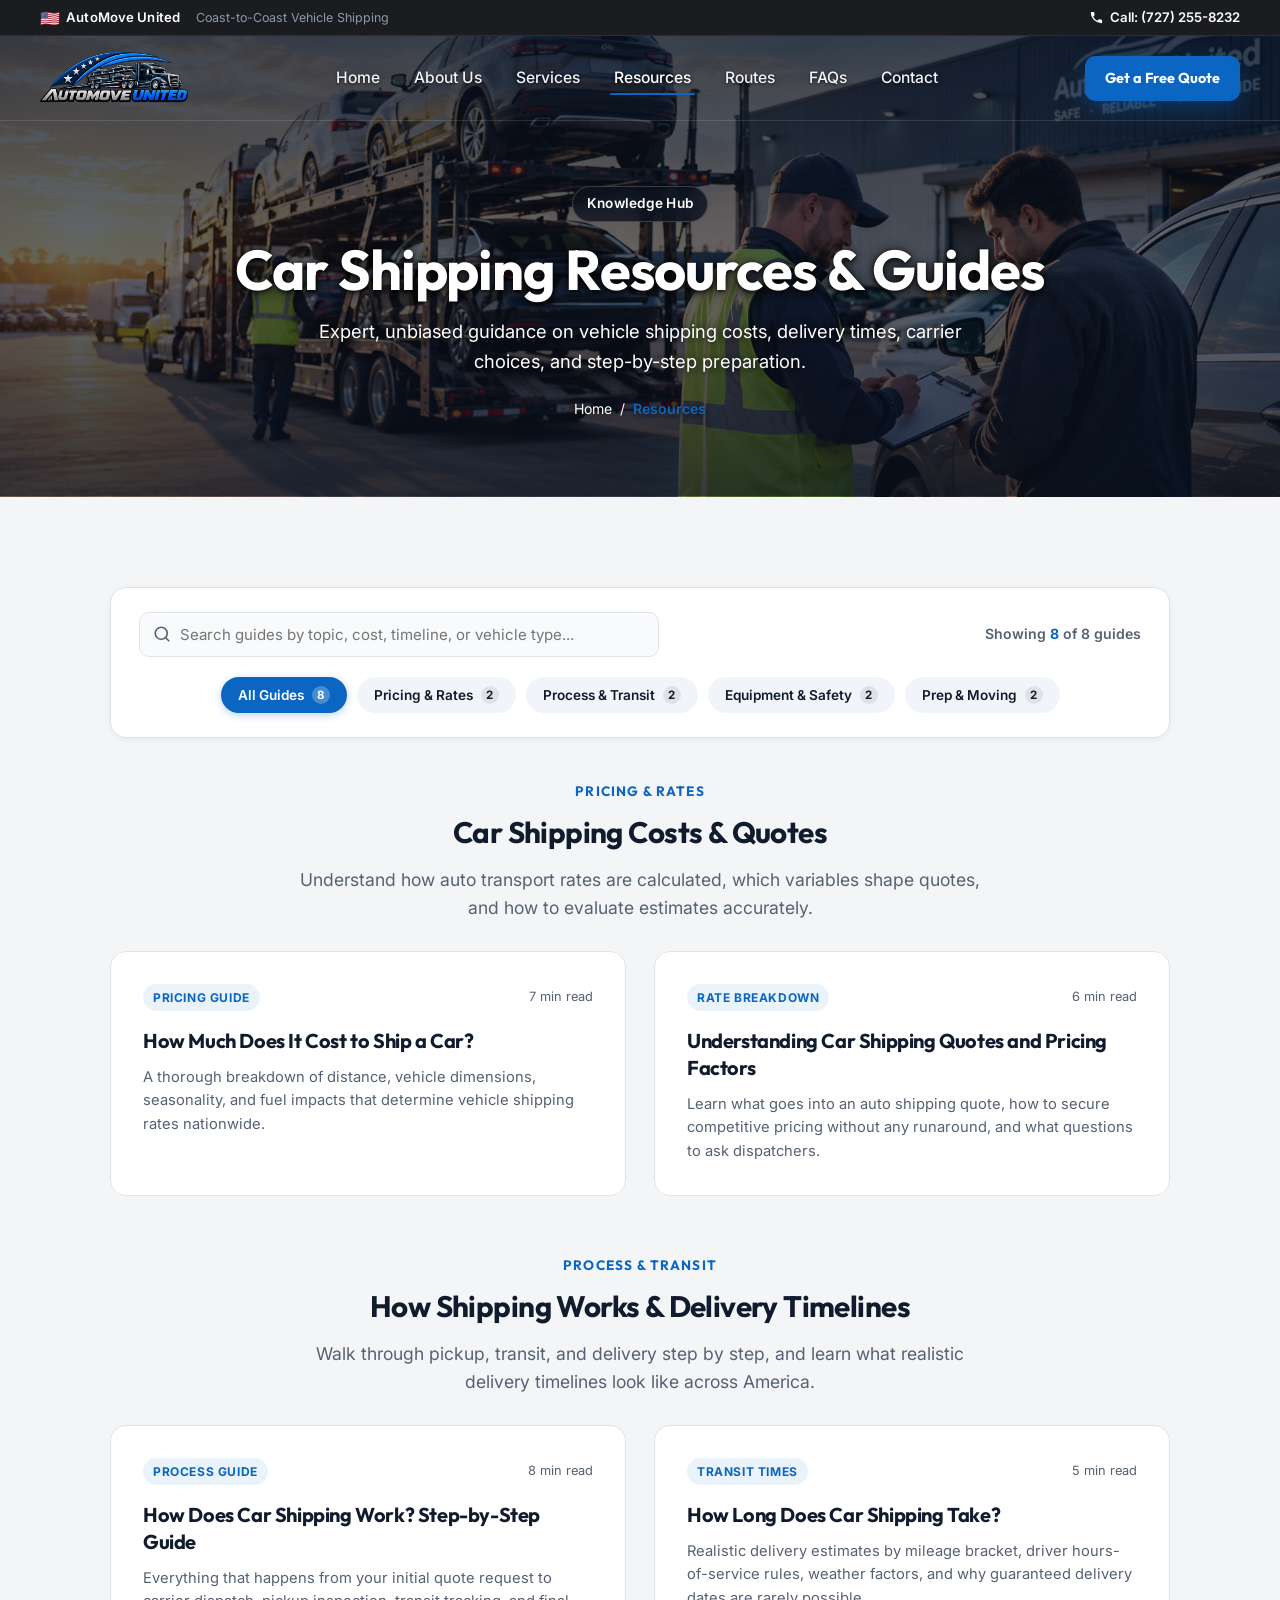
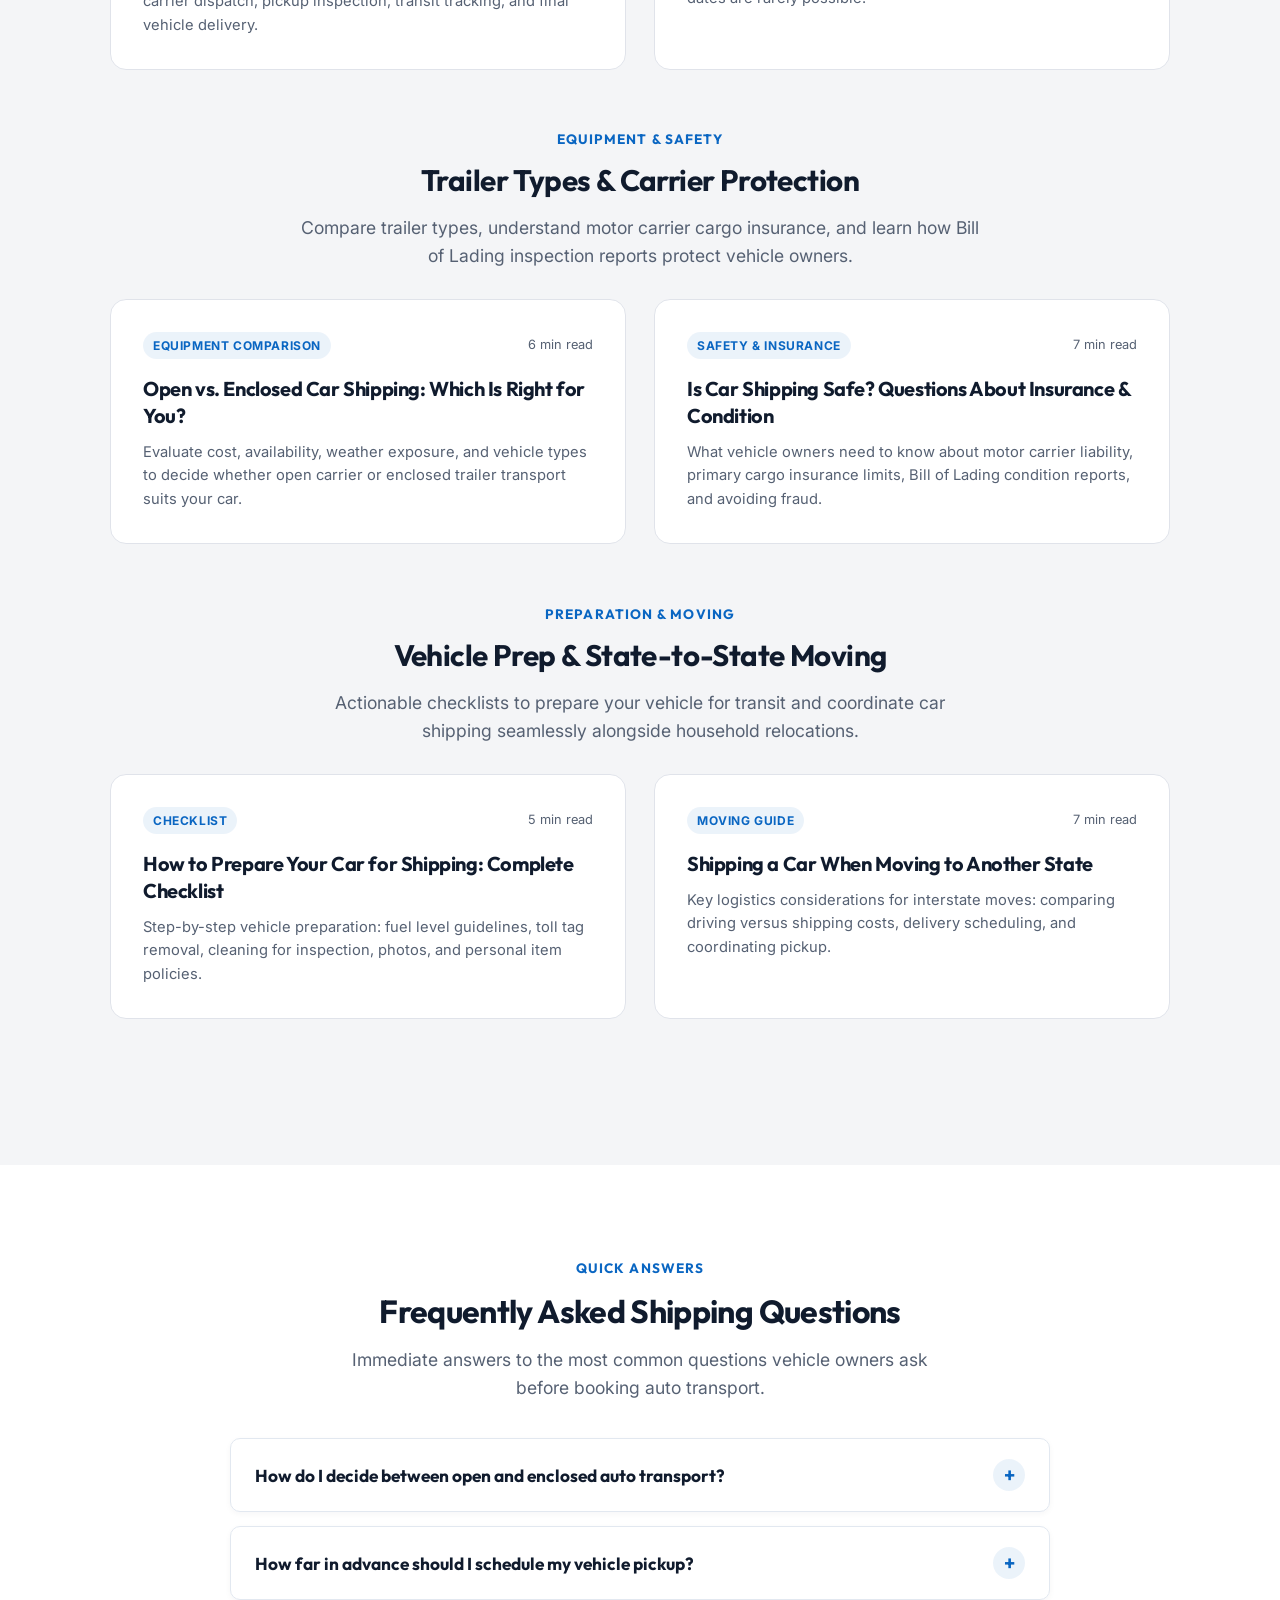
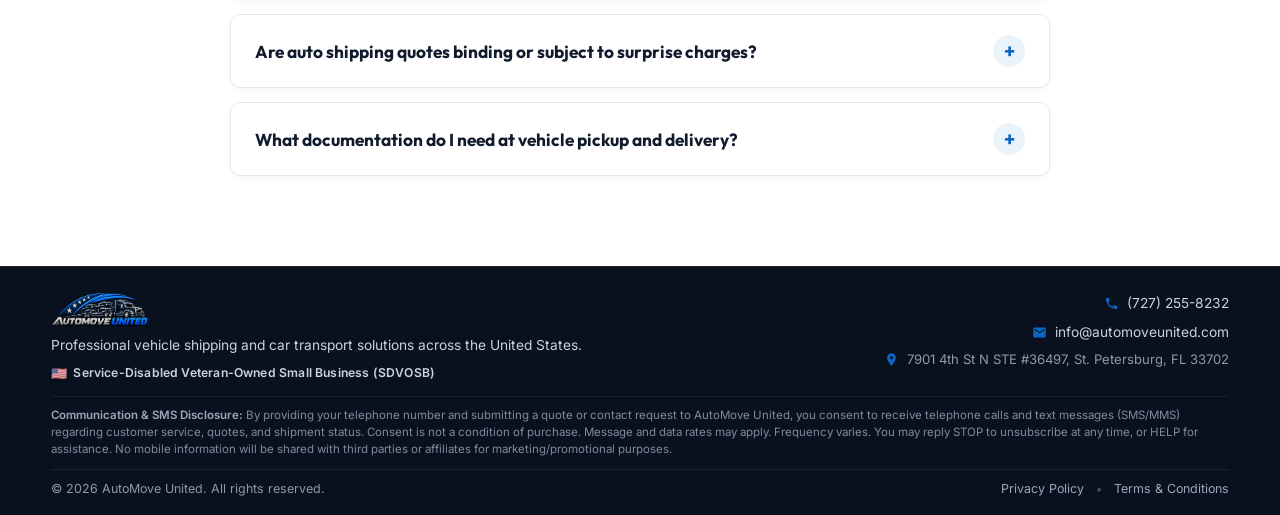
<file: resources.html>
<!DOCTYPE html>
<html lang="en">
<head>
  <meta charset="utf-8">
  <title>Car Shipping Resources &amp; Vehicle Transport Guides | AutoMove United</title>
  <meta name="description" content="Explore expert car shipping guides from AutoMove United. Understand vehicle transport costs, transit times, open vs enclosed trailers, and prep checklists.">
  <meta name="viewport" content="width=device-width, initial-scale=1">
  <link rel="canonical" href="https://automoveunited.com/resources.html">

  <!-- Open Graph -->
  <meta property="og:type" content="website">
  <meta property="og:title" content="Car Shipping Resources &amp; Vehicle Transport Guides | AutoMove United">
  <meta property="og:description" content="Clear, practical guides to car shipping costs, transit timelines, trailer options, and vehicle preparation across America.">
  <meta property="og:url" content="https://automoveunited.com/resources.html">
  <meta property="og:image" content="https://automoveunited.com/images/AMU.png">
  <meta property="og:site_name" content="AutoMove United">

  <!-- Twitter Card -->
  <meta name="twitter:card" content="summary_large_image">
  <meta name="twitter:title" content="Car Shipping Resources &amp; Guides | AutoMove United">
  <meta name="twitter:description" content="Practical car shipping advice: costs, schedules, open vs enclosed transport, and vehicle prep checklists.">
  <meta name="twitter:image" content="https://automoveunited.com/images/AMU.png">

  <!-- Favicons -->
  <link href="images/favicon.png" rel="shortcut icon" type="image/x-icon">
  <link href="images/webclip.png" rel="apple-touch-icon">

  <!-- Stylesheets -->
  <link rel="stylesheet" href="css/amu-redesign.css?v=3.2">

  <!-- Google Analytics (GA4) -->
  <script async src="https://www.googletagmanager.com/gtag/js?id=G-W89MC73MGH"></script>
  <script>
    window.dataLayer = window.dataLayer || [];
    function gtag(){dataLayer.push(arguments);}
    gtag('js', new Date());
    gtag('config', 'G-W89MC73MGH');
  </script>

  <!-- Structured Data: CollectionPage & BreadcrumbList -->
  <script type="application/ld+json">
  {
    "@context": "https://schema.org",
    "@graph": [
      {
        "@type": "CollectionPage",
        "@id": "https://automoveunited.com/resources.html#collection",
        "url": "https://automoveunited.com/resources.html",
        "name": "AutoMove United Car Shipping Resources Hub",
        "description": "Comprehensive educational guides and resources for individuals and businesses planning vehicle transportation.",
        "isPartOf": {
          "@id": "https://automoveunited.com/#website"
        }
      },
      {
        "@type": "BreadcrumbList",
        "itemListElement": [
          {
            "@type": "ListItem",
            "position": 1,
            "name": "Home",
            "item": "https://automoveunited.com/"
          },
          {
            "@type": "ListItem",
            "position": 2,
            "name": "Resources",
            "item": "https://automoveunited.com/resources.html"
          }
        ]
      }
    ]
  }
  </script>
</head>
<body>

  <!-- Top Announcement Bar -->
  <div class="amu-topbar">
    <div class="amu-container">
      <div class="amu-topbar-inner">
        <div class="amu-topbar-left">
          <span class="amu-topbar-pill"><span class="amu-topbar-flag">🇺🇸</span>AutoMove United</span>
          <span class="amu-topbar-meta">Coast-to-Coast Vehicle Shipping</span>
        </div>
        <div class="amu-topbar-right">
          <a href="tel:7272558232" class="amu-topbar-contact" aria-label="Call AutoMove United">
            <svg width="15" height="15" viewBox="0 0 24 24" fill="currentColor">
              <path d="M6.62 10.79a15.053 15.053 0 006.59 6.59l2.2-2.2a1 1 0 011.02-.24c1.12.37 2.33.57 3.57.57a1 1 0 011 1V20a1 1 0 01-1 1A17 17 0 013 4a1 1 0 011-1h3.5a1 1 0 011 1c0 1.25.2 2.45.57 3.57a1 1 0 01-.25 1.02l-2.2 2.2z"/>
            </svg>
            Call: (727) 255-8232
          </a>
        </div>
      </div>
    </div>
  </div>

  <!-- Sticky Header -->
  <header class="amu-header" id="amu-header">
    <div class="amu-container">
      <nav class="amu-nav-inner" aria-label="Main Navigation">
        <a href="index.html" class="amu-logo-link" aria-label="AutoMove United Homepage">
          <img src="images/AMU.png" alt="AutoMove United Logo" class="amu-logo-img">
        </a>
        <ul class="amu-nav-menu">
          <li><a href="index.html" class="amu-nav-link">Home</a></li>
          <li><a href="about.html" class="amu-nav-link">About Us</a></li>
          <li><a href="services.html" class="amu-nav-link">Services</a></li>
          <li><a href="resources.html" class="amu-nav-link active">Resources</a></li>
          <li><a href="index.html#popular-routes" class="amu-nav-link">Routes</a></li>
          <li><a href="index.html#faq" class="amu-nav-link">FAQs</a></li>
          <li><a href="contact.html" class="amu-nav-link">Contact</a></li>
        </ul>
        <div class="amu-nav-actions">
          <a href="request-quote.html" class="amu-btn amu-btn-primary amu-btn-sm amu-btn-glow">Get a Free Quote</a>
          <button class="amu-mobile-toggle" aria-label="Open mobile navigation menu" aria-expanded="false" type="button">
            <span class="amu-hamburger-box" aria-hidden="true">
              <span class="amu-hamburger-line"></span>
              <span class="amu-hamburger-line"></span>
              <span class="amu-hamburger-line"></span>
            </span>
          </button>
        </div>
      </nav>
    </div>
  </header>

  <!-- Mobile Drawer Menu -->
  <div class="amu-mobile-nav" id="amu-mobile-nav" role="dialog" aria-label="Mobile Navigation">
    <div>
      <div class="amu-mobile-header">
        <img src="images/AMU.png" alt="AutoMove United Official Logo" class="amu-mobile-logo">
        <button class="amu-mobile-close" aria-label="Close menu">&times;</button>
      </div>
      <ul class="amu-mobile-links">
        <li><a href="index.html"><span>Home</span><span aria-hidden="true">&rarr;</span></a></li>
        <li><a href="about.html"><span>About Us</span><span aria-hidden="true">&rarr;</span></a></li>
        <li><a href="services.html"><span>Services</span><span aria-hidden="true">&rarr;</span></a></li>
        <li><a href="resources.html" class="active"><span>Shipping Guides &amp; Resources</span><span aria-hidden="true">&rarr;</span></a></li>
        <li><a href="request-quote.html"><span>Request a Quote</span><span aria-hidden="true">&rarr;</span></a></li>
        <li><a href="index.html#popular-routes"><span>Shipping Routes</span><span aria-hidden="true">&rarr;</span></a></li>
        <li><a href="index.html#faq"><span>Frequently Asked Questions</span><span aria-hidden="true">&rarr;</span></a></li>
        <li><a href="contact.html"><span>Contact Us</span><span aria-hidden="true">&rarr;</span></a></li>
      </ul>
    </div>
    <div class="amu-mobile-footer">
      <a href="tel:7272558232" class="amu-mobile-call-btn">
        <svg width="18" height="18" viewBox="0 0 24 24" fill="currentColor" aria-hidden="true">
          <path d="M6.62 10.79a15.053 15.053 0 006.59 6.59l2.2-2.2a1 1 0 011.02-.24c1.12.37 2.33.57 3.57.57a1 1 0 011 1V20a1 1 0 01-1 1A17 17 0 013 4a1 1 0 011-1h3.5a1 1 0 011 1c0 1.25.2 2.45.57 3.57a1 1 0 01-.25 1.02l-2.2 2.2z" />
        </svg>
        Call Dispatch: (727) 255-8232
      </a>
      <a href="request-quote.html" class="amu-btn amu-btn-primary amu-btn-full amu-btn-glow">Get a Free Quote</a>
      <p style="font-size:0.75rem; color:#8E98A8; text-align:center; margin-top:8px; margin-bottom:0;">
        🇺🇸 Service-Disabled Veteran-Owned Small Business
      </p>
    </div>
  </div>


  <main>
    <!-- Page Header Banner -->
    <section class="amu-page-hero">
      <div class="amu-container">
        <span class="amu-badge amu-badge-sdvosb" style="margin-bottom: 14px;">Knowledge Hub</span>
        <h1 class="amu-page-hero-title">Car Shipping Resources &amp; Guides</h1>
        <p class="amu-page-hero-subtitle">
          Expert, unbiased guidance on vehicle shipping costs, delivery times, carrier choices, and step-by-step preparation.
        </p>
        <div class="amu-breadcrumb">
          <a href="index.html">Home</a>
          <span>/</span>
          <span class="amu-breadcrumb-curr">Resources</span>
        </div>
      </div>
    </section>

    <!-- Hub Articles Grid Section -->
    <section class="amu-section amu-section-grey">
      <div class="amu-container">
        
        <!-- Interactive Knowledge Hub Toolbar -->
        <div class="amu-resources-controls">
          <div class="amu-resources-controls-top">
            <div class="amu-resources-search-wrap">
              <span class="amu-resources-search-icon" aria-hidden="true">
                <svg width="18" height="18" viewBox="0 0 24 24" fill="none" stroke="currentColor" stroke-width="2.2" stroke-linecap="round" stroke-linejoin="round">
                  <circle cx="11" cy="11" r="8"></circle>
                  <line x1="21" y1="21" x2="16.65" y2="16.65"></line>
                </svg>
              </span>
              <input type="text" id="amu-resources-search" class="amu-resources-search-input" placeholder="Search guides by topic, cost, timeline, or vehicle type..." aria-label="Search shipping guides">
              <button type="button" id="amu-resources-search-clear" class="amu-resources-search-clear" aria-label="Clear search input" title="Clear search">
                <svg width="16" height="16" viewBox="0 0 24 24" fill="currentColor">
                  <path d="M19 6.41L17.59 5 12 10.59 6.41 5 5 6.41 10.59 12 5 17.59 6.41 19 12 13.41 17.59 19 19 17.59 13.41 12z"/>
                </svg>
              </button>
            </div>
            <div class="amu-resources-count">
              Showing <strong id="amu-resources-count-val">8</strong> of 8 guides
            </div>
          </div>

          <div class="amu-resources-filters" role="group" aria-label="Filter guides by topic">
            <button type="button" class="amu-filter-pill active" data-category="all">
              All Guides <span class="amu-filter-count">8</span>
            </button>
            <button type="button" class="amu-filter-pill" data-category="pricing">
              Pricing &amp; Rates <span class="amu-filter-count">2</span>
            </button>
            <button type="button" class="amu-filter-pill" data-category="process">
              Process &amp; Transit <span class="amu-filter-count">2</span>
            </button>
            <button type="button" class="amu-filter-pill" data-category="equipment">
              Equipment &amp; Safety <span class="amu-filter-count">2</span>
            </button>
            <button type="button" class="amu-filter-pill" data-category="prep">
              Prep &amp; Moving <span class="amu-filter-count">2</span>
            </button>
          </div>
        </div>

        <!-- Empty search results placeholder -->
        <div id="amu-resources-empty" class="amu-resources-empty">
          <div class="amu-resources-empty-icon" aria-hidden="true">
            <svg width="28" height="28" viewBox="0 0 24 24" fill="none" stroke="currentColor" stroke-width="2" stroke-linecap="round" stroke-linejoin="round">
              <circle cx="11" cy="11" r="8"></circle>
              <line x1="21" y1="21" x2="16.65" y2="16.65"></line>
              <line x1="8" y1="11" x2="14" y2="11"></line>
            </svg>
          </div>
          <h3>No matching guides found</h3>
          <p>We couldn't find any resources matching your search terms. Try searching for "cost", "enclosed", "insurance", or reset your filters.</p>
          <button type="button" id="amu-resources-reset-btn" class="amu-btn amu-btn-outline amu-btn-sm">
            Reset Filters &amp; View All
          </button>
        </div>

        <!-- Category 1: Pricing & Quotes -->
        <div class="amu-resource-category-section amu-slide-in-left" data-category="pricing" style="margin-bottom: 56px;">
          <div class="amu-section-header" style="text-align: center; margin-bottom: 28px;">
            <span class="amu-section-tag">Pricing &amp; Rates</span>
            <h2 class="amu-section-title" style="font-size: 1.85rem;">Car Shipping Costs &amp; Quotes</h2>
            <p class="amu-section-subtitle" style="margin: 0 auto; max-width: 680px;">
              Understand how auto transport rates are calculated, which variables shape quotes, and how to evaluate estimates accurately.
            </p>
          </div>

          <div class="amu-resources-grid">
            <!-- Article 1 -->
            <div class="amu-resource-card" data-category="pricing" data-keywords="how much does it cost to ship a car pricing rates distance fuel calculator estimates per mile breakdown">
              <div class="amu-resource-top">
                <span class="amu-resource-tag">Pricing Guide</span>
                <span class="amu-resource-readtime">7 min read</span>
              </div>
              <h3 class="amu-resource-title">How Much Does It Cost to Ship a Car?</h3>
              <p class="amu-resource-excerpt">
                A thorough breakdown of distance, vehicle dimensions, seasonality, and fuel impacts that determine vehicle shipping rates nationwide.
              </p>
            </div>

            <!-- Article 8 -->
            <div class="amu-resource-card" data-category="pricing" data-keywords="understanding car shipping quotes and pricing factors rates estimates lowball competitive pricing without any runaround hidden fees dispatch questions">
              <div class="amu-resource-top">
                <span class="amu-resource-tag">Rate Breakdown</span>
                <span class="amu-resource-readtime">6 min read</span>
              </div>
              <h3 class="amu-resource-title">Understanding Car Shipping Quotes and Pricing Factors</h3>
              <p class="amu-resource-excerpt">
                Learn what goes into an auto shipping quote, how to secure competitive pricing without any runaround, and what questions to ask dispatchers.
              </p>
            </div>
          </div>
        </div>

        <!-- Category 2: Shipping Process & Timelines -->
        <div class="amu-resource-category-section amu-slide-in-right" data-category="process" style="margin-bottom: 56px;">
          <div class="amu-section-header" style="text-align: center; margin-bottom: 28px;">
            <span class="amu-section-tag">Process &amp; Transit</span>
            <h2 class="amu-section-title" style="font-size: 1.85rem;">How Shipping Works &amp; Delivery Timelines</h2>
            <p class="amu-section-subtitle" style="margin: 0 auto; max-width: 680px;">
              Walk through pickup, transit, and delivery step by step, and learn what realistic delivery timelines look like across America.
            </p>
          </div>

          <div class="amu-resources-grid">
            <!-- Article 2 -->
            <div class="amu-resource-card" data-category="process" data-keywords="how does car shipping work step by step guide quote carrier dispatch pickup inspection bill of lading transit tracking delivery">
              <div class="amu-resource-top">
                <span class="amu-resource-tag">Process Guide</span>
                <span class="amu-resource-readtime">8 min read</span>
              </div>
              <h3 class="amu-resource-title">How Does Car Shipping Work? Step-by-Step Guide</h3>
              <p class="amu-resource-excerpt">
                Everything that happens from your initial quote request to carrier dispatch, pickup inspection, transit tracking, and final vehicle delivery.
              </p>
            </div>

            <!-- Article 3 -->
            <div class="amu-resource-card" data-category="process" data-keywords="how long does car shipping take transit times realistic delivery estimates mileage bracket driver hours of service weather timeline">
              <div class="amu-resource-top">
                <span class="amu-resource-tag">Transit Times</span>
                <span class="amu-resource-readtime">5 min read</span>
              </div>
              <h3 class="amu-resource-title">How Long Does Car Shipping Take?</h3>
              <p class="amu-resource-excerpt">
                Realistic delivery estimates by mileage bracket, driver hours-of-service rules, weather factors, and why guaranteed delivery dates are rarely possible.
              </p>
            </div>
          </div>
        </div>

        <!-- Category 3: Transport Methods & Safety -->
        <div class="amu-resource-category-section amu-slide-in-left" data-category="equipment" style="margin-bottom: 56px;">
          <div class="amu-section-header" style="text-align: center; margin-bottom: 28px;">
            <span class="amu-section-tag">Equipment &amp; Safety</span>
            <h2 class="amu-section-title" style="font-size: 1.85rem;">Trailer Types &amp; Carrier Protection</h2>
            <p class="amu-section-subtitle" style="margin: 0 auto; max-width: 680px;">
              Compare trailer types, understand motor carrier cargo insurance, and learn how Bill of Lading inspection reports protect vehicle owners.
            </p>
          </div>

          <div class="amu-resources-grid">
            <!-- Article 4 -->
            <div class="amu-resource-card" data-category="equipment" data-keywords="open vs enclosed car shipping which is right for you cost availability weather exposure luxury exotic classic antique transport">
              <div class="amu-resource-top">
                <span class="amu-resource-tag">Equipment Comparison</span>
                <span class="amu-resource-readtime">6 min read</span>
              </div>
              <h3 class="amu-resource-title">Open vs. Enclosed Car Shipping: Which Is Right for You?</h3>
              <p class="amu-resource-excerpt">
                Evaluate cost, availability, weather exposure, and vehicle types to decide whether open carrier or enclosed trailer transport suits your car.
              </p>
            </div>

            <!-- Article 6 -->
            <div class="amu-resource-card" data-category="equipment" data-keywords="is car shipping safe questions about insurance and condition motor carrier liability cargo insurance limits bill of lading fraud safety">
              <div class="amu-resource-top">
                <span class="amu-resource-tag">Safety &amp; Insurance</span>
                <span class="amu-resource-readtime">7 min read</span>
              </div>
              <h3 class="amu-resource-title">Is Car Shipping Safe? Questions About Insurance &amp; Condition</h3>
              <p class="amu-resource-excerpt">
                What vehicle owners need to know about motor carrier liability, primary cargo insurance limits, Bill of Lading condition reports, and avoiding fraud.
              </p>
            </div>
          </div>
        </div>

        <!-- Category 4: Preparation & Relocation -->
        <div class="amu-resource-category-section amu-slide-in-right" data-category="prep">
          <div class="amu-section-header" style="text-align: center; margin-bottom: 28px;">
            <span class="amu-section-tag">Preparation &amp; Moving</span>
            <h2 class="amu-section-title" style="font-size: 1.85rem;">Vehicle Prep &amp; State-to-State Moving</h2>
            <p class="amu-section-subtitle" style="margin: 0 auto; max-width: 680px;">
              Actionable checklists to prepare your vehicle for transit and coordinate car shipping seamlessly alongside household relocations.
            </p>
          </div>

          <div class="amu-resources-grid">
            <!-- Article 5 -->
            <div class="amu-resource-card" data-category="prep" data-keywords="how to prepare your car for shipping complete checklist fuel level quarter tank toll tag cleaning photos inspection personal items">
              <div class="amu-resource-top">
                <span class="amu-resource-tag">Checklist</span>
                <span class="amu-resource-readtime">5 min read</span>
              </div>
              <h3 class="amu-resource-title">How to Prepare Your Car for Shipping: Complete Checklist</h3>
              <p class="amu-resource-excerpt">
                Step-by-step vehicle preparation: fuel level guidelines, toll tag removal, cleaning for inspection, photos, and personal item policies.
              </p>
            </div>

            <!-- Article 7 -->
            <div class="amu-resource-card" data-category="prep" data-keywords="shipping a car when moving to another state interstate relocation logistics driving versus shipping costs delivery scheduling pickup">
              <div class="amu-resource-top">
                <span class="amu-resource-tag">Moving Guide</span>
                <span class="amu-resource-readtime">7 min read</span>
              </div>
              <h3 class="amu-resource-title">Shipping a Car When Moving to Another State</h3>
              <p class="amu-resource-excerpt">
                Key logistics considerations for interstate moves: comparing driving versus shipping costs, delivery scheduling, and coordinating pickup.
              </p>
            </div>
          </div>
        </div>

      </div>
    </section>

    <!-- Interactive Frequently Asked Shipping Questions Accordion -->
    <section class="amu-section amu-section-light" id="faq">
      <div class="amu-container" style="max-width: 860px;">
        <div class="amu-section-header" style="text-align: center; margin-bottom: 36px;">
          <span class="amu-section-tag">Quick Answers</span>
          <h2 class="amu-section-title" style="font-size: 2rem;">Frequently Asked Shipping Questions</h2>
          <p class="amu-section-subtitle" style="margin: 0 auto; max-width: 620px;">
            Immediate answers to the most common questions vehicle owners ask before booking auto transport.
          </p>
        </div>

        <div class="amu-faq-list">
          <!-- FAQ 1 -->
          <div class="amu-faq-item">
            <button type="button" class="amu-faq-question">
              <span>How do I decide between open and enclosed auto transport?</span>
              <span class="amu-faq-icon" aria-hidden="true">+</span>
            </button>
            <div class="amu-faq-answer">
              <p>
                Open trailer transport is the standard industry method, chosen by over 90% of vehicle owners due to its cost efficiency and frequent route availability. Enclosed shipping costs approximately 40% to 60% more and provides complete shielding against road debris, weather, and grime, making it ideal for high-value exotics, classic collector vehicles, and antique restorations.
              </p>
            </div>
          </div>

          <!-- FAQ 2 -->
          <div class="amu-faq-item">
            <button type="button" class="amu-faq-question">
              <span>How far in advance should I schedule my vehicle pickup?</span>
              <span class="amu-faq-icon" aria-hidden="true">+</span>
            </button>
            <div class="amu-faq-answer">
              <p>
                We recommend booking 1 to 2 weeks prior to your preferred pickup date. This provides our dispatch team sufficient lead time to identify vetted, insured carriers traveling along your exact corridor and secure the most competitive rate. If you require expedited pickup within 24 to 48 hours, expedited dispatch services are available.
              </p>
            </div>
          </div>

          <!-- FAQ 3 -->
          <div class="amu-faq-item">
            <button type="button" class="amu-faq-question">
              <span>Are auto shipping quotes binding or subject to surprise charges?</span>
              <span class="amu-faq-icon" aria-hidden="true">+</span>
            </button>
            <div class="amu-faq-answer">
              <p>
                At AutoMove United, we provide transparent, realistic estimates with zero hidden fees, terminal charges, or sudden spikes, delivering competitive pricing without any runaround. Rates are based on verified current carrier market conditions, vehicle specifications, operable status, and corridor distance.
              </p>
            </div>
          </div>

          <!-- FAQ 4 -->
          <div class="amu-faq-item">
            <button type="button" class="amu-faq-question">
              <span>What documentation do I need at vehicle pickup and delivery?</span>
              <span class="amu-faq-icon" aria-hidden="true">+</span>
            </button>
            <div class="amu-faq-answer">
              <p>
                You or an authorized adult representative (18+) must be present at both pickup and delivery to complete and sign the Bill of Lading (BOL) inspection report. You only need your vehicle keys; registration and title stay with you and do not need to be left with the driver for interstate transport.
              </p>
            </div>
          </div>
        </div>
      </div>
    </section>
  </main>

  <!-- Footer -->
  <footer class="amu-footer">
    <div class="amu-container">
      <div class="amu-footer-main">
        <!-- Left: Company Branding -->
        <div class="amu-footer-brand">
          <a href="index.html" class="amu-footer-logo-link" aria-label="AutoMove United Home">
            <img src="images/AMU.png" alt="AutoMove United Logo" class="amu-footer-logo">
          </a>
          <p class="amu-footer-desc">
            Professional vehicle shipping and car transport solutions across the United States.
          </p>
          <div class="amu-footer-sdvosb-tag">
            <span class="amu-footer-flag" aria-hidden="true">🇺🇸</span>
            <span>Service-Disabled Veteran-Owned Small Business (SDVOSB)</span>
          </div>
        </div>

        <!-- Right: Contact Information -->
        <div class="amu-footer-contact">
          <a href="tel:7272558232" class="amu-footer-contact-item">
            <svg width="15" height="15" viewBox="0 0 24 24" fill="currentColor" aria-hidden="true">
              <path d="M6.62 10.79a15.053 15.053 0 006.59 6.59l2.2-2.2a1 1 0 011.02-.24c1.12.37 2.33.57 3.57.57a1 1 0 011 1V20a1 1 0 01-1 1A17 17 0 013 4a1 1 0 011-1h3.5a1 1 0 011 1c0 1.25.2 2.45.57 3.57a1 1 0 01-.25 1.02l-2.2 2.2z"/>
            </svg>
            <span>(727) 255-8232</span>
          </a>
          <a href="mailto:info@automoveunited.com" class="amu-footer-contact-item">
            <svg width="15" height="15" viewBox="0 0 24 24" fill="currentColor" aria-hidden="true">
              <path d="M20 4H4c-1.1 0-1.99.9-1.99 2L2 18c0 1.1.9 2 2 2h16c1.1 0 2-.9 2-2V6c0-1.1-.9-2-2-2zm0 4l-8 5-8-5V6l8 5 8-5v2z"/>
            </svg>
            <span>info@automoveunited.com</span>
          </a>
          <div class="amu-footer-contact-item amu-footer-contact-location">
            <svg width="15" height="15" viewBox="0 0 24 24" fill="currentColor" aria-hidden="true">
              <path d="M12 2C8.13 2 5 5.13 5 9c0 5.25 7 13 7 13s7-7.75 7-13c0-3.87-3.13-7-7-7zm0 9.5a2.5 2.5 0 010-5 2.5 2.5 0 010 5z"/>
            </svg>
            <span>7901 4th St N STE #36497, St. Petersburg, FL 33702</span>
          </div>
        </div>
      </div>

      <!-- SMS Disclosure -->
      <div class="amu-footer-disclosure">
        <strong>Communication &amp; SMS Disclosure:</strong> By providing your telephone number and submitting a quote or contact request to AutoMove United, you consent to receive telephone calls and text messages (SMS/MMS) regarding customer service, quotes, and shipment status. Consent is not a condition of purchase. Message and data rates may apply. Frequency varies. You may reply STOP to unsubscribe at any time, or HELP for assistance. No mobile information will be shared with third parties or affiliates for marketing/promotional purposes.
      </div>

      <!-- Bottom Legal Bar -->
      <div class="amu-footer-bottom">
        <p class="amu-footer-copy">&copy; 2026 AutoMove United. All rights reserved.</p>
        <div class="amu-footer-bottom-legal">
          <a href="privacy-policy.html">Privacy Policy</a>
          <span class="amu-footer-dot" aria-hidden="true">&bull;</span>
          <a href="terms-and-conditions.html">Terms &amp; Conditions</a>
        </div>
      </div>
    </div>
  </footer>

  <!-- Back to Top Button -->
  <button type="button" class="amu-back-to-top" id="amu-back-to-top" aria-label="Back to top" title="Back to top">
    <svg width="20" height="20" viewBox="0 0 24 24" fill="none" stroke="currentColor" stroke-width="2.5" stroke-linecap="round" stroke-linejoin="round" aria-hidden="true">
      <path d="M18 15l-6-6-6 6" />
    </svg>
  </button>

  <script src="js/amu-main.js"></script>
</body>
</html>
</file>
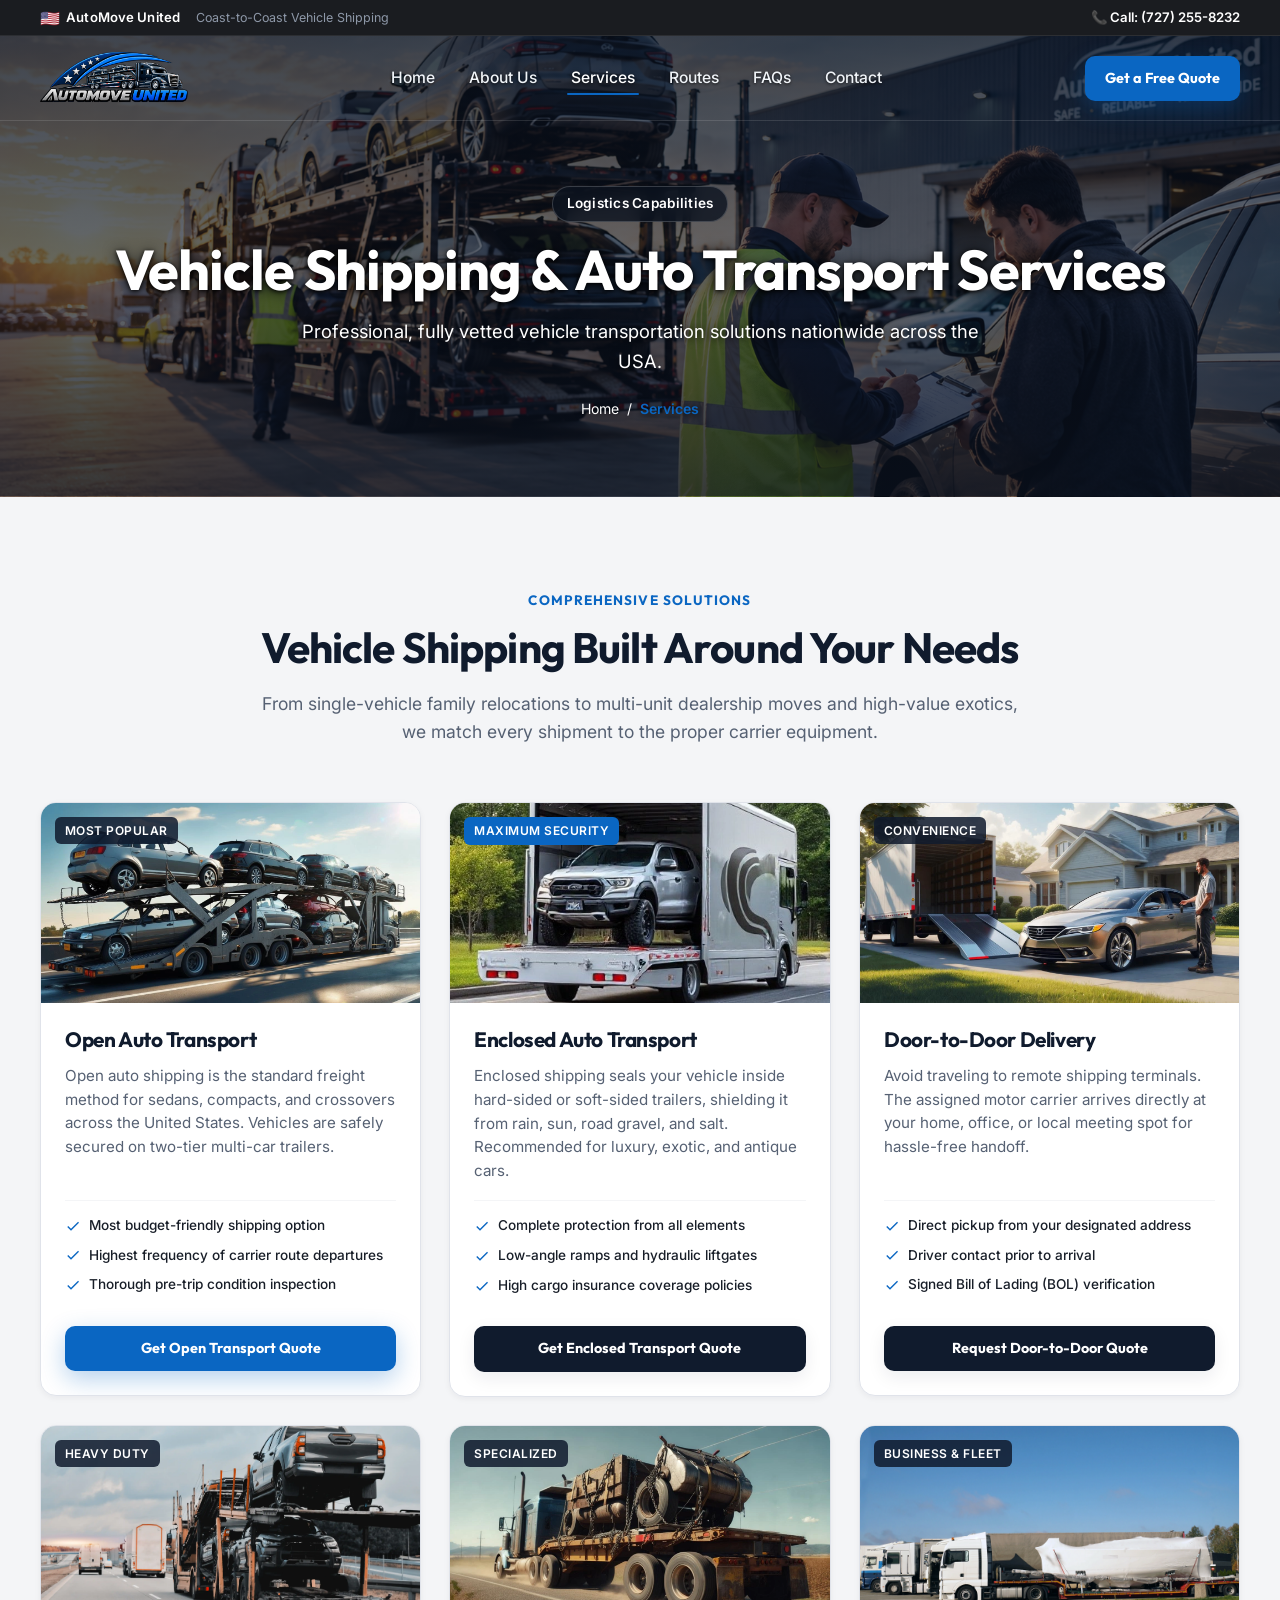
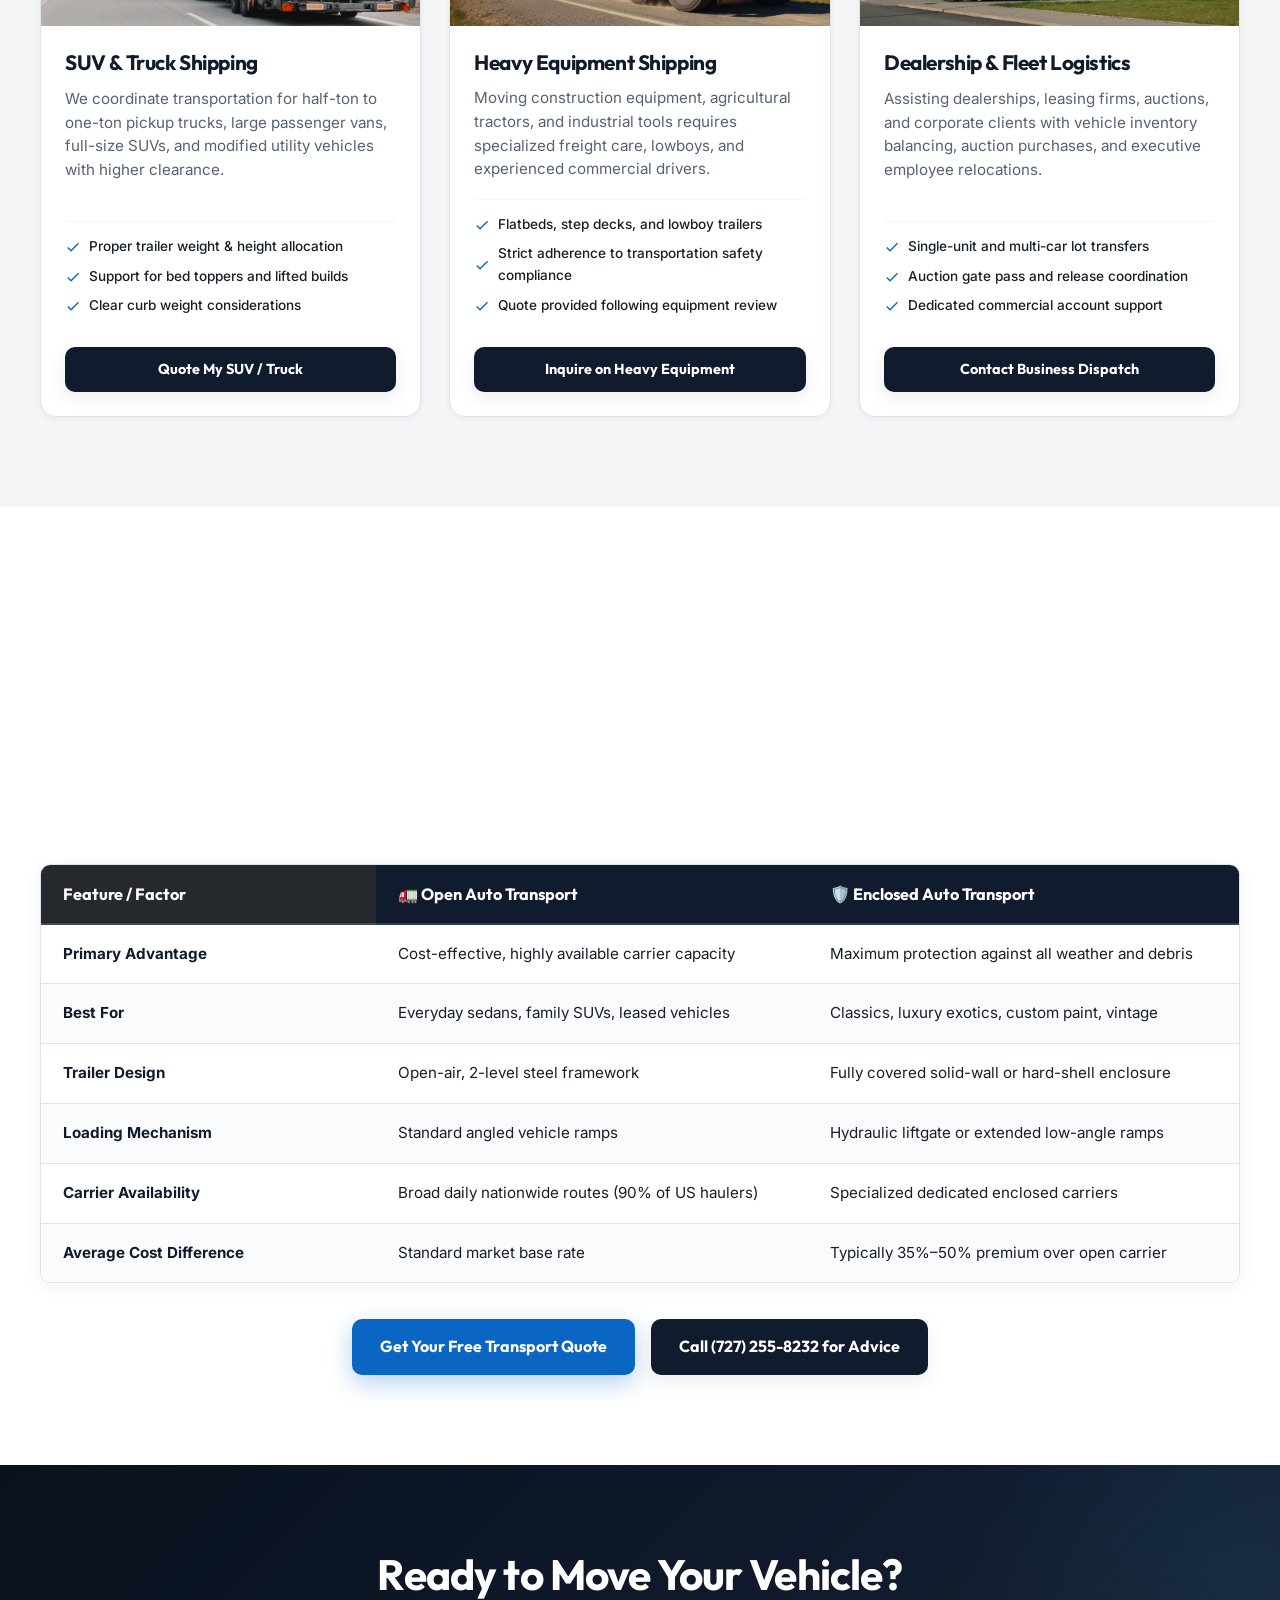
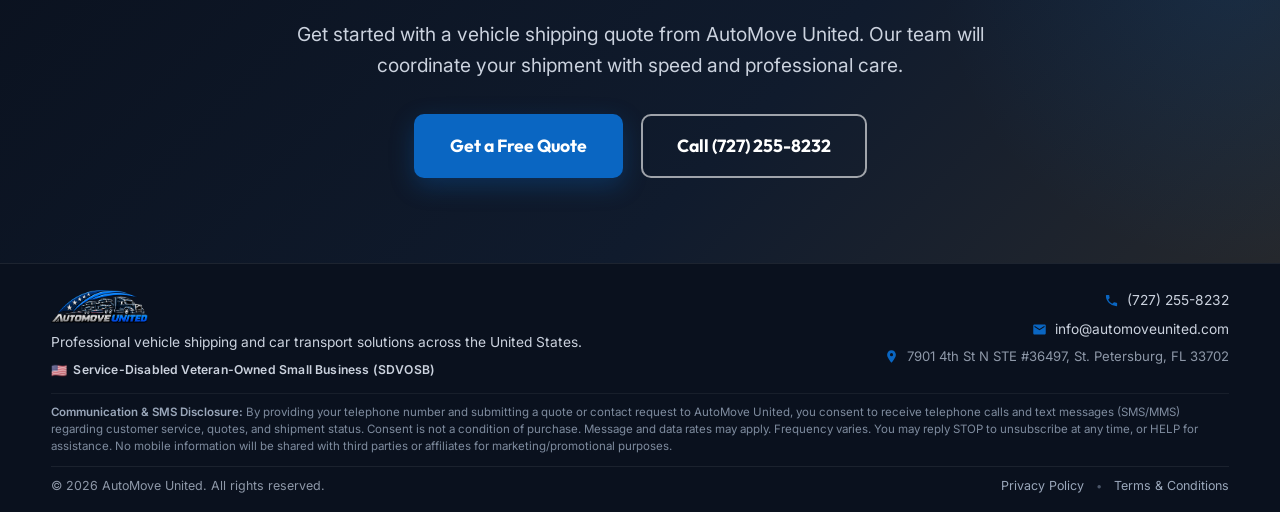
<file: services.html>
<!DOCTYPE html>
<html lang="en">

<head>
  <meta charset="utf-8">
  <title>Auto Transport &amp; Car Shipping Services | AutoMove United</title>
  <meta name="description"
    content="Explore nationwide vehicle shipping services from AutoMove United: open transport, enclosed auto transport, door-to-door delivery, SUV and truck shipping. SDVOSB verified.">
  <meta name="viewport" content="width=device-width, initial-scale=1">
  <link rel="canonical" href="https://automoveunited.com/services.html">

  <!-- Open Graph -->
  <meta property="og:type" content="website">
  <meta property="og:title" content="Auto Transport &amp; Car Shipping Services | AutoMove United">
  <meta property="og:description"
    content="Nationwide vehicle transportation services: open, enclosed, door-to-door, and commercial auto shipping across the USA.">
  <meta property="og:url" content="https://automoveunited.com/services.html">
  <meta property="og:image" content="https://automoveunited.com/images/AMU.png">

  <!-- Favicons -->
  <link href="images/favicon.png" rel="shortcut icon" type="image/x-icon">
  <link href="images/webclip.png" rel="apple-touch-icon">

  <!-- Stylesheets -->
  <link rel="stylesheet" href="css/amu-redesign.css?v=3.2">

  <!-- Google Analytics (GA4) -->
  <script async src="https://www.googletagmanager.com/gtag/js?id=G-W89MC73MGH"></script>
  <script>
    window.dataLayer = window.dataLayer || [];
    function gtag() { dataLayer.push(arguments); }
    gtag('js', new Date());
    gtag('config', 'G-W89MC73MGH');
  </script>

  <!-- Structured Data: Service Schema -->
  <script type="application/ld+json">
  {
    "@context": "https://schema.org",
    "@type": "Service",
    "serviceType": "Vehicle Shipping & Auto Transport",
    "provider": {
      "@type": "AutoTransport",
      "name": "AutoMove United",
      "url": "https://automoveunited.com/",
      "telephone": "+1-727-255-8232",
      "address": {
        "@type": "PostalAddress",
        "streetAddress": "7901 4th St N STE #36497",
        "addressLocality": "St. Petersburg",
        "addressRegion": "FL",
        "postalCode": "33702",
        "addressCountry": "US"
      }
    },
    "areaServed": {
      "@type": "Country",
      "name": "United States"
    },
    "hasOfferCatalog": {
      "@type": "OfferCatalog",
      "name": "Auto Transport Services",
      "itemListElement": [
        {
          "@type": "Offer",
          "itemOffered": {
            "@type": "Service",
            "name": "Open Auto Transport",
            "description": "Cost-effective nationwide car shipping on multi-vehicle open carrier trailers."
          }
        },
        {
          "@type": "Offer",
          "itemOffered": {
            "@type": "Service",
            "name": "Enclosed Auto Transport",
            "description": "High-protection covered vehicle shipping for luxury, exotic, and classic automobiles."
          }
        },
        {
          "@type": "Offer",
          "itemOffered": {
            "@type": "Service",
            "name": "Door-to-Door Vehicle Delivery",
            "description": "Direct vehicle pickup and delivery between your specified origin and destination."
          }
        },
        {
          "@type": "Offer",
          "itemOffered": {
            "@type": "Service",
            "name": "SUV & Truck Shipping",
            "description": "Dedicated auto transport for full-size pickups, light trucks, and full-size SUVs."
          }
        }
      ]
    }
  }
  </script>
</head>

<body>

  <!-- Top Announcement Bar -->
  <div class="amu-topbar">
    <div class="amu-container">
      <div class="amu-topbar-inner">
        <div class="amu-topbar-left">
          <span class="amu-topbar-pill"><span class="amu-topbar-flag">🇺🇸</span>AutoMove United</span>
          <span class="amu-topbar-meta">Coast-to-Coast Vehicle Shipping</span>
        </div>
        <div class="amu-topbar-right">
          <a href="tel:7272558232" class="amu-topbar-contact">📞 Call: (727) 255-8232</a>
        </div>
      </div>
    </div>
  </div>

  <!-- Sticky Header -->
  <header class="amu-header">
    <div class="amu-container">
      <nav class="amu-nav-inner" aria-label="Main Navigation">
        <a href="index.html" class="amu-logo-link" aria-label="AutoMove United Homepage">
          <img src="images/AMU.png" alt="AutoMove United Logo" class="amu-logo-img">
        </a>
        <ul class="amu-nav-menu">
          <li><a href="index.html" class="amu-nav-link">Home</a></li>
          <li><a href="about.html" class="amu-nav-link">About Us</a></li>
          <li><a href="services.html" class="amu-nav-link active">Services</a></li>
          <li><a href="index.html#popular-routes" class="amu-nav-link">Routes</a></li>
          <li><a href="index.html#faq" class="amu-nav-link">FAQs</a></li>
          <li><a href="contact.html" class="amu-nav-link">Contact</a></li>
        </ul>
        <div class="amu-nav-actions">
          <a href="request-quote.html" class="amu-btn amu-btn-primary amu-btn-sm">Get a Free Quote</a>
          <!-- Animated Hamburger Button -->
          <button class="amu-mobile-toggle" aria-label="Open mobile navigation menu" aria-expanded="false"
            type="button">
            <span class="amu-hamburger-box" aria-hidden="true">
              <span class="amu-hamburger-line"></span>
              <span class="amu-hamburger-line"></span>
              <span class="amu-hamburger-line"></span>
            </span>
          </button>
        </div>
      </nav>
    </div>
  </header>

  <!-- Mobile Drawer Menu -->
  <div class="amu-mobile-nav" id="amu-mobile-nav" role="dialog" aria-label="Mobile Navigation">
    <div>
      <div class="amu-mobile-header">
        <img src="images/AMU.png" alt="AutoMove United Official Logo" class="amu-mobile-logo">
        <button class="amu-mobile-close" aria-label="Close menu">&times;</button>
      </div>
      <ul class="amu-mobile-links">
        <li><a href="index.html"><span>Home</span><span aria-hidden="true">&rarr;</span></a></li>
        <li><a href="about.html"><span>About Us</span><span aria-hidden="true">&rarr;</span></a></li>
        <li><a href="services.html" class="active"><span>Services</span><span aria-hidden="true">&rarr;</span></a></li>
        <li><a href="request-quote.html"><span>Request a Quote</span><span aria-hidden="true">&rarr;</span></a></li>
        <li><a href="index.html#popular-routes"><span>Shipping Routes</span><span aria-hidden="true">&rarr;</span></a>
        </li>
        <li><a href="index.html#faq"><span>Frequently Asked Questions</span><span aria-hidden="true">&rarr;</span></a>
        </li>
        <li><a href="contact.html"><span>Contact Us</span><span aria-hidden="true">&rarr;</span></a></li>
      </ul>
    </div>
    <div class="amu-mobile-footer">
      <a href="tel:7272558232" class="amu-mobile-call-btn">
        <svg width="18" height="18" viewBox="0 0 24 24" fill="currentColor" aria-hidden="true">
          <path
            d="M6.62 10.79a15.053 15.053 0 006.59 6.59l2.2-2.2a1 1 0 011.02-.24c1.12.37 2.33.57 3.57.57a1 1 0 011 1V20a1 1 0 01-1 1A17 17 0 013 4a1 1 0 011-1h3.5a1 1 0 011 1c0 1.25.2 2.45.57 3.57a1 1 0 01-.25 1.02l-2.2 2.2z" />
        </svg>
        Call Dispatch: (727) 255-8232
      </a>
      <a href="request-quote.html" class="amu-btn amu-btn-primary amu-btn-full amu-btn-glow">Get a Free Quote</a>
      <p style="font-size:0.75rem; color:#8E98A8; text-align:center; margin-top:8px; margin-bottom:0;">
        🇺🇸 Service-Disabled Veteran-Owned Small Business
      </p>
    </div>
  </div>


  <main>
    <!-- Page Header Banner -->
    <section class="amu-page-hero">
      <div class="amu-container">
        <span class="amu-badge amu-badge-sdvosb" style="margin-bottom: 14px;">Logistics Capabilities</span>
        <h1 class="amu-page-hero-title">Vehicle Shipping &amp; Auto Transport Services</h1>
        <p class="amu-page-hero-subtitle">
          Professional, fully vetted vehicle transportation solutions nationwide across the USA.
        </p>
        <div class="amu-breadcrumb">
          <a href="index.html">Home</a>
          <span>/</span>
          <span class="amu-breadcrumb-curr">Services</span>
        </div>
      </div>
    </section>

    <!-- Services Detailed Breakdown -->
    <section class="amu-section amu-section-grey">
      <div class="amu-container">
        <div class="amu-section-header">
          <span class="amu-section-tag">Comprehensive Solutions</span>
          <h2 class="amu-section-title">Vehicle Shipping Built Around Your Needs</h2>
          <p class="amu-section-subtitle">
            From single-vehicle family relocations to multi-unit dealership moves and high-value exotics, we match every
            shipment to the proper carrier equipment.
          </p>
        </div>

        <div class="amu-services-grid">
          <!-- 1. Open Auto Transport -->
          <article class="amu-service-card">
            <div class="amu-service-img-wrap">
              <img src="images/open-trailer---cl.webp" alt="Open auto transport trailer on highway" loading="lazy">
              <span class="amu-service-badge">Most Popular</span>
            </div>
            <div class="amu-service-body">
              <h3 class="amu-service-title">Open Auto Transport</h3>
              <p class="amu-service-desc">
                Open auto shipping is the standard freight method for sedans, compacts, and crossovers across the United
                States. Vehicles are safely secured on two-tier multi-car trailers.
              </p>
              <ul class="amu-service-features">
                <li><svg width="16" height="16" viewBox="0 0 24 24" fill="currentColor">
                    <path d="M9 16.17L4.83 12l-1.42 1.41L9 19 21 7l-1.41-1.41z" />
                  </svg> Most budget-friendly shipping option</li>
                <li><svg width="16" height="16" viewBox="0 0 24 24" fill="currentColor">
                    <path d="M9 16.17L4.83 12l-1.42 1.41L9 19 21 7l-1.41-1.41z" />
                  </svg> Highest frequency of carrier route departures</li>
                <li><svg width="16" height="16" viewBox="0 0 24 24" fill="currentColor">
                    <path d="M9 16.17L4.83 12l-1.42 1.41L9 19 21 7l-1.41-1.41z" />
                  </svg> Thorough pre-trip condition inspection</li>
              </ul>
              <div class="amu-service-footer">
                <a href="request-quote.html" class="amu-btn amu-btn-primary amu-btn-sm amu-btn-full">Get Open Transport
                  Quote</a>
              </div>
            </div>
          </article>

          <!-- 2. Enclosed Auto Transport -->
          <article class="amu-service-card">
            <div class="amu-service-img-wrap">
              <img src="images/enclosed-transport-cl.webp" alt="Enclosed car hauler trailer" loading="lazy">
              <span class="amu-service-badge" style="background:var(--amu-red);">Maximum Security</span>
            </div>
            <div class="amu-service-body">
              <h3 class="amu-service-title">Enclosed Auto Transport</h3>
              <p class="amu-service-desc">
                Enclosed shipping seals your vehicle inside hard-sided or soft-sided trailers, shielding it from rain,
                sun, road gravel, and salt. Recommended for luxury, exotic, and antique cars.
              </p>
              <ul class="amu-service-features">
                <li><svg width="16" height="16" viewBox="0 0 24 24" fill="currentColor">
                    <path d="M9 16.17L4.83 12l-1.42 1.41L9 19 21 7l-1.41-1.41z" />
                  </svg> Complete protection from all elements</li>
                <li><svg width="16" height="16" viewBox="0 0 24 24" fill="currentColor">
                    <path d="M9 16.17L4.83 12l-1.42 1.41L9 19 21 7l-1.41-1.41z" />
                  </svg> Low-angle ramps and hydraulic liftgates</li>
                <li><svg width="16" height="16" viewBox="0 0 24 24" fill="currentColor">
                    <path d="M9 16.17L4.83 12l-1.42 1.41L9 19 21 7l-1.41-1.41z" />
                  </svg> High cargo insurance coverage policies</li>
              </ul>
              <div class="amu-service-footer">
                <a href="request-quote.html" class="amu-btn amu-btn-navy amu-btn-sm amu-btn-full">Get Enclosed Transport
                  Quote</a>
              </div>
            </div>
          </article>

          <!-- 3. Door-to-Door Vehicle Delivery -->
          <article class="amu-service-card">
            <div class="amu-service-img-wrap">
              <img src="images/door-to-door-cl.webp" alt="Door to door car delivery" loading="lazy">
              <span class="amu-service-badge">Convenience</span>
            </div>
            <div class="amu-service-body">
              <h3 class="amu-service-title">Door-to-Door Delivery</h3>
              <p class="amu-service-desc">
                Avoid traveling to remote shipping terminals. The assigned motor carrier arrives directly at your home,
                office, or local meeting spot for hassle-free handoff.
              </p>
              <ul class="amu-service-features">
                <li><svg width="16" height="16" viewBox="0 0 24 24" fill="currentColor">
                    <path d="M9 16.17L4.83 12l-1.42 1.41L9 19 21 7l-1.41-1.41z" />
                  </svg> Direct pickup from your designated address</li>
                <li><svg width="16" height="16" viewBox="0 0 24 24" fill="currentColor">
                    <path d="M9 16.17L4.83 12l-1.42 1.41L9 19 21 7l-1.41-1.41z" />
                  </svg> Driver contact prior to arrival</li>
                <li><svg width="16" height="16" viewBox="0 0 24 24" fill="currentColor">
                    <path d="M9 16.17L4.83 12l-1.42 1.41L9 19 21 7l-1.41-1.41z" />
                  </svg> Signed Bill of Lading (BOL) verification</li>
              </ul>
              <div class="amu-service-footer">
                <a href="request-quote.html" class="amu-btn amu-btn-navy amu-btn-sm amu-btn-full">Request Door-to-Door
                  Quote</a>
              </div>
            </div>
          </article>

          <!-- 4. SUV, Truck & Large Vehicles -->
          <article class="amu-service-card">
            <div class="amu-service-img-wrap">
              <img src="images/premium-1-adobe.webp" alt="Truck and SUV transport" loading="lazy">
              <span class="amu-service-badge">Heavy Duty</span>
            </div>
            <div class="amu-service-body">
              <h3 class="amu-service-title">SUV &amp; Truck Shipping</h3>
              <p class="amu-service-desc">
                We coordinate transportation for half-ton to one-ton pickup trucks, large passenger vans, full-size
                SUVs, and modified utility vehicles with higher clearance.
              </p>
              <ul class="amu-service-features">
                <li><svg width="16" height="16" viewBox="0 0 24 24" fill="currentColor">
                    <path d="M9 16.17L4.83 12l-1.42 1.41L9 19 21 7l-1.41-1.41z" />
                  </svg> Proper trailer weight &amp; height allocation</li>
                <li><svg width="16" height="16" viewBox="0 0 24 24" fill="currentColor">
                    <path d="M9 16.17L4.83 12l-1.42 1.41L9 19 21 7l-1.41-1.41z" />
                  </svg> Support for bed toppers and lifted builds</li>
                <li><svg width="16" height="16" viewBox="0 0 24 24" fill="currentColor">
                    <path d="M9 16.17L4.83 12l-1.42 1.41L9 19 21 7l-1.41-1.41z" />
                  </svg> Clear curb weight considerations</li>
              </ul>
              <div class="amu-service-footer">
                <a href="request-quote.html" class="amu-btn amu-btn-navy amu-btn-sm amu-btn-full">Quote My SUV /
                  Truck</a>
              </div>
            </div>
          </article>

          <!-- 5. Heavy Equipment & Machinery -->
          <article class="amu-service-card">
            <div class="amu-service-img-wrap">
              <img src="images/heavy-equipment-cl.webp" alt="Heavy equipment shipping" loading="lazy">
              <span class="amu-service-badge">Specialized</span>
            </div>
            <div class="amu-service-body">
              <h3 class="amu-service-title">Heavy Equipment Shipping</h3>
              <p class="amu-service-desc">
                Moving construction equipment, agricultural tractors, and industrial tools requires specialized freight
                care, lowboys, and experienced commercial drivers.
              </p>
              <ul class="amu-service-features">
                <li><svg width="16" height="16" viewBox="0 0 24 24" fill="currentColor">
                    <path d="M9 16.17L4.83 12l-1.42 1.41L9 19 21 7l-1.41-1.41z" />
                  </svg> Flatbeds, step decks, and lowboy trailers</li>
                <li><svg width="16" height="16" viewBox="0 0 24 24" fill="currentColor">
                    <path d="M9 16.17L4.83 12l-1.42 1.41L9 19 21 7l-1.41-1.41z" />
                  </svg> Strict adherence to transportation safety compliance</li>
                <li><svg width="16" height="16" viewBox="0 0 24 24" fill="currentColor">
                    <path d="M9 16.17L4.83 12l-1.42 1.41L9 19 21 7l-1.41-1.41z" />
                  </svg> Quote provided following equipment review</li>
              </ul>
              <div class="amu-service-footer">
                <a href="request-quote.html" class="amu-btn amu-btn-navy amu-btn-sm amu-btn-full">Inquire on Heavy
                  Equipment</a>
              </div>
            </div>
          </article>

          <!-- 6. Dealership & Corporate Fleet -->
          <article class="amu-service-card">
            <div class="amu-service-img-wrap">
              <img src="images/MotorcyclesBoats.webp" alt="Commercial auto dealership and fleet shipping"
                loading="lazy">
              <span class="amu-service-badge">Business &amp; Fleet</span>
            </div>
            <div class="amu-service-body">
              <h3 class="amu-service-title">Dealership &amp; Fleet Logistics</h3>
              <p class="amu-service-desc">
                Assisting dealerships, leasing firms, auctions, and corporate clients with vehicle inventory balancing,
                auction purchases, and executive employee relocations.
              </p>
              <ul class="amu-service-features">
                <li><svg width="16" height="16" viewBox="0 0 24 24" fill="currentColor">
                    <path d="M9 16.17L4.83 12l-1.42 1.41L9 19 21 7l-1.41-1.41z" />
                  </svg> Single-unit and multi-car lot transfers</li>
                <li><svg width="16" height="16" viewBox="0 0 24 24" fill="currentColor">
                    <path d="M9 16.17L4.83 12l-1.42 1.41L9 19 21 7l-1.41-1.41z" />
                  </svg> Auction gate pass and release coordination</li>
                <li><svg width="16" height="16" viewBox="0 0 24 24" fill="currentColor">
                    <path d="M9 16.17L4.83 12l-1.42 1.41L9 19 21 7l-1.41-1.41z" />
                  </svg> Dedicated commercial account support</li>
              </ul>
              <div class="amu-service-footer">
                <a href="contact.html" class="amu-btn amu-btn-navy amu-btn-sm amu-btn-full">Contact Business
                  Dispatch</a>
              </div>
            </div>
          </article>
        </div>
      </div>
    </section>

    <!-- Comparison Section: Open vs Enclosed -->
    <section class="amu-section">
      <div class="amu-container">
        <div class="amu-section-header">
          <span class="amu-section-tag">Comparison Guide</span>
          <h2 class="amu-section-title">Open vs. Enclosed Transport: Which Is Right For You?</h2>
          <p class="amu-section-subtitle">
            Selecting the best trailer type depends on your vehicle's value, road clearance, and personal protection
            preference.
          </p>
        </div>

        <div class="amu-table-scroll-hint" aria-hidden="true">
          <span>&larr; Swipe horizontally to compare &rarr;</span>
        </div>

        <div class="amu-table-wrap">
          <table class="amu-compare-table">
            <thead>
              <tr>
                <th>Feature / Factor</th>
                <th>🚛 Open Auto Transport</th>
                <th>🛡️ Enclosed Auto Transport</th>
              </tr>
            </thead>
            <tbody>
              <tr>
                <td><strong>Primary Advantage</strong></td>
                <td>Cost-effective, highly available carrier capacity</td>
                <td>Maximum protection against all weather and debris</td>
              </tr>
              <tr>
                <td><strong>Best For</strong></td>
                <td>Everyday sedans, family SUVs, leased vehicles</td>
                <td>Classics, luxury exotics, custom paint, vintage</td>
              </tr>
              <tr>
                <td><strong>Trailer Design</strong></td>
                <td>Open-air, 2-level steel framework</td>
                <td>Fully covered solid-wall or hard-shell enclosure</td>
              </tr>
              <tr>
                <td><strong>Loading Mechanism</strong></td>
                <td>Standard angled vehicle ramps</td>
                <td>Hydraulic liftgate or extended low-angle ramps</td>
              </tr>
              <tr>
                <td><strong>Carrier Availability</strong></td>
                <td>Broad daily nationwide routes (90% of US haulers)</td>
                <td>Specialized dedicated enclosed carriers</td>
              </tr>
              <tr>
                <td><strong>Average Cost Difference</strong></td>
                <td>Standard market base rate</td>
                <td>Typically 35%–50% premium over open carrier</td>
              </tr>
            </tbody>
          </table>
        </div>

        <div
          style="text-align: center; margin-top: 36px; display: flex; justify-content: center; gap: 16px; flex-wrap: wrap;">
          <a href="request-quote.html" class="amu-btn amu-btn-primary">Get Your Free Transport Quote</a>
          <a href="tel:7272558232" class="amu-btn amu-btn-navy">Call (727) 255-8232 for Advice</a>
        </div>
      </div>
    </section>

    <!-- Final Call to Action -->
    <section class="amu-final-cta">
      <div class="amu-container">
        <div class="amu-final-cta-content">
          <h2 class="amu-final-cta-title">Ready to Move Your Vehicle?</h2>
          <p class="amu-final-cta-desc">
            Get started with a vehicle shipping quote from AutoMove United. Our team will coordinate your shipment with
            speed and professional care.
          </p>
          <div class="amu-final-cta-actions">
            <a href="request-quote.html" class="amu-btn amu-btn-primary amu-btn-lg">Get a Free Quote</a>
            <a href="tel:7272558232" class="amu-btn amu-btn-outline amu-btn-lg">Call (727) 255-8232</a>
          </div>
        </div>
      </div>
    </section>
  </main>

  <!-- Footer -->
  <footer class="amu-footer">
    <div class="amu-container">
      <div class="amu-footer-main">
        <!-- Left: Company Branding -->
        <div class="amu-footer-brand">
          <a href="index.html" class="amu-footer-logo-link" aria-label="AutoMove United Home">
            <img src="images/AMU.png" alt="AutoMove United Logo" class="amu-footer-logo">
          </a>
          <p class="amu-footer-desc">
            Professional vehicle shipping and car transport solutions across the United States.
          </p>
          <div class="amu-footer-sdvosb-tag">
            <span class="amu-footer-flag" aria-hidden="true">🇺🇸</span>
            <span>Service-Disabled Veteran-Owned Small Business (SDVOSB)</span>
          </div>
        </div>

        <!-- Right: Contact Information -->
        <div class="amu-footer-contact">
          <a href="tel:7272558232" class="amu-footer-contact-item" aria-label="Call (727) 255-8232">
            <svg width="15" height="15" viewBox="0 0 24 24" fill="currentColor" aria-hidden="true">
              <path
                d="M6.62 10.79a15.053 15.053 0 006.59 6.59l2.2-2.2a1 1 0 011.02-.24c1.12.37 2.33.57 3.57.57a1 1 0 011 1V20a1 1 0 01-1 1A17 17 0 013 4a1 1 0 011-1h3.5a1 1 0 011 1c0 1.25.2 2.45.57 3.57a1 1 0 01-.25 1.02l-2.2 2.2z" />
            </svg>
            <span>(727) 255-8232</span>
          </a>
          <a href="mailto:info@automoveunited.com" class="amu-footer-contact-item"
            aria-label="Email info@automoveunited.com">
            <svg width="15" height="15" viewBox="0 0 24 24" fill="currentColor" aria-hidden="true">
              <path
                d="M20 4H4c-1.1 0-1.99.9-1.99 2L2 18c0 1.1.9 2 2 2h16c1.1 0 2-.9 2-2V6c0-1.1-.9-2-2-2zm0 4l-8 5-8-5V6l8 5 8-5v2z" />
            </svg>
            <span>info@automoveunited.com</span>
          </a>
          <div class="amu-footer-contact-item amu-footer-contact-location">
            <svg width="15" height="15" viewBox="0 0 24 24" fill="currentColor" aria-hidden="true">
              <path
                d="M12 2C8.13 2 5 5.13 5 9c0 5.25 7 13 7 13s7-7.75 7-13c0-3.87-3.13-7-7-7zm0 9.5a2.5 2.5 0 010-5 2.5 2.5 0 010 5z" />
            </svg>
            <span>7901 4th St N STE #36497, St. Petersburg, FL 33702</span>
          </div>
        </div>
      </div>

      <!-- Compact Understated SMS Disclosure -->
      <div class="amu-footer-disclosure">
        <strong>Communication &amp; SMS Disclosure:</strong> By providing your telephone number and submitting a quote
        or contact request to AutoMove United, you consent to receive telephone calls and text messages (SMS/MMS)
        regarding customer service, quotes, and shipment status. Consent is not a condition of purchase. Message and
        data rates may apply. Frequency varies. You may reply STOP to unsubscribe at any time, or HELP for assistance.
        No mobile information will be shared with third parties or affiliates for marketing/promotional purposes.
      </div>

      <!-- Slim Bottom Legal Bar -->
      <div class="amu-footer-bottom">
        <p class="amu-footer-copy">&copy; 2026 AutoMove United. All rights reserved.</p>
        <div class="amu-footer-bottom-legal">
          <a href="privacy-policy.html">Privacy Policy</a>
          <span class="amu-footer-dot" aria-hidden="true">&bull;</span>
          <a href="terms-and-conditions.html">Terms &amp; Conditions</a>
        </div>
      </div>
    </div>
  </footer>

  <script src="js/amu-main.js?v=3.1"></script>

  <!-- Live Chat (Tawk.to) -->
  <script type="text/javascript">
    var Tawk_API = Tawk_API || {}, Tawk_LoadStart = new Date();
    (function () {
      var s1 = document.createElement("script"), s0 = document.getElementsByTagName("script")[0];
      s1.async = true;
      s1.src = 'https://embed.tawk.to/67f55e7b709a311912e61177/1iob7i625';
      s1.charset = 'UTF-8';
      s1.setAttribute('crossorigin', '*');
      s0.parentNode.insertBefore(s1, s0);
    })();
  </script>
</body>

</html>
</file>
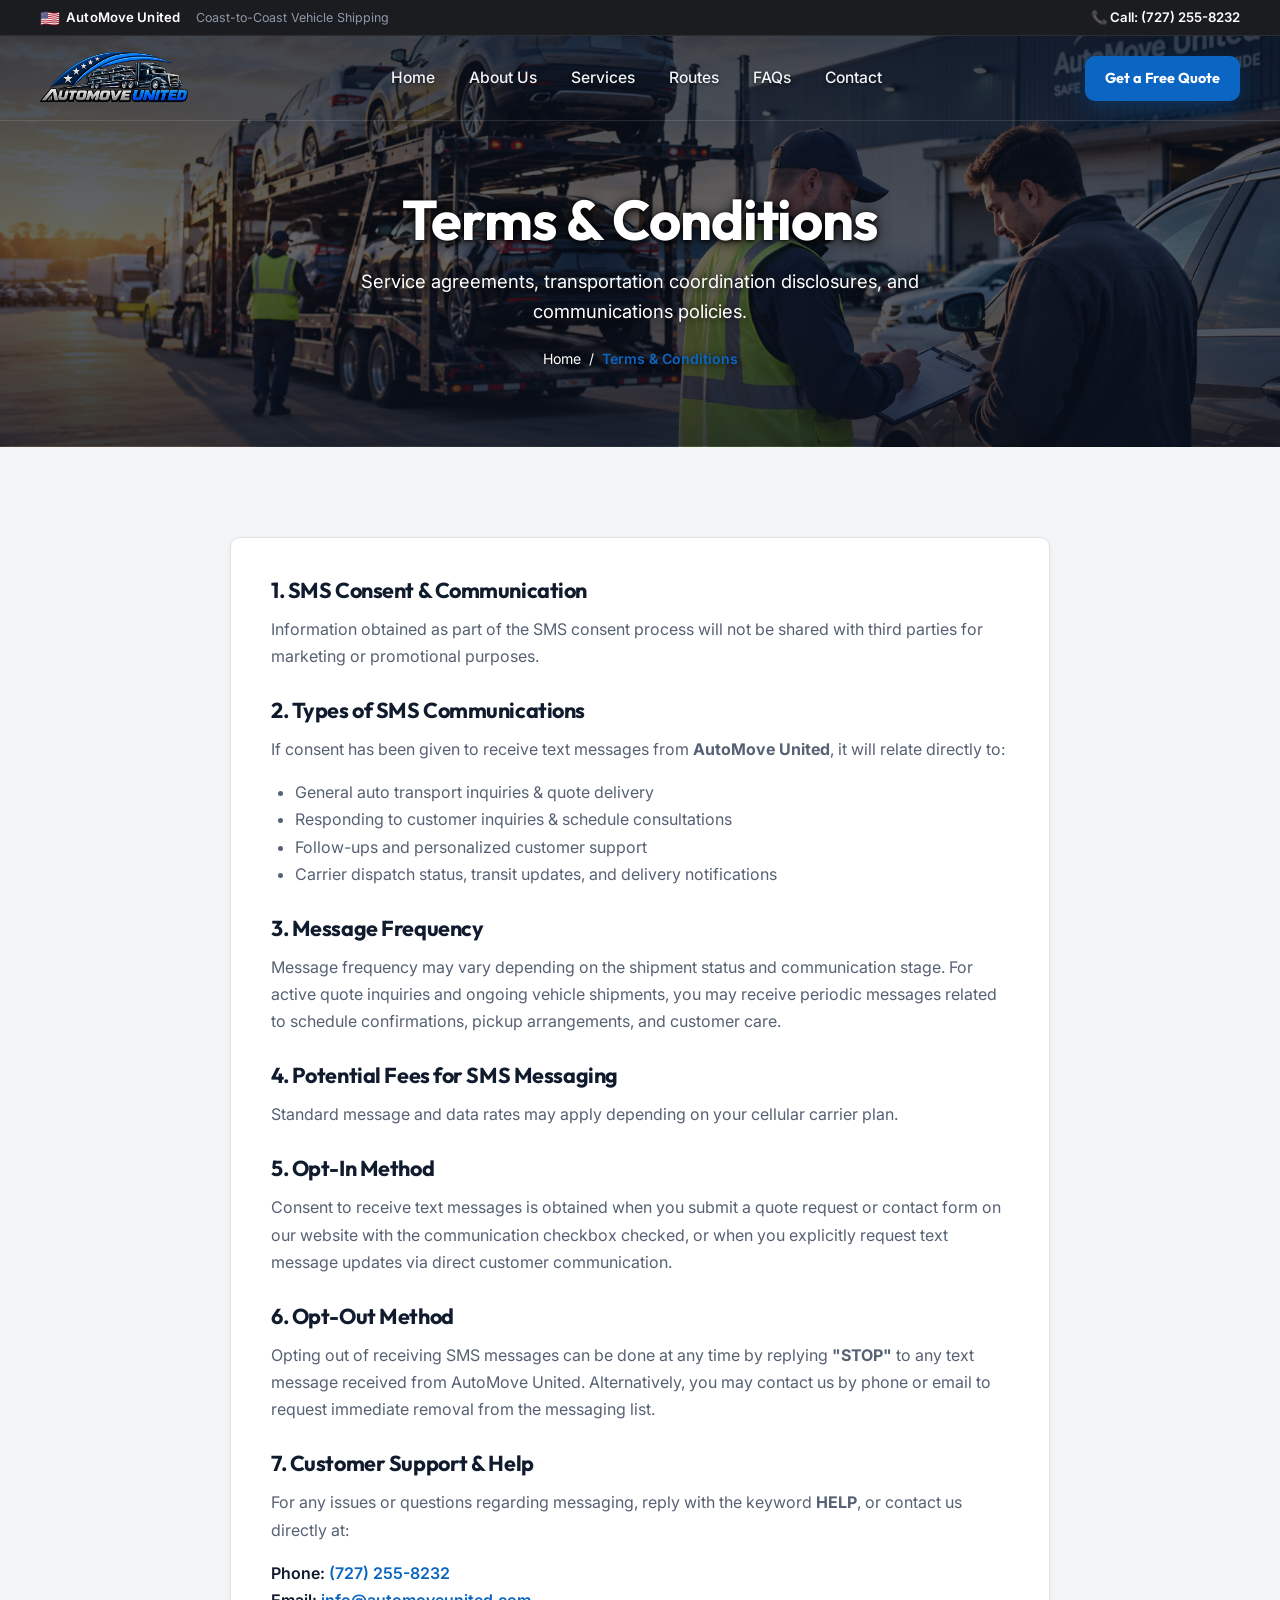
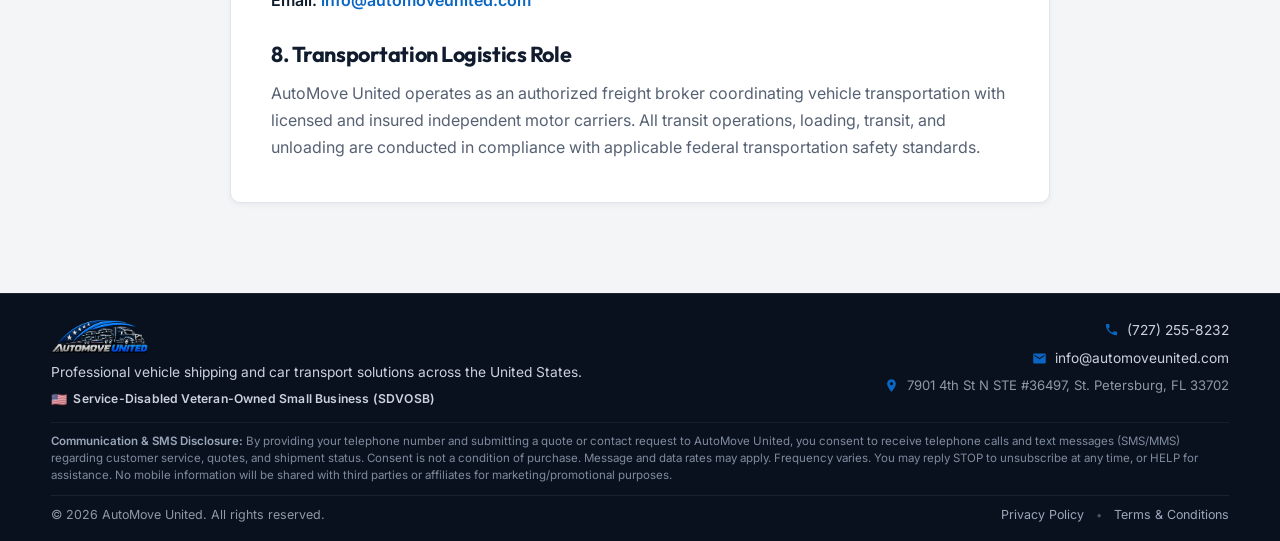
<file: terms-and-conditions.html>
<!DOCTYPE html>
<html lang="en">

<head>
  <meta charset="utf-8">
  <title>Terms and Conditions | AutoMove United</title>
  <meta name="description"
    content="AutoMove United Terms and Conditions. Vehicle shipping coordination guidelines, SMS messaging policies, and service disclosures.">
  <meta name="viewport" content="width=device-width, initial-scale=1">
  <link rel="canonical" href="https://automoveunited.com/terms-and-conditions.html">

  <!-- Open Graph -->
  <meta property="og:type" content="website">
  <meta property="og:title" content="Terms and Conditions | AutoMove United">
  <meta property="og:description" content="AutoMove United Terms and Conditions and SMS communications policy.">
  <meta property="og:url" content="https://automoveunited.com/terms-and-conditions.html">
  <meta property="og:image" content="https://automoveunited.com/images/AMU.png">

  <!-- Favicons -->
  <link href="images/favicon.png" rel="shortcut icon" type="image/x-icon">
  <link href="images/webclip.png" rel="apple-touch-icon">

  <!-- Stylesheets -->
  <link rel="stylesheet" href="css/amu-redesign.css?v=3.2">

  <!-- Google Analytics (GA4) -->
  <script async src="https://www.googletagmanager.com/gtag/js?id=G-W89MC73MGH"></script>
  <script>
    window.dataLayer = window.dataLayer || [];
    function gtag() { dataLayer.push(arguments); }
    gtag('js', new Date());
    gtag('config', 'G-W89MC73MGH');
  </script>
</head>

<body>

  <!-- Top Announcement Bar -->
  <div class="amu-topbar">
    <div class="amu-container">
      <div class="amu-topbar-inner">
        <div class="amu-topbar-left">
          <span class="amu-topbar-pill"><span class="amu-topbar-flag">🇺🇸</span>AutoMove United</span>
          <span class="amu-topbar-meta">Coast-to-Coast Vehicle Shipping</span>
        </div>
        <div class="amu-topbar-right">
          <a href="tel:7272558232" class="amu-topbar-contact">📞 Call: (727) 255-8232</a>
        </div>
      </div>
    </div>
  </div>

  <!-- Sticky Header -->
  <header class="amu-header">
    <div class="amu-container">
      <nav class="amu-nav-inner" aria-label="Main Navigation">
        <a href="index.html" class="amu-logo-link" aria-label="AutoMove United Homepage">
          <img src="images/AMU.png" alt="AutoMove United Logo" class="amu-logo-img">
        </a>
        <ul class="amu-nav-menu">
          <li><a href="index.html" class="amu-nav-link">Home</a></li>
          <li><a href="about.html" class="amu-nav-link">About Us</a></li>
          <li><a href="services.html" class="amu-nav-link">Services</a></li>
          <li><a href="index.html#popular-routes" class="amu-nav-link">Routes</a></li>
          <li><a href="index.html#faq" class="amu-nav-link">FAQs</a></li>
          <li><a href="contact.html" class="amu-nav-link">Contact</a></li>
        </ul>
        <div class="amu-nav-actions">
          <a href="request-quote.html" class="amu-btn amu-btn-primary amu-btn-sm">Get a Free Quote</a>
          <!-- Animated Hamburger Button -->
          <button class="amu-mobile-toggle" aria-label="Open mobile navigation menu" aria-expanded="false"
            type="button">
            <span class="amu-hamburger-box" aria-hidden="true">
              <span class="amu-hamburger-line"></span>
              <span class="amu-hamburger-line"></span>
              <span class="amu-hamburger-line"></span>
            </span>
          </button>
        </div>
      </nav>
    </div>
  </header>

  <!-- Mobile Drawer Menu -->
  <div class="amu-mobile-nav" id="amu-mobile-nav" role="dialog" aria-label="Mobile Navigation">
    <div>
      <div class="amu-mobile-header">
        <img src="images/AMU.png" alt="AutoMove United Official Logo" class="amu-mobile-logo">
        <button class="amu-mobile-close" aria-label="Close menu">&times;</button>
      </div>
      <ul class="amu-mobile-links">
        <li><a href="index.html"><span>Home</span><span aria-hidden="true">&rarr;</span></a></li>
        <li><a href="about.html"><span>About Us</span><span aria-hidden="true">&rarr;</span></a></li>
        <li><a href="services.html"><span>Services</span><span aria-hidden="true">&rarr;</span></a></li>
        <li><a href="request-quote.html"><span>Request a Quote</span><span aria-hidden="true">&rarr;</span></a></li>
        <li><a href="index.html#popular-routes"><span>Shipping Routes</span><span aria-hidden="true">&rarr;</span></a>
        </li>
        <li><a href="index.html#faq"><span>Frequently Asked Questions</span><span aria-hidden="true">&rarr;</span></a>
        </li>
        <li><a href="contact.html"><span>Contact Us</span><span aria-hidden="true">&rarr;</span></a></li>
      </ul>
    </div>
    <div class="amu-mobile-footer">
      <a href="tel:7272558232" class="amu-mobile-call-btn">
        <svg width="18" height="18" viewBox="0 0 24 24" fill="currentColor" aria-hidden="true">
          <path
            d="M6.62 10.79a15.053 15.053 0 006.59 6.59l2.2-2.2a1 1 0 011.02-.24c1.12.37 2.33.57 3.57.57a1 1 0 011 1V20a1 1 0 01-1 1A17 17 0 013 4a1 1 0 011-1h3.5a1 1 0 011 1c0 1.25.2 2.45.57 3.57a1 1 0 01-.25 1.02l-2.2 2.2z" />
        </svg>
        Call Dispatch: (727) 255-8232
      </a>
      <a href="request-quote.html" class="amu-btn amu-btn-primary amu-btn-full amu-btn-glow">Get a Free Quote</a>
      <p style="font-size:0.75rem; color:#8E98A8; text-align:center; margin-top:8px; margin-bottom:0;">
        🇺🇸 Service-Disabled Veteran-Owned Small Business
      </p>
    </div>
  </div>


  <main>
    <!-- Page Header Banner -->
    <section class="amu-page-hero">
      <div class="amu-container">
        <h1 class="amu-page-hero-title">Terms &amp; Conditions</h1>
        <p class="amu-page-hero-subtitle">
          Service agreements, transportation coordination disclosures, and communications policies.
        </p>
        <div class="amu-breadcrumb">
          <a href="index.html">Home</a>
          <span>/</span>
          <span class="amu-breadcrumb-curr">Terms &amp; Conditions</span>
        </div>
      </div>
    </section>

    <!-- Terms Content Section -->
    <section class="amu-section amu-section-grey">
      <div class="amu-container" style="max-width: 860px;">
        <div
          style="background:var(--amu-white); padding:40px; border-radius:var(--radius-md); border:1px solid var(--amu-border); box-shadow:var(--shadow-sm); line-height:1.7;">

          <h3 style="color:var(--amu-navy); font-size:1.35rem; margin-bottom:12px;">1. SMS Consent &amp; Communication
          </h3>
          <p style="color:var(--amu-text-muted);">
            Information obtained as part of the SMS consent process will not be shared with third parties for marketing
            or promotional purposes.
          </p>

          <h3 style="color:var(--amu-navy); font-size:1.35rem; margin-top:28px; margin-bottom:12px;">2. Types of SMS
            Communications</h3>
          <p style="color:var(--amu-text-muted);">
            If consent has been given to receive text messages from <strong>AutoMove United</strong>, it will relate
            directly to:
          </p>
          <ul style="margin-left:24px; margin-bottom:16px; color:var(--amu-text-muted);">
            <li>General auto transport inquiries &amp; quote delivery</li>
            <li>Responding to customer inquiries &amp; schedule consultations</li>
            <li>Follow-ups and personalized customer support</li>
            <li>Carrier dispatch status, transit updates, and delivery notifications</li>
          </ul>

          <h3 style="color:var(--amu-navy); font-size:1.35rem; margin-top:28px; margin-bottom:12px;">3. Message
            Frequency</h3>
          <p style="color:var(--amu-text-muted);">
            Message frequency may vary depending on the shipment status and communication stage. For active quote
            inquiries and ongoing vehicle shipments, you may receive periodic messages related to schedule
            confirmations, pickup arrangements, and customer care.
          </p>

          <h3 style="color:var(--amu-navy); font-size:1.35rem; margin-top:28px; margin-bottom:12px;">4. Potential Fees
            for SMS Messaging</h3>
          <p style="color:var(--amu-text-muted);">
            Standard message and data rates may apply depending on your cellular carrier plan.
          </p>

          <h3 style="color:var(--amu-navy); font-size:1.35rem; margin-top:28px; margin-bottom:12px;">5. Opt-In Method
          </h3>
          <p style="color:var(--amu-text-muted);">
            Consent to receive text messages is obtained when you submit a quote request or contact form on our website
            with the communication checkbox checked, or when you explicitly request text message updates via direct
            customer communication.
          </p>

          <h3 style="color:var(--amu-navy); font-size:1.35rem; margin-top:28px; margin-bottom:12px;">6. Opt-Out Method
          </h3>
          <p style="color:var(--amu-text-muted);">
            Opting out of receiving SMS messages can be done at any time by replying <strong>"STOP"</strong> to any text
            message received from AutoMove United. Alternatively, you may contact us by phone or email to request
            immediate removal from the messaging list.
          </p>

          <h3 style="color:var(--amu-navy); font-size:1.35rem; margin-top:28px; margin-bottom:12px;">7. Customer Support
            &amp; Help</h3>
          <p style="color:var(--amu-text-muted);">
            For any issues or questions regarding messaging, reply with the keyword <strong>HELP</strong>, or contact us
            directly at:
          </p>
          <p style="color:var(--amu-navy); font-weight:600; margin-top:8px;">
            Phone: <a href="tel:7272558232" style="color:var(--amu-red);">(727) 255-8232</a><br>
            Email: <a href="mailto:info@automoveunited.com" style="color:var(--amu-red);">info@automoveunited.com</a>
          </p>

          <h3 style="color:var(--amu-navy); font-size:1.35rem; margin-top:28px; margin-bottom:12px;">8. Transportation
            Logistics Role</h3>
          <p style="color:var(--amu-text-muted);">
            AutoMove United operates as an authorized freight broker coordinating vehicle transportation with licensed
            and insured independent motor carriers. All transit operations, loading, transit, and unloading are
            conducted in compliance with applicable federal transportation safety standards.
          </p>

        </div>
      </div>
    </section>
  </main>

  <!-- Footer -->
  <footer class="amu-footer">
    <div class="amu-container">
      <div class="amu-footer-main">
        <!-- Left: Company Branding -->
        <div class="amu-footer-brand">
          <a href="index.html" class="amu-footer-logo-link" aria-label="AutoMove United Home">
            <img src="images/AMU.png" alt="AutoMove United Logo" class="amu-footer-logo">
          </a>
          <p class="amu-footer-desc">
            Professional vehicle shipping and car transport solutions across the United States.
          </p>
          <div class="amu-footer-sdvosb-tag">
            <span class="amu-footer-flag" aria-hidden="true">🇺🇸</span>
            <span>Service-Disabled Veteran-Owned Small Business (SDVOSB)</span>
          </div>
        </div>

        <!-- Right: Contact Information -->
        <div class="amu-footer-contact">
          <a href="tel:7272558232" class="amu-footer-contact-item" aria-label="Call (727) 255-8232">
            <svg width="15" height="15" viewBox="0 0 24 24" fill="currentColor" aria-hidden="true">
              <path
                d="M6.62 10.79a15.053 15.053 0 006.59 6.59l2.2-2.2a1 1 0 011.02-.24c1.12.37 2.33.57 3.57.57a1 1 0 011 1V20a1 1 0 01-1 1A17 17 0 013 4a1 1 0 011-1h3.5a1 1 0 011 1c0 1.25.2 2.45.57 3.57a1 1 0 01-.25 1.02l-2.2 2.2z" />
            </svg>
            <span>(727) 255-8232</span>
          </a>
          <a href="mailto:info@automoveunited.com" class="amu-footer-contact-item"
            aria-label="Email info@automoveunited.com">
            <svg width="15" height="15" viewBox="0 0 24 24" fill="currentColor" aria-hidden="true">
              <path
                d="M20 4H4c-1.1 0-1.99.9-1.99 2L2 18c0 1.1.9 2 2 2h16c1.1 0 2-.9 2-2V6c0-1.1-.9-2-2-2zm0 4l-8 5-8-5V6l8 5 8-5v2z" />
            </svg>
            <span>info@automoveunited.com</span>
          </a>
          <div class="amu-footer-contact-item amu-footer-contact-location">
            <svg width="15" height="15" viewBox="0 0 24 24" fill="currentColor" aria-hidden="true">
              <path
                d="M12 2C8.13 2 5 5.13 5 9c0 5.25 7 13 7 13s7-7.75 7-13c0-3.87-3.13-7-7-7zm0 9.5a2.5 2.5 0 010-5 2.5 2.5 0 010 5z" />
            </svg>
            <span>7901 4th St N STE #36497, St. Petersburg, FL 33702</span>
          </div>
        </div>
      </div>

      <!-- Compact Understated SMS Disclosure -->
      <div class="amu-footer-disclosure">
        <strong>Communication &amp; SMS Disclosure:</strong> By providing your telephone number and submitting a quote
        or contact request to AutoMove United, you consent to receive telephone calls and text messages (SMS/MMS)
        regarding customer service, quotes, and shipment status. Consent is not a condition of purchase. Message and
        data rates may apply. Frequency varies. You may reply STOP to unsubscribe at any time, or HELP for assistance.
        No mobile information will be shared with third parties or affiliates for marketing/promotional purposes.
      </div>

      <!-- Slim Bottom Legal Bar -->
      <div class="amu-footer-bottom">
        <p class="amu-footer-copy">&copy; 2026 AutoMove United. All rights reserved.</p>
        <div class="amu-footer-bottom-legal">
          <a href="privacy-policy.html">Privacy Policy</a>
          <span class="amu-footer-dot" aria-hidden="true">&bull;</span>
          <a href="terms-and-conditions.html">Terms &amp; Conditions</a>
        </div>
      </div>
    </div>
  </footer>

  <script src="js/amu-main.js?v=3.1"></script>
</body>

</html>
</file>
<file: css/amu-redesign.css>
/* ==========================================================================
   AutoMove United — Brand Design System & Core Stylesheet
   Palette: Brand Blue (#0A66C2), Deep Navy (#101B2D), Charcoal (#25282D),
   Light Grey (#F4F5F7), White (#FFFFFF)
   ========================================================================== */

@import url('https://fonts.googleapis.com/css2?family=Inter:wght@300;400;500;600;700&family=Outfit:wght@400;500;600;700;800;900&display=swap');

:root {
  /* Brand Color Tokens */
  --amu-red: #0A66C2;
  --amu-red-hover: #08529C;
  --amu-red-active: #063D75;
  --amu-red-subtle: rgba(10, 102, 194, 0.08);
  --amu-red-glow: rgba(10, 102, 194, 0.35);

  --amu-blue: #0A66C2;
  --amu-blue-hover: #08529C;
  --amu-blue-active: #063D75;
  --amu-blue-subtle: rgba(10, 102, 194, 0.08);
  --amu-blue-glow: rgba(10, 102, 194, 0.35);

  --amu-navy: #101B2D;
  --amu-navy-dark: #0A111E;
  --amu-navy-card: #152238;
  --amu-navy-light: #1E314F;
  --amu-navy-border: rgba(255, 255, 255, 0.12);

  --amu-charcoal: #25282D;
  --amu-charcoal-dark: #1A1C20;
  --amu-charcoal-light: #363A42;

  --amu-white: #FFFFFF;
  --amu-grey-bg: #F4F5F7;
  --amu-grey-alt: #E9EBF0;
  --amu-border: #E0E3EA;
  --amu-border-focus: #101B2D;

  --amu-text-main: #181E28;
  --amu-text-muted: #566173;
  --amu-text-light: #8E98A8;
  --amu-text-white: #FFFFFF;
  --amu-text-white-muted: #CBD2DE;

  --amu-green: #10B981;
  --amu-gold: #F59E0B;

  /* Typography */
  --font-heading: 'Outfit', -apple-system, BlinkMacSystemFont, 'Segoe UI', Roboto, sans-serif;
  --font-body: 'Inter', -apple-system, BlinkMacSystemFont, 'Segoe UI', Roboto, sans-serif;

  /* Spacing */
  --container-max: 1240px;
  --container-wide: 1360px;
  --radius-sm: 6px;
  --radius-md: 10px;
  --radius-lg: 16px;
  --radius-xl: 24px;
  --radius-full: 9999px;

  /* Shadows */
  --shadow-sm: 0 2px 6px rgba(16, 27, 45, 0.05);
  --shadow-md: 0 6px 18px rgba(16, 27, 45, 0.08);
  --shadow-lg: 0 16px 36px rgba(16, 27, 45, 0.12);
  --shadow-xl: 0 24px 48px rgba(10, 17, 30, 0.22);
  --shadow-red: 0 8px 24px rgba(10, 102, 194, 0.3);
  --shadow-blue: 0 8px 24px rgba(10, 102, 194, 0.3);

  /* Transitions */
  --transition-fast: 0.18s ease;
  --transition-normal: 0.28s ease;
}

/* Base Reset & Typography */
*,
*::before,
*::after {
  box-sizing: border-box;
  margin: 0;
  padding: 0;
}

html {
  font-size: 16px;
  scroll-behavior: smooth;
  -webkit-text-size-adjust: 100%;
}

body {
  font-family: var(--font-body);
  color: var(--amu-text-main);
  background-color: var(--amu-white);
  line-height: 1.6;
  -webkit-font-smoothing: antialiased;
  -moz-osx-font-smoothing: grayscale;
  overflow-x: hidden;
}

h1,
h2,
h3,
h4,
h5,
h6 {
  font-family: var(--font-heading);
  font-weight: 700;
  line-height: 1.2;
  color: var(--amu-navy);
  letter-spacing: -0.02em;
}

h1 {
  font-size: clamp(2.25rem, 5vw, 3.5rem);
}

h2 {
  font-size: clamp(1.85rem, 3.5vw, 2.65rem);
}

h3 {
  font-size: clamp(1.4rem, 2.5vw, 1.85rem);
}

h4 {
  font-size: 1.25rem;
  font-weight: 600;
}

h5 {
  font-size: 1.1rem;
  font-weight: 600;
}

h6 {
  font-size: 0.95rem;
  font-weight: 600;
  text-transform: uppercase;
  letter-spacing: 0.06em;
}

p {
  margin-bottom: 1rem;
}

p:last-child {
  margin-bottom: 0;
}

a {
  color: inherit;
  text-decoration: none;
  transition: color var(--transition-fast);
}

img {
  max-width: 100%;
  height: auto;
  display: block;
}

button,
input,
select,
textarea {
  font-family: inherit;
  font-size: inherit;
}

/* Container */
.amu-container {
  width: 100%;
  max-width: var(--container-max);
  margin-left: auto;
  margin-right: auto;
  padding-left: 20px;
  padding-right: 20px;
}

.amu-container-wide {
  width: 100%;
  max-width: var(--container-wide);
  margin-left: auto;
  margin-right: auto;
  padding-left: 20px;
  padding-right: 20px;
}

/* Utility Badges */
.amu-badge {
  display: inline-flex;
  align-items: center;
  gap: 8px;
  padding: 6px 14px;
  border-radius: var(--radius-full);
  font-size: 0.85rem;
  font-weight: 600;
  letter-spacing: 0.02em;
}

.amu-badge-sdvosb {
  background: rgba(10, 17, 30, 0.78);
  color: #FFFFFF;
  border: 1px solid rgba(255, 255, 255, 0.18);
  backdrop-filter: blur(8px);
  -webkit-backdrop-filter: blur(8px);
}

.amu-badge-sdvosb .star-icon {
  color: #2F8CFF;
}

.amu-badge-navy {
  background: rgba(255, 255, 255, 0.1);
  color: var(--amu-white);
  border: 1px solid rgba(255, 255, 255, 0.2);
  backdrop-filter: blur(8px);
}

.amu-badge-navy .star-icon {
  color: #FFC107;
}

/* Buttons */
.amu-btn {
  display: inline-flex;
  align-items: center;
  justify-content: center;
  gap: 10px;
  padding: 13px 26px;
  border-radius: var(--radius-md);
  font-family: var(--font-heading);
  font-weight: 700;
  font-size: 1rem;
  cursor: pointer;
  border: 2px solid transparent;
  transition: all var(--transition-normal);
  text-align: center;
  white-space: nowrap;
}

.amu-btn-primary {
  background-color: var(--amu-red);
  color: var(--amu-white);
  box-shadow: var(--shadow-red);
}

.amu-btn-primary:hover {
  background-color: var(--amu-red-hover);
  transform: translateY(-2px);
  box-shadow: 0 12px 28px rgba(10, 102, 194, 0.45);
  color: var(--amu-white);
}

.amu-btn-navy {
  background-color: var(--amu-navy);
  color: var(--amu-white);
  box-shadow: var(--shadow-md);
}

.amu-btn-navy:hover {
  background-color: var(--amu-charcoal);
  transform: translateY(-2px);
  color: var(--amu-white);
}

.amu-btn-outline {
  background-color: transparent;
  color: var(--amu-white);
  border-color: rgba(255, 255, 255, 0.6);
}

.amu-btn-outline:hover {
  background-color: var(--amu-white);
  color: var(--amu-navy);
  border-color: var(--amu-white);
}

.amu-btn-outline-dark {
  background-color: transparent;
  color: var(--amu-navy);
  border-color: var(--amu-navy);
}

.amu-btn-outline-dark:hover {
  background-color: var(--amu-navy);
  color: var(--amu-white);
}

.amu-btn-sm {
  padding: 9px 18px;
  font-size: 0.9rem;
}

.amu-btn-lg {
  padding: 16px 34px;
  font-size: 1.1rem;
}

.amu-btn-full {
  width: 100%;
}

/* ==========================================================================
   Top Trust Announcement Bar
   ========================================================================== */
.amu-topbar {
  background-color: var(--amu-charcoal-dark);
  color: var(--amu-text-white-muted);
  font-size: 0.825rem;
  padding: 7px 0;
  border-bottom: 1px solid rgba(255, 255, 255, 0.08);
}

.amu-topbar-inner {
  display: flex;
  align-items: center;
  justify-content: space-between;
  gap: 16px;
  flex-wrap: wrap;
}

.amu-topbar-left {
  display: flex;
  align-items: center;
  gap: 16px;
}

.amu-topbar-pill {
  display: inline-flex;
  align-items: center;
  gap: 6px;
  color: #FFFFFF;
  font-weight: 600;
  letter-spacing: 0.01em;
}

.amu-topbar-flag {
  font-size: 1rem;
  line-height: 1;
}

.amu-topbar-right {
  display: flex;
  align-items: center;
  gap: 20px;
}

.amu-topbar-contact {
  display: inline-flex;
  align-items: center;
  gap: 6px;
  color: var(--amu-text-white);
  font-weight: 600;
}

.amu-topbar-contact:hover {
  color: var(--amu-red);
}

.amu-topbar-meta {
  color: var(--amu-text-light);
  font-size: 0.78rem;
}

/* ==========================================================================
   Header & Navigation
   ========================================================================== */
.amu-header {
  position: sticky;
  top: 0;
  z-index: 999;
  background: transparent;
  backdrop-filter: none;
  -webkit-backdrop-filter: none;
  border-bottom: 1px solid rgba(255, 255, 255, 0.12);
  box-shadow: none;
  transition: background-color 0.35s ease, border-color 0.35s ease, box-shadow 0.35s ease, backdrop-filter 0.35s ease;
}

/* Scrolled state: Solid Deep Navy (#101B2D) with subtle shadow */
.amu-header.scrolled {
  background: #101B2D;
  backdrop-filter: blur(12px);
  -webkit-backdrop-filter: blur(12px);
  border-bottom: 1px solid rgba(255, 255, 255, 0.08);
  box-shadow: 0 4px 20px rgba(0, 0, 0, 0.25);
}

/* Fallback for pages without hero section: keep solid deep navy */
body:not(:has(.amu-hero)):not(:has(.amu-page-hero)) .amu-header {
  background: #101B2D;
  border-bottom: 1px solid rgba(255, 255, 255, 0.08);
  box-shadow: 0 4px 20px rgba(0, 0, 0, 0.15);
}

.amu-nav-inner {
  display: flex;
  align-items: center;
  justify-content: space-between;
  height: 84px;
}

.amu-logo-link {
  display: flex;
  align-items: center;
  gap: 12px;
  flex-shrink: 0;
}

.amu-logo-img {
  height: 52px;
  width: auto;
  object-fit: contain;
}

.amu-nav-menu {
  display: flex;
  align-items: center;
  gap: 26px;
  list-style: none;
}

.amu-nav-link {
  color: #F0F4F8;
  font-size: 0.98rem;
  font-weight: 500;
  padding: 8px 4px;
  position: relative;
  text-shadow: 0 1px 3px rgba(0, 0, 0, 0.7);
  transition: color var(--transition-fast), text-shadow 0.3s ease;
}

.amu-nav-link:hover,
.amu-nav-link.active {
  color: var(--amu-white);
  text-shadow: 0 1px 4px rgba(0, 0, 0, 0.85);
}

.amu-header.scrolled .amu-nav-link {
  text-shadow: none;
}

.amu-nav-link.active::after,
.amu-nav-link:hover::after {
  content: '';
  position: absolute;
  bottom: 0;
  left: 0;
  width: 100%;
  height: 2px;
  background-color: var(--amu-red);
  border-radius: 2px;
}

.amu-nav-actions {
  display: flex;
  align-items: center;
  gap: 18px;
}

.amu-nav-phone {
  display: flex;
  align-items: center;
  gap: 8px;
  color: var(--amu-white);
  font-weight: 700;
  font-family: var(--font-heading);
  font-size: 1.05rem;
  padding: 8px 12px;
  border-radius: var(--radius-sm);
  text-shadow: 0 1px 3px rgba(0, 0, 0, 0.7);
  transition: all var(--transition-fast);
}

.amu-header.scrolled .amu-nav-phone {
  text-shadow: none;
}

.amu-nav-phone:hover {
  color: var(--amu-red);
}

.amu-nav-phone svg {
  color: var(--amu-red);
}

/* Mobile Quick Call Button in Navbar */
.amu-nav-phone-mobile {
  display: none;
}

@media (max-width: 860px) {
  .amu-nav-phone-mobile {
    display: inline-flex;
    align-items: center;
    justify-content: center;
    width: 44px;
    height: 44px;
    min-width: 44px;
    min-height: 44px;
    border-radius: var(--radius-sm);
    background: rgba(10, 102, 194, 0.15);
    border: 1px solid rgba(10, 102, 194, 0.35);
    color: var(--amu-red);
    transition: all var(--transition-fast);
    text-decoration: none;
    touch-action: manipulation;
  }

  .amu-nav-phone-mobile:hover,
  .amu-nav-phone-mobile:active {
    background: var(--amu-red);
    color: #FFFFFF;
    transform: scale(0.96);
  }
}

/* Premium Automotive Hamburger Toggle */
.amu-mobile-toggle {
  display: none;
  background: transparent;
  border: 1px solid rgba(255, 255, 255, 0.15);
  color: var(--amu-white);
  cursor: pointer;
  width: 44px;
  height: 44px;
  min-width: 44px;
  min-height: 44px;
  padding: 0;
  border-radius: var(--radius-sm);
  align-items: center;
  justify-content: center;
  z-index: 1002;
  transition: all var(--transition-fast);
  touch-action: manipulation;
  -webkit-tap-highlight-color: transparent;
}

.amu-mobile-toggle:hover {
  background: rgba(255, 255, 255, 0.08);
  border-color: rgba(255, 255, 255, 0.3);
}

.amu-mobile-toggle:active {
  transform: scale(0.94);
}

.amu-hamburger-box {
  width: 20px;
  height: 14px;
  display: flex;
  flex-direction: column;
  justify-content: space-between;
  position: relative;
  pointer-events: none;
}

.amu-hamburger-line {
  display: block;
  width: 100%;
  height: 2px;
  background-color: #FFFFFF;
  border-radius: 2px;
  transition: transform 0.28s cubic-bezier(0.16, 1, 0.3, 1), opacity 0.2s ease, background-color 0.2s ease;
}

/* Morph to 'X' when active */
.amu-mobile-toggle.is-active {
  border-color: rgba(10, 102, 194, 0.5);
  background: rgba(10, 102, 194, 0.12);
}

.amu-mobile-toggle.is-active .amu-hamburger-line:nth-child(1) {
  transform: translateY(6px) rotate(45deg);
  background-color: var(--amu-red);
}

.amu-mobile-toggle.is-active .amu-hamburger-line:nth-child(2) {
  opacity: 0;
  transform: scaleX(0);
}

.amu-mobile-toggle.is-active .amu-hamburger-line:nth-child(3) {
  transform: translateY(-6px) rotate(-45deg);
  background-color: var(--amu-red);
}

/* Fallback if toggle has SVG icon */
.amu-mobile-toggle svg {
  transition: transform 0.25s ease;
}

.amu-mobile-toggle.is-active svg {
  transform: rotate(90deg);
  color: var(--amu-red);
}

/* Semi-transparent Backdrop Overlay */
.amu-mobile-backdrop {
  position: fixed;
  top: 0;
  left: 0;
  width: 100%;
  height: 100%;
  background: rgba(6, 11, 20, 0.78);
  backdrop-filter: blur(8px);
  -webkit-backdrop-filter: blur(8px);
  z-index: 9998;
  opacity: 0;
  visibility: hidden;
  pointer-events: none;
  transition: opacity 0.35s ease, visibility 0.35s ease;
}

.amu-mobile-backdrop.open {
  opacity: 1;
  visibility: visible;
  pointer-events: auto;
}

/* Premium Automotive Mobile Drawer */
.amu-mobile-nav {
  position: fixed;
  top: 0;
  right: 0;
  bottom: 0;
  width: 100%;
  max-width: 380px;
  height: 100%;
  height: 100dvh;
  background: #0D1625;
  background-image: linear-gradient(180deg, #101B2D 0%, #0A111E 100%);
  border-left: 1px solid rgba(255, 255, 255, 0.08);
  box-shadow: -10px 0 36px rgba(0, 0, 0, 0.65);
  z-index: 9999;
  padding: max(22px, env(safe-area-inset-top, 22px)) 24px max(24px, env(safe-area-inset-bottom, 24px));
  display: flex;
  flex-direction: column;
  justify-content: space-between;
  overflow-y: auto;
  -webkit-overflow-scrolling: touch;
  transform: translateX(100%);
  visibility: hidden;
  transition: transform 0.38s cubic-bezier(0.16, 1, 0.3, 1), visibility 0.38s ease;
}

@media (max-width: 440px) {
  .amu-mobile-nav {
    max-width: 100%;
    border-left: none;
  }
}

.amu-mobile-nav.open {
  transform: translateX(0);
  visibility: visible;
}

.amu-mobile-header {
  display: flex;
  align-items: center;
  justify-content: space-between;
  margin-bottom: 24px;
  padding-bottom: 16px;
  border-bottom: 1px solid rgba(255, 255, 255, 0.08);
}

.amu-mobile-logo {
  height: 38px;
  width: auto;
}

.amu-mobile-close {
  width: 40px;
  height: 40px;
  min-width: 40px;
  min-height: 40px;
  display: flex;
  align-items: center;
  justify-content: center;
  background: rgba(255, 255, 255, 0.06);
  border: 1px solid rgba(255, 255, 255, 0.12);
  border-radius: var(--radius-sm);
  color: #CBD2DE;
  font-size: 24px;
  line-height: 1;
  cursor: pointer;
  transition: all var(--transition-fast);
}

.amu-mobile-close:hover,
.amu-mobile-close:active {
  background: var(--amu-red);
  border-color: var(--amu-red);
  color: #FFFFFF;
}

.amu-mobile-links {
  display: flex;
  flex-direction: column;
  gap: 8px;
  list-style: none;
  margin: 0;
  padding: 0;
}

.amu-mobile-links li {
  opacity: 0;
  transform: translateX(18px);
  transition: opacity 0.3s ease, transform 0.3s cubic-bezier(0.16, 1, 0.3, 1);
}

.amu-mobile-nav.open .amu-mobile-links li {
  opacity: 1;
  transform: translateX(0);
}

.amu-mobile-nav.open .amu-mobile-links li:nth-child(1) {
  transition-delay: 0.05s;
}

.amu-mobile-nav.open .amu-mobile-links li:nth-child(2) {
  transition-delay: 0.09s;
}

.amu-mobile-nav.open .amu-mobile-links li:nth-child(3) {
  transition-delay: 0.13s;
}

.amu-mobile-nav.open .amu-mobile-links li:nth-child(4) {
  transition-delay: 0.17s;
}

.amu-mobile-nav.open .amu-mobile-links li:nth-child(5) {
  transition-delay: 0.21s;
}

.amu-mobile-nav.open .amu-mobile-links li:nth-child(6) {
  transition-delay: 0.25s;
}

.amu-mobile-links a {
  color: #CBD2DE;
  font-size: 1.12rem;
  font-family: var(--font-heading);
  font-weight: 600;
  padding: 12px 14px;
  display: flex;
  align-items: center;
  justify-content: space-between;
  border-radius: var(--radius-sm);
  border-bottom: 1px solid rgba(255, 255, 255, 0.04);
  transition: all var(--transition-fast);
  text-decoration: none;
}

.amu-mobile-links a:hover,
.amu-mobile-links a:active {
  background: rgba(255, 255, 255, 0.05);
  color: var(--amu-white);
  padding-left: 18px;
}

.amu-mobile-links a.active {
  background: rgba(10, 102, 194, 0.14);
  color: var(--amu-white);
  border-left: 3px solid var(--amu-red);
  padding-left: 15px;
}

.amu-mobile-links a.active::after {
  content: '●';
  color: var(--amu-red);
  font-size: 0.75rem;
}

.amu-mobile-footer {
  margin-top: 24px;
  padding-top: 20px;
  border-top: 1px solid rgba(255, 255, 255, 0.08);
  display: flex;
  flex-direction: column;
  gap: 12px;
}

.amu-mobile-call-btn {
  display: flex;
  align-items: center;
  justify-content: center;
  gap: 8px;
  padding: 12px 20px;
  font-size: 0.98rem;
  font-weight: 700;
  color: #FFFFFF;
  border: 1px solid rgba(255, 255, 255, 0.2);
  border-radius: var(--radius-sm);
  background: rgba(255, 255, 255, 0.04);
  text-decoration: none;
  transition: all var(--transition-fast);
}

.amu-mobile-call-btn:hover,
.amu-mobile-call-btn:active {
  background: rgba(255, 255, 255, 0.12);
  border-color: #FFFFFF;
  color: #FFFFFF;
}

.amu-mobile-call-btn svg {
  color: var(--amu-red);
}

.amu-mobile-footer .amu-btn-primary {
  padding: 14px 20px;
  font-size: 1rem;
  font-weight: 700;
  text-align: center;
}

/* ==========================================================================
   Hero Section
   ========================================================================== */
.amu-hero {
  position: relative;
  margin-top: -85px;
  background-color: var(--amu-navy-dark);
  background-image:
    linear-gradient(180deg, rgba(8, 14, 26, 0.72) 0%, rgba(8, 14, 26, 0.18) 16%, transparent 32%),
    linear-gradient(90deg, rgba(6, 12, 22, 0.8) 0%, rgba(6, 12, 22, 0.55) 34%, rgba(6, 12, 22, 0.15) 65%, rgba(6, 12, 22, 0.25) 100%),
    url('../images/herobg.png');
  background-size: cover;
  background-position: 8% bottom;
  background-repeat: no-repeat;
  color: var(--amu-white);
  padding: 155px 0 95px;
  overflow: hidden;
}

.amu-hero-inner {
  display: grid;
  grid-template-columns: 1.15fr 0.95fr;
  gap: 48px;
  align-items: center;
}

.amu-hero-content {
  max-width: 650px;
}

.amu-hero-tag {
  margin-bottom: 18px;
}

.amu-hero-title {
  color: var(--amu-white);
  font-size: clamp(2.35rem, 4.3vw, 3.6rem);
  font-weight: 800;
  line-height: 1.12;
  margin-bottom: 18px;
  letter-spacing: -0.02em;
  text-shadow: 0 2px 14px rgba(0, 0, 0, 0.85), 0 1px 4px rgba(0, 0, 0, 0.95);
}

.amu-hero-title .highlight-blue,
.amu-hero-title .highlight-red {
  color: #2F8CFF;
  text-shadow: 0 0 24px rgba(47, 140, 255, 0.45), 0 2px 14px rgba(0, 0, 0, 0.85);
}

.amu-hero-desc {
  font-size: 1.05rem;
  color: rgba(255, 255, 255, 0.92);
  line-height: 1.6;
  max-width: 530px;
  margin-bottom: 22px;
  text-shadow: 0 1px 6px rgba(0, 0, 0, 0.85);
}

.amu-hero-trust-bar {
  display: flex;
  align-items: center;
  justify-content: center;
  gap: 22px;
  flex-wrap: wrap;
  margin-top: 28px;
  margin-bottom: 6px;
  width: 100%;
}

.amu-hero-trust-item {
  display: flex;
  align-items: center;
  gap: 8px;
  color: #FFFFFF;
  font-size: 0.96rem;
  font-weight: 600;
  white-space: nowrap;
  text-shadow: 0 1px 4px rgba(0, 0, 0, 0.85);
}

.amu-hero-trust-item svg {
  color: #2F8CFF;
  width: 22px;
  height: 22px;
  flex-shrink: 0;
  filter: drop-shadow(0 1px 3px rgba(0, 0, 0, 0.6));
}

/* ==========================================================================
   Hero Quick Quote Form Card
   ========================================================================== */
.amu-hero-form-card {
  background: var(--amu-white);
  border-radius: var(--radius-lg);
  padding: 26px 26px 22px;
  box-shadow: 0 20px 48px -12px rgba(10, 25, 47, 0.4), 0 0 0 1px rgba(255, 255, 255, 0.25);
  color: var(--amu-text-main);
  position: relative;
  border: 1px solid rgba(255, 255, 255, 0.4);
  width: 100%;
  box-sizing: border-box;
}

.amu-hero-form-header {
  margin-bottom: 14px;
  text-align: left;
}

.amu-hero-form-title {
  font-size: 1.42rem;
  font-weight: 700;
  color: var(--amu-navy);
  margin-bottom: 4px;
  line-height: 1.25;
}

.amu-hero-form-subtitle {
  font-size: 0.88rem;
  color: var(--amu-text-muted);
  line-height: 1.4;
}

.amu-form-progress {
  display: flex;
  align-items: center;
  justify-content: space-between;
  margin-bottom: 16px;
  position: relative;
  background: var(--amu-grey-bg);
  padding: 8px 12px;
  border-radius: var(--radius-sm);
}

.amu-progress-step {
  display: flex;
  align-items: center;
  gap: 8px;
  font-size: 0.82rem;
  font-weight: 600;
  color: var(--amu-text-light);
}

.amu-progress-step.active {
  color: var(--amu-red);
}

.amu-progress-step.completed {
  color: var(--amu-navy);
}

.amu-step-num {
  width: 22px;
  height: 22px;
  border-radius: 50%;
  background: #D8DCE4;
  color: #555;
  display: flex;
  align-items: center;
  justify-content: center;
  font-size: 0.75rem;
}

.amu-progress-step.active .amu-step-num {
  background: var(--amu-red);
  color: var(--amu-white);
}

.amu-progress-step.completed .amu-step-num {
  background: var(--amu-navy);
  color: var(--amu-white);
}

/* Form Fields */
.amu-form-grid {
  display: grid;
  grid-template-columns: 1fr 1fr;
  gap: 14px;
}

.amu-form-grid-1 {
  grid-column: span 2;
}

.amu-form-group {
  margin-bottom: 14px;
  text-align: left;
}

.amu-form-label {
  display: block;
  font-size: 0.85rem;
  font-weight: 600;
  color: var(--amu-navy);
  margin-bottom: 6px;
}

.amu-form-label .req {
  color: var(--amu-red);
  margin-left: 2px;
}

.amu-form-control {
  width: 100%;
  height: 46px;
  padding: 10px 14px;
  border: 1.5px solid var(--amu-border);
  border-radius: var(--radius-sm);
  background-color: var(--amu-white);
  color: var(--amu-text-main);
  font-size: 0.95rem;
  transition: all var(--transition-fast);
}

.amu-form-control:focus {
  outline: none;
  border-color: var(--amu-navy);
  box-shadow: 0 0 0 3px rgba(16, 27, 45, 0.1);
}

select.amu-form-control {
  appearance: auto;
  cursor: pointer;
}

textarea.amu-form-control {
  height: auto;
  min-height: 80px;
  resize: vertical;
}

/* Radio Pill Group */
.amu-radio-pills {
  display: grid;
  grid-template-columns: 1fr 1fr;
  gap: 8px;
}

.amu-radio-pill {
  position: relative;
  cursor: pointer;
}

.amu-radio-pill input {
  position: absolute;
  opacity: 0;
  width: 0;
  height: 0;
}

.amu-radio-pill-box {
  display: flex;
  align-items: center;
  justify-content: center;
  gap: 8px;
  height: 44px;
  padding: 8px 12px;
  border: 1.5px solid var(--amu-border);
  border-radius: var(--radius-sm);
  background: var(--amu-grey-bg);
  font-size: 0.88rem;
  font-weight: 600;
  color: var(--amu-text-muted);
  transition: all var(--transition-fast);
}

.amu-radio-pill input:checked+.amu-radio-pill-box {
  border-color: var(--amu-red);
  background: rgba(10, 102, 194, 0.08);
  color: var(--amu-red);
}

/* SMS Consent Checkbox */
.amu-checkbox-label {
  display: flex;
  align-items: flex-start;
  gap: 10px;
  font-size: 0.78rem;
  color: var(--amu-text-muted);
  line-height: 1.45;
  margin-top: 10px;
  margin-bottom: 16px;
  cursor: pointer;
  text-align: left;
}

.amu-checkbox-label input[type="checkbox"] {
  margin-top: 3px;
  accent-color: var(--amu-red);
  flex-shrink: 0;
}

.amu-checkbox-label a {
  color: var(--amu-navy);
  text-decoration: underline;
  font-weight: 600;
}

/* Steps Handling */
.amu-form-step {
  display: none;
}

.amu-form-step.active {
  display: block;
  animation: amuFadeIn 0.25s ease-in-out;
}

@keyframes amuFadeIn {
  from {
    opacity: 0;
    transform: translateY(6px);
  }

  to {
    opacity: 1;
    transform: translateY(0);
  }
}

.amu-form-nav {
  display: flex;
  align-items: center;
  gap: 12px;
  margin-top: 18px;
}

/* Form Message Feedback */
.amu-form-status {
  display: none;
  padding: 16px;
  border-radius: var(--radius-md);
  margin-top: 16px;
  font-size: 0.92rem;
  text-align: center;
}

.amu-form-status.success {
  display: block;
  background-color: #ECFDF5;
  color: #065F46;
  border: 1px solid #A7F3D0;
}

.amu-form-status.error {
  display: block;
  background-color: #FEF2F2;
  color: #991B1B;
  border: 1px solid #FECACA;
}

/* Anti-spam honeypot */
.amu-hp {
  display: none !important;
  visibility: hidden !important;
  position: absolute !important;
  left: -9999px !important;
}

/* ==========================================================================
   Section Layouts
   ========================================================================== */
.amu-section {
  padding: 90px 0;
}

.amu-section-sm {
  padding: 60px 0;
}

.amu-section-navy {
  background-color: var(--amu-navy);
  color: var(--amu-white);
}

.amu-section-charcoal {
  background-color: var(--amu-charcoal);
  color: var(--amu-white);
}

.amu-section-grey {
  background-color: var(--amu-grey-bg);
}

.amu-section-header {
  text-align: center;
  max-width: 760px;
  margin: 0 auto 56px;
}

.amu-section-tag {
  display: inline-block;
  font-family: var(--font-heading);
  font-size: 0.85rem;
  font-weight: 700;
  text-transform: uppercase;
  letter-spacing: 0.08em;
  color: var(--amu-red);
  margin-bottom: 12px;
}

.amu-section-header.dark .amu-section-tag {
  color: #60A5FA;
}

.amu-section-title {
  margin-bottom: 16px;
}

.amu-section-header.dark .amu-section-title {
  color: var(--amu-white);
}

.amu-section-subtitle {
  font-size: 1.1rem;
  color: var(--amu-text-muted);
  line-height: 1.6;
}

.amu-section-header.dark .amu-section-subtitle {
  color: var(--amu-text-white-muted);
}

/* ==========================================================================
   Trust & Authority Bar (SDVOSB & FMCSA)
   ========================================================================== */
.amu-trust-strip {
  background-color: var(--amu-white);
  border-bottom: 1px solid var(--amu-border);
  padding: 24px 0;
  box-shadow: var(--shadow-sm);
}

.amu-trust-grid {
  display: grid;
  grid-template-columns: repeat(4, 1fr);
  gap: 20px;
  align-items: center;
}

.amu-trust-card {
  display: flex;
  align-items: center;
  gap: 14px;
  padding: 8px 12px;
}

.amu-trust-icon {
  width: 44px;
  height: 44px;
  border-radius: var(--radius-sm);
  background: var(--amu-grey-bg);
  display: flex;
  align-items: center;
  justify-content: center;
  color: var(--amu-navy);
  font-size: 1.25rem;
  flex-shrink: 0;
}

.amu-trust-icon.red,
.amu-trust-icon.blue {
  background: var(--amu-red-subtle);
  color: var(--amu-red);
}

.amu-trust-text h4 {
  font-size: 0.96rem;
  font-weight: 700;
  color: var(--amu-navy);
  margin-bottom: 2px;
}

.amu-trust-text p {
  font-size: 0.82rem;
  color: var(--amu-text-muted);
  margin-bottom: 0;
}

/* ==========================================================================
   Services Grid
   ========================================================================== */
.amu-services-grid {
  display: grid;
  grid-template-columns: repeat(3, 1fr);
  gap: 28px;
}

.amu-service-card {
  background: var(--amu-white);
  border-radius: var(--radius-md);
  border: 1px solid var(--amu-border);
  overflow: hidden;
  box-shadow: var(--shadow-sm);
  transition: all var(--transition-normal);
  display: flex;
  flex-direction: column;
}

.amu-service-card:hover {
  transform: translateY(-6px);
  box-shadow: var(--shadow-lg);
  border-color: rgba(16, 27, 45, 0.2);
}

.amu-service-img-wrap {
  position: relative;
  height: 210px;
  overflow: hidden;
  background-color: var(--amu-navy);
}

.amu-service-img-wrap img {
  width: 100%;
  height: 100%;
  object-fit: cover;
  transition: transform 0.4s ease;
}

.amu-service-card:hover .amu-service-img-wrap img {
  transform: scale(1.05);
}

.amu-service-badge {
  position: absolute;
  top: 14px;
  left: 14px;
  background: rgba(16, 27, 45, 0.85);
  color: var(--amu-white);
  padding: 4px 10px;
  border-radius: var(--radius-sm);
  font-size: 0.75rem;
  font-weight: 600;
  letter-spacing: 0.04em;
  text-transform: uppercase;
}

.amu-service-body {
  padding: 24px;
  flex-grow: 1;
  display: flex;
  flex-direction: column;
}

.amu-service-title {
  font-size: 1.3rem;
  font-weight: 700;
  color: var(--amu-navy);
  margin-bottom: 12px;
}

.amu-service-desc {
  font-size: 0.95rem;
  color: var(--amu-text-muted);
  line-height: 1.55;
  margin-bottom: 18px;
  flex-grow: 1;
}

.amu-service-features {
  list-style: none;
  margin-bottom: 22px;
  padding-top: 14px;
  border-top: 1px solid var(--amu-grey-bg);
}

.amu-service-features li {
  display: flex;
  align-items: center;
  gap: 8px;
  font-size: 0.85rem;
  color: var(--amu-text-main);
  margin-bottom: 8px;
  font-weight: 500;
}

.amu-service-features li svg {
  color: var(--amu-red);
  flex-shrink: 0;
}

.amu-service-footer {
  margin-top: auto;
}

/* ==========================================================================
   How It Works (3 Simple Steps)
   ========================================================================== */
.amu-process-grid {
  display: grid;
  grid-template-columns: repeat(3, 1fr);
  gap: 32px;
  position: relative;
}

.amu-process-card {
  background: var(--amu-navy-card);
  border: 1px solid var(--amu-navy-border);
  border-radius: var(--radius-lg);
  padding: 36px 28px;
  position: relative;
  color: var(--amu-white);
  transition: all var(--transition-normal);
}

.amu-process-card:hover {
  transform: translateY(-4px);
  border-color: var(--amu-red);
}

.amu-process-num {
  width: 56px;
  height: 56px;
  border-radius: 50%;
  background: var(--amu-red);
  color: var(--amu-white);
  font-family: var(--font-heading);
  font-size: 1.5rem;
  font-weight: 800;
  display: flex;
  align-items: center;
  justify-content: center;
  margin-bottom: 22px;
  box-shadow: var(--shadow-red);
}

.amu-process-title {
  font-size: 1.35rem;
  font-weight: 700;
  color: var(--amu-white);
  margin-bottom: 14px;
}

.amu-process-desc {
  font-size: 0.98rem;
  color: var(--amu-text-white-muted);
  line-height: 1.6;
}

/* ==========================================================================
   Why AutoMove United (SDVOSB Authority)
   ========================================================================== */
.amu-why-grid {
  display: grid;
  grid-template-columns: 1fr 1fr;
  gap: 48px;
  align-items: center;
}

.amu-why-img-block {
  position: relative;
  border-radius: var(--radius-lg);
  overflow: hidden;
  box-shadow: var(--shadow-xl);
}

.amu-why-img-block img {
  width: 100%;
  height: 480px;
  object-fit: cover;
}

.amu-why-float-card {
  position: absolute;
  bottom: 24px;
  left: 24px;
  right: 24px;
  background: rgba(16, 27, 45, 0.92);
  backdrop-filter: blur(10px);
  border: 1px solid rgba(255, 255, 255, 0.15);
  border-radius: var(--radius-md);
  padding: 18px 20px;
  color: var(--amu-white);
  display: flex;
  align-items: center;
  gap: 16px;
}

.amu-float-icon {
  width: 48px;
  height: 48px;
  background: var(--amu-red);
  border-radius: 50%;
  display: flex;
  align-items: center;
  justify-content: center;
  flex-shrink: 0;
  color: var(--amu-white);
}

/* ==========================================================================
   Interactive Animated USA Shipping Map Card (Why AutoMove United)
   ========================================================================== */
.amu-why-map-card {
  position: relative;
  background: linear-gradient(180deg, #101B2D 0%, #0A1322 100%);
  border: 1px solid rgba(255, 255, 255, 0.14);
  border-radius: var(--radius-lg, 14px);
  overflow: hidden;
  box-shadow: 0 16px 36px rgba(10, 27, 45, 0.28), 0 0 0 1px rgba(10, 102, 194, 0.12);
  display: flex;
  flex-direction: column;
  color: #FFFFFF;
  transition: border-color var(--transition-normal, 0.25s ease);
}

.amu-why-map-card:hover {
  border-color: rgba(10, 102, 194, 0.35);
}

.amu-map-header {
  padding: 16px 20px 12px 20px;
  border-bottom: 1px solid rgba(255, 255, 255, 0.08);
  background: rgba(16, 27, 45, 0.65);
  backdrop-filter: blur(8px);
}

.amu-map-status-row {
  display: flex;
  align-items: center;
  justify-content: space-between;
  gap: 12px;
  margin-bottom: 10px;
}

.amu-map-status-badge {
  display: inline-flex;
  align-items: center;
  gap: 7px;
  font-size: 0.76rem;
  font-weight: 700;
  text-transform: uppercase;
  letter-spacing: 0.06em;
  color: #60A5FA;
  background: rgba(10, 102, 194, 0.16);
  border: 1px solid rgba(96, 165, 250, 0.28);
  padding: 4px 10px;
  border-radius: 999px;
}

.amu-map-pulse-dot {
  width: 7px;
  height: 7px;
  border-radius: 50%;
  background: #22C55E;
  box-shadow: 0 0 8px #22C55E;
  animation: amuPulseDot 2s ease-in-out infinite;
}

@keyframes amuPulseDot {
  0%, 100% { opacity: 1; transform: scale(1); }
  50% { opacity: 0.45; transform: scale(1.3); }
}

.amu-map-action-hint {
  font-size: 0.78rem;
  color: #94A3B8;
  display: inline-flex;
  align-items: center;
  gap: 5px;
}

.amu-map-callout {
  background: rgba(24, 38, 62, 0.7);
  border: 1px solid rgba(96, 165, 250, 0.22);
  border-radius: 8px;
  padding: 10px 14px;
  transition: all 0.2s ease;
  cursor: pointer;
  text-decoration: none;
  display: block;
}

.amu-map-callout:hover {
  background: rgba(10, 102, 194, 0.25);
  border-color: rgba(96, 165, 250, 0.45);
}

.amu-map-callout-primary {
  display: flex;
  align-items: center;
  gap: 8px;
  margin-bottom: 3px;
}

.amu-map-pin-icon {
  font-size: 0.95rem;
  line-height: 1;
}

.amu-map-state-name {
  font-size: 0.98rem;
  font-weight: 700;
  color: #FFFFFF;
  letter-spacing: -0.01em;
}

.amu-map-state-badge {
  font-size: 0.7rem;
  font-weight: 600;
  padding: 2px 7px;
  border-radius: 4px;
  background: rgba(230, 57, 70, 0.2);
  color: #F87171;
  border: 1px solid rgba(230, 57, 70, 0.35);
  text-transform: uppercase;
  letter-spacing: 0.04em;
}

.amu-map-callout-sub {
  font-size: 0.82rem;
  color: #CBD2DE;
  line-height: 1.35;
}

.amu-map-callout-sub strong {
  color: #60A5FA;
}

.amu-map-svg-wrap {
  position: relative;
  width: 100%;
  background: radial-gradient(circle at 50% 45%, #132238 0%, #0c1524 100%);
  padding: 12px 14px 4px 14px;
  overflow: hidden;
}

.amu-usa-shipping-svg {
  width: 100%;
  height: auto;
  display: block;
  overflow: visible;
  filter: drop-shadow(0 4px 12px rgba(0, 0, 0, 0.4));
}

/* SVG States Styles */
.amu-state-path {
  fill: #1B293E;
  stroke: rgba(255, 255, 255, 0.16);
  stroke-width: 0.85px;
  cursor: pointer;
  transition: fill 0.2s ease, stroke 0.2s ease, filter 0.2s ease;
  outline: none;
}

.amu-state-path:hover,
.amu-state-path.is-hovered,
.amu-state-path:focus-visible {
  fill: #0A66C2 !important;
  stroke: #60A5FA !important;
  stroke-width: 1.8px !important;
  filter: url(#amuStateGlow);
}

.amu-state-path:active {
  fill: #095196 !important;
}

.amu-dc-circle {
  fill: #F59E0B;
  stroke: #FFFFFF;
  stroke-width: 1px;
}

.amu-dc-circle:hover {
  fill: #EF4444 !important;
  stroke: #FEF08A !important;
  r: 7px;
}

/* Borders */
.amu-border-path {
  fill: none;
  stroke: rgba(255, 255, 255, 0.14);
  stroke-width: 0.75px;
  stroke-linejoin: round;
}

.amu-sep-path {
  fill: none;
  stroke: rgba(255, 255, 255, 0.22);
  stroke-width: 1px;
  stroke-dasharray: 4 4;
}

/* Routes */
.amu-route-glow {
  fill: none;
  stroke: rgba(10, 102, 194, 0.28);
  stroke-width: 5px;
  stroke-linecap: round;
  stroke-linejoin: round;
}

.amu-route-line {
  fill: none;
  stroke: #60A5FA;
  stroke-width: 1.8px;
  stroke-linecap: round;
  stroke-linejoin: round;
  stroke-dasharray: 6 8;
  animation: amuDashFlow 24s linear infinite;
}

@keyframes amuDashFlow {
  from { stroke-dashoffset: 280; }
  to { stroke-dashoffset: 0; }
}

/* Dispatch Hubs */
.amu-live-truck {
  will-change: transform, opacity;
  pointer-events: none;
}

.amu-hub-core {
  fill: #0A66C2;
  stroke: #FFFFFF;
  stroke-width: 1.5px;
}

.amu-hub-text {
  fill: #E2E8F0;
  font-size: 10px;
  font-weight: 600;
  font-family: inherit;
  pointer-events: none;
  text-shadow: 0 1px 4px rgba(0, 0, 0, 0.95);
}

/* Map Footer & Legend */
.amu-map-footer {
  padding: 12px 18px 16px 18px;
  background: rgba(16, 27, 45, 0.85);
  border-top: 1px solid rgba(255, 255, 255, 0.08);
  display: flex;
  flex-direction: column;
  gap: 12px;
}

.amu-map-legend {
  display: flex;
  align-items: center;
  justify-content: space-between;
  flex-wrap: wrap;
  gap: 8px 14px;
  font-size: 0.74rem;
  color: #CBD2DE;
}

.amu-legend-item {
  display: inline-flex;
  align-items: center;
  gap: 6px;
}

.amu-legend-dot {
  width: 8px;
  height: 8px;
  border-radius: 50%;
  flex-shrink: 0;
}

.amu-legend-route {
  background: #60A5FA;
  box-shadow: 0 0 6px rgba(96, 165, 250, 0.6);
}

.amu-legend-truck {
  background: #E63946;
  box-shadow: 0 0 6px rgba(230, 57, 70, 0.6);
}

.amu-legend-hub {
  background: #38BDF8;
  border: 1px solid #FFFFFF;
}

/* Embedded SDVOSB Card in Map Block */
.amu-why-map-card .amu-why-float-card {
  position: static;
  margin: 0;
  background: rgba(10, 19, 34, 0.95);
  border: 1px solid rgba(255, 255, 255, 0.12);
  border-radius: var(--radius-md, 8px);
  padding: 12px 14px;
  color: var(--amu-white, #FFFFFF);
  display: flex;
  align-items: center;
  gap: 12px;
  transition: background 0.2s ease, border-color 0.2s ease;
}

.amu-why-map-card .amu-why-float-card:hover {
  background: rgba(10, 102, 194, 0.2);
  border-color: rgba(96, 165, 250, 0.35);
}

.amu-why-map-card .amu-float-icon {
  width: 38px;
  height: 38px;
  background: var(--amu-red, #E63946);
  border-radius: 50%;
  display: flex;
  align-items: center;
  justify-content: center;
  flex-shrink: 0;
  color: #FFFFFF;
  font-size: 1.1rem;
}

/* Reduced Motion */
@media (prefers-reduced-motion: reduce) {
  .amu-route-line,
  .amu-map-pulse-dot {
    animation: none !important;
  }
}

/* Mobile Responsive Adjustments */
@media (max-width: 640px) {
  .amu-why-map-card {
    min-height: auto;
  }
  .amu-map-header {
    padding: 12px 14px 10px 14px;
  }
  .amu-map-status-row {
    flex-direction: column;
    align-items: flex-start;
    gap: 6px;
  }
  .amu-map-svg-wrap {
    padding: 8px 6px 2px 6px;
  }
  .amu-map-footer {
    padding: 10px 12px 14px 12px;
  }
  .amu-map-legend {
    font-size: 0.7rem;
  }
}

.amu-why-list {
  display: flex;
  flex-direction: column;
  gap: 20px;
}

.amu-why-item {
  display: flex;
  align-items: flex-start;
  gap: 18px;
  padding: 20px 22px;
  border-radius: var(--radius-md);
  background: #F8FAFC;
  border: 1px solid #E2E8F0;
  border-left: 3.5px solid var(--amu-red);
  box-shadow: 0 2px 8px rgba(16, 27, 45, 0.03);
  transition: all var(--transition-normal);
}

.amu-why-item:hover {
  background: #FFFFFF;
  border-color: rgba(10, 102, 194, 0.35);
  border-left-color: var(--amu-red);
  box-shadow: 0 8px 24px rgba(16, 27, 45, 0.08);
  transform: translateX(4px);
}

.amu-why-item-icon {
  width: 44px;
  height: 44px;
  border-radius: 10px;
  background: rgba(10, 102, 194, 0.08);
  border: 1px solid rgba(10, 102, 194, 0.18);
  color: var(--amu-red);
  display: flex;
  align-items: center;
  justify-content: center;
  flex-shrink: 0;
  font-size: 1.25rem;
  transition: all var(--transition-normal);
}

.amu-why-item:hover .amu-why-item-icon {
  background: var(--amu-red);
  color: var(--amu-white);
  box-shadow: 0 4px 12px rgba(10, 102, 194, 0.3);
}

.amu-why-item-content h4 {
  font-size: 1.1rem;
  font-weight: 700;
  color: var(--amu-navy);
  margin-bottom: 6px;
}

.amu-why-item-content p {
  font-size: 0.94rem;
  color: var(--amu-text-muted);
  margin-bottom: 0;
  line-height: 1.55;
}

/* ==========================================================================
   Popular Shipping Routes — High-Contrast Deep Navy Anchor (#101B2D)
   ========================================================================== */
.amu-routes-section-dark {
  background-color: #101B2D;
  background-image: radial-gradient(circle at 50% 15%, rgba(28, 48, 80, 0.55) 0%, rgba(16, 27, 45, 1) 75%);
  color: #FFFFFF;
  position: relative;
  overflow: hidden;
  padding: 95px 0 100px;
  border-top: 1px solid rgba(255, 255, 255, 0.05);
  border-bottom: 1px solid rgba(255, 255, 255, 0.05);
}

/* Background Nationwide Route & Map Illustration */
.amu-routes-bg-visual {
  position: absolute;
  top: 0;
  left: 50%;
  transform: translateX(-50%);
  width: 100%;
  max-width: 1350px;
  height: 100%;
  pointer-events: none;
  opacity: 0.22;
  z-index: 1;
}

.amu-routes-container {
  position: relative;
  z-index: 2;
}

.amu-routes-grid {
  display: grid;
  grid-template-columns: repeat(3, 1fr);
  gap: 24px;
}

.amu-routes-section-dark .amu-route-card {
  background: #152238;
  border: 1px solid rgba(255, 255, 255, 0.12);
  border-radius: var(--radius-md);
  padding: 24px;
  box-shadow: 0 6px 24px rgba(0, 0, 0, 0.3);
  transition: all var(--transition-normal);
  display: flex;
  flex-direction: column;
  position: relative;
}

.amu-routes-section-dark .amu-route-card:hover {
  background: #182842;
  border-color: rgba(10, 102, 194, 0.7);
  box-shadow: 0 12px 36px rgba(0, 0, 0, 0.45), 0 0 20px rgba(10, 102, 194, 0.2);
  transform: translateY(-4px);
}

.amu-routes-section-dark .amu-route-header {
  display: flex;
  align-items: center;
  justify-content: space-between;
  margin-bottom: 14px;
}

.amu-routes-section-dark .amu-route-tag {
  font-size: 0.75rem;
  font-weight: 700;
  text-transform: uppercase;
  background: rgba(10, 102, 194, 0.14);
  border: 1px solid rgba(10, 102, 194, 0.3);
  color: #60A5FA;
  padding: 4px 10px;
  border-radius: var(--radius-full);
}

.amu-routes-section-dark .amu-route-freq {
  font-size: 0.8rem;
  color: #8E98A8;
}

.amu-routes-section-dark .amu-route-path {
  font-size: 1.25rem;
  font-weight: 700;
  color: #FFFFFF;
  margin-bottom: 12px;
  display: flex;
  align-items: center;
  gap: 10px;
}

.amu-routes-section-dark .amu-route-path svg {
  color: var(--amu-red);
  filter: drop-shadow(0 0 6px rgba(10, 102, 194, 0.6));
}

.amu-routes-section-dark .amu-route-details {
  display: flex;
  align-items: center;
  gap: 18px;
  font-size: 0.85rem;
  color: #94A3B8;
  margin-bottom: 16px;
  padding-bottom: 14px;
  border-bottom: 1px solid rgba(255, 255, 255, 0.08);
}

.amu-routes-section-dark .amu-route-desc {
  font-size: 0.92rem;
  color: #CBD2DE;
  line-height: 1.55;
  margin-bottom: 20px;
  flex-grow: 1;
}

.amu-routes-section-dark .amu-btn-route {
  background: rgba(10, 102, 194, 0.14);
  color: #FFFFFF;
  border: 1px solid rgba(10, 102, 194, 0.45);
  padding: 10px 18px;
  font-size: 0.9rem;
  font-weight: 600;
  border-radius: var(--radius-sm);
  cursor: pointer;
  transition: all var(--transition-fast);
  display: inline-flex;
  align-items: center;
  justify-content: center;
  gap: 8px;
  text-decoration: none;
  font-family: inherit;
}

.amu-routes-section-dark .amu-btn-route:hover {
  background: var(--amu-red);
  color: #FFFFFF;
  border-color: var(--amu-red);
  box-shadow: 0 4px 18px rgba(10, 102, 194, 0.45);
}

/* Subtle route path drawing animation */
@keyframes amuRoutePathDraw {
  0% {
    stroke-dashoffset: 800;
  }

  100% {
    stroke-dashoffset: 0;
  }
}

.amu-route-draw-line {
  stroke-dasharray: 800;
  stroke-dashoffset: 800;
  animation: amuRoutePathDraw 3.5s ease-out forwards 0.3s;
}

@keyframes amuHubPulse {

  0%,
  100% {
    transform: scale(1);
    opacity: 0.9;
  }

  50% {
    transform: scale(1.4);
    opacity: 0.4;
  }
}

.amu-hub-ping {
  transform-origin: center;
  animation: amuHubPulse 3s ease-in-out infinite;
}

/* ==========================================================================
   FAQ Section Accordions — Soft Cool Grey (#F3F6FA) & White Cards
   ========================================================================== */
.amu-section-coolgrey {
  background-color: #F3F6FA;
  padding: 95px 0 100px;
}

.amu-section-coolgrey .amu-section-title {
  color: #101B2D;
  font-weight: 800;
}

.amu-section-coolgrey .amu-section-subtitle {
  color: #566173;
}

.amu-faq-list {
  max-width: 880px;
  margin: 0 auto;
  display: flex;
  flex-direction: column;
  gap: 14px;
}

.amu-faq-item {
  background: #FFFFFF;
  border: 1px solid #E2E8F0;
  border-radius: var(--radius-md);
  overflow: hidden;
  box-shadow: 0 2px 6px rgba(16, 27, 45, 0.04);
  transition: all var(--transition-fast);
}

.amu-faq-item:hover {
  border-color: #CBD5E1;
  box-shadow: 0 4px 14px rgba(16, 27, 45, 0.07);
}

.amu-faq-item.active {
  border-color: rgba(10, 102, 194, 0.35);
  box-shadow: 0 4px 16px rgba(16, 27, 45, 0.08);
}

.amu-faq-question {
  width: 100%;
  padding: 20px 24px;
  background: transparent;
  border: none;
  display: flex;
  align-items: center;
  justify-content: space-between;
  text-align: left;
  font-family: var(--font-heading);
  font-size: 1.08rem;
  font-weight: 700;
  color: #101B2D;
  cursor: pointer;
  gap: 16px;
  transition: color var(--transition-fast);
}

.amu-faq-question:hover {
  color: var(--amu-red);
}

.amu-faq-icon {
  width: 32px;
  height: 32px;
  border-radius: 50%;
  background: rgba(10, 102, 194, 0.08);
  display: flex;
  align-items: center;
  justify-content: center;
  flex-shrink: 0;
  color: var(--amu-red);
  font-size: 1.25rem;
  font-weight: 700;
  line-height: 1;
  transition: transform 0.25s ease, background-color 0.25s ease, color 0.25s ease;
}

.amu-faq-item.active .amu-faq-icon {
  background: var(--amu-red);
  color: #FFFFFF;
  transform: rotate(45deg);
}

.amu-faq-answer {
  max-height: 0;
  overflow: hidden;
  opacity: 0;
  transition: max-height 0.35s cubic-bezier(0.4, 0, 0.2, 1), opacity 0.3s ease, padding 0.3s ease;
  padding: 0 24px;
  font-size: 0.98rem;
  color: #4A5568;
  line-height: 1.65;
}

.amu-faq-item.active .amu-faq-answer {
  max-height: 400px;
  opacity: 1;
  padding: 0 24px 22px;
}

/* ==========================================================================
   Final CTA Banner
   ========================================================================== */
.amu-final-cta {
  background: linear-gradient(135deg, var(--amu-navy-dark) 0%, var(--amu-navy) 60%, var(--amu-charcoal) 100%);
  color: var(--amu-white);
  padding: 85px 0;
  text-align: center;
  position: relative;
  overflow: hidden;
}

.amu-final-cta::before {
  content: '';
  position: absolute;
  top: -50%;
  right: -20%;
  width: 600px;
  height: 600px;
  background: radial-gradient(circle, rgba(10, 102, 194, 0.15) 0%, transparent 70%);
  border-radius: 50%;
  pointer-events: none;
}

.amu-final-cta-content {
  max-width: 760px;
  margin: 0 auto;
  position: relative;
  z-index: 2;
}

.amu-final-cta-title {
  color: var(--amu-white);
  margin-bottom: 18px;
}

.amu-final-cta-desc {
  font-size: 1.2rem;
  color: var(--amu-text-white-muted);
  line-height: 1.6;
  margin-bottom: 34px;
}

.amu-final-cta-actions {
  display: flex;
  align-items: center;
  justify-content: center;
  gap: 18px;
  flex-wrap: wrap;
}

/* ==========================================================================
   Minimal, Elegant & Compact Footer (Full Width Span)
   ========================================================================== */
.amu-footer {
  background-color: var(--amu-navy-dark);
  color: var(--amu-text-white-muted);
  padding: 26px 0 16px;
  border-top: 1px solid rgba(255, 255, 255, 0.08);
  font-size: 0.88rem;
  line-height: 1.5;
  width: 100%;
}

.amu-footer .amu-container {
  max-width: 100%;
  width: 100%;
  margin-left: 0;
  margin-right: 0;
  padding-left: clamp(24px, 4vw, 64px);
  padding-right: clamp(24px, 4vw, 64px);
}

.amu-footer-main {
  display: flex;
  align-items: flex-start;
  justify-content: space-between;
  gap: 36px;
  margin-bottom: 14px;
}

/* Left: Branding */
.amu-footer-brand {
  max-width: 580px;
  display: flex;
  flex-direction: column;
  gap: 8px;
}

.amu-footer-logo-link {
  display: inline-block;
  line-height: 0;
}

.amu-footer-logo {
  height: 34px;
  width: auto;
  display: block;
}

.amu-footer-desc {
  font-size: 0.86rem;
  color: var(--amu-text-white-muted);
  margin: 0;
  line-height: 1.5;
}

.amu-footer-sdvosb-tag {
  display: inline-flex;
  align-items: center;
  gap: 6px;
  font-size: 0.76rem;
  font-weight: 600;
  color: #CBD2DE;
  letter-spacing: 0.015em;
}

.amu-footer-flag {
  font-size: 0.82rem;
  line-height: 1;
}

/* Right: Contact Group */
.amu-footer-contact {
  display: flex;
  flex-direction: column;
  align-items: flex-end;
  gap: 8px;
  flex-shrink: 0;
}

.amu-footer-contact-item {
  display: inline-flex;
  align-items: center;
  gap: 8px;
  color: #CBD2DE;
  font-size: 0.86rem;
  text-decoration: none;
  transition: color var(--transition-fast);
}

.amu-footer-contact-item svg {
  color: var(--amu-red);
  flex-shrink: 0;
}

.amu-footer-contact-item a {
  color: inherit;
  text-decoration: none;
}

.amu-footer-contact-item:hover,
.amu-footer-contact-item:hover a {
  color: var(--amu-white);
}

.amu-footer-contact-location {
  color: var(--amu-text-light);
  font-size: 0.82rem;
  line-height: 1.35;
  text-align: right;
}

/* Compact Understated SMS Disclosure */
.amu-footer-disclosure {
  font-size: 0.72rem;
  color: #7E8B9E;
  line-height: 1.45;
  padding: 10px 0 0;
  border-top: 1px solid rgba(255, 255, 255, 0.06);
  margin-bottom: 12px;
}

.amu-footer-disclosure strong {
  color: #9AA7BA;
  font-weight: 600;
}

/* Slim Bottom Legal Bar */
.amu-footer-bottom {
  padding-top: 10px;
  border-top: 1px solid rgba(255, 255, 255, 0.07);
  display: flex;
  align-items: center;
  justify-content: space-between;
  flex-wrap: wrap;
  gap: 10px;
  font-size: 0.78rem;
  color: var(--amu-text-light);
}

.amu-footer-copy {
  margin: 0;
  color: #8E98A8;
}

.amu-footer-bottom-legal {
  display: inline-flex;
  align-items: center;
  gap: 12px;
}

.amu-footer-bottom-legal a {
  color: #9AA7BA;
  text-decoration: none;
  transition: color var(--transition-fast);
}

.amu-footer-bottom-legal a:hover {
  color: var(--amu-white);
}

.amu-footer-dot {
  color: #4A5568;
  font-size: 0.7rem;
}

@media (max-width: 768px) {
  .amu-footer {
    padding: 22px 0 76px;
  }

  .amu-footer .amu-container {
    padding-left: 18px;
    padding-right: 18px;
  }

  .amu-footer-main {
    flex-direction: column;
    align-items: flex-start;
    gap: 14px;
    padding-right: 0;
  }

  .amu-footer-contact {
    align-items: flex-start;
    text-align: left;
    gap: 8px;
    width: 100%;
  }

  .amu-footer-contact-location {
    text-align: left;
  }

  .amu-footer-disclosure {
    padding-right: 0;
  }

  .amu-footer-bottom {
    flex-direction: column;
    align-items: flex-start;
    gap: 6px;
    padding-right: 0;
  }
}

/* ==========================================================================
   Inner Page Specific Headers
   ========================================================================== */
.amu-page-hero {
  position: relative;
  margin-top: -85px;
  background-color: var(--amu-navy-dark);
  background-image:
    linear-gradient(180deg, rgba(10, 17, 30, 0.78) 0%, rgba(10, 17, 30, 0.62) 50%, rgba(10, 17, 30, 0.82) 100%),
    url('../images/heroamu.png');
  background-size: cover;
  background-position: center;
  background-repeat: no-repeat;
  color: var(--amu-white);
  padding: 150px 0 75px;
  text-align: center;
}

.amu-page-hero-title {
  color: var(--amu-white);
  margin-bottom: 14px;
  text-shadow: 0 2px 14px rgba(0, 0, 0, 0.9), 0 1px 4px rgba(0, 0, 0, 0.95);
}

.amu-page-hero-subtitle {
  font-size: 1.15rem;
  color: #FFFFFF;
  max-width: 680px;
  margin: 0 auto 20px;
  text-shadow: 0 1px 8px rgba(0, 0, 0, 0.9);
}

.amu-breadcrumb {
  display: inline-flex;
  align-items: center;
  gap: 8px;
  font-size: 0.88rem;
  color: #FFFFFF;
  text-shadow: 0 1px 6px rgba(0, 0, 0, 0.85);
}

.amu-breadcrumb a {
  color: #FFFFFF;
  text-shadow: 0 1px 6px rgba(0, 0, 0, 0.85);
}

.amu-breadcrumb a:hover {
  color: var(--amu-red);
}

.amu-breadcrumb-curr {
  color: var(--amu-red);
  font-weight: 600;
}

/* ==========================================================================
   Comparison Table (Open vs Enclosed)
   ========================================================================== */
/* ==========================================================================
   Comparison Table (Open vs Enclosed)
   ========================================================================== */
.amu-table-scroll-hint {
  display: none;
  font-size: 0.8rem;
  font-weight: 600;
  color: var(--amu-blue);
  text-align: center;
  margin-bottom: 12px;
  letter-spacing: 0.02em;
}

.amu-table-wrap {
  width: 100%;
  max-width: 100%;
  overflow-x: auto;
  -webkit-overflow-scrolling: touch;
  border-radius: var(--radius-md);
  border: 1px solid var(--amu-border);
  box-shadow: 0 4px 18px rgba(16, 27, 45, 0.06);
  background: var(--amu-white);
  position: relative;
  scrollbar-width: thin;
  scrollbar-color: rgba(10, 102, 194, 0.3) transparent;
}

.amu-table-wrap::-webkit-scrollbar {
  height: 6px;
}

.amu-table-wrap::-webkit-scrollbar-track {
  background: #F0F2F5;
  border-radius: 4px;
}

.amu-table-wrap::-webkit-scrollbar-thumb {
  background: rgba(10, 102, 194, 0.35);
  border-radius: 4px;
}

.amu-compare-table {
  width: 100%;
  border-collapse: separate;
  border-spacing: 0;
  text-align: left;
}

.amu-compare-table th,
.amu-compare-table td {
  padding: 18px 22px;
  border-bottom: 1px solid var(--amu-border);
  font-size: 0.95rem;
  line-height: 1.5;
  vertical-align: top;
  box-sizing: border-box;
}

.amu-compare-table th {
  background: var(--amu-navy);
  color: var(--amu-white);
  font-family: var(--font-heading);
  font-weight: 700;
  font-size: 1.02rem;
  line-height: 1.35;
  padding: 18px 22px;
  border-bottom: 2px solid rgba(255, 255, 255, 0.15);
  white-space: nowrap;
}

.amu-compare-table th:first-child {
  background: var(--amu-charcoal);
  width: 28%;
}

.amu-compare-table th:nth-child(2),
.amu-compare-table th:nth-child(3) {
  width: 36%;
}

.amu-compare-table tbody tr:nth-child(even) td {
  background: #FAFBFD;
}

.amu-compare-table tbody tr:hover td {
  background: #F0F5FA;
}

.amu-compare-table td:first-child {
  font-weight: 600;
  color: var(--amu-navy);
}

.amu-compare-table tbody tr:last-child td {
  border-bottom: none;
}

/* ==========================================================================
   Logistics Standards (Fleet & Compliance Standards)
   ========================================================================== */
.amu-standards-grid {
  display: grid;
  grid-template-columns: repeat(3, 1fr);
  gap: 24px;
  max-width: 960px;
  margin: 0 auto;
  align-items: stretch;
}

.amu-standard-card {
  background: var(--amu-navy-card);
  border: 1px solid var(--amu-navy-border);
  padding: 30px 24px;
  border-radius: var(--radius-md);
  display: flex;
  flex-direction: column;
  align-items: center;
  text-align: center;
  box-shadow: 0 4px 18px rgba(0, 0, 0, 0.22);
  transition: transform 0.25s ease, border-color 0.25s ease, box-shadow 0.25s ease;
  width: 100%;
  box-sizing: border-box;
}

.amu-standard-card:hover {
  transform: translateY(-3px);
  border-color: rgba(10, 102, 194, 0.45);
  box-shadow: 0 8px 26px rgba(0, 0, 0, 0.35);
}

.amu-standard-icon-wrap {
  width: 52px;
  height: 52px;
  border-radius: 12px;
  background: rgba(10, 102, 194, 0.16);
  border: 1px solid rgba(10, 102, 194, 0.32);
  display: flex;
  align-items: center;
  justify-content: center;
  font-size: 1.45rem;
  margin-bottom: 16px;
  flex-shrink: 0;
}

.amu-standard-label {
  font-size: 0.82rem;
  color: #CBD2DE;
  text-transform: uppercase;
  letter-spacing: 0.08em;
  font-weight: 600;
  margin-bottom: 8px;
  display: block;
}

.amu-standard-value {
  font-size: 1.45rem;
  color: var(--amu-white);
  font-family: var(--font-heading);
  font-weight: 700;
  line-height: 1.25;
  margin-bottom: 8px;
  display: block;
}

.amu-standard-desc {
  font-size: 0.88rem;
  color: #8E98A8;
  line-height: 1.5;
  margin: 0;
}

/* ==========================================================================
   Pricing Factors Section (Pixel-Accurate Recreation)
   ========================================================================== */
.amu-pricing-section {
  background-color: #F8F9FA;
  padding: 72px 0 80px;
  border-top: 1px solid #ECEEF2;
}

.amu-pricing-layout {
  display: grid;
  grid-template-columns: 310px 1fr 1fr;
  gap: 26px;
  align-items: start;
}

.amu-pricing-intro {
  display: flex;
  flex-direction: column;
  align-items: flex-start;
  padding-top: 4px;
}

.amu-pricing-eyebrow {
  font-family: var(--font-heading);
  font-size: 0.8rem;
  font-weight: 800;
  letter-spacing: 0.08em;
  color: var(--amu-red);
  text-transform: uppercase;
  margin-bottom: 12px;
  display: inline-block;
}

.amu-pricing-heading {
  font-family: var(--font-heading);
  font-size: clamp(2rem, 2.5vw, 2.45rem);
  font-weight: 800;
  color: #101B2D;
  line-height: 1.18;
  letter-spacing: -0.02em;
  margin-bottom: 16px;
}

.amu-pricing-desc {
  font-family: var(--font-body);
  font-size: 0.95rem;
  color: #566173;
  line-height: 1.55;
  margin-bottom: 28px;
  max-width: 290px;
}

.amu-factor-cta-btn {
  display: inline-flex;
  align-items: center;
  gap: 8px;
  background-color: var(--amu-red);
  color: #FFFFFF;
  font-family: var(--font-body);
  font-size: 0.95rem;
  font-weight: 700;
  padding: 13px 26px;
  border-radius: 8px;
  text-decoration: none;
  box-shadow: 0 4px 14px rgba(10, 102, 194, 0.28);
  transition: all 0.2s ease;
}

.amu-factor-cta-btn:hover {
  background-color: var(--amu-red-hover);
  transform: translateY(-2px);
  box-shadow: 0 6px 18px rgba(10, 102, 194, 0.38);
  color: #FFFFFF;
}

.amu-factor-arrow {
  font-size: 1.1rem;
  line-height: 1;
  transition: transform 0.2s ease;
}

.amu-factor-cta-btn:hover .amu-factor-arrow {
  transform: translateX(4px);
}

.amu-pricing-col {
  display: flex;
  flex-direction: column;
  gap: 14px;
}

.amu-factor-card {
  background: #FFFFFF;
  border: 1px solid #E5E9F0;
  border-radius: 10px;
  box-shadow: 0 2px 6px rgba(16, 27, 45, 0.03);
  transition: transform 0.2s ease, border-color 0.2s ease, box-shadow 0.2s ease;
  cursor: pointer;
  user-select: none;
  overflow: hidden;
}

.amu-factor-card:hover {
  border-color: rgba(10, 102, 194, 0.35);
  box-shadow: 0 6px 16px rgba(16, 27, 45, 0.06);
  transform: translateY(-2px);
}

.amu-factor-main {
  display: flex;
  align-items: center;
  justify-content: space-between;
  padding: 16px 18px;
  gap: 14px;
}

.amu-factor-icon-wrap {
  width: 38px;
  height: 38px;
  min-width: 38px;
  display: flex;
  align-items: center;
  justify-content: center;
  color: var(--amu-red);
}

.amu-factor-text {
  flex: 1;
}

.amu-factor-title {
  font-family: var(--font-heading);
  font-size: 0.94rem;
  font-weight: 700;
  color: #101B2D;
  line-height: 1.25;
  margin: 0 0 3px 0;
}

.amu-factor-sub {
  font-family: var(--font-body);
  font-size: 0.78rem;
  color: #64748B;
  line-height: 1.35;
  margin: 0;
}

.amu-factor-toggle {
  width: 20px;
  height: 20px;
  display: flex;
  align-items: center;
  justify-content: center;
  flex-shrink: 0;
  color: #94A3B8;
  transition: transform 0.25s ease, color 0.2s ease;
}

.amu-factor-card.open .amu-factor-toggle.plus {
  transform: rotate(45deg);
  color: var(--amu-red);
}

.amu-factor-card.open .amu-factor-toggle.chevron {
  transform: rotate(180deg);
  color: var(--amu-red);
}

.amu-factor-drawer {
  max-height: 0;
  overflow: hidden;
  transition: max-height 0.35s cubic-bezier(0.16, 1, 0.3, 1);
}

.amu-factor-card.open .amu-factor-drawer {
  max-height: 160px;
}

.amu-factor-drawer-content {
  padding: 0 18px 14px 70px;
  font-size: 0.82rem;
  color: #566173;
  line-height: 1.5;
  border-top: 1px dashed #EEF2F6;
  padding-top: 10px;
}

/* ==========================================================================
   Customer Reviews Section (Pixel-Accurate Recreation)
   ========================================================================== */
.amu-reviews-section {
  background-color: #0A1B2E;
  padding: 72px 0 80px;
  color: #FFFFFF;
  overflow: hidden;
}

.amu-reviews-layout {
  display: grid;
  grid-template-columns: 295px 1fr;
  gap: 28px;
  align-items: center;
}

.amu-reviews-intro {
  display: flex;
  flex-direction: column;
}

.amu-reviews-eyebrow {
  font-family: var(--font-heading);
  font-size: 0.8rem;
  font-weight: 800;
  letter-spacing: 0.08em;
  color: var(--amu-red);
  text-transform: uppercase;
  margin-bottom: 12px;
  display: inline-block;
}

.amu-reviews-heading {
  font-family: var(--font-heading);
  font-size: clamp(2rem, 2.5vw, 2.45rem);
  font-weight: 800;
  color: #FFFFFF;
  line-height: 1.18;
  letter-spacing: -0.02em;
  margin-bottom: 16px;
}

.amu-reviews-desc {
  font-family: var(--font-body);
  font-size: 0.92rem;
  color: #B8C5D6;
  line-height: 1.6;
  margin: 0;
}

.amu-reviews-carousel-wrap {
  display: flex;
  align-items: center;
  gap: 16px;
  position: relative;
}

.amu-carousel-arrow {
  width: 38px;
  height: 38px;
  min-width: 38px;
  border-radius: 50%;
  border: 1px solid rgba(255, 255, 255, 0.22);
  background: transparent;
  color: #FFFFFF;
  display: flex;
  align-items: center;
  justify-content: center;
  cursor: pointer;
  transition: all 0.2s ease;
  padding: 0;
}

.amu-carousel-arrow:hover {
  border-color: #FFFFFF;
  background: rgba(255, 255, 255, 0.12);
  transform: scale(1.06);
}

.amu-reviews-track-container {
  flex: 1;
  overflow: hidden;
}

.amu-reviews-track {
  display: grid;
  grid-template-columns: repeat(3, 1fr);
  gap: 18px;
  transition: transform 0.4s cubic-bezier(0.16, 1, 0.3, 1);
}

.amu-review-card {
  background: #FFFFFF;
  border-radius: 10px;
  padding: 24px 20px 20px;
  box-shadow: 0 10px 24px rgba(0, 0, 0, 0.2);
  display: flex;
  flex-direction: column;
  justify-content: space-between;
  min-height: 215px;
  transition: transform 0.25s ease, box-shadow 0.25s ease;
}

.amu-review-card:hover {
  transform: translateY(-4px);
  box-shadow: 0 14px 30px rgba(0, 0, 0, 0.28);
}

.amu-review-stars {
  display: flex;
  gap: 3px;
  margin-bottom: 12px;
}

.amu-star {
  color: #F59E0B;
  font-size: 0.95rem;
  line-height: 1;
}

.amu-review-quote {
  font-family: var(--font-body);
  font-size: 0.86rem;
  color: #475569;
  line-height: 1.5;
  margin: 0 0 18px 0;
  flex: 1;
}

.amu-review-author {
  display: flex;
  align-items: center;
  gap: 10px;
}

.amu-review-avatar {
  width: 38px;
  height: 38px;
  border-radius: 50%;
  object-fit: cover;
  border: 1.5px solid #EEF2F6;
}

.amu-review-meta {
  display: flex;
  flex-direction: column;
}

.amu-review-name {
  font-family: var(--font-heading);
  font-size: 0.88rem;
  font-weight: 700;
  color: #0F172A;
  line-height: 1.2;
}

.amu-review-route {
  font-size: 0.74rem;
  color: #64748B;
  margin-top: 2px;
}

.amu-reviews-dots {
  display: flex;
  justify-content: center;
  align-items: center;
  gap: 8px;
  margin-top: 32px;
}

.amu-rev-dot {
  width: 7px;
  height: 7px;
  border-radius: 50%;
  background: #334155;
  border: none;
  padding: 0;
  cursor: pointer;
  transition: all 0.25s ease;
}

.amu-rev-dot.active {
  width: 22px;
  height: 6px;
  border-radius: 3px;
  background: var(--amu-red);
}

@media (max-width: 1120px) {
  .amu-pricing-layout {
    grid-template-columns: 1fr;
    gap: 32px;
  }

  .amu-pricing-intro {
    max-width: 100%;
  }

  .amu-pricing-desc {
    max-width: 100%;
  }

  .amu-reviews-layout {
    grid-template-columns: 1fr;
    gap: 28px;
  }

  .amu-reviews-intro {
    max-width: 100%;
  }

  .amu-reviews-desc {
    max-width: 100%;
  }
}

@media (max-width: 768px) {

  .amu-pricing-section,
  .amu-reviews-section {
    padding: 38px 0 42px;
  }

  .amu-pricing-col {
    gap: 10px;
  }

  .amu-factor-main {
    padding: 12px 14px;
    gap: 10px;
  }

  .amu-factor-drawer-content {
    padding: 0 14px 10px 52px;
    font-size: 0.76rem;
  }

  .amu-reviews-intro .amu-reviews-eyebrow {
    font-size: 0.72rem;
    margin-bottom: 6px;
  }

  .amu-reviews-intro .amu-reviews-heading {
    font-size: clamp(1.35rem, 4.8vw, 1.7rem);
    margin-bottom: 8px;
    line-height: 1.2;
  }

  .amu-reviews-intro .amu-reviews-desc {
    font-size: 0.84rem;
    line-height: 1.45;
    margin-bottom: 14px;
    max-width: 100%;
  }

  .amu-reviews-carousel-wrap {
    gap: 8px;
    align-items: center;
    position: relative;
  }

  .amu-carousel-arrow {
    width: 32px;
    height: 32px;
    min-width: 32px;
  }

  .amu-reviews-track-container {
    width: 100%;
    overflow: hidden;
  }

  .amu-reviews-track {
    display: flex;
    gap: 0;
    width: 100%;
  }

  .amu-review-card {
    flex: 0 0 100%;
    min-width: 100%;
    width: 100%;
    box-sizing: border-box;
    padding: 16px 14px 14px;
    min-height: auto;
    border-radius: 8px;
    box-shadow: 0 4px 14px rgba(0, 0, 0, 0.18);
  }

  .amu-review-stars {
    gap: 2px;
    margin-bottom: 8px;
  }

  .amu-star {
    font-size: 0.82rem;
  }

  .amu-review-quote {
    font-size: 0.82rem;
    line-height: 1.42;
    margin-bottom: 12px;
    display: -webkit-box;
    -webkit-line-clamp: 4;
    -webkit-box-orient: vertical;
    overflow: hidden;
  }

  .amu-review-author {
    gap: 8px;
  }

  .amu-review-avatar {
    width: 32px;
    height: 32px;
    min-width: 32px;
  }

  .amu-review-name {
    font-size: 0.82rem;
  }

  .amu-review-route {
    font-size: 0.70rem;
    margin-top: 1px;
  }

  .amu-reviews-dots {
    margin-top: 14px;
    gap: 6px;
  }

  .amu-rev-dot {
    width: 6px;
    height: 6px;
  }

  .amu-rev-dot.active {
    width: 18px;
    height: 5px;
  }
}

/* ==========================================================================
   Our Partners Section — Animated Infinite Wheel (Right to Left)
   ========================================================================== */
.amu-partners-section {
  background-color: var(--amu-grey-bg);
  border-top: 1px solid var(--amu-border);
  border-bottom: 1px solid var(--amu-border);
  padding: 60px 0 68px;
  overflow: hidden;
  position: relative;
}

.amu-partners-header {
  text-align: center;
  margin-bottom: 36px;
}

.amu-partners-tag {
  color: var(--amu-red);
  font-family: var(--font-heading);
  font-size: 1.15rem;
  font-weight: 800;
  letter-spacing: 0.08em;
  text-transform: uppercase;
  margin-bottom: 8px;
  display: inline-block;
}

.amu-partners-title {
  font-size: clamp(1.4rem, 2.5vw, 1.85rem);
  font-weight: 700;
  color: var(--amu-navy);
  margin-bottom: 8px;
}

.amu-partners-subtitle {
  font-size: 0.95rem;
  color: var(--amu-text-muted);
  max-width: 650px;
  margin: 0 auto;
}

/* Continuous Marquee Container */
.amu-partners-marquee {
  position: relative;
  width: 100%;
  overflow: hidden;
  display: flex;
  user-select: none;
  padding: 10px 0;
  mask-image: linear-gradient(to right, transparent 0%, black 8%, black 92%, transparent 100%);
  -webkit-mask-image: linear-gradient(to right, transparent 0%, black 8%, black 92%, transparent 100%);
}

/* Continuously rotating right-to-left track */
.amu-partners-track {
  display: flex;
  flex-shrink: 0;
  align-items: center;
  gap: 28px;
  padding-right: 28px;
  animation: amu-partner-scroll 32s linear infinite;
  will-change: transform;
}

.amu-partners-marquee:hover .amu-partners-track {
  animation-play-state: paused;
}

@keyframes amu-partner-scroll {
  0% {
    transform: translateX(0);
  }

  100% {
    transform: translateX(-100%);
  }
}

.amu-partner-item {
  display: flex;
  align-items: center;
  justify-content: center;
  padding: 8px 16px;
  background: var(--amu-white);
  border: 1px solid var(--amu-border);
  border-radius: var(--radius-md);
  box-shadow: var(--shadow-sm);
  transition: all var(--transition-fast);
  height: 88px;
  min-width: 200px;
  flex-shrink: 0;
  box-sizing: border-box;
}

.amu-partner-item:hover {
  background: var(--amu-white);
  border-color: rgba(10, 102, 194, 0.4);
  box-shadow: var(--shadow-md);
  transform: translateY(-2px);
}

.amu-partner-item img {
  max-height: 66px;
  max-width: 172px;
  width: auto;
  height: auto;
  object-fit: contain;
  display: block;
  transform: scale(1.08);
  transform-origin: center center;
  transition: transform var(--transition-fast);
}

.amu-partner-item:hover img {
  transform: scale(1.12);
}

@media (max-width: 768px) {
  .amu-partners-section {
    padding: 45px 0 52px;
  }

  .amu-partners-header {
    margin-bottom: 26px;
  }

  .amu-partners-track {
    gap: 16px;
    padding-right: 16px;
    animation-duration: 22s;
  }

  .amu-partner-item {
    height: 76px;
    min-width: 160px;
    padding: 6px 12px;
  }

  .amu-partner-item img {
    max-height: 56px;
    max-width: 142px;
    transform: scale(1.06);
  }
}

/* Legacy fallback support */
.amu-partners-row {
  display: flex;
  align-items: center;
  justify-content: center;
  gap: 36px;
  flex-wrap: wrap;
}

/* ==========================================================================
   Responsive Breakpoints
   ========================================================================== */
/* ==========================================================================
   Responsive Breakpoints & Mobile Optimization System
   ========================================================================== */

/* Tablet & Medium Screens (<= 1080px) */
@media (max-width: 1080px) {
  .amu-hero-inner {
    grid-template-columns: 1fr;
    gap: 36px;
  }

  .amu-hero-content {
    max-width: 100%;
    text-align: center;
  }

  .amu-hero-cta-group,
  .amu-hero-trust-bar {
    justify-content: center;
    flex-wrap: wrap;
  }

  .amu-trust-grid {
    grid-template-columns: repeat(2, 1fr);
    gap: 16px;
  }

  .amu-services-grid {
    grid-template-columns: repeat(2, 1fr);
    gap: 20px;
  }

  .amu-routes-grid {
    grid-template-columns: repeat(2, 1fr);
    gap: 18px;
  }

  .amu-pricing-grid {
    grid-template-columns: repeat(2, 1fr);
  }

  .amu-testimonials-grid {
    grid-template-columns: repeat(2, 1fr);
  }

  .amu-why-grid {
    grid-template-columns: 1fr;
  }
}

/* Medium Mobile / Small Tablet (<= 860px) */
@media (max-width: 860px) {
  .amu-topbar {
    display: none;
  }

  /* Polished compact sticky header for mobile */
  .amu-header {
    position: sticky;
    top: 0;
    z-index: 999;
    background: rgba(16, 27, 45, 0.94);
    backdrop-filter: blur(12px);
    -webkit-backdrop-filter: blur(12px);
    border-bottom: 1px solid rgba(255, 255, 255, 0.1);
    box-shadow: 0 4px 18px rgba(0, 0, 0, 0.28);
    transition: background-color 0.3s ease, box-shadow 0.3s ease, border-color 0.3s ease;
  }

  .amu-header.scrolled {
    background: #101B2D;
    box-shadow: 0 6px 24px rgba(0, 0, 0, 0.38);
  }

  .amu-nav-inner {
    height: 58px;
    padding-top: env(safe-area-inset-top, 0);
  }

  .amu-nav-menu,
  .amu-nav-phone {
    display: none;
  }

  .amu-nav-actions {
    display: flex;
    align-items: center;
    gap: 8px;
    flex-shrink: 0;
  }

  /* Sticky prominent Get a Free Quote button on mobile */
  .amu-nav-actions .amu-btn {
    display: inline-flex;
    align-items: center;
    justify-content: center;
    padding: 6px 12px;
    font-size: 0.78rem;
    font-weight: 700;
    letter-spacing: 0.01em;
    border-radius: 6px;
    white-space: nowrap;
    line-height: 1.2;
    min-height: 34px;
    box-shadow: 0 2px 10px rgba(10, 102, 194, 0.38);
    text-shadow: none;
    flex-shrink: 0;
  }

  .amu-mobile-toggle {
    display: flex;
    padding: 5px;
    min-width: 36px;
    min-height: 36px;
    align-items: center;
    justify-content: center;
  }

  .amu-process-grid {
    grid-template-columns: 1fr;
    gap: 20px;
  }

  .amu-partners-row {
    gap: 20px;
  }
}

@media (max-width: 380px) {
  .amu-nav-actions {
    gap: 6px;
  }
  .amu-nav-actions .amu-btn {
    padding: 5px 8px;
    font-size: 0.72rem;
    min-height: 30px;
  }
  .amu-mobile-toggle {
    padding: 4px;
    min-width: 32px;
    min-height: 32px;
  }
}

/* Smartphone Layouts (<= 768px) */
@media (max-width: 768px) {

  /* Layout & Spacing - Significantly reduced section height */
  .amu-container {
    padding-left: 16px;
    padding-right: 16px;
  }

  .amu-section,
  .amu-section-coolgrey,
  .amu-routes-section-dark,
  .amu-pricing-section,
  .amu-reviews-section,
  .amu-highway-section,
  .amu-partners-section {
    padding: 38px 0 42px;
  }

  .amu-final-cta {
    padding: 42px 0 46px;
  }

  .amu-footer {
    padding: 28px 0 88px;
  }

  /* Prevent chatbot welcome bubble from obscuring mobile controls */
  .amu-chatbot-welcome {
    display: none !important;
  }

  /* Mobile Logos */
  .amu-logo-img {
    height: 38px;
    width: auto;
    max-width: 170px;
    object-fit: contain;
  }

  .amu-footer-logo-img {
    height: 30px;
    width: auto;
    max-width: 140px;
    object-fit: contain;
  }

  /* Headings & Responsive Typography */
  h1,
  .amu-hero-title,
  .amu-page-hero-title {
    font-size: clamp(1.65rem, 5.5vw, 2.1rem);
    line-height: 1.18;
    margin-bottom: 10px;
  }

  h2,
  .amu-section-title,
  .amu-pricing-heading,
  .amu-reviews-heading,
  .amu-highway-title,
  .amu-partners-title,
  .amu-final-cta-title {
    font-size: clamp(1.35rem, 4.4vw, 1.68rem);
    line-height: 1.22;
    margin-bottom: 8px;
  }

  h3 {
    font-size: clamp(1.02rem, 3.5vw, 1.2rem);
    margin-bottom: 6px;
  }

  .amu-section-tag,
  .amu-hero-tag,
  .amu-pricing-eyebrow,
  .amu-reviews-eyebrow,
  .amu-partners-tag {
    font-size: 0.70rem;
    letter-spacing: 0.07em;
    margin-bottom: 6px;
  }

  .amu-section-subtitle,
  .amu-hero-desc,
  .amu-page-hero-subtitle,
  .amu-pricing-desc,
  .amu-reviews-desc,
  .amu-partners-subtitle,
  .amu-final-cta-desc {
    font-size: 0.85rem;
    line-height: 1.48;
    margin-bottom: 16px;
  }

  /* Global Mobile CTA Standardization (42-46px height, 14-16px font, compact padding) */
  .amu-btn,
  .amu-btn-lg,
  .amu-btn-primary,
  .amu-btn-navy,
  .amu-btn-outline,
  .amu-btn-outline-white,
  .amu-btn-outline-dark,
  .amu-btn-white {
    min-height: 44px;
    padding: 10px 16px;
    font-size: 0.88rem;
    font-weight: 600;
    border-radius: 8px;
    line-height: 1.25;
    gap: 8px;
    max-width: 100%;
    box-sizing: border-box;
    white-space: nowrap;
  }

  .amu-btn svg {
    width: 15px;
    height: 15px;
  }

  .amu-factor-cta-btn {
    min-height: 44px;
    padding: 10px 18px;
    font-size: 0.88rem;
    font-weight: 600;
    border-radius: 8px;
    line-height: 1.25;
    gap: 8px;
    box-sizing: border-box;
    display: inline-flex;
    align-items: center;
    justify-content: center;
    width: auto;
    max-width: 100%;
    margin-top: 4px;
  }

  /* Mobile Hero Optimization */
  .amu-hero {
    padding: 92px 0 34px;
    margin-top: -85px;
  }

  .amu-hero,
  .amu-hero .amu-hero-bg-layer {
    background-image:
      linear-gradient(180deg, rgba(10, 22, 40, 0.72) 0%, rgba(10, 22, 40, 0.42) 35%, rgba(10, 22, 40, 0.8) 100%),
      url('../images/mobhero.png');
    background-size: cover;
    background-position: 75% -350px;
    background-repeat: no-repeat;
  }

  .amu-page-hero {
    padding: 105px 0 40px;
    margin-top: -85px;
  }

  .amu-hero-content {
    text-align: center;
  }

  .amu-hero-tag {
    margin-bottom: 10px;
  }

  .amu-hero-cta-group {
    display: flex;
    flex-direction: row;
    flex-wrap: wrap;
    align-items: center;
    justify-content: center;
    gap: 10px;
    width: 100%;
    margin-bottom: 18px;
  }

  .amu-hero-cta-group .amu-btn {
    flex: 1 1 138px;
    min-width: 0;
    width: auto;
    min-height: 44px;
    padding: 10px 14px;
    font-size: 0.88rem;
    text-align: center;
  }

  .amu-final-cta-actions {
    display: flex;
    flex-direction: row;
    flex-wrap: wrap;
    align-items: center;
    justify-content: center;
    gap: 10px;
    width: 100%;
  }

  .amu-final-cta-actions .amu-btn {
    flex: 1 1 138px;
    min-width: 0;
    width: auto;
    min-height: 44px;
    padding: 10px 14px;
    font-size: 0.88rem;
    text-align: center;
  }

  .amu-hero-trust-bar {
    padding-top: 6px;
    gap: 10px 18px;
    justify-content: center;
    flex-wrap: wrap;
    margin-top: 18px;
  }

  .amu-hero-trust-item {
    font-size: 0.86rem;
    gap: 6px;
  }

  .amu-hero-trust-item svg {
    width: 20px;
    height: 20px;
  }

  .amu-hero-form-card {
    padding: 20px 16px;
    border-radius: var(--radius-md);
  }

  .amu-hero-form-title {
    font-size: 1.25rem;
    margin-bottom: 4px;
  }

  .amu-hero-form-subtitle {
    font-size: 0.82rem;
    margin-bottom: 14px;
  }

  /* Compact 2-Column Grid: Services */
  .amu-services-grid {
    grid-template-columns: repeat(2, 1fr);
    gap: 10px;
  }

  .amu-service-card {
    border-radius: var(--radius-sm);
  }

  .amu-service-img-wrap {
    height: 100px;
  }

  .amu-service-badge {
    top: 6px;
    left: 6px;
    padding: 2px 6px;
    font-size: 0.65rem;
    letter-spacing: 0.02em;
  }

  .amu-service-body {
    padding: 10px 8px;
  }

  .amu-service-title {
    font-size: 0.88rem;
    margin-bottom: 4px;
    line-height: 1.25;
  }

  .amu-service-desc {
    font-size: 0.74rem;
    line-height: 1.38;
    margin-bottom: 8px;
    display: -webkit-box;
    -webkit-line-clamp: 2;
    -webkit-box-orient: vertical;
    overflow: hidden;
  }

  .amu-service-features {
    display: none;
  }

  .amu-service-footer .amu-btn {
    padding: 7px 8px;
    font-size: 0.74rem;
    min-height: 34px;
    width: 100%;
    white-space: nowrap;
    overflow: hidden;
    text-overflow: ellipsis;
    line-height: 1.2;
    text-align: center;
    border-radius: 6px;
  }

  /* Section 2: Why AutoMove United — Smaller Image + 2x2 Feature Grid Composition */
  .amu-why-grid {
    display: flex;
    flex-direction: column;
    gap: 16px;
  }

  .amu-why-img-block {
    width: 100%;
    height: 140px;
    border-radius: 8px;
    overflow: hidden;
    position: relative;
    box-shadow: var(--shadow-sm);
  }

  .amu-why-img-block img {
    width: 100%;
    height: 140px;
    object-fit: cover;
    object-position: center;
    display: block;
  }

  .amu-why-float-card {
    position: absolute;
    bottom: 8px;
    left: 8px;
    right: 8px;
    padding: 6px 10px;
    gap: 8px;
    border-radius: 6px;
    background: rgba(16, 27, 45, 0.92);
    backdrop-filter: blur(8px);
    -webkit-backdrop-filter: blur(8px);
    border: 1px solid rgba(255, 255, 255, 0.12);
  }

  .amu-float-icon {
    width: 24px;
    height: 24px;
    min-width: 24px;
    font-size: 0.75rem;
  }

  .amu-why-float-card strong {
    font-size: 0.78rem !important;
    line-height: 1.2;
    display: block;
  }

  .amu-why-float-card span {
    font-size: 0.68rem !important;
    line-height: 1.2;
    display: -webkit-box;
    -webkit-line-clamp: 1;
    -webkit-box-orient: vertical;
    overflow: hidden;
    color: #CBD2DE;
  }

  /* 2x2 Feature Grid */
  .amu-why-list {
    display: grid !important;
    grid-template-columns: repeat(2, 1fr) !important;
    gap: 8px !important;
  }

  .amu-why-item {
    display: flex;
    flex-direction: column;
    align-items: flex-start;
    gap: 5px;
    padding: 10px 9px;
    height: 100%;
    box-sizing: border-box;
    background: var(--amu-grey-bg);
    border-radius: 6px;
    border-left: 3px solid var(--amu-red);
  }

  .amu-why-item-icon {
    width: 28px;
    height: 28px;
    min-width: 28px;
    border-radius: 6px;
    margin: 0;
    display: flex;
    align-items: center;
    justify-content: center;
  }

  .amu-why-item-icon svg {
    width: 15px;
    height: 15px;
  }

  .amu-why-item-content h4 {
    font-size: 0.78rem;
    font-weight: 700;
    line-height: 1.25;
    margin-bottom: 3px;
    color: var(--amu-navy);
  }

  .amu-why-item-content p {
    font-size: 0.70rem;
    line-height: 1.32;
    color: var(--amu-text-muted);
    margin: 0;
    display: -webkit-box;
    -webkit-line-clamp: 3;
    -webkit-box-orient: vertical;
    overflow: hidden;
  }

  /* Section 3: Routes Section — Sleek, Compact 2-Column Interface */
  .amu-routes-bg-visual {
    opacity: 0.08;
    max-height: 200px;
    overflow: hidden;
    pointer-events: none;
  }

  .amu-routes-grid {
    grid-template-columns: repeat(2, 1fr);
    gap: 10px;
  }

  .amu-routes-section-dark .amu-route-card {
    padding: 12px 10px 10px;
    border-radius: 8px;
    background: rgba(21, 34, 56, 0.9);
    border: 1px solid rgba(255, 255, 255, 0.08);
    display: flex;
    flex-direction: column;
    justify-content: space-between;
  }

  .amu-routes-section-dark .amu-route-header {
    margin-bottom: 4px;
  }

  .amu-routes-section-dark .amu-route-tag {
    font-size: 0.65rem;
    color: #60A5FA;
    text-transform: uppercase;
    font-weight: 700;
    letter-spacing: 0.02em;
  }

  .amu-routes-section-dark .amu-route-freq {
    display: none;
  }

  .amu-routes-section-dark .amu-route-path {
    font-size: 0.85rem;
    font-weight: 700;
    color: #FFFFFF;
    display: flex;
    align-items: center;
    gap: 4px;
    margin-bottom: 4px;
    line-height: 1.2;
  }

  .amu-routes-section-dark .amu-route-path svg {
    width: 12px;
    height: 12px;
    min-width: 12px;
  }

  .amu-routes-section-dark .amu-route-details {
    font-size: 0.68rem;
    color: #9AA7BA;
    gap: 2px;
    margin-bottom: 6px;
    flex-direction: column;
    align-items: flex-start;
    padding-bottom: 0;
    border: none;
  }

  .amu-routes-section-dark .amu-route-desc {
    display: none;
    /* Avoid tall text blocks in 2-column mobile layout */
  }

  .amu-routes-section-dark .amu-btn-route,
  .amu-btn-route {
    min-height: 36px;
    padding: 8px 6px;
    font-size: 0.72rem;
    font-weight: 600;
    border-radius: 6px;
    width: 100%;
    white-space: nowrap;
    overflow: hidden;
    text-overflow: ellipsis;
    line-height: 1.2;
    text-align: center;
    margin-top: auto;
    box-sizing: border-box;
  }

  /* Compact 2-Column Grid: Trust Highlights (Zero Deposit, etc) */
  .amu-trust-grid {
    grid-template-columns: repeat(2, 1fr);
    gap: 10px;
  }

  .amu-trust-item {
    padding: 10px 8px;
    gap: 8px;
  }

  .amu-trust-icon {
    width: 32px;
    height: 32px;
    min-width: 32px;
    font-size: 0.95rem;
  }

  .amu-trust-text h4 {
    font-size: 0.82rem;
    margin-bottom: 2px;
  }

  .amu-trust-text p {
    font-size: 0.70rem;
    line-height: 1.3;
  }

  /* Compact 2-Column Grid: Highway Milestones */
  .amu-highway-checkpoints {
    grid-template-columns: repeat(2, 1fr);
    gap: 8px;
  }

  .amu-checkpoint-node {
    padding: 10px 10px;
  }

  .amu-checkpoint-tag {
    font-size: 0.65rem;
  }

  .amu-checkpoint-title {
    font-size: 0.84rem;
    margin-bottom: 2px;
  }

  .amu-checkpoint-desc {
    font-size: 0.72rem;
    line-height: 1.3;
  }

  /* Pricing Factors Touch Ergonomics */
  .amu-factor-main {
    padding: 11px 12px;
    gap: 8px;
  }

  .amu-factor-icon-wrap {
    width: 28px;
    height: 28px;
    min-width: 28px;
  }

  .amu-factor-icon-wrap svg {
    width: 18px;
    height: 18px;
  }

  .amu-factor-title {
    font-size: 0.84rem;
  }

  .amu-factor-sub {
    font-size: 0.72rem;
  }

  .amu-factor-drawer-content {
    padding: 0 12px 10px 48px;
    font-size: 0.75rem;
  }

  /* Form Touch Usability (Prevent iOS Zoom with font-size: 16px) */
  .amu-form-control,
  select.amu-form-control,
  input.amu-form-control,
  textarea.amu-form-control {
    font-size: 16px !important;
    min-height: 44px;
    padding: 9px 12px;
    border-radius: var(--radius-sm);
  }

  .amu-form-nav {
    display: flex;
    flex-direction: row;
    align-items: center;
    gap: 8px;
    width: 100%;
  }

  .amu-prev-step-2,
  .amu-prev-step-3 {
    width: auto !important;
    flex: 0 0 auto !important;
    min-width: 76px;
    min-height: 44px;
    padding: 10px 14px !important;
    font-size: 0.88rem !important;
    font-weight: 600;
  }

  .amu-next-step-1,
  .amu-next-step-2,
  .amu-submit-quote-btn {
    width: auto !important;
    flex: 1 1 auto !important;
    min-height: 44px;
    padding: 10px 14px !important;
    font-size: 0.88rem !important;
    font-weight: 600;
    text-align: center;
  }

  .amu-radio-pills {
    flex-direction: column;
    gap: 8px;
  }

  .amu-radio-pill-box {
    padding: 10px 12px;
    font-size: 0.86rem;
  }

  /* FAQ Accordion Mobile Touch Ergonomics */
  .amu-faq-question {
    padding: 14px 16px;
    font-size: 0.92rem;
    gap: 10px;
    min-height: 46px;
  }

  .amu-faq-icon {
    width: 24px;
    height: 24px;
    min-width: 24px;
    font-size: 1rem;
  }

  .amu-faq-answer {
    padding: 0 16px;
    font-size: 0.84rem;
  }

  .amu-faq-item.active .amu-faq-answer {
    padding: 0 16px 14px;
  }

  /* Mobile Animation Distance Reduction */
  html.amu-anim-ready .amu-reveal-left:not(.in-view),
  html.amu-anim-ready .amu-reveal-right:not(.in-view),
  html.amu-anim-ready .amu-why-grid:not(.in-view)>*:nth-child(1),
  html.amu-anim-ready .amu-why-grid:not(.in-view)>*:nth-child(2) {
    transform: translateY(16px) scale(0.98);
  }

  html.amu-anim-ready .amu-section-header:not(.in-view) .amu-section-tag,
  html.amu-anim-ready .amu-section-header:not(.in-view) .amu-section-title,
  html.amu-anim-ready .amu-section-header:not(.in-view) .amu-section-subtitle,
  html.amu-anim-ready .amu-reveal:not(.in-view),
  html.amu-anim-ready .amu-reveal-up:not(.in-view),
  html.amu-anim-ready .amu-stagger-group:not(.in-view) .amu-stagger-item,
  html.amu-anim-ready .amu-services-grid:not(.in-view)>*,
  html.amu-anim-ready .amu-routes-grid:not(.in-view)>*,
  html.amu-anim-ready .amu-faq-list:not(.in-view) .amu-faq-item {
    transform: translateY(14px);
  }

  .amu-section-header.in-view .amu-section-tag,
  .amu-anim-heading.in-view>*:nth-child(1) {
    animation-duration: 0.5s !important;
  }

  .amu-section-header.in-view .amu-section-title,
  .amu-anim-heading.in-view>*:nth-child(2) {
    animation-duration: 0.55s !important;
  }

  .amu-section-header.in-view .amu-section-subtitle,
  .amu-anim-heading.in-view>*:nth-child(3) {
    animation-duration: 0.5s !important;
  }

  /* Comparison Table Mobile Optimization */
  .amu-table-scroll-hint {
    display: inline-flex;
    align-items: center;
    justify-content: center;
    gap: 6px;
    padding: 6px 14px;
    background: rgba(10, 102, 194, 0.08);
    border: 1px solid rgba(10, 102, 194, 0.18);
    border-radius: var(--radius-full);
    margin: 0 auto 14px;
    color: var(--amu-blue);
    font-size: 0.8rem;
    font-weight: 600;
  }

  .amu-table-wrap {
    margin-bottom: 24px;
    border-radius: var(--radius-sm);
    box-shadow: 0 2px 10px rgba(16, 27, 45, 0.05);
  }

  .amu-compare-table {
    min-width: 580px;
    width: 100%;
  }

  .amu-compare-table th,
  .amu-compare-table td {
    padding: 13px 15px;
    font-size: 0.88rem;
    line-height: 1.45;
  }

  .amu-compare-table th {
    font-size: 0.92rem;
    padding: 14px 15px;
  }

  .amu-compare-table th:first-child {
    width: 30%;
    min-width: 155px;
  }

  .amu-compare-table th:nth-child(2),
  .amu-compare-table th:nth-child(3) {
    width: 35%;
    min-width: 210px;
  }

  /* Logistics Standards Mobile Optimization */
  .amu-standards-grid {
    grid-template-columns: 1fr;
    gap: 16px;
    max-width: 100%;
  }

  .amu-standard-card {
    padding: 24px 20px;
  }

  .amu-standard-value {
    font-size: 1.35rem;
  }
}

/* Very Narrow Smartphones (<= 340px, e.g. Galaxy Z Fold outer display) */
@media (max-width: 340px) {
  .amu-services-grid {
    grid-template-columns: 1fr;
    gap: 10px;
  }

  .amu-why-list {
    grid-template-columns: 1fr !important;
    gap: 8px !important;
  }

  .amu-routes-grid {
    grid-template-columns: 1fr;
    gap: 10px;
  }

  .amu-highway-checkpoints {
    grid-template-columns: 1fr;
    gap: 8px;
  }

  .amu-hero-form-card {
    padding: 16px 12px;
  }

  .amu-hero-cta-group .amu-btn,
  .amu-final-cta-actions .amu-btn {
    flex: 1 1 100%;
  }

  .amu-standards-grid {
    gap: 12px;
  }

  .amu-standard-card {
    padding: 18px 14px;
  }

  .amu-standard-icon-wrap {
    width: 44px;
    height: 44px;
    font-size: 1.25rem;
    margin-bottom: 12px;
  }

  .amu-standard-value {
    font-size: 1.22rem;
  }

  .amu-standard-desc {
    font-size: 0.82rem;
  }

  .amu-compare-table th,
  .amu-compare-table td {
    padding: 11px 12px;
    font-size: 0.82rem;
  }
}

/* Floating Back to Top Button */
.amu-back-to-top {
  position: fixed;
  bottom: 96px;
  right: 28px;
  width: 46px;
  height: 46px;
  border-radius: var(--radius-full);
  background: var(--amu-white);
  color: var(--amu-navy);
  border: 1px solid var(--amu-border);
  box-shadow: 0 6px 18px rgba(16, 27, 45, 0.15);
  display: flex;
  align-items: center;
  justify-content: center;
  cursor: pointer;
  z-index: 99990;
  opacity: 0;
  visibility: hidden;
  transform: translateY(16px) scale(0.9);
  transition: all 0.3s cubic-bezier(0.16, 1, 0.3, 1);
  outline: none;
}

.amu-back-to-top.amu-visible,
.amu-back-to-top.visible {
  opacity: 1;
  visibility: visible;
  transform: translateY(0) scale(1);
}

.amu-back-to-top:hover {
  background: var(--amu-navy);
  color: var(--amu-white);
  border-color: var(--amu-navy);
  transform: translateY(-3px) scale(1.06);
  box-shadow: 0 12px 28px rgba(16, 27, 45, 0.25);
}

/* ==========================================================================
   3. Site-Wide Scroll Animation System
   Noticeable, polished, high-performance entrance animations across all pages
   ========================================================================== */

/* 3.1 Initial Hidden States (Active ONLY when JS confirms animation readiness) */
html.amu-anim-ready .amu-section-header:not(.in-view) .amu-section-tag,
html.amu-anim-ready .amu-section-header:not(.in-view) .amu-section-title,
html.amu-anim-ready .amu-section-header:not(.in-view) .amu-section-subtitle,
html.amu-anim-ready .amu-anim-heading:not(.in-view)>*,
html.amu-anim-ready .amu-reveal:not(.in-view),
html.amu-anim-ready .amu-reveal-up:not(.in-view),
html.amu-anim-ready .amu-reveal-left:not(.in-view),
html.amu-anim-ready .amu-reveal-right:not(.in-view),
html.amu-anim-ready .amu-reveal-scale:not(.in-view),
html.amu-anim-ready .amu-stagger-group:not(.in-view) .amu-stagger-item,
html.amu-anim-ready .amu-services-grid:not(.in-view)>*,
html.amu-anim-ready .amu-routes-grid:not(.in-view)>*,
html.amu-anim-ready .amu-why-grid:not(.in-view)>*,
html.amu-anim-ready .amu-faq-list:not(.in-view) .amu-faq-item,
html.amu-anim-ready .amu-table-wrap:not(.in-view),
html.amu-anim-ready .amu-final-cta-content:not(.in-view) {
  opacity: 0;
  will-change: opacity, transform;
}

/* Specific initial transforms */
html.amu-anim-ready .amu-section-header:not(.in-view) .amu-section-tag,
html.amu-anim-ready .amu-anim-heading:not(.in-view)>*:nth-child(1) {
  transform: translateY(30px);
}

html.amu-anim-ready .amu-section-header:not(.in-view) .amu-section-title,
html.amu-anim-ready .amu-anim-heading:not(.in-view)>*:nth-child(2) {
  transform: translateY(42px);
}

html.amu-anim-ready .amu-section-header:not(.in-view) .amu-section-subtitle,
html.amu-anim-ready .amu-anim-heading:not(.in-view)>*:nth-child(3) {
  transform: translateY(30px);
}

html.amu-anim-ready .amu-reveal:not(.in-view),
html.amu-anim-ready .amu-reveal-up:not(.in-view),
html.amu-anim-ready .amu-final-cta-content:not(.in-view),
html.amu-anim-ready .amu-table-wrap:not(.in-view) {
  transform: translateY(38px);
}

html.amu-anim-ready .amu-reveal-left:not(.in-view) {
  transform: translateX(-50px) scale(0.96);
}

html.amu-anim-ready .amu-reveal-right:not(.in-view) {
  transform: translateX(50px) scale(0.96);
}

html.amu-anim-ready .amu-reveal-scale:not(.in-view) {
  transform: scale(0.92);
}

html.amu-anim-ready .amu-stagger-group:not(.in-view) .amu-stagger-item,
html.amu-anim-ready .amu-services-grid:not(.in-view)>*,
html.amu-anim-ready .amu-routes-grid:not(.in-view)>* {
  transform: translateY(38px) scale(0.96);
}

html.amu-anim-ready .amu-why-grid:not(.in-view)>*:nth-child(1) {
  transform: translateX(-50px) scale(0.96);
}

html.amu-anim-ready .amu-why-grid:not(.in-view)>*:nth-child(2) {
  transform: translateX(50px) scale(0.96);
}

html.amu-anim-ready .amu-faq-list:not(.in-view) .amu-faq-item {
  transform: translateY(30px);
}

/* 3.2 Heading Sequence Animations (Eyebrow -> Title -> Subtitle) */
.amu-section-header.in-view .amu-section-tag,
.amu-anim-heading.in-view>*:nth-child(1) {
  animation: amu-heading-tag-reveal 0.75s cubic-bezier(0.22, 1, 0.36, 1) both 0.05s;
}

.amu-section-header.in-view .amu-section-title,
.amu-anim-heading.in-view>*:nth-child(2) {
  animation: amu-heading-title-reveal 0.85s cubic-bezier(0.22, 1, 0.36, 1) both 0.18s;
}

.amu-section-header.in-view .amu-section-subtitle,
.amu-anim-heading.in-view>*:nth-child(3) {
  animation: amu-heading-sub-reveal 0.8s cubic-bezier(0.22, 1, 0.36, 1) both 0.32s;
}

@keyframes amu-heading-tag-reveal {
  0% {
    opacity: 0;
    transform: translateY(30px);
  }

  100% {
    opacity: 1;
    transform: translateY(0);
  }
}

@keyframes amu-heading-title-reveal {
  0% {
    opacity: 0;
    transform: translateY(42px);
  }

  100% {
    opacity: 1;
    transform: translateY(0);
  }
}

@keyframes amu-heading-sub-reveal {
  0% {
    opacity: 0;
    transform: translateY(30px);
  }

  100% {
    opacity: 1;
    transform: translateY(0);
  }
}

/* 3.3 Single Reveals: Fade Up, Slide Left, Slide Right, Scale Up */
.amu-reveal.in-view,
.amu-reveal-up.in-view,
.amu-table-wrap.in-view,
.amu-final-cta-content.in-view {
  animation: amu-fade-up-anim 0.75s cubic-bezier(0.22, 1, 0.36, 1) both;
}

.amu-reveal-left.in-view {
  animation: amu-slide-left-anim 0.8s cubic-bezier(0.22, 1, 0.36, 1) both;
}

.amu-reveal-right.in-view {
  animation: amu-slide-right-anim 0.8s cubic-bezier(0.22, 1, 0.36, 1) both;
}

.amu-reveal-scale.in-view {
  animation: amu-scale-up-anim 0.75s cubic-bezier(0.22, 1, 0.36, 1) both;
}

@keyframes amu-fade-up-anim {
  0% {
    opacity: 0;
    transform: translateY(38px);
  }

  100% {
    opacity: 1;
    transform: translateY(0);
  }
}

@keyframes amu-slide-left-anim {
  0% {
    opacity: 0;
    transform: translateX(-50px) scale(0.96);
  }

  100% {
    opacity: 1;
    transform: translateX(0) scale(1);
  }
}

@keyframes amu-slide-right-anim {
  0% {
    opacity: 0;
    transform: translateX(50px) scale(0.96);
  }

  100% {
    opacity: 1;
    transform: translateX(0) scale(1);
  }
}

@keyframes amu-scale-up-anim {
  0% {
    opacity: 0;
    transform: scale(0.92);
  }

  100% {
    opacity: 1;
    transform: scale(1);
  }
}

/* 3.4 Cards Sliding in from Edges (Staggered Grid Sequences) */
/* 3-Column Grids (Services, Routes, Credentials):
   Left cards slide from left, Center cards fade up, Right cards slide from right */
.amu-stagger-group.in-view .amu-stagger-item:nth-child(3n+1),
.amu-services-grid.in-view>*:nth-child(3n+1),
.amu-routes-grid.in-view>*:nth-child(3n+1) {
  animation: amu-slide-left-anim 0.8s cubic-bezier(0.22, 1, 0.36, 1) both;
}

.amu-stagger-group.in-view .amu-stagger-item:nth-child(3n+2),
.amu-services-grid.in-view>*:nth-child(3n+2),
.amu-routes-grid.in-view>*:nth-child(3n+2) {
  animation: amu-fade-up-anim 0.75s cubic-bezier(0.22, 1, 0.36, 1) both;
}

.amu-stagger-group.in-view .amu-stagger-item:nth-child(3n),
.amu-services-grid.in-view>*:nth-child(3n),
.amu-routes-grid.in-view>*:nth-child(3n) {
  animation: amu-slide-right-anim 0.8s cubic-bezier(0.22, 1, 0.36, 1) both;
}

/* Stagger Delays: 120ms intervals */
.amu-stagger-group.in-view .amu-stagger-item:nth-child(1),
.amu-services-grid.in-view>*:nth-child(1),
.amu-routes-grid.in-view>*:nth-child(1) {
  animation-delay: 0.05s;
}

.amu-stagger-group.in-view .amu-stagger-item:nth-child(2),
.amu-services-grid.in-view>*:nth-child(2),
.amu-routes-grid.in-view>*:nth-child(2) {
  animation-delay: 0.17s;
}

.amu-stagger-group.in-view .amu-stagger-item:nth-child(3),
.amu-services-grid.in-view>*:nth-child(3),
.amu-routes-grid.in-view>*:nth-child(3) {
  animation-delay: 0.29s;
}

.amu-stagger-group.in-view .amu-stagger-item:nth-child(4),
.amu-services-grid.in-view>*:nth-child(4),
.amu-routes-grid.in-view>*:nth-child(4) {
  animation-delay: 0.41s;
}

.amu-stagger-group.in-view .amu-stagger-item:nth-child(5),
.amu-services-grid.in-view>*:nth-child(5),
.amu-routes-grid.in-view>*:nth-child(5) {
  animation-delay: 0.53s;
}

.amu-stagger-group.in-view .amu-stagger-item:nth-child(6),
.amu-services-grid.in-view>*:nth-child(6),
.amu-routes-grid.in-view>*:nth-child(6) {
  animation-delay: 0.65s;
}

/* 2-Column Sections (e.g. Why AutoMove United):
   Col 1 (left) slides from left, Col 2 (right) slides from right */
.amu-why-grid.in-view>*:nth-child(1) {
  animation: amu-slide-left-anim 0.85s cubic-bezier(0.22, 1, 0.36, 1) both 0.1s;
}

.amu-why-grid.in-view>*:nth-child(2) {
  animation: amu-slide-right-anim 0.85s cubic-bezier(0.22, 1, 0.36, 1) both 0.2s;
}

.amu-why-grid.in-view .amu-why-item:nth-child(1) {
  animation: amu-fade-up-anim 0.7s cubic-bezier(0.22, 1, 0.36, 1) both 0.28s;
}

.amu-why-grid.in-view .amu-why-item:nth-child(2) {
  animation: amu-fade-up-anim 0.7s cubic-bezier(0.22, 1, 0.36, 1) both 0.40s;
}

.amu-why-grid.in-view .amu-why-item:nth-child(3) {
  animation: amu-fade-up-anim 0.7s cubic-bezier(0.22, 1, 0.36, 1) both 0.52s;
}

.amu-why-grid.in-view .amu-why-item:nth-child(4) {
  animation: amu-fade-up-anim 0.7s cubic-bezier(0.22, 1, 0.36, 1) both 0.64s;
}

/* FAQ Accordion Rows Stagger */
.amu-faq-list.in-view .amu-faq-item {
  animation: amu-fade-up-anim 0.7s cubic-bezier(0.22, 1, 0.36, 1) both;
}

.amu-faq-list.in-view .amu-faq-item:nth-child(1) {
  animation-delay: 0.05s;
}

.amu-faq-list.in-view .amu-faq-item:nth-child(2) {
  animation-delay: 0.15s;
}

.amu-faq-list.in-view .amu-faq-item:nth-child(3) {
  animation-delay: 0.25s;
}

.amu-faq-list.in-view .amu-faq-item:nth-child(4) {
  animation-delay: 0.35s;
}

.amu-faq-list.in-view .amu-faq-item:nth-child(5) {
  animation-delay: 0.45s;
}

.amu-faq-list.in-view .amu-faq-item:nth-child(6) {
  animation-delay: 0.55s;
}

.amu-faq-list.in-view .amu-faq-item:nth-child(7) {
  animation-delay: 0.65s;
}

.amu-faq-list.in-view .amu-faq-item:nth-child(8) {
  animation-delay: 0.75s;
}

/* 3.5 Hero Load Entrances (Instant / No Waiting for Scroll) */
.amu-hero-content {
  animation: amu-hero-content-reveal 0.85s cubic-bezier(0.22, 1, 0.36, 1) both 0.08s;
}

.amu-hero-form-card {
  animation: amu-hero-form-reveal 0.9s cubic-bezier(0.22, 1, 0.36, 1) both 0.22s;
}

.amu-page-hero-title {
  animation: amu-heading-title-reveal 0.85s cubic-bezier(0.22, 1, 0.36, 1) both 0.08s;
}

.amu-page-hero-subtitle {
  animation: amu-heading-sub-reveal 0.85s cubic-bezier(0.22, 1, 0.36, 1) both 0.22s;
}

.amu-breadcrumb {
  animation: amu-fade-up-anim 0.75s cubic-bezier(0.22, 1, 0.36, 1) both 0.35s;
}

@keyframes amu-hero-content-reveal {
  0% {
    opacity: 0;
    transform: translateY(32px);
  }

  100% {
    opacity: 1;
    transform: translateY(0);
  }
}

@keyframes amu-hero-form-reveal {
  0% {
    opacity: 0;
    transform: translateY(42px) scale(0.97);
  }

  100% {
    opacity: 1;
    transform: translateY(0) scale(1);
  }
}

/* 3.6 Interactive Micro-Interactions & Hover Polish */
.amu-service-card,
.amu-route-card,
.amu-why-item,
.amu-pricing-factor-card {
  transition: transform 0.28s cubic-bezier(0.22, 1, 0.36, 1), box-shadow 0.28s ease, border-color 0.28s ease;
}

.amu-service-card:hover,
.amu-route-card:hover {
  transform: translateY(-6px);
}

.amu-service-img-wrap {
  overflow: hidden;
  border-radius: var(--radius-md) var(--radius-md) 0 0;
}

.amu-service-img-wrap img {
  transition: transform 0.5s cubic-bezier(0.22, 1, 0.36, 1);
}

.amu-service-card:hover .amu-service-img-wrap img {
  transform: scale(1.05);
}

.amu-btn svg {
  transition: transform 0.22s cubic-bezier(0.22, 1, 0.36, 1);
}

.amu-btn:hover svg {
  transform: translateX(4px);
}

a:focus-visible,
button:focus-visible,
input:focus-visible,
select:focus-visible,
textarea:focus-visible {
  outline: 2px solid var(--amu-red) !important;
  outline-offset: 3px !important;
}

/* 4. Hero Cinematic Drift & Button Glow */
.amu-hero {
  position: relative;
  overflow: hidden;
}

.amu-hero-bg-layer {
  position: absolute;
  top: 0;
  left: 0;
  width: 100%;
  height: 100%;
  background-image:
    linear-gradient(180deg, rgba(8, 14, 26, 0.72) 0%, rgba(8, 14, 26, 0.18) 16%, transparent 32%),
    linear-gradient(90deg, rgba(6, 12, 22, 0.8) 0%, rgba(6, 12, 22, 0.55) 34%, rgba(6, 12, 22, 0.15) 65%, rgba(6, 12, 22, 0.25) 100%),
    url('../images/herobg.png');
  background-size: cover;
  background-position: 8% bottom;
  background-repeat: no-repeat;
  z-index: 0;
}

.amu-hero-inner {
  position: relative;
  z-index: 1;
}

.amu-btn-glow {
  position: relative;
  overflow: hidden;
  box-shadow: 0 8px 24px rgba(10, 102, 194, 0.38);
}

.amu-btn-glow::before {
  content: '';
  position: absolute;
  top: 0;
  left: -120%;
  width: 60%;
  height: 100%;
  background: linear-gradient(90deg, transparent, rgba(255, 255, 255, 0.35), transparent);
  transform: skewX(-20deg);
  animation: amu-shimmer 4.5s ease-in-out infinite;
}

@keyframes amu-shimmer {

  0%,
  75% {
    left: -120%;
  }

  100% {
    left: 180%;
  }
}

.amu-btn svg {
  transition: transform 0.25s cubic-bezier(0.16, 1, 0.3, 1);
}

.amu-btn:hover svg {
  transform: translateX(4px);
}

/* 5. Signature Interstate Car Carrier Truck Animation */
.amu-highway-section {
  position: relative;
  background: linear-gradient(180deg, var(--amu-navy) 0%, var(--amu-navy-dark) 100%);
  padding: 56px 0 68px;
  overflow: hidden;
  border-top: 2px solid var(--amu-red);
  border-bottom: 1px solid rgba(255, 255, 255, 0.1);
  color: var(--amu-white);
}

.amu-highway-header {
  text-align: center;
  max-width: 720px;
  margin: 0 auto 36px;
}

.amu-highway-pill {
  display: inline-flex;
  align-items: center;
  gap: 8px;
  font-family: var(--font-heading);
  font-size: 0.8rem;
  font-weight: 700;
  text-transform: uppercase;
  letter-spacing: 0.1em;
  color: #60A5FA;
  background: rgba(10, 102, 194, 0.15);
  border: 1px solid rgba(10, 102, 194, 0.3);
  padding: 5px 16px;
  border-radius: var(--radius-full);
  margin-bottom: 12px;
}

.amu-highway-title {
  font-size: clamp(1.8rem, 3.2vw, 2.5rem);
  font-weight: 800;
  color: var(--amu-white);
  margin: 0 0 10px;
}

.amu-highway-subtitle {
  font-size: 1rem;
  color: var(--amu-text-white-muted);
  line-height: 1.55;
  margin: 0;
}

.amu-highway-corridor {
  position: relative;
  width: 100%;
  margin: 20px 0 40px;
}

.amu-highway-road {
  position: relative;
  width: 100%;
  height: 98px;
  background: linear-gradient(180deg, #1C222E 0%, #0F131A 100%);
  border-top: 3px solid #3E4B5E;
  border-bottom: 3px solid #3E4B5E;
  box-shadow: inset 0 8px 18px rgba(0, 0, 0, 0.6), 0 12px 30px rgba(0, 0, 0, 0.35);
  overflow: hidden;
  display: flex;
  align-items: center;
}

.amu-highway-stripes {
  position: absolute;
  top: 50%;
  left: 0;
  width: 200%;
  height: 4px;
  background: repeating-linear-gradient(90deg, #F59E0B 0, #F59E0B 40px, transparent 40px, transparent 80px);
  transform: translateY(-50%);
  animation: amu-stripes-move 1.1s linear infinite;
}

@keyframes amu-stripes-move {
  0% {
    transform: translateY(-50%) translateX(0);
  }

  100% {
    transform: translateY(-50%) translateX(-80px);
  }
}

.amu-truck-vehicle {
  position: absolute;
  bottom: 14px;
  left: 0;
  width: 280px;
  height: 80px;
  z-index: 10;
  filter: drop-shadow(0 12px 16px rgba(0, 0, 0, 0.75));
  will-change: transform;
  transition: transform 0.1s linear;
}

.amu-truck-wheel {
  transform-origin: center;
  animation: amu-wheel-spin 0.8s linear infinite;
}

@keyframes amu-wheel-spin {
  0% {
    transform: rotate(0deg);
  }

  100% {
    transform: rotate(360deg);
  }
}

.amu-truck-headlight-beam {
  position: absolute;
  top: 40px;
  right: -70px;
  width: 85px;
  height: 30px;
  background: linear-gradient(90deg, rgba(255, 245, 180, 0.7) 0%, transparent 100%);
  clip-path: polygon(0 40%, 100% 0, 100% 100%, 0 60%);
  pointer-events: none;
}

/* 4 Milestone Interactive Timeline Steps */
.amu-highway-checkpoints {
  display: grid;
  grid-template-columns: repeat(4, 1fr);
  gap: 18px;
}

.amu-checkpoint-node {
  background: rgba(255, 255, 255, 0.05);
  border: 1px solid rgba(255, 255, 255, 0.12);
  border-radius: var(--radius-lg);
  padding: 22px 20px;
  transition: all 0.3s cubic-bezier(0.16, 1, 0.3, 1);
  cursor: pointer;
  position: relative;
  overflow: hidden;
}

.amu-checkpoint-node:hover,
.amu-checkpoint-node.active {
  background: rgba(255, 255, 255, 0.1);
  border-color: var(--amu-red);
  transform: translateY(-5px);
  box-shadow: 0 14px 32px rgba(10, 102, 194, 0.22);
}

.amu-checkpoint-node::before {
  content: '';
  position: absolute;
  top: 0;
  left: 0;
  width: 100%;
  height: 3px;
  background: transparent;
  transition: background 0.3s ease;
}

.amu-checkpoint-node.active::before {
  background: var(--amu-red);
}

.amu-checkpoint-tag {
  display: inline-flex;
  align-items: center;
  gap: 6px;
  font-size: 0.75rem;
  font-weight: 700;
  text-transform: uppercase;
  color: #60A5FA;
  background: rgba(10, 102, 194, 0.15);
  padding: 3px 10px;
  border-radius: var(--radius-full);
  margin-bottom: 10px;
}

.amu-checkpoint-title {
  font-family: var(--font-heading);
  font-size: 1.1rem;
  font-weight: 700;
  color: var(--amu-white);
  margin: 0 0 8px;
}

.amu-checkpoint-desc {
  font-size: 0.88rem;
  color: var(--amu-text-white-muted);
  line-height: 1.5;
  margin: 0;
}

/* 6. Interactive Pricing Factors (Filter Tabs & Click-to-Expand Insights) */
.amu-pricing-tabs {
  display: flex;
  align-items: center;
  justify-content: center;
  gap: 10px;
  flex-wrap: wrap;
  margin-bottom: 36px;
}

.amu-pricing-tab-btn {
  padding: 8px 18px;
  border-radius: var(--radius-full);
  border: 1px solid var(--amu-border);
  background: var(--amu-white);
  color: var(--amu-navy);
  font-family: var(--font-heading);
  font-size: 0.9rem;
  font-weight: 600;
  cursor: pointer;
  transition: all var(--transition-fast);
}

.amu-pricing-tab-btn:hover,
.amu-pricing-tab-btn.active {
  background: var(--amu-navy);
  color: var(--amu-white);
  border-color: var(--amu-navy);
}

.amu-pricing-card {
  position: relative;
  background: var(--amu-white);
  border: 1px solid var(--amu-border);
  border-radius: var(--radius-lg);
  padding: 24px 26px;
  transition: all 0.3s cubic-bezier(0.16, 1, 0.3, 1);
  cursor: pointer;
}

.amu-pricing-card:hover {
  transform: translateY(-6px);
  border-color: rgba(10, 102, 194, 0.35);
  box-shadow: 0 16px 36px rgba(16, 27, 45, 0.1);
}

.amu-pricing-card.expanded {
  border-color: var(--amu-red);
  box-shadow: 0 18px 40px rgba(10, 102, 194, 0.14);
}

.amu-pricing-card-tip {
  max-height: 0;
  overflow: hidden;
  opacity: 0;
  transition: max-height 0.4s cubic-bezier(0.16, 1, 0.3, 1),
    opacity 0.3s ease;
  background: rgba(10, 102, 194, 0.05);
  border-left: 3px solid var(--amu-red);
  border-radius: 0 8px 8px 0;
  padding: 0 14px;
  margin-top: 0;
  font-size: 0.88rem;
  color: var(--amu-navy);
  line-height: 1.5;
}

.amu-pricing-card.expanded .amu-pricing-card-tip {
  max-height: 160px;
  opacity: 1;
  padding: 12px 14px;
  margin-top: 14px;
}

.amu-pricing-toggle-hint {
  display: inline-flex;
  align-items: center;
  gap: 5px;
  font-size: 0.82rem;
  font-weight: 700;
  color: var(--amu-red);
  margin-top: 14px;
  cursor: pointer;
}

/* 7. Interactive Service Cards */
.amu-service-card {
  position: relative;
  background: var(--amu-white);
  border: 1px solid var(--amu-border);
  border-radius: var(--radius-lg);
  overflow: hidden;
  transition: transform 0.35s cubic-bezier(0.16, 1, 0.3, 1),
    box-shadow 0.35s cubic-bezier(0.16, 1, 0.3, 1),
    border-color 0.35s ease;
  display: flex;
  flex-direction: column;
}

.amu-service-card:hover {
  transform: translateY(-8px);
  box-shadow: 0 22px 48px rgba(16, 27, 45, 0.14);
  border-color: rgba(10, 102, 194, 0.45);
}

.amu-service-img-wrap {
  position: relative;
  overflow: hidden;
  height: 200px;
}

.amu-service-img-wrap img {
  width: 100%;
  height: 100%;
  object-fit: cover;
  transition: transform 0.6s cubic-bezier(0.16, 1, 0.3, 1);
}

.amu-service-card:hover .amu-service-img-wrap img {
  transform: scale(1.07);
}

.amu-service-features li {
  transition: transform 0.2s ease;
}

.amu-service-card:hover .amu-service-features li {
  transform: translateX(3px);
}

/* 8. Our Partners — Elegant Responsive Grid (Requirement #9) */
.amu-partners-section {
  background-color: var(--amu-grey-bg);
  border-top: 1px solid var(--amu-border);
  border-bottom: 1px solid var(--amu-border);
  padding: 68px 0 76px;
}

.amu-partners-header {
  text-align: center;
  margin-bottom: 36px;
}

.amu-partners-tag {
  color: var(--amu-red);
  font-family: var(--font-heading);
  font-size: 1.15rem;
  font-weight: 800;
  letter-spacing: 0.08em;
  text-transform: uppercase;
  margin-bottom: 8px;
  display: inline-block;
}

.amu-partners-subtitle {
  font-size: 0.95rem;
  color: var(--amu-text-muted);
  max-width: 650px;
  margin: 0 auto;
}

.amu-partners-grid {
  display: grid;
  grid-template-columns: repeat(6, 1fr);
  gap: 20px;
  align-items: stretch;
}

.amu-partner-card {
  display: flex;
  flex-direction: column;
  align-items: center;
  justify-content: center;
  padding: 22px 18px 18px;
  background: var(--amu-white);
  border: 1px solid var(--amu-border);
  border-radius: var(--radius-lg);
  box-shadow: var(--shadow-sm);
  transition: transform 0.3s cubic-bezier(0.16, 1, 0.3, 1),
    box-shadow 0.3s cubic-bezier(0.16, 1, 0.3, 1),
    border-color 0.3s ease;
  min-height: 115px;
  text-align: center;
}

.amu-partner-card:hover {
  transform: translateY(-6px);
  border-color: rgba(10, 102, 194, 0.4);
  box-shadow: 0 12px 28px rgba(16, 27, 45, 0.1);
}

.amu-partner-card img {
  max-height: 48px;
  max-width: 140px;
  width: auto;
  height: auto;
  object-fit: contain;
  margin-bottom: 8px;
  display: block;
}

.amu-partner-card-label {
  font-size: 0.78rem;
  font-weight: 600;
  color: var(--amu-text-muted);
  line-height: 1.2;
}

/* 9. Interactive Route Cards */
.amu-route-card {
  transition: transform 0.3s cubic-bezier(0.16, 1, 0.3, 1),
    border-color 0.3s ease,
    box-shadow 0.3s ease;
}

.amu-route-card:hover {
  transform: translateY(-6px);
  border-color: var(--amu-red);
  box-shadow: 0 16px 36px rgba(16, 27, 45, 0.12);
}

/* 10. Chatbot System */
.amu-chatbot-container {
  position: fixed;
  bottom: 24px;
  right: 24px;
  z-index: 99999;
  display: flex;
  flex-direction: column;
  align-items: flex-end;
  pointer-events: none;
  font-family: var(--font-body);
}

.amu-chatbot-container * {
  box-sizing: border-box;
}

.amu-chatbot-launcher {
  pointer-events: auto;
  position: relative;
  width: 60px;
  height: 60px;
  border-radius: var(--radius-full);
  background: linear-gradient(135deg, var(--amu-navy) 0%, var(--amu-navy-light) 100%);
  color: var(--amu-white);
  border: 2px solid rgba(255, 255, 255, 0.2);
  box-shadow: 0 8px 24px rgba(16, 27, 45, 0.28), 0 2px 6px rgba(0, 0, 0, 0.12);
  display: flex;
  align-items: center;
  justify-content: center;
  cursor: pointer;
  transition: all 0.28s cubic-bezier(0.16, 1, 0.3, 1);
  outline: none;
  padding: 0;
}

.amu-chatbot-launcher:hover {
  transform: translateY(-3px) scale(1.04);
  background: linear-gradient(135deg, var(--amu-navy-light) 0%, var(--amu-navy) 100%);
  border-color: var(--amu-red);
  box-shadow: 0 12px 28px rgba(10, 102, 194, 0.25), 0 4px 10px rgba(16, 27, 45, 0.3);
}

.amu-chatbot-launcher:active {
  transform: translateY(0) scale(0.96);
}

.amu-chatbot-online-pulse {
  position: absolute;
  top: 1px;
  right: 1px;
  width: 14px;
  height: 14px;
  background-color: var(--amu-green);
  border: 2.5px solid var(--amu-white);
  border-radius: 50%;
  pointer-events: none;
}

.amu-chatbot-online-pulse::after {
  content: '';
  position: absolute;
  top: -2.5px;
  left: -2.5px;
  width: 14px;
  height: 14px;
  border-radius: 50%;
  border: 2px solid var(--amu-green);
  animation: amu-radar-ping 2s cubic-bezier(0.4, 0, 0.6, 1) infinite;
}

@keyframes amu-radar-ping {
  0% {
    transform: scale(0.9);
    opacity: 0.9;
  }

  100% {
    transform: scale(2.2);
    opacity: 0;
  }
}

.amu-chatbot-welcome {
  pointer-events: auto;
  position: relative;
  width: 330px;
  max-width: calc(100vw - 36px);
  background: var(--amu-white);
  border: 1px solid var(--amu-border);
  border-radius: 18px;
  box-shadow: 0 16px 40px rgba(16, 27, 45, 0.18), 0 4px 12px rgba(16, 27, 45, 0.08);
  padding: 18px 20px 16px;
  margin-bottom: 14px;
  opacity: 0;
  visibility: hidden;
  transform: translateY(16px) scale(0.95);
  transform-origin: bottom right;
  transition: opacity 0.3s cubic-bezier(0.16, 1, 0.3, 1),
    transform 0.3s cubic-bezier(0.16, 1, 0.3, 1),
    visibility 0.3s;
}

.amu-chatbot-welcome.amu-show {
  opacity: 1;
  visibility: visible;
  transform: translateY(0) scale(1);
}

.amu-chatbot-welcome-close {
  position: absolute;
  top: 12px;
  right: 12px;
  width: 32px;
  height: 32px;
  border-radius: var(--radius-full);
  border: none;
  background: transparent;
  color: var(--amu-text-muted);
  display: flex;
  align-items: center;
  justify-content: center;
  cursor: pointer;
  transition: all var(--transition-fast);
  padding: 0;
  z-index: 2;
}

.amu-chatbot-welcome-close:hover {
  background: rgba(10, 102, 194, 0.1);
  color: var(--amu-red);
  transform: rotate(90deg);
}

.amu-chatbot-welcome-header {
  display: flex;
  align-items: center;
  gap: 12px;
  margin-bottom: 12px;
  padding-right: 28px;
}

.amu-chatbot-welcome-avatar {
  position: relative;
  width: 38px;
  height: 38px;
  border-radius: 50%;
  background: var(--amu-navy);
  color: var(--amu-white);
  display: flex;
  align-items: center;
  justify-content: center;
  flex-shrink: 0;
}

.amu-chatbot-welcome-avatar svg {
  width: 20px;
  height: 20px;
}

.amu-chatbot-avatar-dot {
  position: absolute;
  bottom: 0;
  right: 0;
  width: 10px;
  height: 10px;
  border-radius: 50%;
  background: var(--amu-green);
  border: 1.5px solid var(--amu-white);
}

.amu-chatbot-welcome-meta {
  line-height: 1.25;
}

.amu-chatbot-welcome-name {
  font-family: var(--font-heading);
  font-size: 0.95rem;
  font-weight: 700;
  color: var(--amu-navy);
  margin: 0 0 2px;
}

.amu-chatbot-welcome-status {
  font-size: 0.78rem;
  color: var(--amu-green);
  font-weight: 600;
}

.amu-chatbot-welcome-body {
  font-size: 0.9rem;
  line-height: 1.45;
  color: var(--amu-text-main);
  margin-bottom: 14px;
  background: var(--amu-grey-bg);
  padding: 10px 14px;
  border-radius: 12px;
  border-left: 3px solid var(--amu-red);
}

.amu-chatbot-welcome-actions {
  display: flex;
  align-items: center;
  gap: 8px;
}

.amu-chatbot-btn-start {
  flex: 1;
  display: inline-flex;
  align-items: center;
  justify-content: center;
  gap: 6px;
  padding: 9px 14px;
  background: var(--amu-red);
  color: var(--amu-white);
  border: none;
  border-radius: var(--radius-md);
  font-family: var(--font-heading);
  font-size: 0.88rem;
  font-weight: 700;
  cursor: pointer;
  transition: all var(--transition-fast);
}

.amu-chatbot-btn-start:hover {
  background: var(--amu-red-hover);
  box-shadow: var(--shadow-red);
}

.amu-chatbot-btn-quote {
  padding: 9px 14px;
  background: transparent;
  color: var(--amu-navy);
  border: 1px solid var(--amu-border);
  border-radius: var(--radius-md);
  font-family: var(--font-heading);
  font-size: 0.88rem;
  font-weight: 600;
  cursor: pointer;
  text-decoration: none;
  transition: all var(--transition-fast);
  text-align: center;
}

.amu-chatbot-btn-quote:hover {
  background: var(--amu-grey-bg);
  border-color: var(--amu-navy);
}

.amu-chatbot-panel {
  pointer-events: auto;
  position: relative;
  width: 360px;
  max-width: calc(100vw - 32px);
  height: 520px;
  max-height: calc(100vh - 120px);
  background: var(--amu-white);
  border: 1px solid var(--amu-border);
  border-radius: 20px;
  box-shadow: 0 20px 48px rgba(16, 27, 45, 0.22), 0 4px 16px rgba(0, 0, 0, 0.08);
  display: flex;
  flex-direction: column;
  overflow: hidden;
  margin-bottom: 14px;
  opacity: 0;
  visibility: hidden;
  transform: translateY(20px) scale(0.96);
  transform-origin: bottom right;
  transition: opacity 0.3s cubic-bezier(0.16, 1, 0.3, 1),
    transform 0.3s cubic-bezier(0.16, 1, 0.3, 1),
    visibility 0.3s;
}

.amu-chatbot-panel.amu-show {
  opacity: 1;
  visibility: visible;
  transform: translateY(0) scale(1);
}

.amu-chatbot-panel-header {
  background: linear-gradient(135deg, var(--amu-navy) 0%, var(--amu-navy-dark) 100%);
  color: var(--amu-white);
  padding: 16px 18px;
  display: flex;
  align-items: center;
  justify-content: space-between;
  border-bottom: 2px solid var(--amu-red);
  flex-shrink: 0;
}

.amu-chatbot-panel-header-info {
  display: flex;
  align-items: center;
  gap: 10px;
}

.amu-chatbot-panel-title {
  font-family: var(--font-heading);
  font-size: 1rem;
  font-weight: 700;
  color: var(--amu-white);
  margin: 0;
}

.amu-chatbot-panel-sub {
  font-size: 0.76rem;
  color: rgba(255, 255, 255, 0.7);
  margin: 0;
}

.amu-chatbot-panel-controls {
  display: flex;
  align-items: center;
  gap: 6px;
}

.amu-chatbot-panel-btn {
  width: 30px;
  height: 30px;
  border-radius: var(--radius-sm);
  border: none;
  background: rgba(255, 255, 255, 0.1);
  color: var(--amu-white);
  display: flex;
  align-items: center;
  justify-content: center;
  cursor: pointer;
  transition: all var(--transition-fast);
  padding: 0;
}

.amu-chatbot-panel-btn:hover {
  background: rgba(10, 102, 194, 0.8);
}

.amu-chatbot-panel-body {
  flex: 1;
  padding: 18px 16px;
  overflow-y: auto;
  display: flex;
  flex-direction: column;
  gap: 12px;
  background: #FAFBFC;
}

.amu-chatbot-msg {
  display: flex;
  gap: 8px;
  max-width: 88%;
}

.amu-chatbot-msg.bot {
  align-self: flex-start;
}

.amu-chatbot-msg.user {
  align-self: flex-end;
  flex-direction: row-reverse;
}

.amu-chatbot-msg-bubble {
  padding: 12px 14px;
  border-radius: 14px;
  font-size: 0.88rem;
  line-height: 1.45;
}

.amu-chatbot-msg.bot .amu-chatbot-msg-bubble {
  background: var(--amu-white);
  color: var(--amu-text-main);
  border: 1px solid var(--amu-border);
  border-bottom-left-radius: 3px;
}

.amu-chatbot-msg.user .amu-chatbot-msg-bubble {
  background: var(--amu-navy);
  color: var(--amu-white);
  border-bottom-right-radius: 3px;
}

.amu-chatbot-quick-options {
  display: flex;
  flex-direction: column;
  gap: 8px;
  margin-top: 6px;
}

.amu-chatbot-option-btn {
  display: flex;
  align-items: center;
  justify-content: space-between;
  width: 100%;
  padding: 10px 14px;
  background: var(--amu-white);
  border: 1px solid var(--amu-border);
  border-radius: var(--radius-md);
  font-size: 0.85rem;
  font-weight: 600;
  color: var(--amu-navy);
  cursor: pointer;
  text-decoration: none;
  transition: all var(--transition-fast);
  text-align: left;
}

.amu-chatbot-option-btn:hover {
  border-color: var(--amu-red);
  background: rgba(10, 102, 194, 0.04);
  color: var(--amu-red);
}

.amu-chatbot-panel-footer {
  padding: 12px 14px;
  border-top: 1px solid var(--amu-border);
  background: var(--amu-white);
  display: flex;
  gap: 8px;
}

.amu-chatbot-panel-input {
  flex: 1;
  padding: 9px 12px;
  border: 1px solid var(--amu-border);
  border-radius: var(--radius-md);
  font-size: 0.88rem;
  outline: none;
}

.amu-chatbot-panel-send {
  padding: 9px 14px;
  background: var(--amu-navy);
  color: var(--amu-white);
  border: none;
  border-radius: var(--radius-md);
  cursor: pointer;
}

/* 11. Media Queries for New Interactive Elements */
@media (max-width: 1024px) {
  .amu-highway-checkpoints {
    grid-template-columns: repeat(2, 1fr);
  }

  .amu-partners-grid {
    grid-template-columns: repeat(3, 1fr);
  }
}

@media (max-width: 640px) {
  .amu-highway-section {
    padding: 36px 0 40px;
  }

  .amu-highway-road {
    height: 60px;
  }

  .amu-truck-vehicle {
    width: 155px;
    height: 44px;
    bottom: 8px;
  }

  .amu-highway-checkpoints {
    grid-template-columns: repeat(2, 1fr);
    gap: 8px;
  }

  .amu-partners-grid {
    grid-template-columns: repeat(2, 1fr);
    gap: 10px;
  }

  .amu-back-to-top {
    bottom: 84px;
    right: 20px;
    width: 40px;
    height: 40px;
  }

  .amu-chatbot-container {
    bottom: 16px;
    right: 16px;
  }

  .amu-chatbot-launcher {
    width: 54px;
    height: 54px;
  }

  .amu-chatbot-welcome {
    width: calc(100vw - 32px);
    margin-bottom: 12px;
    padding: 16px;
  }

  .amu-chatbot-panel {
    width: calc(100vw - 32px);
    height: 480px;
    max-height: calc(100vh - 90px);
    margin-bottom: 12px;
  }
}

/* 12. Accessibility: Reduced Motion Support */
@media (prefers-reduced-motion: reduce) {

  *,
  *::before,
  *::after {
    animation-duration: 0.001ms !important;
    animation-iteration-count: 1 !important;
    transition-duration: 0.001ms !important;
  }

  .amu-reveal,
  .amu-reveal-left,
  .amu-reveal-right,
  .amu-stagger-item {
    opacity: 1 !important;
    transform: none !important;
  }

  .amu-hero-bg-layer {
    animation: none !important;
  }

  .amu-highway-stripes {
    animation: none !important;
  }

  .amu-truck-wheel {
    animation: none !important;
  }

  .amu-partners-track {
    animation: amu-partner-scroll 32s linear infinite !important;
  }
}

/* ==========================================================================
   13. Resources Hub & Educational Guides
   ========================================================================== */
.amu-resources-grid {
  display: grid;
  grid-template-columns: repeat(2, 1fr);
  gap: 28px;
  margin-top: 24px;
  width: 100%;
}

@media (max-width: 768px) {
  .amu-resources-grid {
    grid-template-columns: 1fr;
    gap: 20px;
  }
}


.amu-resource-card {
  background: var(--amu-white);
  border: 1px solid var(--amu-border);
  border-radius: var(--radius-lg);
  padding: 32px;
  display: flex;
  flex-direction: column;
  transition: transform var(--transition-normal), box-shadow var(--transition-normal), border-color var(--transition-normal);
  text-decoration: none;
  color: inherit;
  position: relative;
  overflow: hidden;
  cursor: default;
}

.amu-resource-card.is-hidden {
  display: none !important;
}

.amu-resource-category-section.is-hidden {
  display: none !important;
}

.amu-resource-card:hover {
  transform: translateY(-2px);
  box-shadow: var(--shadow-md);
  border-color: rgba(10, 102, 194, 0.2);
}

.amu-resource-top {
  display: flex;
  align-items: center;
  justify-content: space-between;
  margin-bottom: 16px;
}

.amu-resource-tag {
  display: inline-block;
  font-size: 0.75rem;
  font-weight: 700;
  text-transform: uppercase;
  letter-spacing: 0.05em;
  padding: 4px 10px;
  border-radius: var(--radius-full);
  background: var(--amu-red-subtle);
  color: var(--amu-red);
}

.amu-resource-readtime {
  font-size: 0.8rem;
  color: var(--amu-text-muted);
}

.amu-resource-title {
  font-family: var(--font-heading);
  font-size: 1.25rem;
  font-weight: 700;
  color: var(--amu-navy);
  line-height: 1.35;
  margin-bottom: 12px;
}

.amu-resource-excerpt {
  font-size: 0.92rem;
  color: var(--amu-text-muted);
  line-height: 1.6;
  margin-bottom: 0;
  flex: 1;
}

.amu-resource-link-text {
  font-size: 0.9rem;
  font-weight: 600;
  color: var(--amu-red);
  display: inline-flex;
  align-items: center;
  gap: 6px;
}

/* Article Page Layout */
.amu-article-layout {
  display: grid;
  grid-template-columns: 1fr 340px;
  gap: 48px;
  align-items: start;
}

.amu-article-content {
  background: var(--amu-white);
  border: 1px solid var(--amu-border);
  border-radius: var(--radius-lg);
  padding: 44px 48px;
  box-shadow: var(--shadow-sm);
}

.amu-article-meta-bar {
  display: flex;
  flex-wrap: wrap;
  align-items: center;
  gap: 16px;
  padding-bottom: 20px;
  margin-bottom: 28px;
  border-bottom: 1px solid var(--amu-border);
  font-size: 0.88rem;
  color: var(--amu-text-muted);
}

.amu-article-content h2 {
  font-size: 1.65rem;
  color: var(--amu-navy);
  margin: 38px 0 16px;
  padding-top: 20px;
  border-top: 1px solid var(--amu-grey-alt);
}

.amu-article-content h2:first-of-type {
  margin-top: 0;
  border-top: none;
  padding-top: 0;
}

.amu-article-content h3 {
  font-size: 1.25rem;
  color: var(--amu-navy);
  margin: 26px 0 12px;
}

.amu-article-content p {
  font-size: 1.05rem;
  line-height: 1.8;
  color: var(--amu-text-main);
  margin-bottom: 20px;
}

.amu-article-content ul,
.amu-article-content ol {
  margin: 16px 0 24px 24px;
  font-size: 1.02rem;
  line-height: 1.75;
  color: var(--amu-text-main);
}

.amu-article-content li {
  margin-bottom: 10px;
}

.amu-callout-box {
  background: var(--amu-grey-bg);
  border-left: 4px solid var(--amu-red);
  border-radius: 0 var(--radius-md) var(--radius-md) 0;
  padding: 22px 24px;
  margin: 28px 0;
}

.amu-callout-title {
  font-family: var(--font-heading);
  font-size: 1.05rem;
  font-weight: 700;
  color: var(--amu-navy);
  margin-bottom: 8px;
  display: flex;
  align-items: center;
  gap: 8px;
}

.amu-callout-box p:last-child {
  margin-bottom: 0;
}

.amu-checklist-box {
  background: rgba(16, 185, 129, 0.05);
  border: 1px solid rgba(16, 185, 129, 0.25);
  border-radius: var(--radius-md);
  padding: 24px 28px;
  margin: 28px 0;
}

.amu-checklist-title {
  font-family: var(--font-heading);
  font-size: 1.1rem;
  font-weight: 700;
  color: #065F46;
  margin-bottom: 14px;
}

/* Sidebar Components */
.amu-article-sidebar {
  position: sticky;
  top: 96px;
  display: flex;
  flex-direction: column;
  gap: 28px;
}

.amu-sidebar-card {
  background: var(--amu-white);
  border: 1px solid var(--amu-border);
  border-radius: var(--radius-lg);
  padding: 28px;
  box-shadow: var(--shadow-sm);
}

.amu-sidebar-card-title {
  font-family: var(--font-heading);
  font-size: 1.1rem;
  font-weight: 700;
  color: var(--amu-navy);
  margin-bottom: 14px;
}

.amu-toc-list {
  list-style: none;
  padding: 0;
  margin: 0;
}

.amu-toc-list li {
  margin-bottom: 10px;
}

.amu-toc-list a {
  font-size: 0.88rem;
  color: var(--amu-text-muted);
  text-decoration: none;
  line-height: 1.4;
  display: block;
  transition: color var(--transition-fast);
}

.amu-toc-list a:hover {
  color: var(--amu-red);
}

.amu-sidebar-cta {
  background: linear-gradient(135deg, var(--amu-navy) 0%, var(--amu-navy-dark) 100%);
  color: var(--amu-white);
  border: none;
}

.amu-sidebar-cta .amu-sidebar-card-title {
  color: var(--amu-white);
}

.amu-sidebar-cta p {
  font-size: 0.9rem;
  color: var(--amu-text-white-muted);
  line-height: 1.5;
  margin-bottom: 18px;
}

/* Resources Hub Controls: Search, Filters & Stats */
.amu-resources-controls {
  background: var(--amu-white);
  border: 1px solid var(--amu-border);
  border-radius: var(--radius-lg);
  padding: 24px 28px;
  margin: 0 auto 40px;
  max-width: 1060px;
  box-shadow: var(--shadow-sm);
  display: flex;
  flex-direction: column;
  gap: 20px;
}

.amu-resources-controls-top {
  display: flex;
  align-items: center;
  justify-content: space-between;
  gap: 16px;
  flex-wrap: wrap;
}

.amu-resources-search-wrap {
  position: relative;
  flex: 1;
  min-width: 260px;
  max-width: 520px;
}

.amu-resources-search-icon {
  position: absolute;
  left: 14px;
  top: 50%;
  transform: translateY(-50%);
  color: var(--amu-text-muted);
  pointer-events: none;
  display: flex;
  align-items: center;
}

.amu-resources-search-input {
  width: 100%;
  padding: 12px 42px 12px 40px;
  font-family: inherit;
  font-size: 0.94rem;
  color: var(--amu-navy);
  background: #F8FAFC;
  border: 1.5px solid var(--amu-border);
  border-radius: var(--radius-md);
  outline: none;
  transition: all var(--transition-fast);
}

.amu-resources-search-input:focus {
  background: var(--amu-white);
  border-color: var(--amu-red);
  box-shadow: 0 0 0 3px rgba(10, 102, 194, 0.12);
}

.amu-resources-search-clear {
  position: absolute;
  right: 12px;
  top: 50%;
  transform: translateY(-50%);
  background: none;
  border: none;
  color: var(--amu-text-muted);
  cursor: pointer;
  padding: 4px;
  display: none;
  align-items: center;
  justify-content: center;
  border-radius: 50%;
  line-height: 1;
}

.amu-resources-search-clear:hover {
  color: var(--amu-navy);
  background: rgba(0, 0, 0, 0.05);
}

.amu-resources-count {
  font-size: 0.88rem;
  font-weight: 600;
  color: var(--amu-text-muted);
  white-space: nowrap;
}

.amu-resources-count strong {
  color: var(--amu-red);
}

.amu-resources-filters {
  display: flex;
  flex-wrap: wrap;
  gap: 10px;
  align-items: center;
  justify-content: center;
}

.amu-filter-pill {
  appearance: none;
  background: #F1F5F9;
  border: 1px solid transparent;
  color: var(--amu-navy);
  font-family: inherit;
  font-size: 0.85rem;
  font-weight: 600;
  padding: 8px 16px;
  border-radius: var(--radius-full);
  cursor: pointer;
  transition: all var(--transition-fast);
  display: inline-flex;
  align-items: center;
  gap: 8px;
  user-select: none;
}

.amu-filter-pill:hover {
  background: #E2E8F0;
  color: var(--amu-navy-dark);
}

.amu-filter-pill.active {
  background: var(--amu-red);
  color: #FFFFFF;
  box-shadow: 0 2px 8px rgba(10, 102, 194, 0.28);
}

.amu-filter-pill .amu-filter-count {
  display: inline-flex;
  align-items: center;
  justify-content: center;
  min-width: 18px;
  height: 18px;
  padding: 0 5px;
  border-radius: 9px;
  font-size: 0.72rem;
  font-weight: 700;
  background: rgba(0, 0, 0, 0.08);
}

.amu-filter-pill.active .amu-filter-count {
  background: rgba(255, 255, 255, 0.25);
  color: #FFFFFF;
}

/* Empty search state */
.amu-resources-empty {
  display: none;
  background: var(--amu-white);
  border: 1px dashed var(--amu-border);
  border-radius: var(--radius-lg);
  padding: 56px 24px;
  text-align: center;
  margin: 24px auto;
  max-width: 1060px;
}

.amu-resources-empty-icon {
  width: 56px;
  height: 56px;
  margin: 0 auto 16px;
  color: var(--amu-red);
  background: var(--amu-red-subtle);
  border-radius: 50%;
  display: flex;
  align-items: center;
  justify-content: center;
}

.amu-resources-empty h3 {
  font-size: 1.25rem;
  color: var(--amu-navy);
  margin-bottom: 8px;
}

.amu-resources-empty p {
  color: var(--amu-text-muted);
  max-width: 440px;
  margin: 0 auto 20px;
  font-size: 0.95rem;
}

/* Drawer fallback compatibility */
.amu-mobile-drawer {
  position: fixed;
  top: 0;
  right: 0;
  bottom: 0;
  width: 100%;
  max-width: 380px;
  height: 100%;
  height: 100dvh;
  background: #0D1625;
  background-image: linear-gradient(180deg, #101B2D 0%, #0A111E 100%);
  border-left: 1px solid rgba(255, 255, 255, 0.08);
  box-shadow: -10px 0 36px rgba(0, 0, 0, 0.65);
  z-index: 9999;
  padding: max(22px, env(safe-area-inset-top, 22px)) 24px max(24px, env(safe-area-inset-bottom, 24px));
  display: flex;
  flex-direction: column;
  justify-content: space-between;
  overflow-y: auto;
  -webkit-overflow-scrolling: touch;
  transform: translateX(100%);
  visibility: hidden;
  transition: transform 0.38s cubic-bezier(0.16, 1, 0.3, 1), visibility 0.38s ease;
}

.amu-mobile-drawer.open {
  transform: translateX(0);
  visibility: visible;
}

.amu-drawer-header {
  display: flex;
  align-items: center;
  justify-content: space-between;
  margin-bottom: 24px;
  padding-bottom: 16px;
  border-bottom: 1px solid rgba(255, 255, 255, 0.08);
}

.amu-drawer-logo {
  height: 38px;
  width: auto;
}

.amu-drawer-close {
  width: 40px;
  height: 40px;
  min-width: 40px;
  min-height: 40px;
  display: flex;
  align-items: center;
  justify-content: center;
  background: rgba(255, 255, 255, 0.06);
  border: 1px solid rgba(255, 255, 255, 0.12);
  border-radius: var(--radius-sm);
  color: #CBD2DE;
  font-size: 24px;
  line-height: 1;
  cursor: pointer;
  transition: all var(--transition-fast);
}

.amu-drawer-close:hover {
  background: var(--amu-red);
  border-color: var(--amu-red);
  color: #FFFFFF;
}

.amu-mobile-nav-list {
  list-style: none;
  padding: 0;
  margin: 0;
  display: flex;
  flex-direction: column;
  gap: 8px;
}

.amu-mobile-nav-list .amu-mobile-link {
  color: #CBD2DE;
  font-size: 1.12rem;
  font-family: var(--font-heading);
  font-weight: 600;
  padding: 12px 14px;
  display: flex;
  align-items: center;
  justify-content: space-between;
  border-radius: var(--radius-sm);
  border-bottom: 1px solid rgba(255, 255, 255, 0.04);
  transition: all var(--transition-fast);
  text-decoration: none;
}

.amu-mobile-nav-list .amu-mobile-link:hover {
  background: rgba(255, 255, 255, 0.05);
  color: var(--amu-white);
  padding-left: 18px;
}

.amu-mobile-nav-list .amu-mobile-link.active {
  background: rgba(10, 102, 194, 0.16);
  color: var(--amu-white);
  border-left: 3px solid var(--amu-red);
  padding-left: 15px;
}

.amu-mobile-drawer-cta {
  margin-top: 24px;
  padding-top: 20px;
  border-top: 1px solid rgba(255, 255, 255, 0.08);
  display: flex;
  flex-direction: column;
  gap: 12px;
}

@media (max-width: 991px) {
  .amu-article-layout {
    grid-template-columns: 1fr;
  }

  .amu-article-sidebar {
    position: static;
  }

  .amu-article-content {
    padding: 30px 24px;
  }
}

/* ==========================================================================
   14. Resources Hub: Scroll-Triggered Directional Slide-In Animations
   ========================================================================== */

/* Prevent horizontal overflow during wide slide entrances */
.amu-section-grey {
  overflow-x: clip;
}

@supports not (overflow-x: clip) {
  .amu-section-grey {
    overflow-x: hidden;
  }
}

/* Category Sections Base */
.amu-resource-category-section {
  position: relative;
  max-width: 1060px;
  margin-left: auto;
  margin-right: auto;
  margin-bottom: 56px;
  will-change: transform, opacity;
}

.amu-resource-category-section .amu-section-header {
  text-align: center;
  max-width: 760px;
  margin: 0 auto 28px;
}

.amu-resource-category-section .amu-section-subtitle {
  margin: 0 auto;
  max-width: 680px;
}

/* Initial Hidden & Off-Center States (Applied only after JS confirms animation readiness) */
html.amu-anim-ready .amu-slide-in-left:not(.in-view) {
  opacity: 0;
  transform: translateX(-48px);
}

html.amu-anim-ready .amu-slide-in-right:not(.in-view) {
  opacity: 0;
  transform: translateX(48px);
}

/* Mobile: Subtle travel distance to prevent sideways scrolling */
@media (max-width: 768px) {
  html.amu-anim-ready .amu-slide-in-left:not(.in-view) {
    transform: translateX(-22px);
  }

  html.amu-anim-ready .amu-slide-in-right:not(.in-view) {
    transform: translateX(22px);
  }
}

@media (max-width: 480px) {
  html.amu-anim-ready .amu-slide-in-left:not(.in-view) {
    transform: translateX(-16px);
  }

  html.amu-anim-ready .amu-slide-in-right:not(.in-view) {
    transform: translateX(16px);
  }
}

/* Scroll-Triggered Slide-In Animations (800ms duration, smooth luxury easing) */
.amu-slide-in-left.in-view {
  animation: amu-category-slide-left 800ms cubic-bezier(0.16, 1, 0.3, 1) both;
}

.amu-slide-in-right.in-view {
  animation: amu-category-slide-right 800ms cubic-bezier(0.16, 1, 0.3, 1) both;
}

@keyframes amu-category-slide-left {
  0% {
    opacity: 0;
    transform: translateX(-48px);
  }

  100% {
    opacity: 1;
    transform: translateX(0);
  }
}

@keyframes amu-category-slide-right {
  0% {
    opacity: 0;
    transform: translateX(48px);
  }

  100% {
    opacity: 1;
    transform: translateX(0);
  }
}

@media (max-width: 768px) {
  @keyframes amu-category-slide-left {
    0% {
      opacity: 0;
      transform: translateX(-22px);
    }

    100% {
      opacity: 1;
      transform: translateX(0);
    }
  }

  @keyframes amu-category-slide-right {
    0% {
      opacity: 0;
      transform: translateX(22px);
    }

    100% {
      opacity: 1;
      transform: translateX(0);
    }
  }
}

/* Subtle Card Sequence Stagger within Animated Sections */
html.amu-anim-ready .amu-slide-in-left:not(.in-view) .amu-resource-card,
html.amu-anim-ready .amu-slide-in-right:not(.in-view) .amu-resource-card {
  opacity: 0;
  transform: translateY(18px);
}

.amu-slide-in-left.in-view .amu-resource-card,
.amu-slide-in-right.in-view .amu-resource-card {
  animation: amu-resource-card-settle 750ms cubic-bezier(0.16, 1, 0.3, 1) both;
}

.amu-slide-in-left.in-view .amu-resource-card:nth-child(1),
.amu-slide-in-right.in-view .amu-resource-card:nth-child(1) {
  animation-delay: 90ms;
}

.amu-slide-in-left.in-view .amu-resource-card:nth-child(2),
.amu-slide-in-right.in-view .amu-resource-card:nth-child(2) {
  animation-delay: 200ms;
}

@keyframes amu-resource-card-settle {
  0% {
    opacity: 0;
    transform: translateY(18px);
  }

  100% {
    opacity: 1;
    transform: translateY(0);
  }
}

/* Ensure hover remains fluid and unobstructed */
.amu-resource-card:hover,
.amu-slide-in-left.in-view .amu-resource-card:hover,
.amu-slide-in-right.in-view .amu-resource-card:hover {
  transform: translateY(-4px) !important;
  box-shadow: var(--shadow-lg);
  border-color: rgba(10, 102, 194, 0.3);
}

/* Synchronize headers inside category sections with the section entrance */
.amu-resource-category-section .amu-section-header,
.amu-resource-category-section .amu-section-tag,
.amu-resource-category-section .amu-section-title,
.amu-resource-category-section .amu-section-subtitle {
  animation: none !important;
  opacity: 1 !important;
  transform: none !important;
}

/* Respect prefers-reduced-motion for accessibility */
@media (prefers-reduced-motion: reduce) {

  .amu-slide-in-left,
  .amu-slide-in-right,
  .amu-slide-in-left .amu-resource-card,
  .amu-slide-in-right .amu-resource-card,
  .amu-resource-category-section {
    opacity: 1 !important;
    transform: none !important;
    animation: none !important;
  }
}

/* ==========================================================================
   AutoMove United — Reusable Dynamic Quote Modal & Hero Starter Card
   ========================================================================== */
.amu-modal {
  position: fixed;
  inset: 0;
  z-index: 99999;
  display: flex;
  align-items: center;
  justify-content: center;
  padding: 16px;
  opacity: 0;
  visibility: hidden;
  transition: opacity 0.28s cubic-bezier(0.16, 1, 0.3, 1), visibility 0.28s ease;
  pointer-events: none;
}

.amu-modal.is-active {
  opacity: 1;
  visibility: visible;
  pointer-events: auto;
}

.amu-modal-backdrop {
  position: absolute;
  inset: 0;
  background: rgba(10, 17, 30, 0.78);
  backdrop-filter: blur(8px);
  -webkit-backdrop-filter: blur(8px);
  transition: opacity 0.28s ease;
}

.amu-modal-dialog {
  position: relative;
  z-index: 1;
  width: 100%;
  max-width: 620px;
  max-height: calc(100vh - 36px);
  max-height: calc(100dvh - 36px);
  background: var(--amu-white);
  border-radius: var(--radius-lg);
  box-shadow: 0 25px 60px rgba(10, 27, 45, 0.38), 0 0 0 1px rgba(255, 255, 255, 0.25);
  display: flex;
  flex-direction: column;
  overflow: hidden;
  transform: translateY(22px) scale(0.96);
  transition: transform 0.28s cubic-bezier(0.16, 1, 0.3, 1), opacity 0.28s ease;
}

.amu-modal.is-active .amu-modal-dialog {
  transform: translateY(0) scale(1);
}

.amu-modal-close {
  position: absolute;
  top: 14px;
  right: 14px;
  z-index: 20;
  width: 38px;
  height: 38px;
  border-radius: 50%;
  border: 1px solid var(--amu-border);
  background: var(--amu-white);
  color: var(--amu-navy);
  font-size: 24px;
  line-height: 1;
  cursor: pointer;
  display: flex;
  align-items: center;
  justify-content: center;
  transition: all var(--transition-fast);
  box-shadow: var(--shadow-sm);
}

.amu-modal-close:hover {
  background: var(--amu-navy);
  color: var(--amu-white);
  border-color: var(--amu-navy);
  transform: rotate(90deg);
}

.amu-modal-content {
  overflow-y: auto;
  -webkit-overflow-scrolling: touch;
  padding: 32px 34px;
}

.amu-modal-header {
  margin-bottom: 20px;
  text-align: left;
  padding-right: 44px;
}

.amu-modal-eyebrow {
  display: inline-flex;
  align-items: center;
  gap: 6px;
  font-size: 0.75rem;
  font-weight: 700;
  color: var(--amu-red);
  letter-spacing: 0.08em;
  text-transform: uppercase;
  margin-bottom: 6px;
}

.amu-modal-title {
  font-size: 1.65rem;
  font-weight: 800;
  color: var(--amu-navy);
  margin-bottom: 6px;
  line-height: 1.22;
  letter-spacing: -0.02em;
}

.amu-modal-subtitle {
  font-size: 0.92rem;
  color: var(--amu-text-muted);
  line-height: 1.45;
}

/* State Context Chip / Badge inside Modal */
.amu-modal-state-badge {
  display: flex;
  align-items: center;
  justify-content: space-between;
  background: rgba(10, 102, 194, 0.08);
  border: 1px solid rgba(10, 102, 194, 0.25);
  border-radius: var(--radius-sm);
  padding: 8px 12px;
  margin-bottom: 16px;
  font-size: 0.85rem;
  color: var(--amu-navy);
  gap: 8px;
}

.amu-modal-state-badge strong {
  color: var(--amu-red);
}

.amu-modal-state-clear {
  background: none;
  border: none;
  font-size: 1.15rem;
  line-height: 1;
  color: var(--amu-text-muted);
  cursor: pointer;
  padding: 2px 6px;
  border-radius: 4px;
  transition: all var(--transition-fast);
}

.amu-modal-state-clear:hover {
  color: var(--amu-red);
  background: rgba(10, 102, 194, 0.12);
}

/* Background scroll lock */
body.amu-modal-open {
  overflow: hidden !important;
  touch-action: none;
}

/* Hero Starter Card Styling */
.amu-hero-starter-card {
  background: var(--amu-white);
  border-radius: var(--radius-lg);
  padding: 32px;
  box-shadow: var(--shadow-xl);
  color: var(--amu-text-main);
  position: relative;
  border: 1px solid rgba(255, 255, 255, 0.3);
}

.amu-starter-badge {
  display: inline-flex;
  align-items: center;
  gap: 7px;
  background: rgba(10, 102, 194, 0.08);
  color: var(--amu-red);
  padding: 5px 12px;
  border-radius: 999px;
  font-size: 0.75rem;
  font-weight: 700;
  letter-spacing: 0.04em;
  text-transform: uppercase;
  margin-bottom: 12px;
}

.amu-starter-dot {
  width: 8px;
  height: 8px;
  border-radius: 50%;
  background: var(--amu-red);
  box-shadow: 0 0 8px rgba(10, 102, 194, 0.6);
  animation: amuPulseDot 1.8s infinite;
}

@keyframes amuPulseDot {
  0%, 100% { opacity: 1; transform: scale(1); }
  50% { opacity: 0.4; transform: scale(0.85); }
}

.amu-starter-perks {
  display: flex;
  flex-direction: column;
  gap: 9px;
  margin-top: 18px;
  padding-top: 18px;
  border-top: 1px solid var(--amu-border);
}

.amu-starter-perk {
  display: flex;
  align-items: center;
  gap: 8px;
  font-size: 0.86rem;
  color: var(--amu-text-muted);
  font-weight: 500;
}

.amu-starter-perk svg {
  color: var(--amu-green);
  flex-shrink: 0;
}

/* Mobile Responsiveness for Modal and Starter Card */
@media (max-width: 640px) {
  .amu-modal {
    padding: 10px;
    align-items: flex-end;
  }

  .amu-modal-dialog {
    max-height: calc(100vh - 20px);
    max-height: calc(100dvh - 20px);
    border-bottom-left-radius: 0;
    border-bottom-right-radius: 0;
  }

  .amu-modal-content {
    padding: 22px 18px 26px;
  }

  .amu-modal-title {
    font-size: 1.35rem;
  }

  .amu-modal-subtitle {
    font-size: 0.85rem;
  }

  .amu-hero-starter-card,
  .amu-hero-form-card {
    padding: 20px 16px 18px;
    border-radius: var(--radius-md);
  }

  .amu-hero-form-title {
    font-size: 1.25rem;
  }

  .amu-hero-form-subtitle {
    font-size: 0.84rem;
  }

  .amu-form-grid {
    grid-template-columns: 1fr;
    gap: 10px;
  }

  .amu-form-progress {
    padding: 6px 10px;
    gap: 4px;
  }

  .amu-progress-step span:not(.amu-step-num) {
    font-size: 0.72rem;
  }

  .amu-radio-pills {
    grid-template-columns: 1fr;
    gap: 8px;
  }
}
</file>
